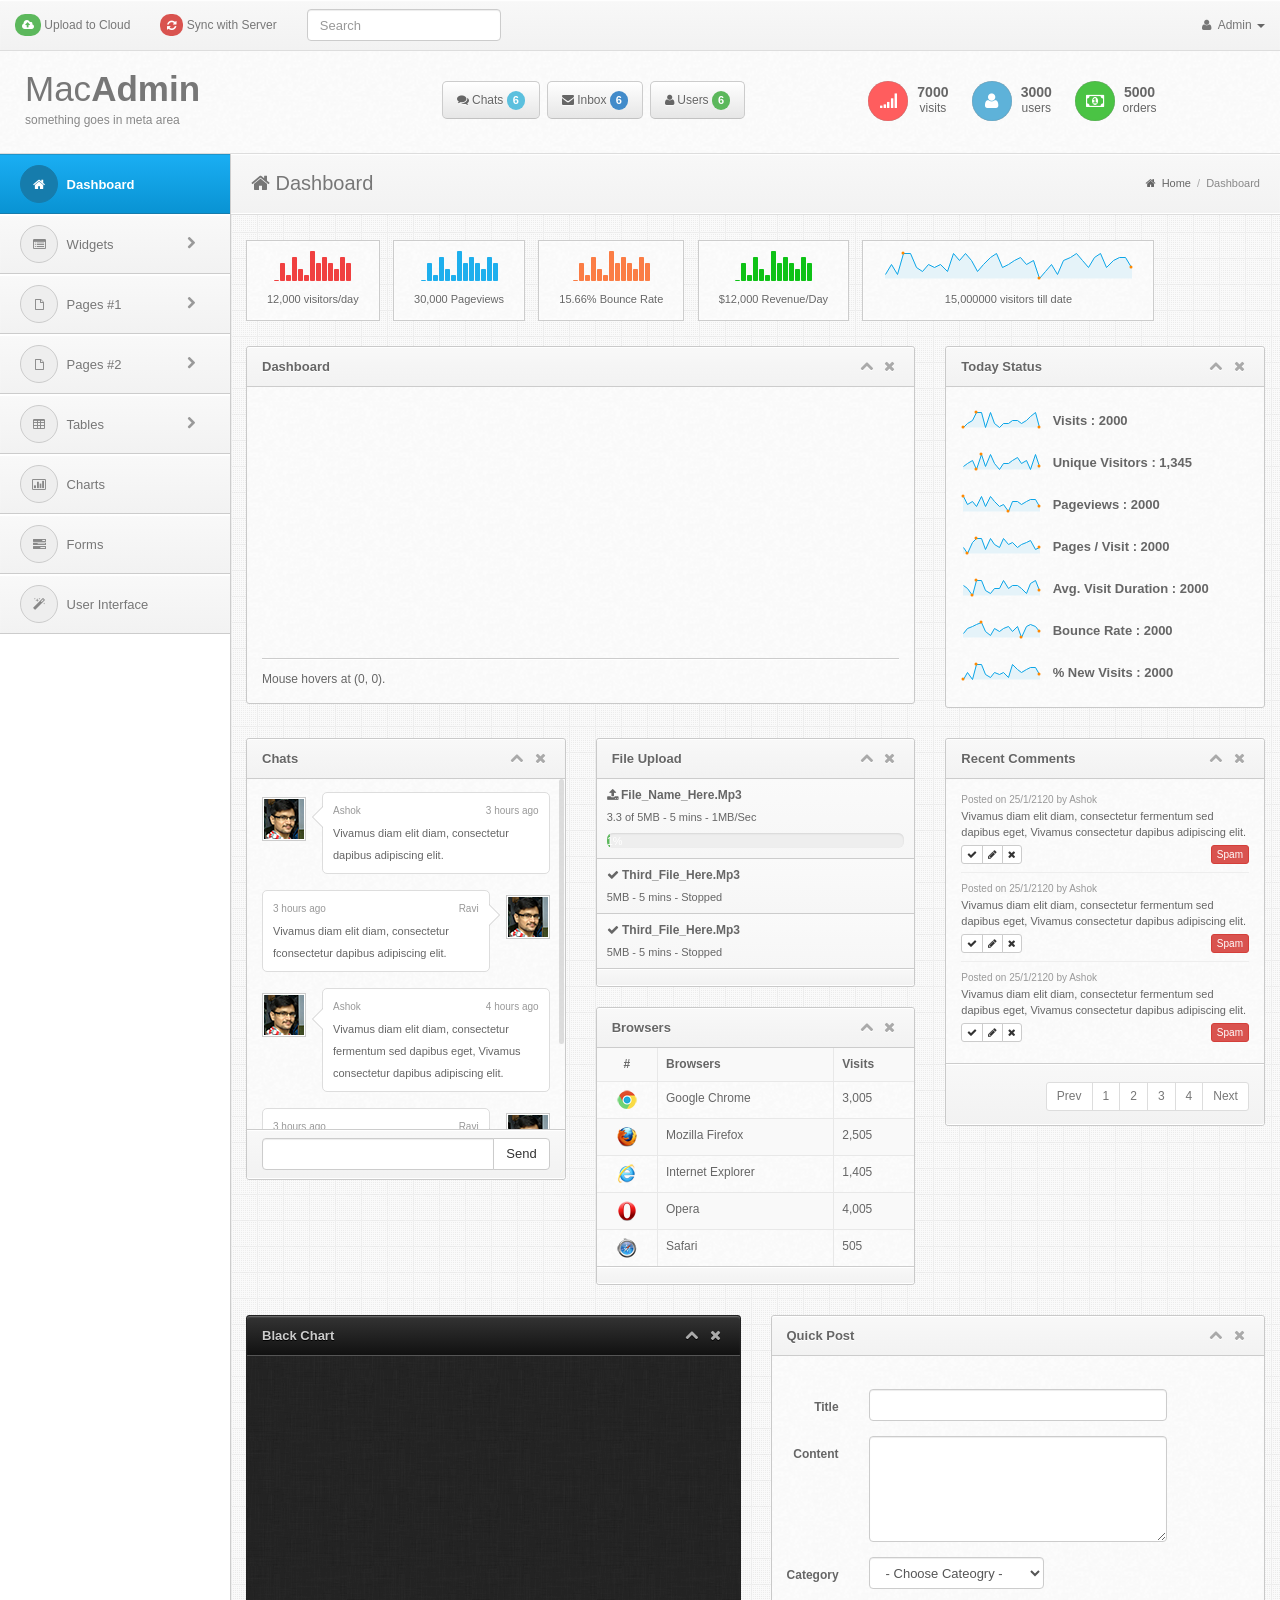
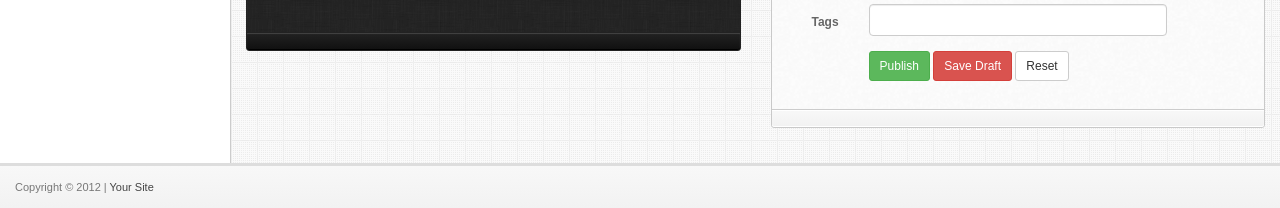
<file: themes/backend/macadmin/index.html>
<!DOCTYPE html>
<html lang="en">
<head>
  <meta http-equiv="Content-Type" content="text/html; charset=UTF-8">
  <meta charset="utf-8">
  <!-- Title and other stuffs -->
  <title>Dashboard - MacAdmin</title>
  <meta name="viewport" content="width=device-width, initial-scale=1.0">
  <meta name="description" content="">
  <meta name="keywords" content="">
  <meta name="author" content="">


  <!-- Stylesheets -->
  <link href="css/bootstrap.min.css" rel="stylesheet">
  <!-- Font awesome icon -->
  <link rel="stylesheet" href="css/font-awesome.min.css"> 
  <!-- jQuery UI -->
  <link rel="stylesheet" href="css/jquery-ui.css"> 
  <!-- Calendar -->
  <link rel="stylesheet" href="css/fullcalendar.css">
  <!-- prettyPhoto -->
  <link rel="stylesheet" href="css/prettyPhoto.css">  
  <!-- Star rating -->
  <link rel="stylesheet" href="css/rateit.css">
  <!-- Date picker -->
  <link rel="stylesheet" href="css/bootstrap-datetimepicker.min.css">
  <!-- CLEditor -->
  <link rel="stylesheet" href="css/jquery.cleditor.css"> 
  <!-- Data tables -->
  <link rel="stylesheet" href="css/jquery.dataTables.css"> 
  <!-- Bootstrap toggle -->
  <link rel="stylesheet" href="css/jquery.onoff.css">
  <!-- Main stylesheet -->
  <link href="css/style.css" rel="stylesheet">
  <!-- Widgets stylesheet -->
  <link href="css/widgets.css" rel="stylesheet">   
  
  <script src="js/respond.min.js"></script>
  <!--[if lt IE 9]>
  <script src="js/html5shiv.js"></script>
  <![endif]-->

  <!-- Favicon -->
  <link rel="shortcut icon" href="img/favicon/favicon.png">
</head>

<body>

<div class="navbar navbar-fixed-top bs-docs-nav" role="banner">
  
    <div class="conjtainer">
      <!-- Menu button for smallar screens -->
      <div class="navbar-header">
		  <button class="navbar-toggle btn-navbar" type="button" data-toggle="collapse" data-target=".bs-navbar-collapse">
			<span>Menu</span>
		  </button>
		  <!-- Site name for smallar screens -->
		  <a href="index.html" class="navbar-brand hidden-lg">MacBeth</a>
		</div>
      
      

      <!-- Navigation starts -->
      <nav class="collapse navbar-collapse bs-navbar-collapse" role="navigation">         

        <ul class="nav navbar-nav">  

          <!-- Upload to server link. Class "dropdown-big" creates big dropdown -->
          <li class="dropdown dropdown-big">
            <a href="#" class="dropdown-toggle" data-toggle="dropdown"><span class="label label-success"><i class="fa fa-cloud-upload"></i></span> Upload to Cloud</a>
            <!-- Dropdown -->
            <ul class="dropdown-menu">
              <li>
                <!-- Progress bar -->
                <p>Photo Upload in Progress</p>
                <!-- Bootstrap progress bar -->
                <div class="progress progress-striped active">
					<div class="progress-bar progress-bar-info"  role="progressbar" aria-valuenow="40" aria-valuemin="0" aria-valuemax="100" style="width: 40%">
						<span class="sr-only">40% Complete</span>
					</div>
			    </div>

                <hr />

                <!-- Progress bar -->
                <p>Video Upload in Progress</p>
                <!-- Bootstrap progress bar -->
                <div class="progress progress-striped active">
					<div class="progress-bar progress-bar-success"  role="progressbar" aria-valuenow="80" aria-valuemin="0" aria-valuemax="100" style="width: 80%">
						<span class="sr-only">80% Complete</span>
					</div>
			    </div> 

                <hr />             

                <!-- Dropdown menu footer -->
                <div class="drop-foot">
                  <a href="#">View All</a>
                </div>

              </li>
            </ul>
          </li>

          <!-- Sync to server link -->
          <li class="dropdown dropdown-big">
            <a href="#" class="dropdown-toggle" data-toggle="dropdown"><span class="label label-danger"><i class="fa fa-refresh"></i></span> Sync with Server</a>
            <!-- Dropdown -->
            <ul class="dropdown-menu">
              <li>
                <!-- Using "icon-spin" class to rotate icon. -->
                <p><span class="label label-info"><i class="fa fa-cloud"></i></span> Syncing Members Lists to Server</p>
                <hr />
                <p><span class="label label-warning"><i class="fa fa-cloud"></i></span> Syncing Bookmarks Lists to Cloud</p>

                <hr />

                <!-- Dropdown menu footer -->
                <div class="drop-foot">
                  <a href="#">View All</a>
                </div>

              </li>
            </ul>
          </li>

        </ul>

        <!-- Search form -->
        <form class="navbar-form navbar-left" role="search">
			<div class="form-group">
				<input type="text" class="form-control" placeholder="Search">
			</div>
		</form>
        <!-- Links -->
        <ul class="nav navbar-nav pull-right">
          <li class="dropdown pull-right">            
            <a data-toggle="dropdown" class="dropdown-toggle" href="#">
              <i class="fa fa-user"></i> Admin <b class="caret"></b>              
            </a>
            
            <!-- Dropdown menu -->
            <ul class="dropdown-menu">
              <li><a href="#"><i class="fa fa-user"></i> Profile</a></li>
              <li><a href="#"><i class="fa fa-cogs"></i> Settings</a></li>
              <li><a href="login.html"><i class="fa fa-sign-out"></i> Logout</a></li>
            </ul>
          </li>
          
        </ul>
      </nav>

    </div>
  </div>


<!-- Header starts -->
  <header>
    <div class="container">
      <div class="row">

        <!-- Logo section -->
        <div class="col-md-4">
          <!-- Logo. -->
          <div class="logo">
            <h1><a href="#">Mac<span class="bold">Admin</span></a></h1>
            <p class="meta">something goes in meta area</p>
          </div>
          <!-- Logo ends -->
        </div>

        <!-- Button section -->
        <div class="col-md-4">

          <!-- Buttons -->
          <ul class="nav nav-pills">

            <!-- Comment button with number of latest comments count -->
            <li class="dropdown dropdown-big">
              <a class="dropdown-toggle" href="#" data-toggle="dropdown">
                <i class="fa fa-comments"></i> Chats <span   class="label label-info">6</span> 
              </a>

                <ul class="dropdown-menu">
                  <li>
                    <!-- Heading - h5 -->
                    <h5><i class="fa fa-comments"></i> Chats</h5>
                    <!-- Use hr tag to add border -->
                    <hr />
                  </li>
                  <li>
                    <!-- List item heading h6 -->
                    <h6><a href="#">Hi :)</a> <span class="label label-warning pull-right">10:42</span></h6>
                    <div class="clearfix"></div>
                    <hr />
                  </li>
                  <li>
                    <h6><a href="#">How are you?</a> <span class="label label-warning pull-right">20:42</span></h6>
                    <div class="clearfix"></div>
                    <hr />
                  </li>
                  <li>
                    <h6><a href="#">What are you doing?</a> <span class="label label-warning pull-right">14:42</span></h6>
                    <div class="clearfix"></div>
                    <hr />
                  </li>                  
                  <li>
                    <div class="drop-foot">
                      <a href="#">View All</a>
                    </div>
                  </li>                                    
                </ul>
            </li>

            <!-- Message button with number of latest messages count-->
            <li class="dropdown dropdown-big">
              <a class="dropdown-toggle" href="#" data-toggle="dropdown">
                <i class="fa fa-envelope"></i> Inbox <span class="label label-primary">6</span> 
              </a>

                <ul class="dropdown-menu">
                  <li>
                    <!-- Heading - h5 -->
                    <h5><i class="fa fa-envelope"></i> Messages</h5>
                    <!-- Use hr tag to add border -->
                    <hr />
                  </li>
                  <li>
                    <!-- List item heading h6 -->
                    <h6><a href="#">Hello how are you?</a></h6>
                    <!-- List item para -->
                    <p>Quisque eu consectetur erat eget  semper...</p>
                    <hr />
                  </li>
                  <li>
                    <h6><a href="#">Today is wonderful?</a></h6>
                    <p>Quisque eu consectetur erat eget  semper...</p>
                    <hr />
                  </li>
                  <li>
                    <div class="drop-foot">
                      <a href="#">View All</a>
                    </div>
                  </li>                                    
                </ul>
            </li>

            <!-- Members button with number of latest members count -->
            <li class="dropdown dropdown-big">
              <a class="dropdown-toggle" href="#" data-toggle="dropdown">
                <i class="fa fa-user"></i> Users <span   class="label label-success">6</span> 
              </a>

                <ul class="dropdown-menu">
                  <li>
                    <!-- Heading - h5 -->
                    <h5><i class="fa fa-user"></i> Users</h5>
                    <!-- Use hr tag to add border -->
                    <hr />
                  </li>
                  <li>
                    <!-- List item heading h6-->
                    <h6><a href="#">Ravi Kumar</a> <span class="label label-warning pull-right">Free</span></h6>
                    <div class="clearfix"></div>
                    <hr />
                  </li>
                  <li>
                    <h6><a href="#">Balaji</a> <span class="label label-important pull-right">Premium</span></h6>
                    <div class="clearfix"></div>
                    <hr />
                  </li>
                  <li>
                    <h6><a href="#">Kumarasamy</a> <span class="label label-warning pull-right">Free</span></h6>
                    <div class="clearfix"></div>
                    <hr />
                  </li>                  
                  <li>
                    <div class="drop-foot">
                      <a href="#">View All</a>
                    </div>
                  </li>                                    
                </ul>
            </li> 

          </ul>

        </div>

        <!-- Data section -->

        <div class="col-md-4">
          <div class="header-data">

            <!-- Traffic data -->
            <div class="hdata">
              <div class="mcol-left">
                <!-- Icon with red background -->
                <i class="fa fa-signal bred"></i> 
              </div>
              <div class="mcol-right">
                <!-- Number of visitors -->
                <p><a href="#">7000</a> <em>visits</em></p>
              </div>
              <div class="clearfix"></div>
            </div>

            <!-- Members data -->
            <div class="hdata">
              <div class="mcol-left">
                <!-- Icon with blue background -->
                <i class="fa fa-user bblue"></i> 
              </div>
              <div class="mcol-right">
                <!-- Number of visitors -->
                <p><a href="#">3000</a> <em>users</em></p>
              </div>
              <div class="clearfix"></div>
            </div>

            <!-- revenue data -->
            <div class="hdata">
              <div class="mcol-left">
                <!-- Icon with green background -->
                <i class="fa fa-money bgreen"></i> 
              </div>
              <div class="mcol-right">
                <!-- Number of visitors -->
                <p><a href="#">5000</a><em>orders</em></p>
              </div>
              <div class="clearfix"></div>
            </div>                        

          </div>
        </div>

      </div>
    </div>
  </header>

<!-- Header ends -->

<!-- Main content starts -->

<div class="content">

  	<!-- Sidebar -->
    <div class="sidebar">
        <div class="sidebar-dropdown"><a href="#">Navigation</a></div>

        <!--- Sidebar navigation -->
        <!-- If the main navigation has sub navigation, then add the class "has_sub" to "li" of main navigation. -->
        <ul id="nav">
          <!-- Main menu with font awesome icon -->
          <li class="open"><a href="index.html"><i class="fa fa-home"></i> Dashboard</a>
            <!-- Sub menu markup 
            <ul>
              <li><a href="#">Submenu #1</a></li>
              <li><a href="#">Submenu #2</a></li>
              <li><a href="#">Submenu #3</a></li>
            </ul>-->
          </li>
          <li class="has_sub">
			<a href="#"><i class="fa fa-list-alt"></i> Widgets  <span class="pull-right"><i class="fa fa-chevron-right"></i></span></a>
            <ul>
              <li><a href="widgets1.html">Widgets #1</a></li>
              <li><a href="widgets2.html">Widgets #2</a></li>
              <li><a href="widgets3.html">Widgets #3</a></li>
            </ul>
          </li>  
          <li class="has_sub">
			<a href="#"><i class="fa fa-file-o"></i> Pages #1  <span class="pull-right"><i class="fa fa-chevron-right"></i></span></a>
            <ul>
              <li><a href="post.html">Post</a></li>
              <li><a href="login.html">Login</a></li>
              <li><a href="register.html">Register</a></li>
              <li><a href="support.html">Support</a></li>
              <li><a href="invoice.html">Invoice</a></li>
              <li><a href="gallery.html">Gallery</a></li>
            </ul>
          </li> 
          <li class="has_sub">
			<a href="#"><i class="fa fa-file-o"></i> Pages #2  <span class="pull-right"><i class="fa fa-chevron-right"></i></span></a>
            <ul>
              <li><a href="media.html">Media</a></li>
              <li><a href="statement.html">Statement</a></li>
              <li><a href="error.html">Error</a></li>
              <li><a href="error-log.html">Error Log</a></li>
              <li><a href="calendar.html">Calendar</a></li>
              <li><a href="grid.html">Grid</a></li>
            </ul>
          </li>    
		  <li class="has_sub"><a href="#"><i class="fa fa-table"></i> Tables  <span class="pull-right"><i class="fa fa-chevron-right"></i></span></a>
            <ul>
              <li><a href="tables.html">Tables</a></li>
              <li><a href="dynamic-tables.html">Dynamic Tables</a></li>
            </ul>
          </li>		  
          <li><a href="charts.html"><i class="fa fa-bar-chart-o"></i> Charts</a></li> 
          <li><a href="forms.html"><i class="fa fa-tasks"></i> Forms</a></li>
          <li><a href="ui.html"><i class="fa fa-magic"></i> User Interface</a></li>
        </ul>
    </div>

    <!-- Sidebar ends -->

  	  	<!-- Main bar -->
  	<div class="mainbar">
      
	    <!-- Page heading -->
	    <div class="page-head">
	      <h2 class="pull-left"><i class="fa fa-home"></i> Dashboard</h2>

        <!-- Breadcrumb -->
        <div class="bread-crumb pull-right">
          <a href="index.html"><i class="fa fa-home"></i> Home</a> 
          <!-- Divider -->
          <span class="divider">/</span> 
          <a href="#" class="bread-current">Dashboard</a>
        </div>

        <div class="clearfix"></div>

	    </div>
	    <!-- Page heading ends -->



	    <!-- Matter -->

	    <div class="matter">
        <div class="container">

          <!-- Today status. jQuery Sparkline plugin used. -->

          <div class="row">
            <div class="col-md-12"> 
              <!-- List starts -->
              <ul class="today-datas">
                <!-- List #1 -->
                <li>
                  <!-- Graph -->
                  <div><span id="todayspark1" class="spark"></span></div>
                  <!-- Text -->
                  <div class="datas-text">12,000 visitors/day</div>
                </li>
                <li>
                  <div><span id="todayspark2" class="spark"></span></div>
                  <div class="datas-text">30,000 Pageviews</div>
                </li>
                <li>
                  <div><span id="todayspark3" class="spark"></span></div>
                  <div class="datas-text">15.66% Bounce Rate</div>
                </li>
                <li>
                  <div><span id="todayspark4" class="spark"></span></div>
                  <div class="datas-text">$12,000 Revenue/Day</div>
                </li> 
                <li>
                  <div><span id="todayspark5" class="spark"></span></div>
                  <div class="datas-text">15,000000 visitors till date</div>
                </li>                                                                                                              
              </ul> 
            </div>
          </div>

          <!-- Today status ends -->

          <!-- Dashboard Graph starts -->

          <div class="row">
            <div class="col-md-8">

              <!-- Widget -->
              <div class="widget">
                <!-- Widget head -->
                <div class="widget-head">
                  <div class="pull-left">Dashboard</div>
                  <div class="widget-icons pull-right">
                    <a href="#" class="wminimize"><i class="fa fa-chevron-up"></i></a> 
                    <a href="#" class="wclose"><i class="fa fa-times"></i></a>
                  </div>  
                  <div class="clearfix"></div>
                </div>              

                <!-- Widget content -->
                <div class="widget-content">
                  <div class="padd">

                    <!-- Curve chart (Blue color). jQuery Flot plugin used. -->
                    <div id="curve-chart"></div>

                    <hr />
                    <!-- Hover location -->
                    <div id="hoverdata">Mouse hovers at
                    (<span id="x">0</span>, <span id="y">0</span>). <span id="clickdata"></span></div>          

                    <!-- Skil this line. <div class="uni"><input id="enableTooltip" type="checkbox">Enable tooltip</div> -->

                  </div>
                </div>
                <!-- Widget ends -->

              </div>
            </div>

            <div class="col-md-4">

              <div class="widget">

                <div class="widget-head">
                  <div class="pull-left">Today Status</div>
                  <div class="widget-icons pull-right">
                    <a href="#" class="wminimize"><i class="fa fa-chevron-up"></i></a> 
                    <a href="#" class="wclose"><i class="fa fa-times"></i></a>
                  </div>  
                  <div class="clearfix"></div>
                </div>             

                <div class="widget-content">
                  <div class="padd">

                    <!-- Visitors, pageview, bounce rate, etc., Sparklines plugin used -->
                    <ul class="current-status">
                      <li>
                        <span id="status1"></span> <span class="bold">Visits : 2000</span>
                      </li>
                      <li>
                        <span id="status2"></span> <span class="bold">Unique Visitors : 1,345</span>
                      </li>
                      <li>
                        <span id="status3"></span> <span class="bold">Pageviews : 2000</span>
                      </li>
                      <li>
                        <span id="status4"></span> <span class="bold">Pages / Visit : 2000</span>
                      </li>
                      <li>
                        <span id="status5"></span> <span class="bold">Avg. Visit Duration : 2000</span>
                      </li>
                      <li>
                        <span id="status6"></span> <span class="bold">Bounce Rate : 2000</span>
                      </li>   
                      <li>
                        <span id="status7"></span> <span class="bold">% New Visits : 2000</span>
                      </li>                                                                                                            
                    </ul>

                  </div>
                </div>

              </div>

            </div>
          </div>
          <!-- Dashboard graph ends -->

          <!-- Chats, File upload and Recent Comments -->
          <div class="row">

            <div class="col-md-4">
              <!-- Widget -->
              <div class="widget">
                <!-- Widget title -->
                <div class="widget-head">
                  <div class="pull-left">Chats</div>
                  <div class="widget-icons pull-right">
                    <a href="#" class="wminimize"><i class="fa fa-chevron-up"></i></a> 
                    <a href="#" class="wclose"><i class="fa fa-times"></i></a>
                  </div>  
                  <div class="clearfix"></div>
                </div>

                <div class="widget-content">
                  <!-- Widget content -->
				  
				  <!-- Below class "scroll-chat" will add nice scroll bar. It uses Slim Scroll jQuery plugin. Check custom.js for the code -->
                  <div class="padd scroll-chat">
                    
                    <ul class="chats">

                      <!-- Chat by us. Use the class "by-me". -->
                      <li class="by-me">
                        <!-- Use the class "pull-left" in avatar -->
                        <div class="avatar pull-left">
                          <img src="img/user.jpg" alt=""/>
                        </div>

                        <div class="chat-content">
                          <!-- In meta area, first include "name" and then "time" -->
                          <div class="chat-meta">Ashok <span class="pull-right">3 hours ago</span></div>
                          Vivamus diam elit diam, consectetur dapibus adipiscing elit.
                          <div class="clearfix"></div>
                        </div>
                      </li> 

                      <!-- Chat by other. Use the class "by-other". -->
                      <li class="by-other">
                        <!-- Use the class "pull-right" in avatar -->
                        <div class="avatar pull-right">
                          <img src="img/user.jpg" alt=""/>
                        </div>

                        <div class="chat-content">
                          <!-- In the chat meta, first include "time" then "name" -->
                          <div class="chat-meta">3 hours ago <span class="pull-right">Ravi</span></div>
                          Vivamus diam elit diam, consectetur fconsectetur dapibus adipiscing elit.
                          <div class="clearfix"></div>
                        </div>
                      </li>   

                      <li class="by-me">
                        <div class="avatar pull-left">
                          <img src="img/user.jpg" alt=""/>
                        </div>

                        <div class="chat-content">
                          <div class="chat-meta">Ashok <span class="pull-right">4 hours ago</span></div>
                          Vivamus diam elit diam, consectetur fermentum sed dapibus eget, Vivamus consectetur dapibus adipiscing elit.
                          <div class="clearfix"></div>
                        </div>
                      </li>  

                      <li class="by-other">
                        <!-- Use the class "pull-right" in avatar -->
                        <div class="avatar pull-right">
                          <img src="img/user.jpg" alt=""/>
                        </div>

                        <div class="chat-content">
                          <!-- In the chat meta, first include "time" then "name" -->
                          <div class="chat-meta">3 hours ago <span class="pull-right">Ravi</span></div>
                          Vivamus diam elit diam, consectetur fermentum sed dapibus eget, Vivamus consectetur dapibus adipiscing elit.
                          <div class="clearfix"></div>
                        </div>
                      </li>                                                                                  

                    </ul>

                  </div>
                  <!-- Widget footer -->
                  <div class="widget-foot">
				  
					<div class="input-group">
					  <input type="text" class="form-control">
					  <span class="input-group-btn">
						<button class="btn btn-default" type="button">Send</button>
					  </span>
					</div>
					
                  </div>
                </div>


              </div> 
            </div>


            <!-- File Upload widget -->
            <div class="col-md-4">
              <div class="widget">
                <!-- Widget title -->
                <div class="widget-head">
                  <div class="pull-left">File Upload</div>
                  <div class="widget-icons pull-right">
                    <a href="#" class="wminimize"><i class="fa fa-chevron-up"></i></a> 
                    <a href="#" class="wclose"><i class="fa fa-times"></i></a>
                  </div>  
                  <div class="clearfix"></div>
                </div>

                <div class="widget-content">
                  <!-- Widget content -->
                  <ul class="file-upload">

                    <li>
                      <strong><i class="fa fa-upload"></i> File_Name_Here.Mp3</strong>
                      <div class="file-meta">3.3 of 5MB - 5 mins - 1MB/Sec</div>

                      <div class="progress progress-animated progress-striped">
						  <div class="progress-bar progress-bar-success" data-percentage="100">
							<span class="sr-only">100 % completed</span>
						  </div>
					  </div>
                    </li>

                    <li>
                      <strong><i class="fa fa-check"></i> Third_File_Here.Mp3</strong>
                      <div class="file-meta">5MB - 5 mins - Stopped</div>
                    </li>                        

                    <li>
                      <strong><i class="fa fa-check"></i> Third_File_Here.Mp3</strong>
                      <div class="file-meta">5MB - 5 mins - Stopped</div>
                    </li>                                                                                                                      
                  </ul>

                  <div class="widget-foot">
                  </div>

                </div>
              </div>

              <div class="widget">
                <!-- Widget title -->
                <div class="widget-head">
                  <div class="pull-left">Browsers</div>
                  <div class="widget-icons pull-right">
                    <a href="#" class="wminimize"><i class="fa fa-chevron-up"></i></a> 
                    <a href="#" class="wclose"><i class="fa fa-times"></i></a>
                  </div>  
                  <div class="clearfix"></div>
                </div>
                <div class="widget-content referrer">
                  <!-- Widget content -->
                  
                  <table class="table table-striped table-bordered table-hover">
                    <tr>
                      <th><center>#</center></th>
                      <th>Browsers</th>
                      <th>Visits</th>
                    </tr>
                    <tr>
                      <td><img src="img/icons/chrome.png" alt="" />
                      <td>Google Chrome</td>
                      <td>3,005</td>
                    </tr> 
                    <tr>
                      <td><img src="img/icons/firefox.png" alt="" />
                      <td>Mozilla Firefox</td>
                      <td>2,505</td>
                    </tr> 
                    <tr>
                      <td><img src="img/icons/ie.png" alt="" />
                      <td>Internet Explorer</td>
                      <td>1,405</td>
                    </tr> 
                    <tr>
                      <td><img src="img/icons/opera.png" alt="" />
                      <td>Opera</td>
                      <td>4,005</td>
                    </tr> 
                    <tr>
                      <td><img src="img/icons/safari.png" alt="" />
                      <td>Safari</td>
                      <td>505</td>
                    </tr>                                                                    
                  </table>

                  <div class="widget-foot">
                  </div>
                </div>
              </div>

            </div>


            <div class="col-md-4">
              <!-- Widget -->
              <div class="widget">
                <!-- Widget title -->
                <div class="widget-head">
                  <div class="pull-left">Recent Comments</div>
                  <div class="widget-icons pull-right">
                    <a href="#" class="wminimize"><i class="fa fa-chevron-up"></i></a> 
                    <a href="#" class="wclose"><i class="fa fa-times"></i></a>
                  </div>  
                  <div class="clearfix"></div>
                </div>
                <div class="widget-content">
                  <!-- Widget content -->
                  <div class="padd">

                    <ul class="recent">


                      <li>

                        <div class="recent-content">
                          <div class="recent-meta">Posted on 25/1/2120 by Ashok</div>
                          <div>Vivamus diam elit diam, consectetur fermentum sed dapibus eget, Vivamus consectetur dapibus adipiscing elit.
                          </div>

                          <div class="btn-group">
                            <button class="btn btn-xs btn-default"><i class="fa fa-check"></i> </button>
                            <button class="btn btn-xs btn-default"><i class="fa fa-pencil"></i> </button>
                            <button class="btn btn-xs btn-default"><i class="fa fa-times"></i> </button>
                          </div>

                          <button class="btn btn-xs btn-danger pull-right">Spam</button>

                          <div class="clearfix"></div>
                        </div>
                      </li>



                      <li>

                        <div class="recent-content">
                          <div class="recent-meta">Posted on 25/1/2120 by Ashok</div>
                          <div>Vivamus diam elit diam, consectetur fermentum sed dapibus eget, Vivamus consectetur dapibus adipiscing elit.
                          </div>

                          <div class="btn-group">
                            <button class="btn btn-xs btn-default"><i class="fa fa-check"></i> </button>
                            <button class="btn btn-xs btn-default"><i class="fa fa-pencil"></i> </button>
                            <button class="btn btn-xs btn-default"><i class="fa fa-times"></i> </button>
                          </div>

                          <button class="btn btn-xs btn-danger pull-right">Spam</button>

                          <div class="clearfix"></div>
                        </div>
                      </li>



                      <li>

                        <div class="recent-content">
                          <div class="recent-meta">Posted on 25/1/2120 by Ashok</div>
                          <div>Vivamus diam elit diam, consectetur fermentum sed dapibus eget, Vivamus consectetur dapibus adipiscing elit.
                          </div>

                          <div class="btn-group">
                            <button class="btn btn-xs btn-default"><i class="fa fa-check"></i> </button>
                            <button class="btn btn-xs btn-default"><i class="fa fa-pencil"></i> </button>
                            <button class="btn btn-xs btn-default"><i class="fa fa-times"></i> </button>
                          </div>

                          <button class="btn btn-xs btn-danger pull-right">Spam</button>

                          <div class="clearfix"></div>
                        </div>
                      </li>                                        


                    </ul>

                  </div>
                  <!-- Widget footer -->
                  <div class="widget-foot">
                    
                    
                      <ul class="pagination pagination-sm pull-right">
                        <li><a href="#">Prev</a></li>
                        <li><a href="#">1</a></li>
                        <li><a href="#">2</a></li>
                        <li><a href="#">3</a></li>
                        <li><a href="#">4</a></li>
                        <li><a href="#">Next</a></li>
                      </ul>
                   
                    <div class="clearfix"></div>

                  </div>
                </div>  

              </div> 

            </div>
          </div>


          <div class="row">
            <div class="col-md-6">
              <div class="widget wblack">
                <div class="widget-head">
                  <div class="pull-left">Black Chart</div>
                  <div class="widget-icons pull-right">
                    <a href="#" class="wminimize"><i class="fa fa-chevron-up"></i></a> 
                    <a href="#" class="wclose"><i class="fa fa-times"></i></a>
                  </div>  
                  <div class="clearfix"></div>
                </div>
                <div class="widget-content">
                  <div class="padd">
                    
                   <div id="bar-chart"></div>

                  </div>
                  <div class="widget-foot">
                    <!-- Footer goes here -->
                  </div>
                </div>
              </div> 
            </div>
            <div class="col-md-6">
              <div class="widget">
                <div class="widget-head">
                  <div class="pull-left">Quick Post</div>
                  <div class="widget-icons pull-right">
                    <a href="#" class="wminimize"><i class="fa fa-chevron-up"></i></a> 
                    <a href="#" class="wclose"><i class="fa fa-times"></i></a>
                  </div>  
                  <div class="clearfix"></div>
                </div>
                <div class="widget-content">
                  <div class="padd">
                    
                      <div class="form quick-post">
                                      <!-- Edit profile form (not working)-->
                                      <form class="form-horizontal">
                                          <!-- Title -->
                                          <div class="form-group">
                                            <label class="control-label col-lg-2" for="title">Title</label>
                                            <div class="col-lg-8"> 
                                              <input type="text" class="form-control" id="title">
                                            </div>
                                          </div>   
                                          <!-- Content -->
                                          <div class="form-group">
                                            <label class="control-label col-lg-2" for="content">Content</label>
                                            <div class="col-lg-8">
                                              <textarea class="form-control" rows="5" id="content"></textarea>
                                            </div>
                                          </div>                           
                                          <!-- Cateogry -->
                                          <div class="form-group">
                                            <label class="control-label col-lg-2">Category</label>
                                            <div class="col-lg-5">                               
                                                <select class="form-control">
                                                  <option value="">- Choose Cateogry -</option>
                                                  <option value="1">General</option>
                                                  <option value="2">News</option>
                                                  <option value="3">Media</option>
                                                  <option value="4">Funny</option>
                                                </select>  
                                            </div>
                                          </div>              
                                          <!-- Tags -->
                                          <div class="form-group">
                                            <label class="control-label col-lg-2" for="tags">Tags</label>
                                            <div class="col-lg-8">
                                              <input type="text" class="form-control" id="tags">
                                            </div>
                                          </div>
                                          
                                          <!-- Buttons -->
                                          <div class="form-group">
                                             <!-- Buttons -->
											 <div class="col-lg-offset-2 col-lg-6">
												<button type="submit" class="btn btn-sm btn-success">Publish</button>
												<button type="submit" class="btn btn-sm btn-danger">Save Draft</button>
												<button type="reset" class="btn btn-sm btn-default">Reset</button>
											 </div>
                                          </div>
                                      </form>
                                    </div>
                  

                  </div>
                  <div class="widget-foot">
                    <!-- Footer goes here -->
                  </div>
                </div>
              </div> 
            </div>            
          </div>  


        </div>
		  </div>

		<!-- Matter ends -->

    </div>

   <!-- Mainbar ends -->
   <div class="clearfix"></div>

</div>
<!-- Content ends -->

<!-- Footer starts -->
<footer>
  <div class="container">
    <div class="row">
      <div class="col-md-12">
            <!-- Copyright info -->
            <p class="copy">Copyright &copy; 2012 | <a href="#">Your Site</a> </p>
      </div>
    </div>
  </div>
</footer> 	

<!-- Footer ends -->

<!-- Scroll to top -->
<span class="totop"><a href="#"><i class="fa fa-chevron-up"></i></a></span> 

<!-- JS -->
<script src="js/jquery.js"></script> <!-- jQuery -->
<script src="js/bootstrap.min.js"></script> <!-- Bootstrap -->
<script src="js/jquery-ui.min.js"></script> <!-- jQuery UI -->
<script src="js/fullcalendar.min.js"></script> <!-- Full Google Calendar - Calendar -->
<script src="js/jquery.rateit.min.js"></script> <!-- RateIt - Star rating -->
<script src="js/jquery.prettyPhoto.js"></script> <!-- prettyPhoto -->
<script src="js/jquery.slimscroll.min.js"></script> <!-- jQuery Slim Scroll -->
<script src="js/jquery.dataTables.min.js"></script> <!-- Data tables -->

<!-- jQuery Flot -->
<script src="js/excanvas.min.js"></script>
<script src="js/jquery.flot.js"></script>
<script src="js/jquery.flot.resize.js"></script>
<script src="js/jquery.flot.pie.js"></script>
<script src="js/jquery.flot.stack.js"></script>

<!-- jQuery Notification - Noty -->
<script src="js/jquery.noty.js"></script> <!-- jQuery Notify -->
<script src="js/themes/default.js"></script> <!-- jQuery Notify -->
<script src="js/layouts/bottom.js"></script> <!-- jQuery Notify -->
<script src="js/layouts/topRight.js"></script> <!-- jQuery Notify -->
<script src="js/layouts/top.js"></script> <!-- jQuery Notify -->
<!-- jQuery Notification ends -->

<script src="js/sparklines.js"></script> <!-- Sparklines -->
<script src="js/jquery.cleditor.min.js"></script> <!-- CLEditor -->
<script src="js/bootstrap-datetimepicker.min.js"></script> <!-- Date picker -->
<script src="js/jquery.onoff.min.js"></script> <!-- Bootstrap Toggle -->
<script src="js/filter.js"></script> <!-- Filter for support page -->
<script src="js/custom.js"></script> <!-- Custom codes -->
<script src="js/charts.js"></script> <!-- Charts & Graphs -->

<!-- Script for this page -->
<script type="text/javascript">
$(function () {

    /* Bar Chart starts */

    var d1 = [];
    for (var i = 0; i <= 20; i += 1)
        d1.push([i, parseInt(Math.random() * 30)]);

    var d2 = [];
    for (var i = 0; i <= 20; i += 1)
        d2.push([i, parseInt(Math.random() * 30)]);


    var stack = 0, bars = true, lines = false, steps = false;
    
    function plotWithOptions() {
        $.plot($("#bar-chart"), [ d1, d2 ], {
            series: {
                stack: stack,
                lines: { show: lines, fill: true, steps: steps },
                bars: { show: bars, barWidth: 0.8 }
            },
            grid: {
                borderWidth: 0, hoverable: true, color: "#777"
            },
            colors: ["#ff6c24", "#ff2424"],
            bars: {
                  show: true,
                  lineWidth: 0,
                  fill: true,
                  fillColor: { colors: [ { opacity: 0.9 }, { opacity: 0.8 } ] }
            }
        });
    }

    plotWithOptions();
    
    $(".stackControls input").click(function (e) {
        e.preventDefault();
        stack = $(this).val() == "With stacking" ? true : null;
        plotWithOptions();
    });
    $(".graphControls input").click(function (e) {
        e.preventDefault();
        bars = $(this).val().indexOf("Bars") != -1;
        lines = $(this).val().indexOf("Lines") != -1;
        steps = $(this).val().indexOf("steps") != -1;
        plotWithOptions();
    });

    /* Bar chart ends */

});


/* Curve chart starts */

$(function () {
    var sin = [], cos = [];
    for (var i = 0; i < 14; i += 0.5) {
        sin.push([i, Math.sin(i)]);
        cos.push([i, Math.cos(i)]);
    }

    var plot = $.plot($("#curve-chart"),
           [ { data: sin, label: "sin(x)"}, { data: cos, label: "cos(x)" } ], {
               series: {
                   lines: { show: true, fill: true},
                   points: { show: true }
               },
               grid: { hoverable: true, clickable: true, borderWidth:0 },
               yaxis: { min: -1.2, max: 1.2 },
               colors: ["#1eafed", "#1eafed"]
             });

    function showTooltip(x, y, contents) {
        $('<div id="tooltip">' + contents + '</div>').css( {
            position: 'absolute',
            display: 'none',
            top: y + 5,
            left: x + 5,
            border: '1px solid #000',
            padding: '2px 8px',
            color: '#ccc',
            'background-color': '#000',
            opacity: 0.9
        }).appendTo("body").fadeIn(200);
    }

    var previousPoint = null;
    $("#curve-chart").bind("plothover", function (event, pos, item) {
        $("#x").text(pos.x.toFixed(2));
        $("#y").text(pos.y.toFixed(2));

        if ($("#enableTooltip:checked").length > 0) {
            if (item) {
                if (previousPoint != item.dataIndex) {
                    previousPoint = item.dataIndex;
                    
                    $("#tooltip").remove();
                    var x = item.datapoint[0].toFixed(2),
                        y = item.datapoint[1].toFixed(2);
                    
                    showTooltip(item.pageX, item.pageY, 
                                item.series.label + " of " + x + " = " + y);
                }
            }
            else {
                $("#tooltip").remove();
                previousPoint = null;            
            }
        }
    }); 

    $("#curve-chart").bind("plotclick", function (event, pos, item) {
        if (item) {
            $("#clickdata").text("You clicked point " + item.dataIndex + " in " + item.series.label + ".");
            plot.highlight(item.series, item.datapoint);
        }
    });

});

/* Curve chart ends */
</script>

</body>
</html>
</file>
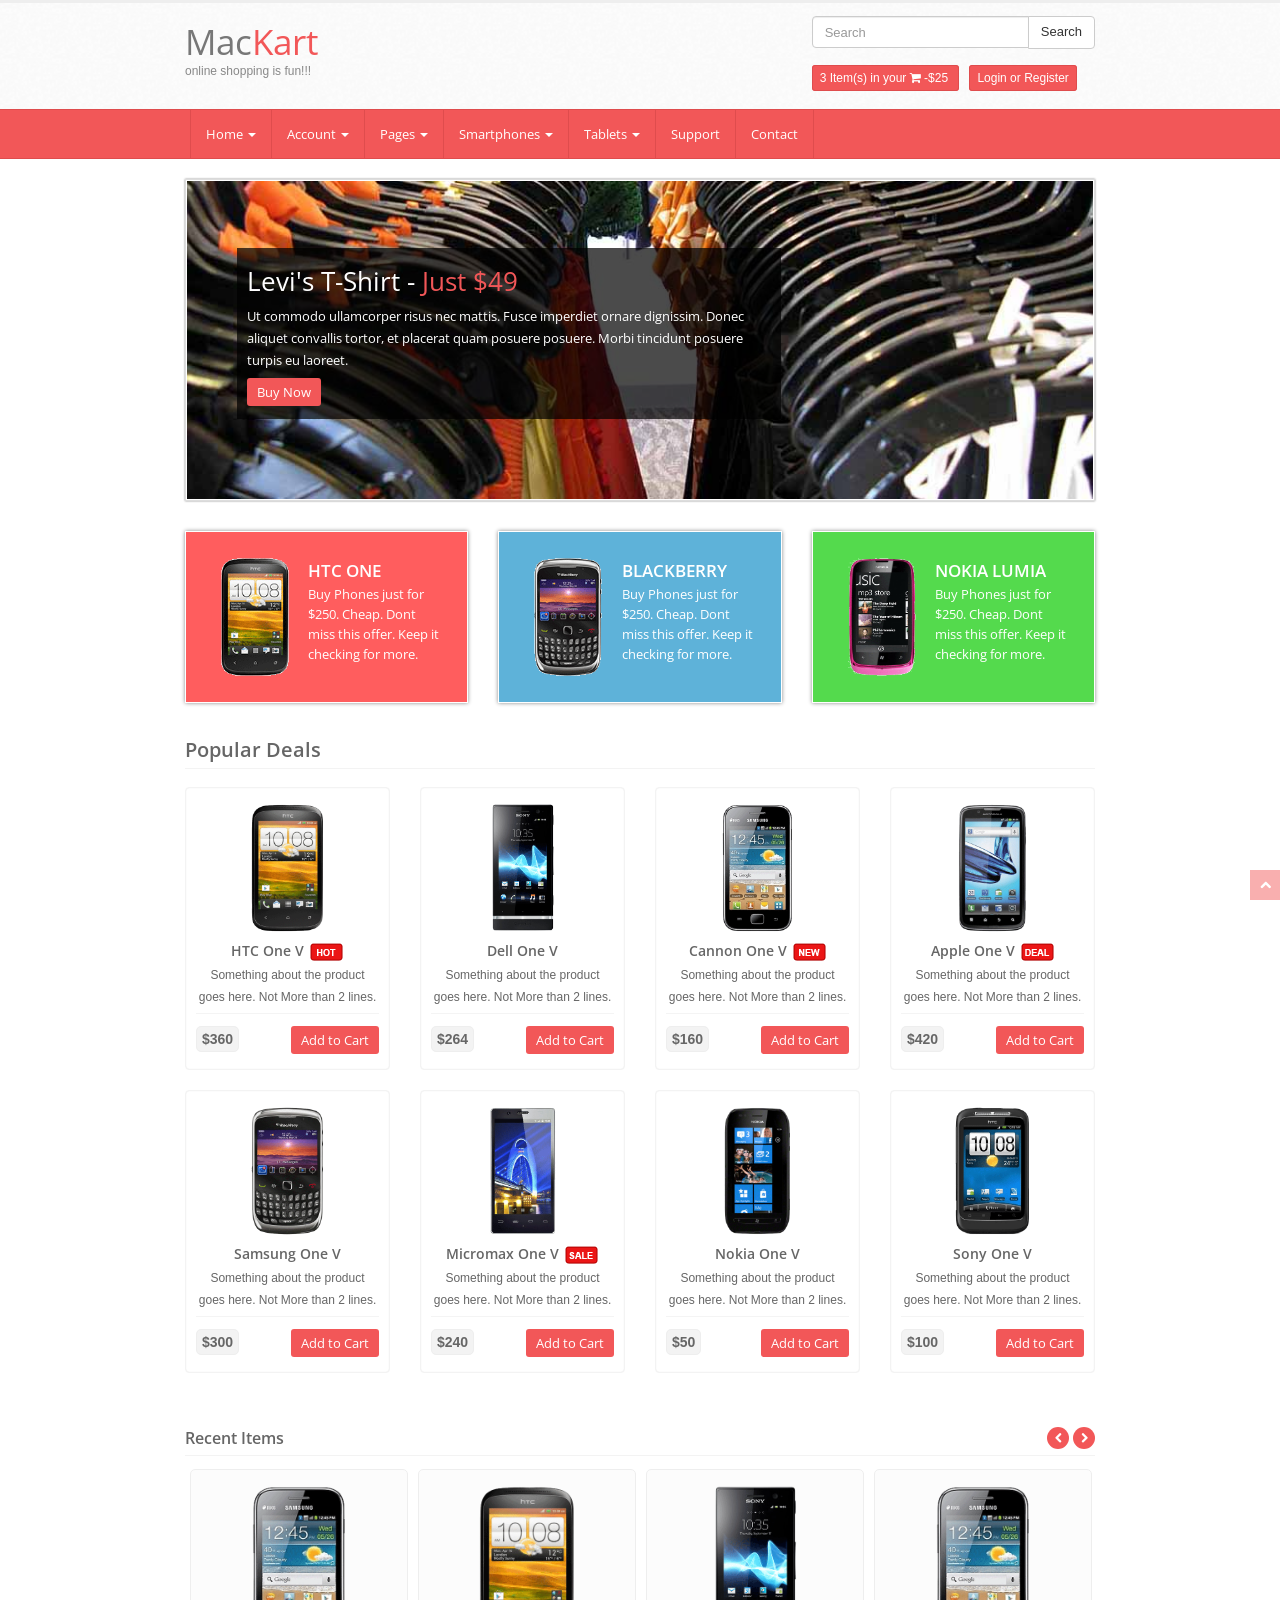
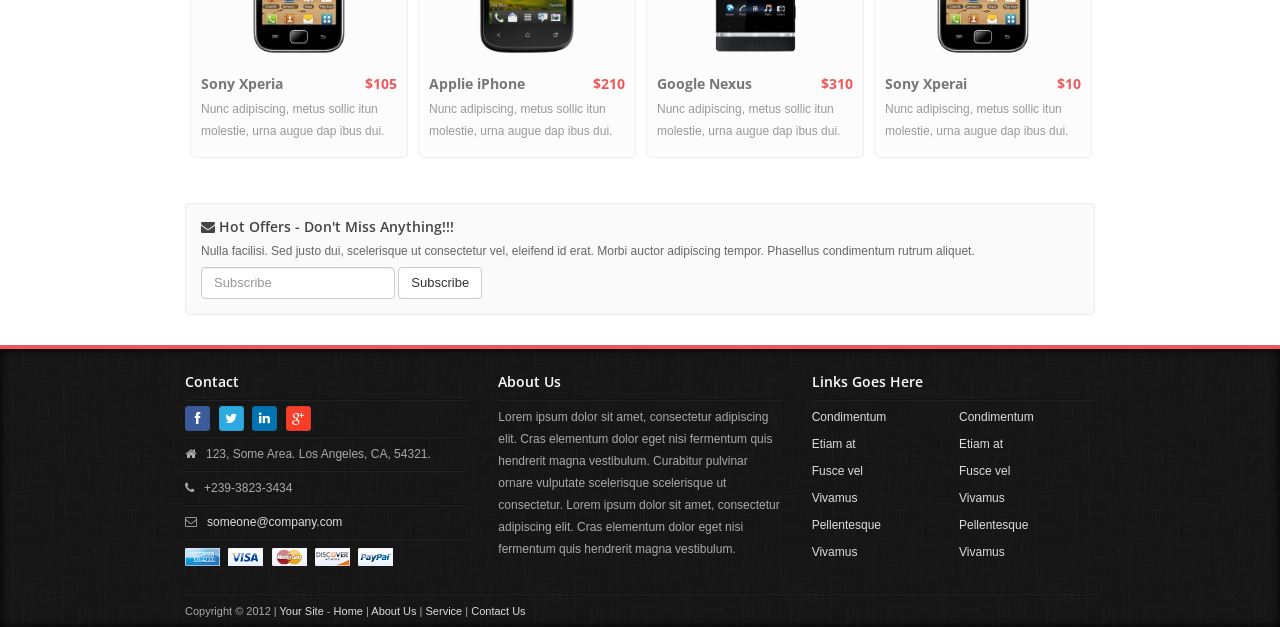
<file: themes/frontend/mackart/index.html>
<!DOCTYPE html>
<html lang="en">
    <head>
        <meta charset="utf-8">
        <!-- Title here -->
        <title>MacKart</title>
        <!-- Description, Keywords and Author -->
        <meta name="description" content="Your description">
        <meta name="keywords" content="Your,Keywords">
        <meta name="author" content="ResponsiveWebInc">

        <meta name="viewport" content="width=device-width, initial-scale=1.0">


        <!-- Styles -->
        <!-- Bootstrap CSS -->
        <link href="css/bootstrap.min.css" rel="stylesheet">
        <!-- Flex slider -->
        <link href="css/flexslider.css" rel="stylesheet">
        <link href="css/owl.carousel.css" rel="stylesheet">
        <link href="css/font-awesome.min.css" rel="stylesheet">
        <!-- Custom CSS -->
        <link href="css/style.css" rel="stylesheet">
        <!-- Stylesheet for Color -->
        <link href="css/red.css" rel="stylesheet">

        <!-- Favicon -->
        <link rel="shortcut icon" href="img/favicon/favicon.png">
    </head>

    <body>

        <!-- Cart, Login and Register form (Modal) -->
        <!-- Cart Modal starts -->
        <div id="cart" class="modal fade">
            <div class="modal-dialog">
                <div class="modal-content">
                    <div class="modal-header">
                        <button type="button" class="close" data-dismiss="modal" aria-hidden="true">×</button>
                        <h4>Shopping Cart</h4>
                    </div>
                    <div class="modal-body">
                        <table class="table table-striped tcart">
                            <thead>
                                <tr>
                                    <th>Name</th>
                                    <th>Quantity</th>
                                    <th>Price</th>
                                </tr>
                            </thead>
                            <tbody>
                                <tr>
                                    <td><a href="single-item.html">HTC One</a></td>
                                    <td>2</td>
                                    <td>$250</td>
                                </tr>
                                <tr>
                                    <td><a href="single-item.html">Apple iPhone</a></td>
                                    <td>1</td>
                                    <td>$502</td>
                                </tr>
                                <tr>
                                    <td><a href="single-item.html">Galaxy Note</a></td>
                                    <td>4</td>
                                    <td>$1303</td>
                                </tr>
                                <tr>
                                    <th></th>
                                    <th>Total</th>
                                    <th>$2405</th>
                                </tr>
                            </tbody>
                        </table>
                    </div>
                    <div class="modal-footer">
                        <a href="index.html" class="btn">Continue Shopping</a>
                        <a href="checkout.html" class="btn btn-danger">Checkout</a>
                    </div>
                </div>
            </div>
        </div>
        <!--/ Cart modal ends -->

        <!-- Login Modal starts -->
        <div id="login" class="modal fade">
            <div class="modal-dialog">
                <div class="modal-content">
                    <div class="modal-header">
                        <button type="button" class="close" data-dismiss="modal" aria-hidden="true">×</button>
                        <h4>Login</h4>
                    </div>
                    <div class="modal-body">
                        <div class="form">
                            <form class="form-horizontal">
                                <div class="form-group">
                                    <label class="control-label col-md-3" for="username">Username</label>
                                    <div class="col-md-7">
                                        <input type="text" class="form-control" id="username">
                                    </div>
                                </div>
                                <div class="form-group">
                                    <label class="control-label col-md-3" for="email">Password</label>
                                    <div class="col-md-7">
                                        <input type="password" class="form-control" id="password">
                                    </div>
                                </div>
                                <div class="form-group">
                                    <div class="col-md-7 col-md-offset-3">
                                        <div class="checkbox inline">
                                            <label>
                                                <input type="checkbox" id="inlineCheckbox1" value="agree"> Remember Password
                                            </label>
                                        </div>
                                    </div>
                                </div>

                                <div class="form-group">
                                    <div class="col-md-7 col-md-offset-3">
                                        <button type="submit" class="btn btn-default">Login</button>
                                        <button type="reset" class="btn btn-default">Reset</button>
                                    </div>
                                </div>
                            </form>
                        </div>
                    </div>
                    <div class="modal-footer">
                        <p>Dont have account? <a href="register.html">Register</a> here.</p>
                    </div>
                </div>
            </div>
        </div>
        <!--/ Login modal ends -->

        <!-- Register Modal starts -->
        <div id="register" class="modal fade">
            <div class="modal-dialog">
                <div class="modal-content">
                    <div class="modal-header">
                        <button type="button" class="close" data-dismiss="modal" aria-hidden="true">×</button>
                        <h4>Register</h4>
                    </div>
                    <div class="modal-body">
                        <div class="form">
                            <form class="form-horizontal">
                                <div class="form-group">
                                    <label class="control-label col-md-3" for="name">Name</label>
                                    <div class="col-md-7">
                                        <input type="text" class="form-control" id="name">
                                    </div>
                                </div>
                                <div class="form-group">
                                    <label class="control-label col-md-3" for="email">Email</label>
                                    <div class="col-md-7">
                                        <input type="text" class="form-control" id="email">
                                    </div>
                                </div>
                                <div class="form-group">
                                    <label class="control-label col-md-3">Drop Down</label>
                                    <div class="col-md-7">
                                        <select class="form-control">
                                            <option>&nbsp;</option>
                                            <option>1</option>
                                            <option>2</option>
                                            <option>3</option>
                                            <option>4</option>
                                            <option>5</option>
                                        </select>
                                    </div>
                                </div>
                                <div class="form-group">
                                    <label class="control-label col-md-3" for="username1">Username</label>
                                    <div class="col-md-7">
                                        <input type="text" class="form-control" id="username1">
                                    </div>
                                </div>
                                <div class="form-group">
                                    <label class="control-label col-md-3" for="password1">Password</label>
                                    <div class="col-md-7">
                                        <input type="password" class="form-control" id="password1">
                                    </div>
                                </div>
                                <div class="form-group">
                                    <div class="col-md-7 col-md-offset-3">
                                        <div class="checkbox inline">
                                            <label>
                                                <input type="checkbox" id="inlineCheckbox2" value="agree"> Agree with Terms and Conditions
                                            </label>
                                        </div>
                                    </div>
                                </div>

                                <div class="form-group">
                                    <div class="col-md-9 col-md-offset-3">
                                        <button type="submit" class="btn btn-default">Register</button>
                                        <button type="reset" class="btn btn-default">Reset</button>
                                    </div>
                                </div>
                            </form>
                        </div>
                    </div>
                    <div class="modal-footer">
                        <p>Already have account? <a href="login.html">Login</a> here.</p>
                    </div>
                </div>
            </div>
        </div>
        <!--/ Register modal ends -->

        <!-- Header starts -->
        <header>
            <div class="container">
                <div class="row">
                    <div class="col-md-4">
                        <!-- Logo. Use class "color" to add color to the text. -->
                        <div class="logo">
                            <h1><a href="#">Mac<span class="color bold">Kart</span></a></h1>
                            <p class="meta">online shopping is fun!!!</p>
                        </div>
                    </div>
                    <div class="col-md-4 col-md-offset-4">

                        <!-- Search form -->
                        <form role="form">
                            <div class="input-group">
                                <input type="email" class="form-control" id="search1" placeholder="Search">
                                <span class="input-group-btn">
                                    <button type="submit" class="btn btn-default">Search</button>
                                </span>
                            </div>
                        </form>

                        <div class="hlinks">
                            <span>
                                <!-- item details with price -->
                                <a href="#cart" role="button" data-toggle="modal">
                                    3 Item(s) in your <i class="fa fa-shopping-cart"></i>
                                </a> -<span class="bold">$25</span>
                            </span>
                            <!-- Login and Register link -->
                            <span class="lr"><a href="#login" role="button" data-toggle="modal">Login</a>
                                or <a href="#register" role="button" data-toggle="modal">Register</a></span>
                        </div>

                    </div>
                </div>
            </div>
        </header>
        <!--/ Header ends -->

        <!-- Navigation -->
        <div class="navbar bs-docs-nav" role="banner">
            <div class="container">
                <div class="navbar-header">
                    <button class="navbar-toggle" type="button" data-toggle="collapse" data-target=".bs-navbar-collapse">
                        <span class="sr-only">Toggle navigation</span>
                        <span class="icon-bar"></span>
                        <span class="icon-bar"></span>
                        <span class="icon-bar"></span>
                    </button>
                </div>
                <nav class="collapse navbar-collapse bs-navbar-collapse" role="navigation">
                    <ul class="nav navbar-nav">
                        <li class="dropdown">
                            <a href="#" class="dropdown-toggle" data-toggle="dropdown">Home <b class="caret"></b></a>
                            <ul class="dropdown-menu">
                                <li><a href="index.html">Home #1</a></li>
                                <li><a href="index-rslider.html">Home #2</a></li>
                            </ul>
                        </li>
                        <li class="dropdown">
                            <a href="#" class="dropdown-toggle" data-toggle="dropdown">Account <b class="caret"></b></a>
                            <ul class="dropdown-menu">
                                <li><a href="myaccount.html">My Account</a></li>
                                <li><a href="view-cart.html">View Cart</a></li>
                                <li><a href="checkout.html">Checkout</a></li>
                                <li><a href="wish-list.html">Wish List</a></li>
                                <li><a href="order-history.html">Order History</a></li>
                                <li><a href="edit-profile.html">Edit Profile</a></li>
                                <li><a href="confirmation.html">Confirmation</a></li>
                            </ul>
                        </li>
                        <li class="dropdown">
                            <a href="#" class="dropdown-toggle" data-toggle="dropdown">Pages <b class="caret"></b></a>
                            <ul class="dropdown-menu">
                                <li><a href="general.html">General</a></li>
                                <li><a href="login.html">Login</a></li>
                                <li><a href="register.html">Register</a></li>
                                <li><a href="blog.html">Blog</a></li>
                                <li><a href="blog-single.html">Blog Single</a></li>
                                <li><a href="404.html">404</a></li>
                            </ul>
                        </li>
                        <li class="dropdown">
                            <a href="#" class="dropdown-toggle" data-toggle="dropdown">Smartphones <b class="caret"></b></a>
                            <ul class="dropdown-menu">
                                <li><a href="items.html">HTC</a></li>
                                <li><a href="items.html">Samsung</a></li>
                                <li><a href="items.html">Apple</a></li>
                                <li><a href="items.html">Motorola</a></li>
                                <li><a href="items.html">Nokia</a></li>
                            </ul>
                        </li>
                        <li class="dropdown">
                            <a href="#" class="dropdown-toggle" data-toggle="dropdown">Tablets <b class="caret"></b></a>
                            <ul class="dropdown-menu">
                                <li><a href="items.html">Samsung</a></li>
                                <li><a href="items.html">Micromax</a></li>
                                <li><a href="items.html">Apple</a></li>
                            </ul>
                        </li>
                        <li><a href="support.html">Support</a></li>
                        <li><a href="contact.html">Contact</a></li>
                    </ul>
                </nav>
            </div>
        </div>
        <!--/ Navigation End -->


        <!-- Flex Slider starts -->
        <div class="container flex-main">
            <div class="row">
                <div class="col-md-12">

                    <div class="flex-image flexslider">
                        <ul class="slides">
                            <!-- Each slide should be enclosed inside li tag. -->

                            <!-- Slide #1 -->
                            <li>
                                <!-- Image -->
                                <img src="img/photos/slider1.jpg" alt=""/>
                                <!-- Caption -->
                                <div class="flex-caption">
                                    <!-- Title -->
                                    <h3>Levi's T-Shirt - <span class="color">Just $49</span></h3>
                                    <!-- Para -->
                                    <p>Ut commodo ullamcorper risus nec mattis. Fusce imperdiet ornare dignissim. Donec aliquet convallis tortor, et placerat quam posuere posuere. Morbi tincidunt posuere turpis eu laoreet. </p>
                                    <div class="button">
                                        <a href="single-item.html">Buy Now</a>
                                    </div>
                                </div>
                            </li>

                            <!-- Slide #2 -->
                            <li>
                                <img src="img/photos/slider2.jpg" alt=""/>
                                <div class="flex-caption">
                                    <!-- Title -->
                                    <h3>Denim Jeans - <span class="color">Just $149</span></h3>
                                    <!-- Para -->
                                    <p>Ut commodo ullamcorper risus nec mattis. Fusce imperdiet ornare dignissim. Donec aliquet convallis tortor, et placerat quam posuere posuere. Morbi tincidunt posuere turpis eu laoreet. </p>
                                    <div class="button">
                                        <a href="single-item.html">Buy Now</a>
                                    </div>
                                </div>
                            </li>

                            <li>
                                <img src="img/photos/slider3.jpg" alt=""/>
                                <div class="flex-caption">
                                    <!-- Title -->
                                    <h3>Polo Shirts - <span class="color">Just $79</span></h3>
                                    <!-- Para -->
                                    <p>Ut commodo ullamcorper risus nec mattis. Fusce imperdiet ornare dignissim. Donec aliquet convallis tortor, et placerat quam posuere posuere. Morbi tincidunt posuere turpis eu laoreet. </p>
                                    <div class="button">
                                        <a href="single-item.html">Buy Now</a>
                                    </div>
                                </div>
                            </li>

                            <li>
                                <img src="img/photos/slider4.jpg" alt=""/>
                                <div class="flex-caption">
                                    <!-- Title -->
                                    <h3>Raymonds Suitings - <span class="color">Just $449</span></h3>
                                    <!-- Para -->
                                    <p>Ut commodo ullamcorper risus nec mattis. Fusce imperdiet ornare dignissim. Donec aliquet convallis tortor, et placerat quam posuere posuere. Morbi tincidunt posuere turpis eu laoreet. </p>
                                    <div class="button">
                                        <a href="single-item.html">Buy Now</a>
                                    </div>
                                </div>
                            </li>

                        </ul>
                    </div>

                </div>
            </div>
        </div>
        <!-- Flex slider ends -->

        <!-- Promo box starts -->
        <div class="promo">
            <div class="container">
                <div class="row">

                    <!-- Red color promo box -->
                    <div class="col-md-4">
                        <!-- rcolor =  Red color -->
                        <div class="pbox rcolor">
                            <div class="pcol-left">
                                <!-- Image -->
                                <a href="items.html"><img src="img/photos/promo-1.png" alt="" /></a>
                            </div>
                            <div class="pcol-right">
                                <!-- Title -->
                                <p class="pmed"><a href="items.html">HTC One</a></p>
                                <!-- Para -->
                                <p class="psmall"><a href="items.html">Buy Phones just for $250. Cheap. Dont miss this offer. Keep it checking for more.</a></p>
                            </div>
                            <div class="clearfix"></div>
                        </div>
                    </div>


                    <!-- Blue color promo box -->
                    <div class="col-md-4">
                        <!-- bcolor =  Blue color -->
                        <div class="pbox bcolor">
                            <div class="pcol-left">
                                <a href="items.html"><img src="img/photos/promo-2.png" alt="" /></a>
                            </div>
                            <div class="pcol-right">
                                <p class="pmed"><a href="items.html">Blackberry</a></p>
                                <p class="psmall"><a href="items.html">Buy Phones just for $250. Cheap. Dont miss this offer. Keep it checking for more.</a></p>
                            </div>
                            <div class="clearfix"></div>
                        </div>
                    </div>

                    <!-- Green color promo box -->
                    <div class="col-md-4">
                        <!-- gcolor =  Green Color -->
                        <div class="pbox gcolor">
                            <div class="pcol-left">
                                <a href="items.html"><img src="img/photos/promo-3.png" alt="" /></a>
                            </div>
                            <div class="pcol-right">
                                <p class="pmed"><a href="items.html">Nokia Lumia</a></p>
                                <p class="psmall"><a href="items.html">Buy Phones just for $250. Cheap. Dont miss this offer. Keep it checking for more.</a></p>
                            </div>
                            <div class="clearfix"></div>
                        </div>
                    </div>

                </div>
            </div>
        </div>
        <!-- Promo box ends -->

        <!-- Items -->
        <div class="items">
            <div class="container">
                <div class="row">
                    <div class="col-md-12">
                        <h3 class="title">Popular Deals</h3>
                    </div>
                    <!-- Item #1 -->
                    <div class="col-md-3 col-sm-4">
                        <div class="item">
                            <!-- Item image -->
                            <div class="item-image">
                                <a href="single-item.html"><img src="img/photos/2.png" alt="" /></a>
                            </div>
                            <!-- Item details -->
                            <div class="item-details">
                                <!-- Name -->
                                <!-- Use the span tag with the class "ico" and icon link (hot, sale, deal, new) -->
                                <h5><a href="single-item.html">HTC One V</a><span class="ico"><img src="img/hot.png" alt="" /></span></h5>
                                <div class="clearfix"></div>
                                <!-- Para. Note more than 2 lines. -->
                                <p>Something about the product goes here. Not More than 2 lines.</p>
                                <hr />
                                <!-- Price -->
                                <div class="item-price pull-left">$360</div>
                                <!-- Add to cart -->
                                <div class="button pull-right"><a href="#">Add to Cart</a></div>
                                <div class="clearfix"></div>
                            </div>
                        </div>
                    </div>

                    <!-- Item #2 -->
                    <div class="col-md-3 col-sm-4">
                        <div class="item">
                            <!-- Item image -->
                            <div class="item-image">
                                <a href="single-item.html"><img src="img/photos/3.png" alt="" /></a>
                            </div>
                            <!-- Item details -->
                            <div class="item-details">
                                <!-- Name -->
                                <h5><a href="single-item.html">Dell One V</a></h5>
                                <!-- Para. Note more than 2 lines. -->
                                <p>Something about the product goes here. Not More than 2 lines.</p>
                                <hr />
                                <!-- Price -->
                                <div class="item-price pull-left">$264</div>
                                <!-- Add to cart -->
                                <div class="button pull-right"><a href="#">Add to Cart</a></div>
                                <div class="clearfix"></div>
                            </div>
                        </div>
                    </div>

                    <div class="col-md-3 col-sm-4">
                        <div class="item">
                            <!-- Item image -->
                            <div class="item-image">
                                <a href="single-item.html"><img src="img/photos/4.png" alt="" /></a>
                            </div>
                            <!-- Item details -->
                            <div class="item-details">
                                <!-- Name -->
                                <h5><a href="single-item.html">Cannon One V</a><span class="ico"><img src="img/new.png" alt="" /></span></h5>
                                <!-- Para. Note more than 2 lines. -->
                                <p>Something about the product goes here. Not More than 2 lines.</p>
                                <hr />
                                <!-- Price -->
                                <div class="item-price pull-left">$160</div>
                                <!-- Add to cart -->
                                <div class="button pull-right"><a href="#">Add to Cart</a></div>
                                <div class="clearfix"></div>
                            </div>
                        </div>
                    </div>

                    <div class="col-md-3 col-sm-4">
                        <div class="item">
                            <!-- Item image -->
                            <div class="item-image">
                                <a href="single-item.html"><img src="img/photos/5.png" alt="" /></a>
                            </div>
                            <!-- Item details -->
                            <div class="item-details">
                                <!-- Name -->
                                <h5><a href="single-item.html">Apple One V</a><span class="ico"><img src="img/deal.png" alt="" /></span></h5>
                                <!-- Para. Note more than 2 lines. -->
                                <p>Something about the product goes here. Not More than 2 lines.</p>
                                <hr />
                                <!-- Price -->
                                <div class="item-price pull-left">$420</div>
                                <!-- Add to cart -->
                                <div class="button pull-right"><a href="#">Add to Cart</a></div>
                                <div class="clearfix"></div>
                            </div>
                        </div>
                    </div>

                    <div class="col-md-3 col-sm-4">
                        <div class="item">
                            <!-- Item image -->
                            <div class="item-image">
                                <a href="single-item.html"><img src="img/photos/6.png" alt="" /></a>
                            </div>
                            <!-- Item details -->
                            <div class="item-details">
                                <!-- Name -->
                                <h5><a href="single-item.html">Samsung One V</a></h5>
                                <!-- Para. Note more than 2 lines. -->
                                <p>Something about the product goes here. Not More than 2 lines.</p>
                                <hr />
                                <!-- Price -->
                                <div class="item-price pull-left">$300</div>
                                <!-- Add to cart -->
                                <div class="button pull-right"><a href="#">Add to Cart</a></div>
                                <div class="clearfix"></div>
                            </div>
                        </div>
                    </div>

                    <div class="col-md-3 col-sm-4">
                        <div class="item">
                            <!-- Item image -->
                            <div class="item-image">
                                <a href="single-item.html"><img src="img/photos/7.png" alt="" /></a>
                            </div>
                            <!-- Item details -->
                            <div class="item-details">
                                <!-- Name -->
                                <h5><a href="single-item.html">Micromax One V</a><span class="ico"><img src="img/sale.png" alt="" /></span></h5>
                                <!-- Para. Note more than 2 lines. -->
                                <p>Something about the product goes here. Not More than 2 lines.</p>
                                <hr />
                                <!-- Price -->
                                <div class="item-price pull-left">$240</div>
                                <!-- Add to cart -->
                                <div class="button pull-right"><a href="#">Add to Cart</a></div>
                                <div class="clearfix"></div>
                            </div>
                        </div>
                    </div>

                    <div class="col-md-3 col-sm-4">
                        <div class="item">
                            <!-- Item image -->
                            <div class="item-image">
                                <a href="single-item.html"><img src="img/photos/8.png" alt="" /></a>
                            </div>
                            <!-- Item details -->
                            <div class="item-details">
                                <!-- Name -->
                                <h5><a href="single-item.html">Nokia One V</a></h5>
                                <!-- Para. Note more than 2 lines. -->
                                <p>Something about the product goes here. Not More than 2 lines.</p>
                                <hr />
                                <!-- Price -->
                                <div class="item-price pull-left">$50</div>
                                <!-- Add to cart -->
                                <div class="button pull-right"><a href="#">Add to Cart</a></div>
                                <div class="clearfix"></div>
                            </div>
                        </div>
                    </div>

                    <div class="col-md-3 col-sm-4">
                        <div class="item">
                            <!-- Item image -->
                            <div class="item-image">
                                <a href="single-item.html"><img src="img/photos/9.png" alt="" /></a>
                            </div>
                            <!-- Item details -->
                            <div class="item-details">
                                <!-- Name -->
                                <h5><a href="single-item.html">Sony One V</a></h5>
                                <!-- Para. Note more than 2 lines. -->
                                <p>Something about the product goes here. Not More than 2 lines.</p>
                                <hr />
                                <!-- Price -->
                                <div class="item-price pull-left">$100</div>
                                <!-- Add to cart -->
                                <div class="button pull-right"><a href="#">Add to Cart</a></div>
                                <div class="clearfix"></div>
                            </div>
                        </div>
                    </div>

                </div>
            </div>
        </div>
        <!--/ Items end -->

        <!-- Owl Carousel Starts -->
        <div class="container">

            <div class="rp">
                <!-- Recent News Starts -->
                <h4 class="title">Recent Items</h4>
                <div class="recent-news block">
                    <!-- Recent Item -->
                    <div class="recent-item">
                        <div class="custom-nav">
                            <a class="prev"><i class="fa fa-chevron-left br-lblue"></i></a>
                            <a class="next"><i class="fa fa-chevron-right br-lblue"></i></a>
                        </div>
                        <div id="owl-recent" class="owl-carousel">
                            <!-- Item -->
                            <div class="item">
                                <a href="#"><img src="img/photos/4.png" alt="" class="img-responsive" /></a>
                                <!-- Heading -->
                                <h4><a href="#">Sony Xperia <span class="pull-right">$105</span></a></h4>
                                <div class="clearfix"></div>
                                <!-- Paragraph -->
                                <p>Nunc adipiscing, metus sollic itun molestie, urna augue dap ibus dui.</p>
                            </div>
                            <div class="item">
                                <a href="#"><img src="img/photos/2.png" alt="" class="img-responsive" /></a>
                                <!-- Heading -->
                                <h4><a href="#">Applie iPhone <span class="pull-right">$210</span></a></h4>
                                <div class="clearfix"></div>
                                <!-- Paragraph -->
                                <p>Nunc adipiscing, metus sollic itun molestie, urna augue dap ibus dui.</p>
                            </div>
                            <div class="item">
                                <a href="#"><img src="img/photos/3.png" alt="" class="img-responsive" /></a>
                                <!-- Heading -->
                                <h4><a href="#">Google Nexus<span class="pull-right">$310</span></a></h4>
                                <div class="clearfix"></div>
                                <!-- Paragraph -->
                                <p>Nunc adipiscing, metus sollic itun molestie, urna augue dap ibus dui.</p>
                            </div>
                            <div class="item">
                                <a href="#"><img src="img/photos/4.png" alt="" class="img-responsive" /></a>
                                <!-- Heading -->
                                <h4><a href="#">Sony Xperai <span class="pull-right">$10</span></a></h4>
                                <div class="clearfix"></div>
                                <!-- Paragraph -->
                                <p>Nunc adipiscing, metus sollic itun molestie, urna augue dap ibus dui.</p>
                            </div>
                            <div class="item">
                                <a href="#"><img src="img/photos/2.png" alt="" class="img-responsive" /></a>
                                <!-- Heading -->
                                <h4><a href="#">Sony Xperai <span class="pull-right">$10</span></a></h4>
                                <div class="clearfix"></div>
                                <!-- Paragraph -->
                                <p>Nunc adipiscing, metus sollic itun molestie, urna augue dap ibus dui.</p>
                            </div>
                            <div class="item">
                                <a href="#"><img src="img/photos/3.png" alt="" class="img-responsive" /></a>
                                <!-- Heading -->
                                <h4><a href="#">Sony Xperai <span class="pull-right">$10</span></a></h4>
                                <div class="clearfix"></div>
                                <!-- Paragraph -->
                                <p>Nunc adipiscing, metus sollic itun molestie, urna augue dap ibus dui.</p>
                            </div>
                            <div class="item">
                                <a href="#"><img src="img/photos/4.png" alt="" class="img-responsive" /></a>
                                <!-- Heading -->
                                <h4><a href="#">Sony Xperai <span class="pull-right">$10</span></a></h4>
                                <div class="clearfix"></div>
                                <!-- Paragraph -->
                                <p>Nunc adipiscing, metus sollic itun molestie, urna augue dap ibus dui.</p>
                            </div>
                            <div class="item">
                                <a href="#"><img src="img/photos/2.png" alt="" class="img-responsive" /></a>
                                <!-- Heading -->
                                <h4><a href="#">Sony Xperai <span class="pull-right">$10</span></a></h4>
                                <div class="clearfix"></div>
                                <!-- Paragraph -->
                                <p>Nunc adipiscing, metus sollic itun molestie, urna augue dap ibus dui.</p>
                            </div>
                        </div>
                    </div>
                </div>

                <!-- Recent News Ends -->
            </div>

        </div>
        <!-- Owl Carousel Ends -->

        <!-- Newsletter starts -->
        <div class="container newsletter">
            <div class="row">
                <div class="col-md-12">
                    <div class="well">
                        <h5><i class="fa fa-envelope"></i> Hot Offers - Don't Miss Anything!!!</h5>
                        <p>Nulla facilisi. Sed justo dui, scelerisque ut consectetur vel, eleifend id erat. Morbi auctor adipiscing tempor. Phasellus condimentum rutrum aliquet.</p>
                        <form class="form-inline" role="form">
                            <div class="form-group">
                                <input type="email" class="form-control" id="search" placeholder="Subscribe">
                            </div>
                            <button type="submit" class="btn btn-default">Subscribe</button>
                        </form>
                    </div>
                </div>
            </div>
        </div>
        <!--/ Newsletter ends -->

        <!-- Footer starts -->
        <footer>
            <div class="container">
                <div class="row">
                    <div class="col-md-12">
                        <div class="row">
                            <div class="col-md-4">
                                <div class="widget">
                                    <h5>Contact</h5>
                                    <hr />
                                    <div class="social">
                                        <a href="#"><i class="fa fa-facebook facebook"></i></a>
                                        <a href="#"><i class="fa fa-twitter twitter"></i></a>
                                        <a href="#"><i class="fa fa-linkedin linkedin"></i></a>
                                        <a href="#"><i class="fa fa-google-plus google-plus"></i></a>
                                    </div>
                                    <hr />
                                    <i class="fa fa-home"></i> &nbsp; 123, Some Area. Los Angeles, CA, 54321.
                                    <hr />
                                    <i class="fa fa-phone"></i> &nbsp; +239-3823-3434
                                    <hr />
                                    <i class="fa fa-envelope-o"></i> &nbsp; <a href="mailto:#">someone@company.com</a>
                                    <hr />
                                    <div class="payment-icons">
                                        <img src="img/payment/americanexpress.gif" alt="" />
                                        <img src="img/payment/visa.gif" alt="" />
                                        <img src="img/payment/mastercard.gif" alt="" />
                                        <img src="img/payment/discover.gif" alt="" />
                                        <img src="img/payment/paypal.gif" alt="" />
                                    </div>
                                </div>
                            </div>
                            <div class="col-md-4">
                                <div class="widget">
                                    <h5>About Us</h5>
                                    <hr />
                                    <p>Lorem ipsum dolor sit amet, consectetur adipiscing elit. Cras elementum dolor eget nisi fermentum 	quis hendrerit magna vestibulum. Curabitur pulvinar ornare vulputate scelerisque scelerisque ut consectetur. Lorem ipsum dolor sit amet, consectetur adipiscing elit. Cras elementum dolor eget nisi fermentum quis hendrerit magna vestibulum.</p>
                                </div>
                            </div>
                            <div class="col-md-4">
                                <div class="widget">
                                    <h5>Links Goes Here</h5>
                                    <hr />
                                    <div class="two-col">
                                        <div class="col-left">
                                            <ul>
                                                <li><a href="#">Condimentum</a></li>
                                                <li><a href="#">Etiam at</a></li>
                                                <li><a href="#">Fusce vel</a></li>
                                                <li><a href="#">Vivamus</a></li>
                                                <li><a href="#">Pellentesque</a></li>
                                                <li><a href="#">Vivamus</a></li>
                                            </ul>
                                        </div>
                                        <div class="col-right">
                                            <ul>
                                                <li><a href="#">Condimentum</a></li>
                                                <li><a href="#">Etiam at</a></li>
                                                <li><a href="#">Fusce vel</a></li>
                                                <li><a href="#">Vivamus</a></li>
                                                <li><a href="#">Pellentesque</a></li>
                                                <li><a href="#">Vivamus</a></li>
                                            </ul>
                                        </div>
                                        <div class="clearfix"></div>
                                    </div>
                                </div>
                            </div>
                        </div>
                        <hr />
                        <!-- Copyright info -->
                        <p class="copy">Copyright &copy; 2012 | <a href="#">Your Site</a> - <a href="#">Home</a> | <a href="#">About Us</a> | <a href="#">Service</a> | <a href="#">Contact Us</a></p>
                    </div>
                </div>
                <div class="clearfix"></div>
            </div>
        </footer>
        <!--/ Footer ends -->

        <!-- Scroll to top -->
        <span class="totop"><a href="#"><i class="fa fa-chevron-up"></i></a></span>

        <!-- Javascript files -->
        <!-- jQuery -->
        <script src="js/jquery.js"></script>
        <!-- Bootstrap JS -->
        <script src="js/bootstrap.min.js"></script>
        <script src="js/owl.carousel.min.js"></script>
        <script src="js/filter.js"></script>
        <!-- Flex slider -->
        <script src="js/jquery.flexslider-min.js"></script>
        <!-- Respond JS for IE8 -->
        <script src="js/respond.min.js"></script>
        <!-- HTML5 Support for IE -->
        <script src="js/html5shiv.js"></script>
        <!-- Custom JS -->
        <script src="js/custom.js"></script>
    </body>
</html>
</file>
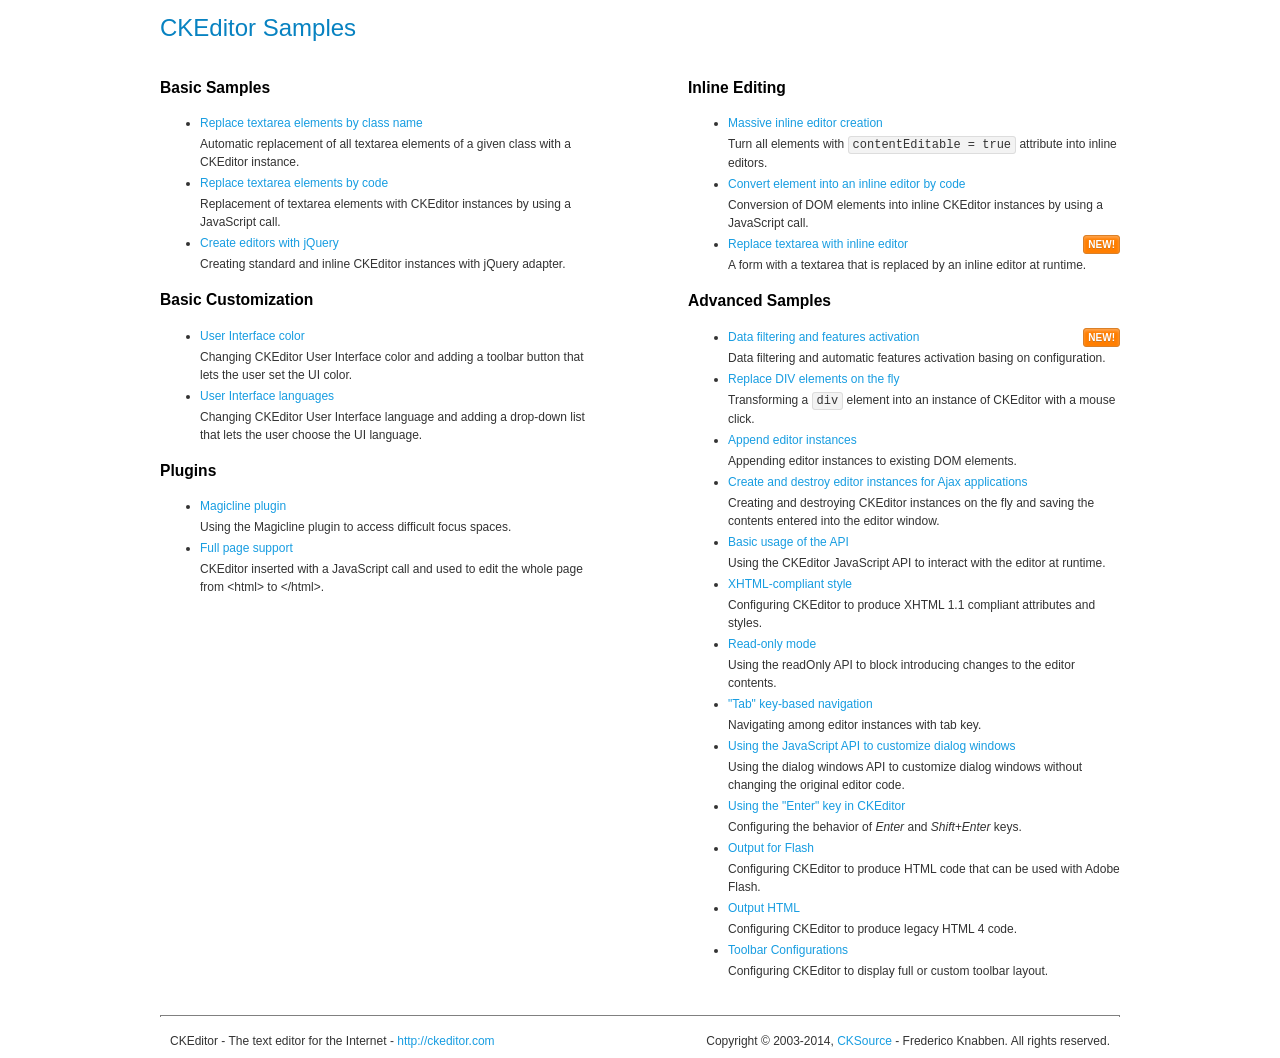
<file: themes/backend/macadmin/js/ckeditor/samples/index.html>
<!DOCTYPE html>
<!--
Copyright (c) 2003-2014, CKSource - Frederico Knabben. All rights reserved.
For licensing, see LICENSE.md or http://ckeditor.com/license
-->
<html>
<head>
	<meta charset="utf-8">
	<title>CKEditor Samples</title>
	<link rel="stylesheet" href="sample.css">
</head>
<body>
	<h1 class="samples">
		CKEditor Samples
	</h1>
	<div class="twoColumns">
		<div class="twoColumnsLeft">
			<h2 class="samples">
				Basic Samples
			</h2>
			<dl class="samples">
				<dt><a class="samples" href="replacebyclass.html">Replace textarea elements by class name</a></dt>
				<dd>Automatic replacement of all textarea elements of a given class with a CKEditor instance.</dd>

				<dt><a class="samples" href="replacebycode.html">Replace textarea elements by code</a></dt>
				<dd>Replacement of textarea elements with CKEditor instances by using a JavaScript call.</dd>

				<dt><a class="samples" href="jquery.html">Create editors with jQuery</a></dt>
				<dd>Creating standard and inline CKEditor instances with jQuery adapter.</dd>
			</dl>

			<h2 class="samples">
				Basic Customization
			</h2>
			<dl class="samples">
				<dt><a class="samples" href="uicolor.html">User Interface color</a></dt>
				<dd>Changing CKEditor User Interface color and adding a toolbar button that lets the user set the UI color.</dd>

				<dt><a class="samples" href="uilanguages.html">User Interface languages</a></dt>
				<dd>Changing CKEditor User Interface language and adding a drop-down list that lets the user choose the UI language.</dd>
			</dl>


			<h2 class="samples">Plugins</h2>
<dl class="samples">
<dt><a class="samples" href="plugins/magicline/magicline.html">Magicline plugin</a></dt>
<dd>Using the Magicline plugin to access difficult focus spaces.</dd>

<dt><a class="samples" href="plugins/wysiwygarea/fullpage.html">Full page support</a></dt>
<dd>CKEditor inserted with a JavaScript call and used to edit the whole page from &lt;html&gt; to &lt;/html&gt;.</dd>
</dl>
		</div>
		<div class="twoColumnsRight">
			<h2 class="samples">
				Inline Editing
			</h2>
			<dl class="samples">
				<dt><a class="samples" href="inlineall.html">Massive inline editor creation</a></dt>
				<dd>Turn all elements with <code>contentEditable = true</code> attribute into inline editors.</dd>

				<dt><a class="samples" href="inlinebycode.html">Convert element into an inline editor by code</a></dt>
				<dd>Conversion of DOM elements into inline CKEditor instances by using a JavaScript call.</dd>

				<dt><a class="samples" href="inlinetextarea.html">Replace textarea with inline editor</a> <span class="new">New!</span></dt>
				<dd>A form with a textarea that is replaced by an inline editor at runtime.</dd>

				
			</dl>

			<h2 class="samples">
				Advanced Samples
			</h2>
			<dl class="samples">
				<dt><a class="samples" href="datafiltering.html">Data filtering and features activation</a> <span class="new">New!</span></dt>
				<dd>Data filtering and automatic features activation basing on configuration.</dd>

				<dt><a class="samples" href="divreplace.html">Replace DIV elements on the fly</a></dt>
				<dd>Transforming a <code>div</code> element into an instance of CKEditor with a mouse click.</dd>

				<dt><a class="samples" href="appendto.html">Append editor instances</a></dt>
				<dd>Appending editor instances to existing DOM elements.</dd>

				<dt><a class="samples" href="ajax.html">Create and destroy editor instances for Ajax applications</a></dt>
				<dd>Creating and destroying CKEditor instances on the fly and saving the contents entered into the editor window.</dd>

				<dt><a class="samples" href="api.html">Basic usage of the API</a></dt>
				<dd>Using the CKEditor JavaScript API to interact with the editor at runtime.</dd>

				<dt><a class="samples" href="xhtmlstyle.html">XHTML-compliant style</a></dt>
				<dd>Configuring CKEditor to produce XHTML 1.1 compliant attributes and styles.</dd>

				<dt><a class="samples" href="readonly.html">Read-only mode</a></dt>
				<dd>Using the readOnly API to block introducing changes to the editor contents.</dd>

				<dt><a class="samples" href="tabindex.html">"Tab" key-based navigation</a></dt>
				<dd>Navigating among editor instances with tab key.</dd>


				
<dt><a class="samples" href="plugins/dialog/dialog.html">Using the JavaScript API to customize dialog windows</a></dt>
<dd>Using the dialog windows API to customize dialog windows without changing the original editor code.</dd>

<dt><a class="samples" href="plugins/enterkey/enterkey.html">Using the &quot;Enter&quot; key in CKEditor</a></dt>
<dd>Configuring the behavior of <em>Enter</em> and <em>Shift+Enter</em> keys.</dd>

<dt><a class="samples" href="plugins/htmlwriter/outputforflash.html">Output for Flash</a></dt>
<dd>Configuring CKEditor to produce HTML code that can be used with Adobe Flash.</dd>

<dt><a class="samples" href="plugins/htmlwriter/outputhtml.html">Output HTML</a></dt>
<dd>Configuring CKEditor to produce legacy HTML 4 code.</dd>

<dt><a class="samples" href="plugins/toolbar/toolbar.html">Toolbar Configurations</a></dt>
<dd>Configuring CKEditor to display full or custom toolbar layout.</dd>

			</dl>
		</div>
	</div>
	<div id="footer">
		<hr>
		<p>
			CKEditor - The text editor for the Internet - <a class="samples" href="http://ckeditor.com/">http://ckeditor.com</a>
		</p>
		<p id="copy">
			Copyright &copy; 2003-2014, <a class="samples" href="http://cksource.com/">CKSource</a> - Frederico Knabben. All rights reserved.
		</p>
	</div>
</body>
</html>
</file>
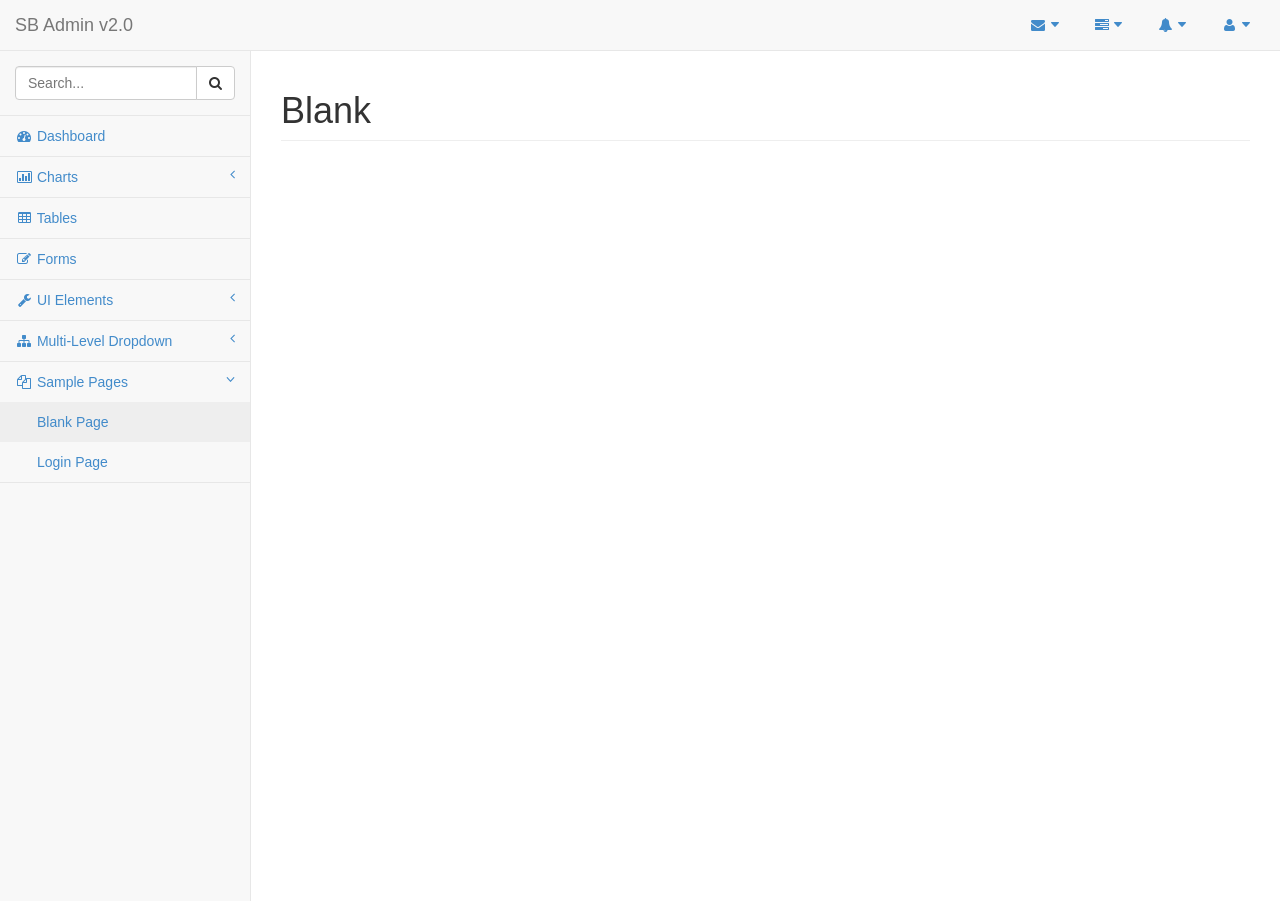
<file: themes/backend/blank.html>
<!DOCTYPE html>
<html lang="en">

<head>

    <meta charset="utf-8">
    <meta http-equiv="X-UA-Compatible" content="IE=edge">
    <meta name="viewport" content="width=device-width, initial-scale=1">
    <meta name="description" content="">
    <meta name="author" content="">

    <title>SB Admin 2 - Bootstrap Admin Theme</title>

    <!-- Bootstrap Core CSS -->
    <link href="css/bootstrap.min.css" rel="stylesheet">

    <!-- MetisMenu CSS -->
    <link href="css/plugins/metisMenu/metisMenu.min.css" rel="stylesheet">

    <!-- Custom CSS -->
    <link href="css/sb-admin-2.css" rel="stylesheet">

    <!-- Custom Fonts -->
    <link href="font-awesome-4.1.0/css/font-awesome.min.css" rel="stylesheet" type="text/css">

    <!-- HTML5 Shim and Respond.js IE8 support of HTML5 elements and media queries -->
    <!-- WARNING: Respond.js doesn't work if you view the page via file:// -->
    <!--[if lt IE 9]>
        <script src="https://oss.maxcdn.com/libs/html5shiv/3.7.0/html5shiv.js"></script>
        <script src="https://oss.maxcdn.com/libs/respond.js/1.4.2/respond.min.js"></script>
    <![endif]-->

</head>

<body>

    <div id="wrapper">

        <!-- Navigation -->
        <nav class="navbar navbar-default navbar-static-top" role="navigation" style="margin-bottom: 0">
            <div class="navbar-header">
                <button type="button" class="navbar-toggle" data-toggle="collapse" data-target=".navbar-collapse">
                    <span class="sr-only">Toggle navigation</span>
                    <span class="icon-bar"></span>
                    <span class="icon-bar"></span>
                    <span class="icon-bar"></span>
                </button>
                <a class="navbar-brand" href="index.html">SB Admin v2.0</a>
            </div>
            <!-- /.navbar-header -->

            <ul class="nav navbar-top-links navbar-right">
                <li class="dropdown">
                    <a class="dropdown-toggle" data-toggle="dropdown" href="#">
                        <i class="fa fa-envelope fa-fw"></i>  <i class="fa fa-caret-down"></i>
                    </a>
                    <ul class="dropdown-menu dropdown-messages">
                        <li>
                            <a href="#">
                                <div>
                                    <strong>John Smith</strong>
                                    <span class="pull-right text-muted">
                                        <em>Yesterday</em>
                                    </span>
                                </div>
                                <div>Lorem ipsum dolor sit amet, consectetur adipiscing elit. Pellentesque eleifend...</div>
                            </a>
                        </li>
                        <li class="divider"></li>
                        <li>
                            <a href="#">
                                <div>
                                    <strong>John Smith</strong>
                                    <span class="pull-right text-muted">
                                        <em>Yesterday</em>
                                    </span>
                                </div>
                                <div>Lorem ipsum dolor sit amet, consectetur adipiscing elit. Pellentesque eleifend...</div>
                            </a>
                        </li>
                        <li class="divider"></li>
                        <li>
                            <a href="#">
                                <div>
                                    <strong>John Smith</strong>
                                    <span class="pull-right text-muted">
                                        <em>Yesterday</em>
                                    </span>
                                </div>
                                <div>Lorem ipsum dolor sit amet, consectetur adipiscing elit. Pellentesque eleifend...</div>
                            </a>
                        </li>
                        <li class="divider"></li>
                        <li>
                            <a class="text-center" href="#">
                                <strong>Read All Messages</strong>
                                <i class="fa fa-angle-right"></i>
                            </a>
                        </li>
                    </ul>
                    <!-- /.dropdown-messages -->
                </li>
                <!-- /.dropdown -->
                <li class="dropdown">
                    <a class="dropdown-toggle" data-toggle="dropdown" href="#">
                        <i class="fa fa-tasks fa-fw"></i>  <i class="fa fa-caret-down"></i>
                    </a>
                    <ul class="dropdown-menu dropdown-tasks">
                        <li>
                            <a href="#">
                                <div>
                                    <p>
                                        <strong>Task 1</strong>
                                        <span class="pull-right text-muted">40% Complete</span>
                                    </p>
                                    <div class="progress progress-striped active">
                                        <div class="progress-bar progress-bar-success" role="progressbar" aria-valuenow="40" aria-valuemin="0" aria-valuemax="100" style="width: 40%">
                                            <span class="sr-only">40% Complete (success)</span>
                                        </div>
                                    </div>
                                </div>
                            </a>
                        </li>
                        <li class="divider"></li>
                        <li>
                            <a href="#">
                                <div>
                                    <p>
                                        <strong>Task 2</strong>
                                        <span class="pull-right text-muted">20% Complete</span>
                                    </p>
                                    <div class="progress progress-striped active">
                                        <div class="progress-bar progress-bar-info" role="progressbar" aria-valuenow="20" aria-valuemin="0" aria-valuemax="100" style="width: 20%">
                                            <span class="sr-only">20% Complete</span>
                                        </div>
                                    </div>
                                </div>
                            </a>
                        </li>
                        <li class="divider"></li>
                        <li>
                            <a href="#">
                                <div>
                                    <p>
                                        <strong>Task 3</strong>
                                        <span class="pull-right text-muted">60% Complete</span>
                                    </p>
                                    <div class="progress progress-striped active">
                                        <div class="progress-bar progress-bar-warning" role="progressbar" aria-valuenow="60" aria-valuemin="0" aria-valuemax="100" style="width: 60%">
                                            <span class="sr-only">60% Complete (warning)</span>
                                        </div>
                                    </div>
                                </div>
                            </a>
                        </li>
                        <li class="divider"></li>
                        <li>
                            <a href="#">
                                <div>
                                    <p>
                                        <strong>Task 4</strong>
                                        <span class="pull-right text-muted">80% Complete</span>
                                    </p>
                                    <div class="progress progress-striped active">
                                        <div class="progress-bar progress-bar-danger" role="progressbar" aria-valuenow="80" aria-valuemin="0" aria-valuemax="100" style="width: 80%">
                                            <span class="sr-only">80% Complete (danger)</span>
                                        </div>
                                    </div>
                                </div>
                            </a>
                        </li>
                        <li class="divider"></li>
                        <li>
                            <a class="text-center" href="#">
                                <strong>See All Tasks</strong>
                                <i class="fa fa-angle-right"></i>
                            </a>
                        </li>
                    </ul>
                    <!-- /.dropdown-tasks -->
                </li>
                <!-- /.dropdown -->
                <li class="dropdown">
                    <a class="dropdown-toggle" data-toggle="dropdown" href="#">
                        <i class="fa fa-bell fa-fw"></i>  <i class="fa fa-caret-down"></i>
                    </a>
                    <ul class="dropdown-menu dropdown-alerts">
                        <li>
                            <a href="#">
                                <div>
                                    <i class="fa fa-comment fa-fw"></i> New Comment
                                    <span class="pull-right text-muted small">4 minutes ago</span>
                                </div>
                            </a>
                        </li>
                        <li class="divider"></li>
                        <li>
                            <a href="#">
                                <div>
                                    <i class="fa fa-twitter fa-fw"></i> 3 New Followers
                                    <span class="pull-right text-muted small">12 minutes ago</span>
                                </div>
                            </a>
                        </li>
                        <li class="divider"></li>
                        <li>
                            <a href="#">
                                <div>
                                    <i class="fa fa-envelope fa-fw"></i> Message Sent
                                    <span class="pull-right text-muted small">4 minutes ago</span>
                                </div>
                            </a>
                        </li>
                        <li class="divider"></li>
                        <li>
                            <a href="#">
                                <div>
                                    <i class="fa fa-tasks fa-fw"></i> New Task
                                    <span class="pull-right text-muted small">4 minutes ago</span>
                                </div>
                            </a>
                        </li>
                        <li class="divider"></li>
                        <li>
                            <a href="#">
                                <div>
                                    <i class="fa fa-upload fa-fw"></i> Server Rebooted
                                    <span class="pull-right text-muted small">4 minutes ago</span>
                                </div>
                            </a>
                        </li>
                        <li class="divider"></li>
                        <li>
                            <a class="text-center" href="#">
                                <strong>See All Alerts</strong>
                                <i class="fa fa-angle-right"></i>
                            </a>
                        </li>
                    </ul>
                    <!-- /.dropdown-alerts -->
                </li>
                <!-- /.dropdown -->
                <li class="dropdown">
                    <a class="dropdown-toggle" data-toggle="dropdown" href="#">
                        <i class="fa fa-user fa-fw"></i>  <i class="fa fa-caret-down"></i>
                    </a>
                    <ul class="dropdown-menu dropdown-user">
                        <li><a href="#"><i class="fa fa-user fa-fw"></i> User Profile</a>
                        </li>
                        <li><a href="#"><i class="fa fa-gear fa-fw"></i> Settings</a>
                        </li>
                        <li class="divider"></li>
                        <li><a href="login.html"><i class="fa fa-sign-out fa-fw"></i> Logout</a>
                        </li>
                    </ul>
                    <!-- /.dropdown-user -->
                </li>
                <!-- /.dropdown -->
            </ul>
            <!-- /.navbar-top-links -->

            <div class="navbar-default sidebar" role="navigation">
                <div class="sidebar-nav navbar-collapse">
                    <ul class="nav" id="side-menu">
                        <li class="sidebar-search">
                            <div class="input-group custom-search-form">
                                <input type="text" class="form-control" placeholder="Search...">
                                <span class="input-group-btn">
                                <button class="btn btn-default" type="button">
                                    <i class="fa fa-search"></i>
                                </button>
                            </span>
                            </div>
                            <!-- /input-group -->
                        </li>
                        <li>
                            <a href="index.html"><i class="fa fa-dashboard fa-fw"></i> Dashboard</a>
                        </li>
                        <li>
                            <a href="#"><i class="fa fa-bar-chart-o fa-fw"></i> Charts<span class="fa arrow"></span></a>
                            <ul class="nav nav-second-level">
                                <li>
                                    <a href="flot.html">Flot Charts</a>
                                </li>
                                <li>
                                    <a href="morris.html">Morris.js Charts</a>
                                </li>
                            </ul>
                            <!-- /.nav-second-level -->
                        </li>
                        <li>
                            <a href="tables.html"><i class="fa fa-table fa-fw"></i> Tables</a>
                        </li>
                        <li>
                            <a href="forms.html"><i class="fa fa-edit fa-fw"></i> Forms</a>
                        </li>
                        <li>
                            <a href="#"><i class="fa fa-wrench fa-fw"></i> UI Elements<span class="fa arrow"></span></a>
                            <ul class="nav nav-second-level">
                                <li>
                                    <a href="panels-wells.html">Panels and Wells</a>
                                </li>
                                <li>
                                    <a href="buttons.html">Buttons</a>
                                </li>
                                <li>
                                    <a href="notifications.html">Notifications</a>
                                </li>
                                <li>
                                    <a href="typography.html">Typography</a>
                                </li>
                                <li>
                                    <a href="grid.html">Grid</a>
                                </li>
                            </ul>
                            <!-- /.nav-second-level -->
                        </li>
                        <li>
                            <a href="#"><i class="fa fa-sitemap fa-fw"></i> Multi-Level Dropdown<span class="fa arrow"></span></a>
                            <ul class="nav nav-second-level">
                                <li>
                                    <a href="#">Second Level Item</a>
                                </li>
                                <li>
                                    <a href="#">Second Level Item</a>
                                </li>
                                <li>
                                    <a href="#">Third Level <span class="fa arrow"></span></a>
                                    <ul class="nav nav-third-level">
                                        <li>
                                            <a href="#">Third Level Item</a>
                                        </li>
                                        <li>
                                            <a href="#">Third Level Item</a>
                                        </li>
                                        <li>
                                            <a href="#">Third Level Item</a>
                                        </li>
                                        <li>
                                            <a href="#">Third Level Item</a>
                                        </li>
                                    </ul>
                                    <!-- /.nav-third-level -->
                                </li>
                            </ul>
                            <!-- /.nav-second-level -->
                        </li>
                        <li class="active">
                            <a href="#"><i class="fa fa-files-o fa-fw"></i> Sample Pages<span class="fa arrow"></span></a>
                            <ul class="nav nav-second-level">
                                <li>
                                    <a class="active" href="blank.html">Blank Page</a>
                                </li>
                                <li>
                                    <a href="login.html">Login Page</a>
                                </li>
                            </ul>
                            <!-- /.nav-second-level -->
                        </li>
                    </ul>
                </div>
                <!-- /.sidebar-collapse -->
            </div>
            <!-- /.navbar-static-side -->
        </nav>

        <!-- Page Content -->
        <div id="page-wrapper">
            <div class="row">
                <div class="col-lg-12">
                    <h1 class="page-header">Blank</h1>
                </div>
                <!-- /.col-lg-12 -->
            </div>
            <!-- /.row -->
        </div>
        <!-- /#page-wrapper -->

    </div>
    <!-- /#wrapper -->

    <!-- jQuery Version 1.11.0 -->
    <script src="js/jquery-1.11.0.js"></script>

    <!-- Bootstrap Core JavaScript -->
    <script src="js/bootstrap.min.js"></script>

    <!-- Metis Menu Plugin JavaScript -->
    <script src="js/plugins/metisMenu/metisMenu.min.js"></script>

    <!-- Custom Theme JavaScript -->
    <script src="js/sb-admin-2.js"></script>

</body>

</html>
</file>
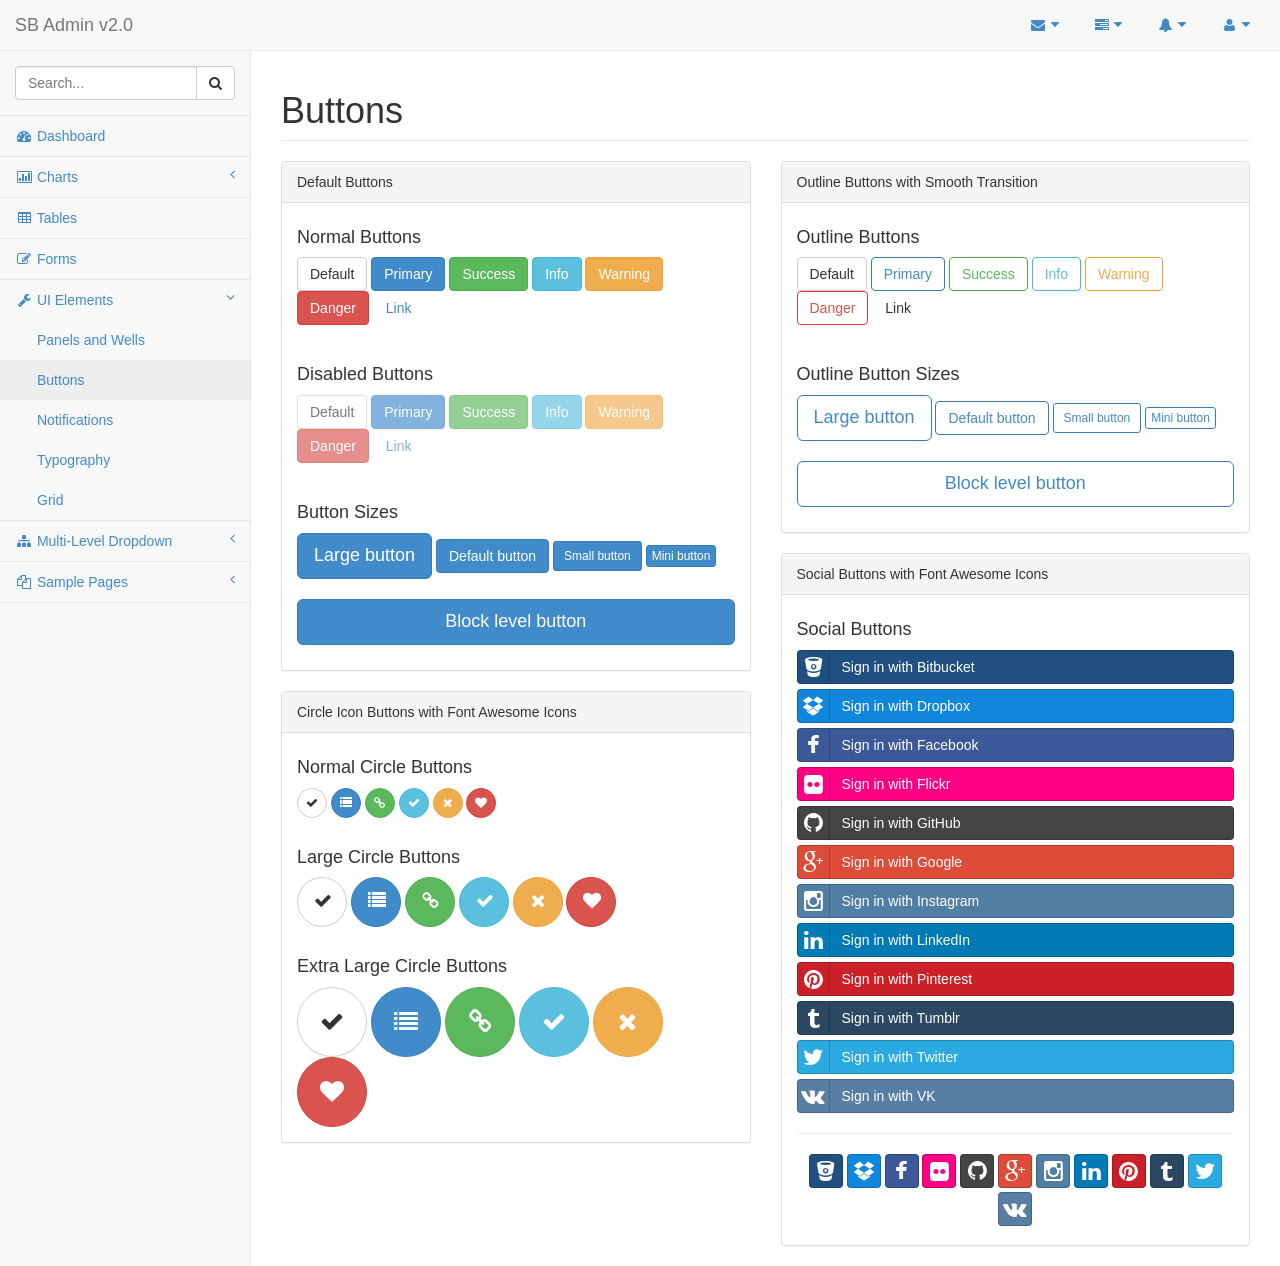
<file: themes/backend/buttons.html>
<!DOCTYPE html>
<html lang="en">

<head>

    <meta charset="utf-8">
    <meta http-equiv="X-UA-Compatible" content="IE=edge">
    <meta name="viewport" content="width=device-width, initial-scale=1">
    <meta name="description" content="">
    <meta name="author" content="">

    <title>SB Admin 2 - Bootstrap Admin Theme</title>

    <!-- Bootstrap Core CSS -->
    <link href="css/bootstrap.min.css" rel="stylesheet">

    <!-- MetisMenu CSS -->
    <link href="css/plugins/metisMenu/metisMenu.min.css" rel="stylesheet">

    <!-- Social Buttons CSS -->
    <link href="css/plugins/social-buttons.css" rel="stylesheet">

    <!-- Custom CSS -->
    <link href="css/sb-admin-2.css" rel="stylesheet">

    <!-- Custom Fonts -->
    <link href="font-awesome-4.1.0/css/font-awesome.min.css" rel="stylesheet" type="text/css">

    <!-- HTML5 Shim and Respond.js IE8 support of HTML5 elements and media queries -->
    <!-- WARNING: Respond.js doesn't work if you view the page via file:// -->
    <!--[if lt IE 9]>
        <script src="https://oss.maxcdn.com/libs/html5shiv/3.7.0/html5shiv.js"></script>
        <script src="https://oss.maxcdn.com/libs/respond.js/1.4.2/respond.min.js"></script>
    <![endif]-->

</head>

<body>

    <div id="wrapper">

        <!-- Navigation -->
        <nav class="navbar navbar-default navbar-static-top" role="navigation" style="margin-bottom: 0">
            <div class="navbar-header">
                <button type="button" class="navbar-toggle" data-toggle="collapse" data-target=".navbar-collapse">
                    <span class="sr-only">Toggle navigation</span>
                    <span class="icon-bar"></span>
                    <span class="icon-bar"></span>
                    <span class="icon-bar"></span>
                </button>
                <a class="navbar-brand" href="index.html">SB Admin v2.0</a>
            </div>
            <!-- /.navbar-header -->

            <ul class="nav navbar-top-links navbar-right">
                <li class="dropdown">
                    <a class="dropdown-toggle" data-toggle="dropdown" href="#">
                        <i class="fa fa-envelope fa-fw"></i>  <i class="fa fa-caret-down"></i>
                    </a>
                    <ul class="dropdown-menu dropdown-messages">
                        <li>
                            <a href="#">
                                <div>
                                    <strong>John Smith</strong>
                                    <span class="pull-right text-muted">
                                        <em>Yesterday</em>
                                    </span>
                                </div>
                                <div>Lorem ipsum dolor sit amet, consectetur adipiscing elit. Pellentesque eleifend...</div>
                            </a>
                        </li>
                        <li class="divider"></li>
                        <li>
                            <a href="#">
                                <div>
                                    <strong>John Smith</strong>
                                    <span class="pull-right text-muted">
                                        <em>Yesterday</em>
                                    </span>
                                </div>
                                <div>Lorem ipsum dolor sit amet, consectetur adipiscing elit. Pellentesque eleifend...</div>
                            </a>
                        </li>
                        <li class="divider"></li>
                        <li>
                            <a href="#">
                                <div>
                                    <strong>John Smith</strong>
                                    <span class="pull-right text-muted">
                                        <em>Yesterday</em>
                                    </span>
                                </div>
                                <div>Lorem ipsum dolor sit amet, consectetur adipiscing elit. Pellentesque eleifend...</div>
                            </a>
                        </li>
                        <li class="divider"></li>
                        <li>
                            <a class="text-center" href="#">
                                <strong>Read All Messages</strong>
                                <i class="fa fa-angle-right"></i>
                            </a>
                        </li>
                    </ul>
                    <!-- /.dropdown-messages -->
                </li>
                <!-- /.dropdown -->
                <li class="dropdown">
                    <a class="dropdown-toggle" data-toggle="dropdown" href="#">
                        <i class="fa fa-tasks fa-fw"></i>  <i class="fa fa-caret-down"></i>
                    </a>
                    <ul class="dropdown-menu dropdown-tasks">
                        <li>
                            <a href="#">
                                <div>
                                    <p>
                                        <strong>Task 1</strong>
                                        <span class="pull-right text-muted">40% Complete</span>
                                    </p>
                                    <div class="progress progress-striped active">
                                        <div class="progress-bar progress-bar-success" role="progressbar" aria-valuenow="40" aria-valuemin="0" aria-valuemax="100" style="width: 40%">
                                            <span class="sr-only">40% Complete (success)</span>
                                        </div>
                                    </div>
                                </div>
                            </a>
                        </li>
                        <li class="divider"></li>
                        <li>
                            <a href="#">
                                <div>
                                    <p>
                                        <strong>Task 2</strong>
                                        <span class="pull-right text-muted">20% Complete</span>
                                    </p>
                                    <div class="progress progress-striped active">
                                        <div class="progress-bar progress-bar-info" role="progressbar" aria-valuenow="20" aria-valuemin="0" aria-valuemax="100" style="width: 20%">
                                            <span class="sr-only">20% Complete</span>
                                        </div>
                                    </div>
                                </div>
                            </a>
                        </li>
                        <li class="divider"></li>
                        <li>
                            <a href="#">
                                <div>
                                    <p>
                                        <strong>Task 3</strong>
                                        <span class="pull-right text-muted">60% Complete</span>
                                    </p>
                                    <div class="progress progress-striped active">
                                        <div class="progress-bar progress-bar-warning" role="progressbar" aria-valuenow="60" aria-valuemin="0" aria-valuemax="100" style="width: 60%">
                                            <span class="sr-only">60% Complete (warning)</span>
                                        </div>
                                    </div>
                                </div>
                            </a>
                        </li>
                        <li class="divider"></li>
                        <li>
                            <a href="#">
                                <div>
                                    <p>
                                        <strong>Task 4</strong>
                                        <span class="pull-right text-muted">80% Complete</span>
                                    </p>
                                    <div class="progress progress-striped active">
                                        <div class="progress-bar progress-bar-danger" role="progressbar" aria-valuenow="80" aria-valuemin="0" aria-valuemax="100" style="width: 80%">
                                            <span class="sr-only">80% Complete (danger)</span>
                                        </div>
                                    </div>
                                </div>
                            </a>
                        </li>
                        <li class="divider"></li>
                        <li>
                            <a class="text-center" href="#">
                                <strong>See All Tasks</strong>
                                <i class="fa fa-angle-right"></i>
                            </a>
                        </li>
                    </ul>
                    <!-- /.dropdown-tasks -->
                </li>
                <!-- /.dropdown -->
                <li class="dropdown">
                    <a class="dropdown-toggle" data-toggle="dropdown" href="#">
                        <i class="fa fa-bell fa-fw"></i>  <i class="fa fa-caret-down"></i>
                    </a>
                    <ul class="dropdown-menu dropdown-alerts">
                        <li>
                            <a href="#">
                                <div>
                                    <i class="fa fa-comment fa-fw"></i> New Comment
                                    <span class="pull-right text-muted small">4 minutes ago</span>
                                </div>
                            </a>
                        </li>
                        <li class="divider"></li>
                        <li>
                            <a href="#">
                                <div>
                                    <i class="fa fa-twitter fa-fw"></i> 3 New Followers
                                    <span class="pull-right text-muted small">12 minutes ago</span>
                                </div>
                            </a>
                        </li>
                        <li class="divider"></li>
                        <li>
                            <a href="#">
                                <div>
                                    <i class="fa fa-envelope fa-fw"></i> Message Sent
                                    <span class="pull-right text-muted small">4 minutes ago</span>
                                </div>
                            </a>
                        </li>
                        <li class="divider"></li>
                        <li>
                            <a href="#">
                                <div>
                                    <i class="fa fa-tasks fa-fw"></i> New Task
                                    <span class="pull-right text-muted small">4 minutes ago</span>
                                </div>
                            </a>
                        </li>
                        <li class="divider"></li>
                        <li>
                            <a href="#">
                                <div>
                                    <i class="fa fa-upload fa-fw"></i> Server Rebooted
                                    <span class="pull-right text-muted small">4 minutes ago</span>
                                </div>
                            </a>
                        </li>
                        <li class="divider"></li>
                        <li>
                            <a class="text-center" href="#">
                                <strong>See All Alerts</strong>
                                <i class="fa fa-angle-right"></i>
                            </a>
                        </li>
                    </ul>
                    <!-- /.dropdown-alerts -->
                </li>
                <!-- /.dropdown -->
                <li class="dropdown">
                    <a class="dropdown-toggle" data-toggle="dropdown" href="#">
                        <i class="fa fa-user fa-fw"></i>  <i class="fa fa-caret-down"></i>
                    </a>
                    <ul class="dropdown-menu dropdown-user">
                        <li><a href="#"><i class="fa fa-user fa-fw"></i> User Profile</a>
                        </li>
                        <li><a href="#"><i class="fa fa-gear fa-fw"></i> Settings</a>
                        </li>
                        <li class="divider"></li>
                        <li><a href="login.html"><i class="fa fa-sign-out fa-fw"></i> Logout</a>
                        </li>
                    </ul>
                    <!-- /.dropdown-user -->
                </li>
                <!-- /.dropdown -->
            </ul>
            <!-- /.navbar-top-links -->

            <div class="navbar-default sidebar" role="navigation">
                <div class="sidebar-nav navbar-collapse">
                    <ul class="nav" id="side-menu">
                        <li class="sidebar-search">
                            <div class="input-group custom-search-form">
                                <input type="text" class="form-control" placeholder="Search...">
                                <span class="input-group-btn">
                                <button class="btn btn-default" type="button">
                                    <i class="fa fa-search"></i>
                                </button>
                            </span>
                            </div>
                            <!-- /input-group -->
                        </li>
                        <li>
                            <a href="index.html"><i class="fa fa-dashboard fa-fw"></i> Dashboard</a>
                        </li>
                        <li>
                            <a href="#"><i class="fa fa-bar-chart-o fa-fw"></i> Charts<span class="fa arrow"></span></a>
                            <ul class="nav nav-second-level">
                                <li>
                                    <a href="flot.html">Flot Charts</a>
                                </li>
                                <li>
                                    <a href="morris.html">Morris.js Charts</a>
                                </li>
                            </ul>
                            <!-- /.nav-second-level -->
                        </li>
                        <li>
                            <a href="tables.html"><i class="fa fa-table fa-fw"></i> Tables</a>
                        </li>
                        <li>
                            <a href="forms.html"><i class="fa fa-edit fa-fw"></i> Forms</a>
                        </li>
                        <li class="active">
                            <a href="#"><i class="fa fa-wrench fa-fw"></i> UI Elements<span class="fa arrow"></span></a>
                            <ul class="nav nav-second-level">
                                <li>
                                    <a href="panels-wells.html">Panels and Wells</a>
                                </li>
                                <li>
                                    <a class="active" href="buttons.html">Buttons</a>
                                </li>
                                <li>
                                    <a href="notifications.html">Notifications</a>
                                </li>
                                <li>
                                    <a href="typography.html">Typography</a>
                                </li>
                                <li>
                                    <a href="grid.html">Grid</a>
                                </li>
                            </ul>
                            <!-- /.nav-second-level -->
                        </li>
                        <li>
                            <a href="#"><i class="fa fa-sitemap fa-fw"></i> Multi-Level Dropdown<span class="fa arrow"></span></a>
                            <ul class="nav nav-second-level">
                                <li>
                                    <a href="#">Second Level Item</a>
                                </li>
                                <li>
                                    <a href="#">Second Level Item</a>
                                </li>
                                <li>
                                    <a href="#">Third Level <span class="fa arrow"></span></a>
                                    <ul class="nav nav-third-level">
                                        <li>
                                            <a href="#">Third Level Item</a>
                                        </li>
                                        <li>
                                            <a href="#">Third Level Item</a>
                                        </li>
                                        <li>
                                            <a href="#">Third Level Item</a>
                                        </li>
                                        <li>
                                            <a href="#">Third Level Item</a>
                                        </li>
                                    </ul>
                                    <!-- /.nav-third-level -->
                                </li>
                            </ul>
                            <!-- /.nav-second-level -->
                        </li>
                        <li>
                            <a href="#"><i class="fa fa-files-o fa-fw"></i> Sample Pages<span class="fa arrow"></span></a>
                            <ul class="nav nav-second-level">
                                <li>
                                    <a href="blank.html">Blank Page</a>
                                </li>
                                <li>
                                    <a href="login.html">Login Page</a>
                                </li>
                            </ul>
                            <!-- /.nav-second-level -->
                        </li>
                    </ul>
                </div>
                <!-- /.sidebar-collapse -->
            </div>
            <!-- /.navbar-static-side -->
        </nav>

        <!-- Page Content -->
        <div id="page-wrapper">
            <div class="row">
                <div class="col-lg-12">
                    <h1 class="page-header">Buttons</h1>
                </div>
                <!-- /.col-lg-12 -->
            </div>
            <!-- /.row -->
            <div class="row">
                <div class="col-lg-6">
                    <div class="panel panel-default">
                        <div class="panel-heading">
                            Default Buttons
                        </div>
                        <!-- /.panel-heading -->
                        <div class="panel-body">
                            <h4>Normal Buttons</h4>
                            <p>
                                <button type="button" class="btn btn-default">Default</button>
                                <button type="button" class="btn btn-primary">Primary</button>
                                <button type="button" class="btn btn-success">Success</button>
                                <button type="button" class="btn btn-info">Info</button>
                                <button type="button" class="btn btn-warning">Warning</button>
                                <button type="button" class="btn btn-danger">Danger</button>
                                <button type="button" class="btn btn-link">Link</button>
                            </p>
                            <br>
                            <h4>Disabled Buttons</h4>
                            <p>
                                <button type="button" class="btn btn-default disabled">Default</button>
                                <button type="button" class="btn btn-primary disabled">Primary</button>
                                <button type="button" class="btn btn-success disabled">Success</button>
                                <button type="button" class="btn btn-info disabled">Info</button>
                                <button type="button" class="btn btn-warning disabled">Warning</button>
                                <button type="button" class="btn btn-danger disabled">Danger</button>
                                <button type="button" class="btn btn-link disabled">Link</button>
                            </p>
                            <br>
                            <h4>Button Sizes</h4>
                            <p>
                                <button type="button" class="btn btn-primary btn-lg">Large button</button>
                                <button type="button" class="btn btn-primary">Default button</button>
                                <button type="button" class="btn btn-primary btn-sm">Small button</button>
                                <button type="button" class="btn btn-primary btn-xs">Mini button</button>
                                <br>
                                <br>
                                <button type="button" class="btn btn-primary btn-lg btn-block">Block level button</button>
                            </p>
                        </div>
                        <!-- /.panel-body -->
                    </div>
                    <!-- /.panel -->
                    <div class="panel panel-default">
                        <div class="panel-heading">
                            Circle Icon Buttons with Font Awesome Icons
                        </div>
                        <!-- /.panel-heading -->
                        <div class="panel-body">
                            <h4>Normal Circle Buttons</h4>
                            <button type="button" class="btn btn-default btn-circle"><i class="fa fa-check"></i>
                            </button>
                            <button type="button" class="btn btn-primary btn-circle"><i class="fa fa-list"></i>
                            </button>
                            <button type="button" class="btn btn-success btn-circle"><i class="fa fa-link"></i>
                            </button>
                            <button type="button" class="btn btn-info btn-circle"><i class="fa fa-check"></i>
                            </button>
                            <button type="button" class="btn btn-warning btn-circle"><i class="fa fa-times"></i>
                            </button>
                            <button type="button" class="btn btn-danger btn-circle"><i class="fa fa-heart"></i>
                            </button>
                            <br>
                            <br>
                            <h4>Large Circle Buttons</h4>
                            <button type="button" class="btn btn-default btn-circle btn-lg"><i class="fa fa-check"></i>
                            </button>
                            <button type="button" class="btn btn-primary btn-circle btn-lg"><i class="fa fa-list"></i>
                            </button>
                            <button type="button" class="btn btn-success btn-circle btn-lg"><i class="fa fa-link"></i>
                            </button>
                            <button type="button" class="btn btn-info btn-circle btn-lg"><i class="fa fa-check"></i>
                            </button>
                            <button type="button" class="btn btn-warning btn-circle btn-lg"><i class="fa fa-times"></i>
                            </button>
                            <button type="button" class="btn btn-danger btn-circle btn-lg"><i class="fa fa-heart"></i>
                            </button>
                            <br>
                            <br>
                            <h4>Extra Large Circle Buttons</h4>
                            <button type="button" class="btn btn-default btn-circle btn-xl"><i class="fa fa-check"></i>
                            </button>
                            <button type="button" class="btn btn-primary btn-circle btn-xl"><i class="fa fa-list"></i>
                            </button>
                            <button type="button" class="btn btn-success btn-circle btn-xl"><i class="fa fa-link"></i>
                            </button>
                            <button type="button" class="btn btn-info btn-circle btn-xl"><i class="fa fa-check"></i>
                            </button>
                            <button type="button" class="btn btn-warning btn-circle btn-xl"><i class="fa fa-times"></i>
                            </button>
                            <button type="button" class="btn btn-danger btn-circle btn-xl"><i class="fa fa-heart"></i>
                            </button>
                        </div>
                        <!-- /.panel-body -->
                    </div>
                    <!-- /.panel -->
                </div>
                <!-- /.col-lg-6 -->
                <div class="col-lg-6">
                    <div class="panel panel-default">
                        <div class="panel-heading">
                            Outline Buttons with Smooth Transition
                        </div>
                        <!-- /.panel-heading -->
                        <div class="panel-body">
                            <h4>Outline Buttons</h4>
                            <p>
                                <button type="button" class="btn btn-outline btn-default">Default</button>
                                <button type="button" class="btn btn-outline btn-primary">Primary</button>
                                <button type="button" class="btn btn-outline btn-success">Success</button>
                                <button type="button" class="btn btn-outline btn-info">Info</button>
                                <button type="button" class="btn btn-outline btn-warning">Warning</button>
                                <button type="button" class="btn btn-outline btn-danger">Danger</button>
                                <button type="button" class="btn btn-outline btn-link">Link</button>
                            </p>
                            <br>
                            <h4>Outline Button Sizes</h4>
                            <p>
                                <button type="button" class="btn btn-outline btn-primary btn-lg">Large button</button>
                                <button type="button" class="btn btn-outline btn-primary">Default button</button>
                                <button type="button" class="btn btn-outline btn-primary btn-sm">Small button</button>
                                <button type="button" class="btn btn-outline btn-primary btn-xs">Mini button</button>
                                <br>
                                <br>
                                <button type="button" class="btn btn-outline btn-primary btn-lg btn-block">Block level button</button>
                            </p>
                        </div>
                        <!-- /.panel-body -->
                    </div>
                    <!-- /.panel -->
                    <div class="panel panel-default">
                        <div class="panel-heading">
                            Social Buttons with Font Awesome Icons
                        </div>
                        <!-- /.panel-heading -->
                        <div class="panel-body">
                            <h4>Social Buttons</h4>
                            <a class="btn btn-block btn-social btn-bitbucket">
                                <i class="fa fa-bitbucket"></i> Sign in with Bitbucket
                            </a>
                            <a class="btn btn-block btn-social btn-dropbox">
                                <i class="fa fa-dropbox"></i> Sign in with Dropbox
                            </a>
                            <a class="btn btn-block btn-social btn-facebook">
                                <i class="fa fa-facebook"></i> Sign in with Facebook
                            </a>
                            <a class="btn btn-block btn-social btn-flickr">
                                <i class="fa fa-flickr"></i> Sign in with Flickr
                            </a>
                            <a class="btn btn-block btn-social btn-github">
                                <i class="fa fa-github"></i> Sign in with GitHub
                            </a>
                            <a class="btn btn-block btn-social btn-google-plus">
                                <i class="fa fa-google-plus"></i> Sign in with Google
                            </a>
                            <a class="btn btn-block btn-social btn-instagram">
                                <i class="fa fa-instagram"></i> Sign in with Instagram
                            </a>
                            <a class="btn btn-block btn-social btn-linkedin">
                                <i class="fa fa-linkedin"></i> Sign in with LinkedIn
                            </a>
                            <a class="btn btn-block btn-social btn-pinterest">
                                <i class="fa fa-pinterest"></i> Sign in with Pinterest
                            </a>
                            <a class="btn btn-block btn-social btn-tumblr">
                                <i class="fa fa-tumblr"></i> Sign in with Tumblr
                            </a>
                            <a class="btn btn-block btn-social btn-twitter">
                                <i class="fa fa-twitter"></i> Sign in with Twitter
                            </a>
                            <a class="btn btn-block btn-social btn-vk">
                                <i class="fa fa-vk"></i> Sign in with VK
                            </a>

                            <hr>

                            <div class="text-center">
                                <a class="btn btn-social-icon btn-bitbucket"><i class="fa fa-bitbucket"></i></a>
                                <a class="btn btn-social-icon btn-dropbox"><i class="fa fa-dropbox"></i></a>
                                <a class="btn btn-social-icon btn-facebook"><i class="fa fa-facebook"></i></a>
                                <a class="btn btn-social-icon btn-flickr"><i class="fa fa-flickr"></i></a>
                                <a class="btn btn-social-icon btn-github"><i class="fa fa-github"></i></a>
                                <a class="btn btn-social-icon btn-google-plus"><i class="fa fa-google-plus"></i></a>
                                <a class="btn btn-social-icon btn-instagram"><i class="fa fa-instagram"></i></a>
                                <a class="btn btn-social-icon btn-linkedin"><i class="fa fa-linkedin"></i></a>
                                <a class="btn btn-social-icon btn-pinterest"><i class="fa fa-pinterest"></i></a>
                                <a class="btn btn-social-icon btn-tumblr"><i class="fa fa-tumblr"></i></a>
                                <a class="btn btn-social-icon btn-twitter"><i class="fa fa-twitter"></i></a>
                                <a class="btn btn-social-icon btn-vk"><i class="fa fa-vk"></i></a>
                            </div>
                        </div>
                        <!-- /.panel-body -->
                    </div>
                    <!-- /.panel -->
                </div>
                <!-- /.col-lg-6 -->
            </div>
            <!-- /.row -->
        </div>
        <!-- /#page-wrapper -->

    </div>
    <!-- /#wrapper -->

    <!-- jQuery Version 1.11.0 -->
    <script src="js/jquery-1.11.0.js"></script>

    <!-- Bootstrap Core JavaScript -->
    <script src="js/bootstrap.min.js"></script>

    <!-- Metis Menu Plugin JavaScript -->
    <script src="js/plugins/metisMenu/metisMenu.min.js"></script>

    <!-- Custom Theme JavaScript -->
    <script src="js/sb-admin-2.js"></script>

</body>

</html>
</file>
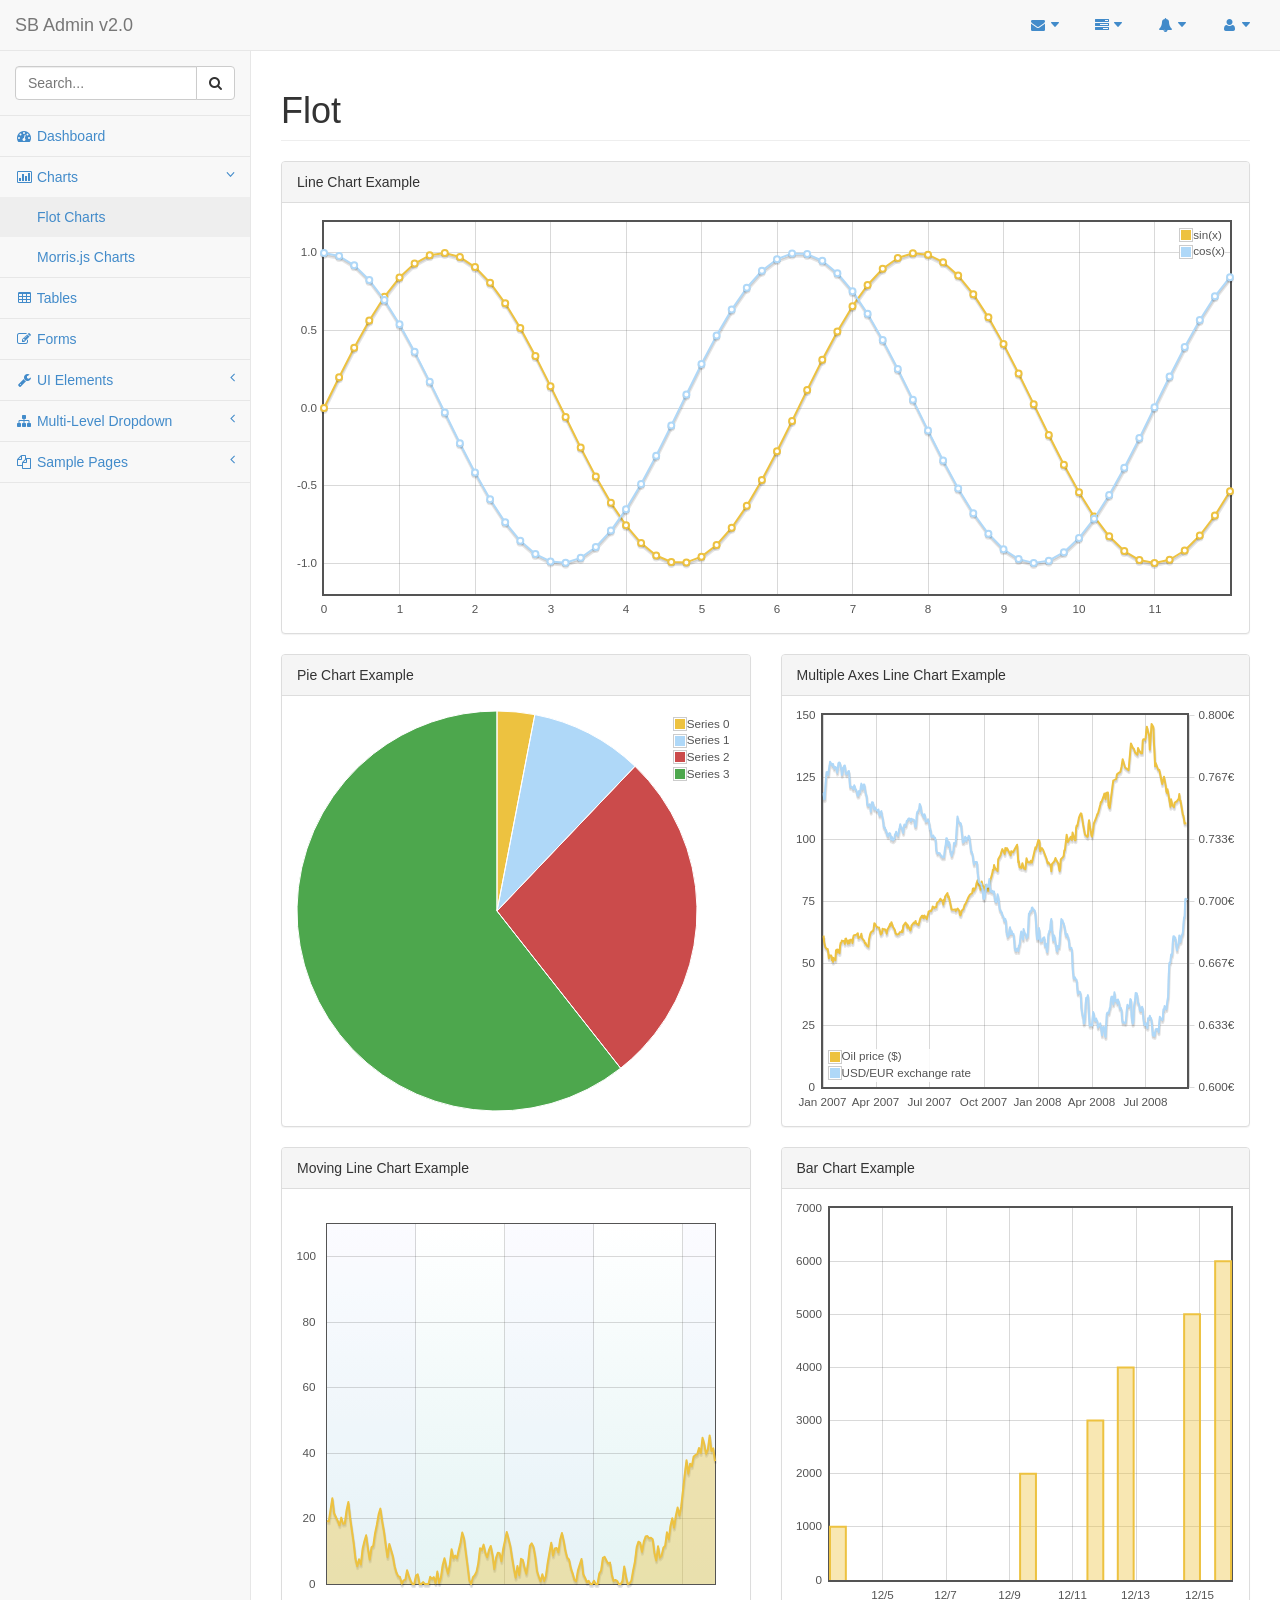
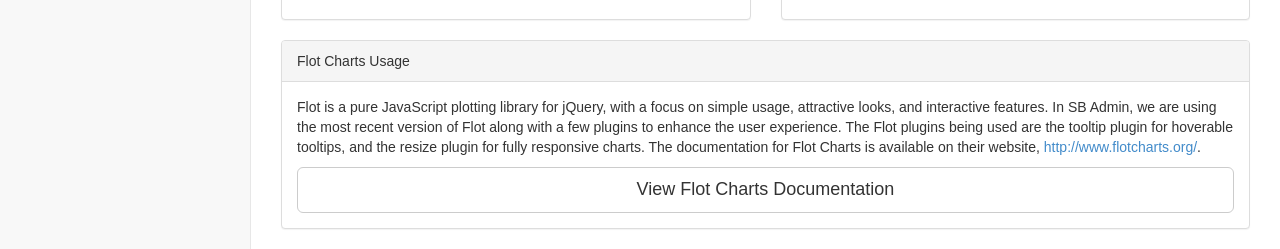
<file: themes/backend/flot.html>
<!DOCTYPE html>
<html lang="en">

<head>

    <meta charset="utf-8">
    <meta http-equiv="X-UA-Compatible" content="IE=edge">
    <meta name="viewport" content="width=device-width, initial-scale=1">
    <meta name="description" content="">
    <meta name="author" content="">

    <title>SB Admin 2 - Bootstrap Admin Theme</title>

    <!-- Bootstrap Core CSS -->
    <link href="css/bootstrap.min.css" rel="stylesheet">

    <!-- MetisMenu CSS -->
    <link href="css/plugins/metisMenu/metisMenu.min.css" rel="stylesheet">

    <!-- Timeline CSS -->
    <link href="css/plugins/timeline.css" rel="stylesheet">

    <!-- Custom CSS -->
    <link href="css/sb-admin-2.css" rel="stylesheet">

    <!-- Morris Charts CSS -->
    <link href="css/plugins/morris.css" rel="stylesheet">

    <!-- Custom Fonts -->
    <link href="font-awesome-4.1.0/css/font-awesome.min.css" rel="stylesheet" type="text/css">

    <!-- HTML5 Shim and Respond.js IE8 support of HTML5 elements and media queries -->
    <!-- WARNING: Respond.js doesn't work if you view the page via file:// -->
    <!--[if lt IE 9]>
        <script src="https://oss.maxcdn.com/libs/html5shiv/3.7.0/html5shiv.js"></script>
        <script src="https://oss.maxcdn.com/libs/respond.js/1.4.2/respond.min.js"></script>
    <![endif]-->

</head>

<body>

    <div id="wrapper">

        <!-- Navigation -->
        <nav class="navbar navbar-default navbar-static-top" role="navigation" style="margin-bottom: 0">
            <div class="navbar-header">
                <button type="button" class="navbar-toggle" data-toggle="collapse" data-target=".navbar-collapse">
                    <span class="sr-only">Toggle navigation</span>
                    <span class="icon-bar"></span>
                    <span class="icon-bar"></span>
                    <span class="icon-bar"></span>
                </button>
                <a class="navbar-brand" href="index.html">SB Admin v2.0</a>
            </div>
            <!-- /.navbar-header -->

            <ul class="nav navbar-top-links navbar-right">
                <li class="dropdown">
                    <a class="dropdown-toggle" data-toggle="dropdown" href="#">
                        <i class="fa fa-envelope fa-fw"></i>  <i class="fa fa-caret-down"></i>
                    </a>
                    <ul class="dropdown-menu dropdown-messages">
                        <li>
                            <a href="#">
                                <div>
                                    <strong>John Smith</strong>
                                    <span class="pull-right text-muted">
                                        <em>Yesterday</em>
                                    </span>
                                </div>
                                <div>Lorem ipsum dolor sit amet, consectetur adipiscing elit. Pellentesque eleifend...</div>
                            </a>
                        </li>
                        <li class="divider"></li>
                        <li>
                            <a href="#">
                                <div>
                                    <strong>John Smith</strong>
                                    <span class="pull-right text-muted">
                                        <em>Yesterday</em>
                                    </span>
                                </div>
                                <div>Lorem ipsum dolor sit amet, consectetur adipiscing elit. Pellentesque eleifend...</div>
                            </a>
                        </li>
                        <li class="divider"></li>
                        <li>
                            <a href="#">
                                <div>
                                    <strong>John Smith</strong>
                                    <span class="pull-right text-muted">
                                        <em>Yesterday</em>
                                    </span>
                                </div>
                                <div>Lorem ipsum dolor sit amet, consectetur adipiscing elit. Pellentesque eleifend...</div>
                            </a>
                        </li>
                        <li class="divider"></li>
                        <li>
                            <a class="text-center" href="#">
                                <strong>Read All Messages</strong>
                                <i class="fa fa-angle-right"></i>
                            </a>
                        </li>
                    </ul>
                    <!-- /.dropdown-messages -->
                </li>
                <!-- /.dropdown -->
                <li class="dropdown">
                    <a class="dropdown-toggle" data-toggle="dropdown" href="#">
                        <i class="fa fa-tasks fa-fw"></i>  <i class="fa fa-caret-down"></i>
                    </a>
                    <ul class="dropdown-menu dropdown-tasks">
                        <li>
                            <a href="#">
                                <div>
                                    <p>
                                        <strong>Task 1</strong>
                                        <span class="pull-right text-muted">40% Complete</span>
                                    </p>
                                    <div class="progress progress-striped active">
                                        <div class="progress-bar progress-bar-success" role="progressbar" aria-valuenow="40" aria-valuemin="0" aria-valuemax="100" style="width: 40%">
                                            <span class="sr-only">40% Complete (success)</span>
                                        </div>
                                    </div>
                                </div>
                            </a>
                        </li>
                        <li class="divider"></li>
                        <li>
                            <a href="#">
                                <div>
                                    <p>
                                        <strong>Task 2</strong>
                                        <span class="pull-right text-muted">20% Complete</span>
                                    </p>
                                    <div class="progress progress-striped active">
                                        <div class="progress-bar progress-bar-info" role="progressbar" aria-valuenow="20" aria-valuemin="0" aria-valuemax="100" style="width: 20%">
                                            <span class="sr-only">20% Complete</span>
                                        </div>
                                    </div>
                                </div>
                            </a>
                        </li>
                        <li class="divider"></li>
                        <li>
                            <a href="#">
                                <div>
                                    <p>
                                        <strong>Task 3</strong>
                                        <span class="pull-right text-muted">60% Complete</span>
                                    </p>
                                    <div class="progress progress-striped active">
                                        <div class="progress-bar progress-bar-warning" role="progressbar" aria-valuenow="60" aria-valuemin="0" aria-valuemax="100" style="width: 60%">
                                            <span class="sr-only">60% Complete (warning)</span>
                                        </div>
                                    </div>
                                </div>
                            </a>
                        </li>
                        <li class="divider"></li>
                        <li>
                            <a href="#">
                                <div>
                                    <p>
                                        <strong>Task 4</strong>
                                        <span class="pull-right text-muted">80% Complete</span>
                                    </p>
                                    <div class="progress progress-striped active">
                                        <div class="progress-bar progress-bar-danger" role="progressbar" aria-valuenow="80" aria-valuemin="0" aria-valuemax="100" style="width: 80%">
                                            <span class="sr-only">80% Complete (danger)</span>
                                        </div>
                                    </div>
                                </div>
                            </a>
                        </li>
                        <li class="divider"></li>
                        <li>
                            <a class="text-center" href="#">
                                <strong>See All Tasks</strong>
                                <i class="fa fa-angle-right"></i>
                            </a>
                        </li>
                    </ul>
                    <!-- /.dropdown-tasks -->
                </li>
                <!-- /.dropdown -->
                <li class="dropdown">
                    <a class="dropdown-toggle" data-toggle="dropdown" href="#">
                        <i class="fa fa-bell fa-fw"></i>  <i class="fa fa-caret-down"></i>
                    </a>
                    <ul class="dropdown-menu dropdown-alerts">
                        <li>
                            <a href="#">
                                <div>
                                    <i class="fa fa-comment fa-fw"></i> New Comment
                                    <span class="pull-right text-muted small">4 minutes ago</span>
                                </div>
                            </a>
                        </li>
                        <li class="divider"></li>
                        <li>
                            <a href="#">
                                <div>
                                    <i class="fa fa-twitter fa-fw"></i> 3 New Followers
                                    <span class="pull-right text-muted small">12 minutes ago</span>
                                </div>
                            </a>
                        </li>
                        <li class="divider"></li>
                        <li>
                            <a href="#">
                                <div>
                                    <i class="fa fa-envelope fa-fw"></i> Message Sent
                                    <span class="pull-right text-muted small">4 minutes ago</span>
                                </div>
                            </a>
                        </li>
                        <li class="divider"></li>
                        <li>
                            <a href="#">
                                <div>
                                    <i class="fa fa-tasks fa-fw"></i> New Task
                                    <span class="pull-right text-muted small">4 minutes ago</span>
                                </div>
                            </a>
                        </li>
                        <li class="divider"></li>
                        <li>
                            <a href="#">
                                <div>
                                    <i class="fa fa-upload fa-fw"></i> Server Rebooted
                                    <span class="pull-right text-muted small">4 minutes ago</span>
                                </div>
                            </a>
                        </li>
                        <li class="divider"></li>
                        <li>
                            <a class="text-center" href="#">
                                <strong>See All Alerts</strong>
                                <i class="fa fa-angle-right"></i>
                            </a>
                        </li>
                    </ul>
                    <!-- /.dropdown-alerts -->
                </li>
                <!-- /.dropdown -->
                <li class="dropdown">
                    <a class="dropdown-toggle" data-toggle="dropdown" href="#">
                        <i class="fa fa-user fa-fw"></i>  <i class="fa fa-caret-down"></i>
                    </a>
                    <ul class="dropdown-menu dropdown-user">
                        <li><a href="#"><i class="fa fa-user fa-fw"></i> User Profile</a>
                        </li>
                        <li><a href="#"><i class="fa fa-gear fa-fw"></i> Settings</a>
                        </li>
                        <li class="divider"></li>
                        <li><a href="login.html"><i class="fa fa-sign-out fa-fw"></i> Logout</a>
                        </li>
                    </ul>
                    <!-- /.dropdown-user -->
                </li>
                <!-- /.dropdown -->
            </ul>
            <!-- /.navbar-top-links -->

            <div class="navbar-default sidebar" role="navigation">
                <div class="sidebar-nav navbar-collapse">
                    <ul class="nav" id="side-menu">
                        <li class="sidebar-search">
                            <div class="input-group custom-search-form">
                                <input type="text" class="form-control" placeholder="Search...">
                                <span class="input-group-btn">
                                <button class="btn btn-default" type="button">
                                    <i class="fa fa-search"></i>
                                </button>
                            </span>
                            </div>
                            <!-- /input-group -->
                        </li>
                        <li>
                            <a href="index.html"><i class="fa fa-dashboard fa-fw"></i> Dashboard</a>
                        </li>
                        <li class="active">
                            <a href="#"><i class="fa fa-bar-chart-o fa-fw"></i> Charts<span class="fa arrow"></span></a>
                            <ul class="nav nav-second-level">
                                <li>
                                    <a class="active" href="flot.html">Flot Charts</a>
                                </li>
                                <li>
                                    <a href="morris.html">Morris.js Charts</a>
                                </li>
                            </ul>
                            <!-- /.nav-second-level -->
                        </li>
                        <li>
                            <a href="tables.html"><i class="fa fa-table fa-fw"></i> Tables</a>
                        </li>
                        <li>
                            <a href="forms.html"><i class="fa fa-edit fa-fw"></i> Forms</a>
                        </li>
                        <li>
                            <a href="#"><i class="fa fa-wrench fa-fw"></i> UI Elements<span class="fa arrow"></span></a>
                            <ul class="nav nav-second-level">
                                <li>
                                    <a href="panels-wells.html">Panels and Wells</a>
                                </li>
                                <li>
                                    <a href="buttons.html">Buttons</a>
                                </li>
                                <li>
                                    <a href="notifications.html">Notifications</a>
                                </li>
                                <li>
                                    <a href="typography.html">Typography</a>
                                </li>
                                <li>
                                    <a href="grid.html">Grid</a>
                                </li>
                            </ul>
                            <!-- /.nav-second-level -->
                        </li>
                        <li>
                            <a href="#"><i class="fa fa-sitemap fa-fw"></i> Multi-Level Dropdown<span class="fa arrow"></span></a>
                            <ul class="nav nav-second-level">
                                <li>
                                    <a href="#">Second Level Item</a>
                                </li>
                                <li>
                                    <a href="#">Second Level Item</a>
                                </li>
                                <li>
                                    <a href="#">Third Level <span class="fa arrow"></span></a>
                                    <ul class="nav nav-third-level">
                                        <li>
                                            <a href="#">Third Level Item</a>
                                        </li>
                                        <li>
                                            <a href="#">Third Level Item</a>
                                        </li>
                                        <li>
                                            <a href="#">Third Level Item</a>
                                        </li>
                                        <li>
                                            <a href="#">Third Level Item</a>
                                        </li>
                                    </ul>
                                    <!-- /.nav-third-level -->
                                </li>
                            </ul>
                            <!-- /.nav-second-level -->
                        </li>
                        <li>
                            <a href="#"><i class="fa fa-files-o fa-fw"></i> Sample Pages<span class="fa arrow"></span></a>
                            <ul class="nav nav-second-level">
                                <li>
                                    <a href="blank.html">Blank Page</a>
                                </li>
                                <li>
                                    <a href="login.html">Login Page</a>
                                </li>
                            </ul>
                            <!-- /.nav-second-level -->
                        </li>
                    </ul>
                </div>
                <!-- /.sidebar-collapse -->
            </div>
            <!-- /.navbar-static-side -->
        </nav>

        <div id="page-wrapper">
            <div class="row">
                <div class="col-lg-12">
                    <h1 class="page-header">Flot</h1>
                </div>
                <!-- /.col-lg-12 -->
            </div>
            <!-- /.row -->
            <div class="row">
                <div class="col-lg-12">
                    <div class="panel panel-default">
                        <div class="panel-heading">
                            Line Chart Example
                        </div>
                        <!-- /.panel-heading -->
                        <div class="panel-body">
                            <div class="flot-chart">
                                <div class="flot-chart-content" id="flot-line-chart"></div>
                            </div>
                        </div>
                        <!-- /.panel-body -->
                    </div>
                    <!-- /.panel -->
                </div>
                <!-- /.col-lg-12 -->
                <div class="col-lg-6">
                    <div class="panel panel-default">
                        <div class="panel-heading">
                            Pie Chart Example
                        </div>
                        <!-- /.panel-heading -->
                        <div class="panel-body">
                            <div class="flot-chart">
                                <div class="flot-chart-content" id="flot-pie-chart"></div>
                            </div>
                        </div>
                        <!-- /.panel-body -->
                    </div>
                    <!-- /.panel -->
                </div>
                <!-- /.col-lg-6 -->
                <div class="col-lg-6">
                    <div class="panel panel-default">
                        <div class="panel-heading">
                            Multiple Axes Line Chart Example
                        </div>
                        <!-- /.panel-heading -->
                        <div class="panel-body">
                            <div class="flot-chart">
                                <div class="flot-chart-content" id="flot-line-chart-multi"></div>
                            </div>
                        </div>
                        <!-- /.panel-body -->
                    </div>
                    <!-- /.panel -->
                </div>
                <!-- /.col-lg-6 -->
                <div class="col-lg-6">
                    <div class="panel panel-default">
                        <div class="panel-heading">
                            Moving Line Chart Example
                        </div>
                        <!-- /.panel-heading -->
                        <div class="panel-body">
                            <div class="flot-chart">
                                <div class="flot-chart-content" id="flot-line-chart-moving"></div>
                            </div>
                        </div>
                        <!-- /.panel-body -->
                    </div>
                    <!-- /.panel -->
                </div>
                <!-- /.col-lg-6 -->
                <div class="col-lg-6">
                    <div class="panel panel-default">
                        <div class="panel-heading">
                            Bar Chart Example
                        </div>
                        <!-- /.panel-heading -->
                        <div class="panel-body">
                            <div class="flot-chart">
                                <div class="flot-chart-content" id="flot-bar-chart"></div>
                            </div>
                        </div>
                        <!-- /.panel-body -->
                    </div>
                    <!-- /.panel -->
                </div>
                <!-- /.col-lg-6 -->
                <div class="col-lg-12">
                    <div class="panel panel-default">
                        <div class="panel-heading">
                            Flot Charts Usage
                        </div>
                        <!-- /.panel-heading -->
                        <div class="panel-body">
                            <p>Flot is a pure JavaScript plotting library for jQuery, with a focus on simple usage, attractive looks, and interactive features. In SB Admin, we are using the most recent version of Flot along with a few plugins to enhance the user experience. The Flot plugins being used are the tooltip plugin for hoverable tooltips, and the resize plugin for fully responsive charts. The documentation for Flot Charts is available on their website, <a target="_blank" href="http://www.flotcharts.org/">http://www.flotcharts.org/</a>.</p>
                            <a target="_blank" class="btn btn-default btn-lg btn-block" href="http://www.flotcharts.org/">View Flot Charts Documentation</a>
                        </div>
                        <!-- /.panel-body -->
                    </div>
                    <!-- /.panel -->
                </div>
                <!-- /.col-lg-6 -->
            </div>
            <!-- /.row -->
        </div>
        <!-- /#page-wrapper -->

    </div>
    <!-- /#wrapper -->

    <!-- jQuery Version 1.11.0 -->
    <script src="js/jquery-1.11.0.js"></script>

    <!-- Bootstrap Core JavaScript -->
    <script src="js/bootstrap.min.js"></script>

    <!-- Metis Menu Plugin JavaScript -->
    <script src="js/plugins/metisMenu/metisMenu.min.js"></script>

    <!-- Flot Charts JavaScript -->
    <script src="js/plugins/flot/excanvas.min.js"></script>
    <script src="js/plugins/flot/jquery.flot.js"></script>
    <script src="js/plugins/flot/jquery.flot.pie.js"></script>
    <script src="js/plugins/flot/jquery.flot.resize.js"></script>
    <script src="js/plugins/flot/jquery.flot.tooltip.min.js"></script>
    <script src="js/plugins/flot/flot-data.js"></script>

    <!-- Custom Theme JavaScript -->
    <script src="js/sb-admin-2.js"></script>

</body>

</html>
</file>
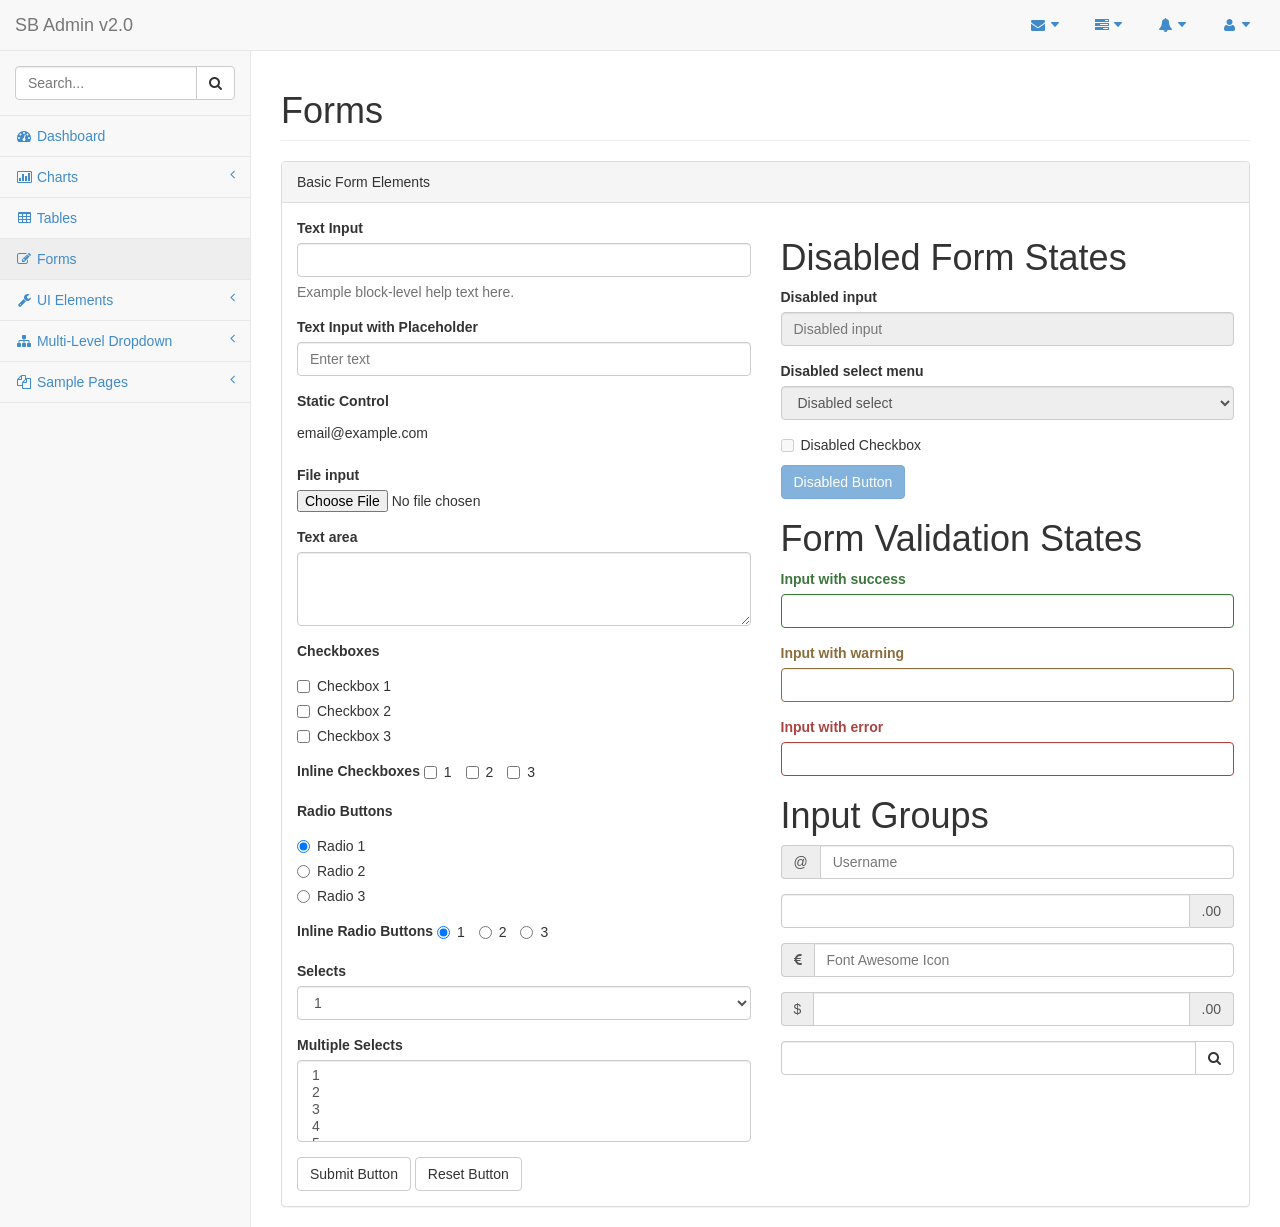
<file: themes/backend/forms.html>
<!DOCTYPE html>
<html lang="en">

<head>

    <meta charset="utf-8">
    <meta http-equiv="X-UA-Compatible" content="IE=edge">
    <meta name="viewport" content="width=device-width, initial-scale=1">
    <meta name="description" content="">
    <meta name="author" content="">

    <title>SB Admin 2 - Bootstrap Admin Theme</title>

    <!-- Bootstrap Core CSS -->
    <link href="css/bootstrap.min.css" rel="stylesheet">

    <!-- MetisMenu CSS -->
    <link href="css/plugins/metisMenu/metisMenu.min.css" rel="stylesheet">

    <!-- Custom CSS -->
    <link href="css/sb-admin-2.css" rel="stylesheet">

    <!-- Custom Fonts -->
    <link href="font-awesome-4.1.0/css/font-awesome.min.css" rel="stylesheet" type="text/css">

    <!-- HTML5 Shim and Respond.js IE8 support of HTML5 elements and media queries -->
    <!-- WARNING: Respond.js doesn't work if you view the page via file:// -->
    <!--[if lt IE 9]>
        <script src="https://oss.maxcdn.com/libs/html5shiv/3.7.0/html5shiv.js"></script>
        <script src="https://oss.maxcdn.com/libs/respond.js/1.4.2/respond.min.js"></script>
    <![endif]-->

</head>

<body>

    <div id="wrapper">

        <!-- Navigation -->
        <nav class="navbar navbar-default navbar-static-top" role="navigation" style="margin-bottom: 0">
            <div class="navbar-header">
                <button type="button" class="navbar-toggle" data-toggle="collapse" data-target=".navbar-collapse">
                    <span class="sr-only">Toggle navigation</span>
                    <span class="icon-bar"></span>
                    <span class="icon-bar"></span>
                    <span class="icon-bar"></span>
                </button>
                <a class="navbar-brand" href="index.html">SB Admin v2.0</a>
            </div>
            <!-- /.navbar-header -->

            <ul class="nav navbar-top-links navbar-right">
                <li class="dropdown">
                    <a class="dropdown-toggle" data-toggle="dropdown" href="#">
                        <i class="fa fa-envelope fa-fw"></i>  <i class="fa fa-caret-down"></i>
                    </a>
                    <ul class="dropdown-menu dropdown-messages">
                        <li>
                            <a href="#">
                                <div>
                                    <strong>John Smith</strong>
                                    <span class="pull-right text-muted">
                                        <em>Yesterday</em>
                                    </span>
                                </div>
                                <div>Lorem ipsum dolor sit amet, consectetur adipiscing elit. Pellentesque eleifend...</div>
                            </a>
                        </li>
                        <li class="divider"></li>
                        <li>
                            <a href="#">
                                <div>
                                    <strong>John Smith</strong>
                                    <span class="pull-right text-muted">
                                        <em>Yesterday</em>
                                    </span>
                                </div>
                                <div>Lorem ipsum dolor sit amet, consectetur adipiscing elit. Pellentesque eleifend...</div>
                            </a>
                        </li>
                        <li class="divider"></li>
                        <li>
                            <a href="#">
                                <div>
                                    <strong>John Smith</strong>
                                    <span class="pull-right text-muted">
                                        <em>Yesterday</em>
                                    </span>
                                </div>
                                <div>Lorem ipsum dolor sit amet, consectetur adipiscing elit. Pellentesque eleifend...</div>
                            </a>
                        </li>
                        <li class="divider"></li>
                        <li>
                            <a class="text-center" href="#">
                                <strong>Read All Messages</strong>
                                <i class="fa fa-angle-right"></i>
                            </a>
                        </li>
                    </ul>
                    <!-- /.dropdown-messages -->
                </li>
                <!-- /.dropdown -->
                <li class="dropdown">
                    <a class="dropdown-toggle" data-toggle="dropdown" href="#">
                        <i class="fa fa-tasks fa-fw"></i>  <i class="fa fa-caret-down"></i>
                    </a>
                    <ul class="dropdown-menu dropdown-tasks">
                        <li>
                            <a href="#">
                                <div>
                                    <p>
                                        <strong>Task 1</strong>
                                        <span class="pull-right text-muted">40% Complete</span>
                                    </p>
                                    <div class="progress progress-striped active">
                                        <div class="progress-bar progress-bar-success" role="progressbar" aria-valuenow="40" aria-valuemin="0" aria-valuemax="100" style="width: 40%">
                                            <span class="sr-only">40% Complete (success)</span>
                                        </div>
                                    </div>
                                </div>
                            </a>
                        </li>
                        <li class="divider"></li>
                        <li>
                            <a href="#">
                                <div>
                                    <p>
                                        <strong>Task 2</strong>
                                        <span class="pull-right text-muted">20% Complete</span>
                                    </p>
                                    <div class="progress progress-striped active">
                                        <div class="progress-bar progress-bar-info" role="progressbar" aria-valuenow="20" aria-valuemin="0" aria-valuemax="100" style="width: 20%">
                                            <span class="sr-only">20% Complete</span>
                                        </div>
                                    </div>
                                </div>
                            </a>
                        </li>
                        <li class="divider"></li>
                        <li>
                            <a href="#">
                                <div>
                                    <p>
                                        <strong>Task 3</strong>
                                        <span class="pull-right text-muted">60% Complete</span>
                                    </p>
                                    <div class="progress progress-striped active">
                                        <div class="progress-bar progress-bar-warning" role="progressbar" aria-valuenow="60" aria-valuemin="0" aria-valuemax="100" style="width: 60%">
                                            <span class="sr-only">60% Complete (warning)</span>
                                        </div>
                                    </div>
                                </div>
                            </a>
                        </li>
                        <li class="divider"></li>
                        <li>
                            <a href="#">
                                <div>
                                    <p>
                                        <strong>Task 4</strong>
                                        <span class="pull-right text-muted">80% Complete</span>
                                    </p>
                                    <div class="progress progress-striped active">
                                        <div class="progress-bar progress-bar-danger" role="progressbar" aria-valuenow="80" aria-valuemin="0" aria-valuemax="100" style="width: 80%">
                                            <span class="sr-only">80% Complete (danger)</span>
                                        </div>
                                    </div>
                                </div>
                            </a>
                        </li>
                        <li class="divider"></li>
                        <li>
                            <a class="text-center" href="#">
                                <strong>See All Tasks</strong>
                                <i class="fa fa-angle-right"></i>
                            </a>
                        </li>
                    </ul>
                    <!-- /.dropdown-tasks -->
                </li>
                <!-- /.dropdown -->
                <li class="dropdown">
                    <a class="dropdown-toggle" data-toggle="dropdown" href="#">
                        <i class="fa fa-bell fa-fw"></i>  <i class="fa fa-caret-down"></i>
                    </a>
                    <ul class="dropdown-menu dropdown-alerts">
                        <li>
                            <a href="#">
                                <div>
                                    <i class="fa fa-comment fa-fw"></i> New Comment
                                    <span class="pull-right text-muted small">4 minutes ago</span>
                                </div>
                            </a>
                        </li>
                        <li class="divider"></li>
                        <li>
                            <a href="#">
                                <div>
                                    <i class="fa fa-twitter fa-fw"></i> 3 New Followers
                                    <span class="pull-right text-muted small">12 minutes ago</span>
                                </div>
                            </a>
                        </li>
                        <li class="divider"></li>
                        <li>
                            <a href="#">
                                <div>
                                    <i class="fa fa-envelope fa-fw"></i> Message Sent
                                    <span class="pull-right text-muted small">4 minutes ago</span>
                                </div>
                            </a>
                        </li>
                        <li class="divider"></li>
                        <li>
                            <a href="#">
                                <div>
                                    <i class="fa fa-tasks fa-fw"></i> New Task
                                    <span class="pull-right text-muted small">4 minutes ago</span>
                                </div>
                            </a>
                        </li>
                        <li class="divider"></li>
                        <li>
                            <a href="#">
                                <div>
                                    <i class="fa fa-upload fa-fw"></i> Server Rebooted
                                    <span class="pull-right text-muted small">4 minutes ago</span>
                                </div>
                            </a>
                        </li>
                        <li class="divider"></li>
                        <li>
                            <a class="text-center" href="#">
                                <strong>See All Alerts</strong>
                                <i class="fa fa-angle-right"></i>
                            </a>
                        </li>
                    </ul>
                    <!-- /.dropdown-alerts -->
                </li>
                <!-- /.dropdown -->
                <li class="dropdown">
                    <a class="dropdown-toggle" data-toggle="dropdown" href="#">
                        <i class="fa fa-user fa-fw"></i>  <i class="fa fa-caret-down"></i>
                    </a>
                    <ul class="dropdown-menu dropdown-user">
                        <li><a href="#"><i class="fa fa-user fa-fw"></i> User Profile</a>
                        </li>
                        <li><a href="#"><i class="fa fa-gear fa-fw"></i> Settings</a>
                        </li>
                        <li class="divider"></li>
                        <li><a href="login.html"><i class="fa fa-sign-out fa-fw"></i> Logout</a>
                        </li>
                    </ul>
                    <!-- /.dropdown-user -->
                </li>
                <!-- /.dropdown -->
            </ul>
            <!-- /.navbar-top-links -->

            <div class="navbar-default sidebar" role="navigation">
                <div class="sidebar-nav navbar-collapse">
                    <ul class="nav" id="side-menu">
                        <li class="sidebar-search">
                            <div class="input-group custom-search-form">
                                <input type="text" class="form-control" placeholder="Search...">
                                <span class="input-group-btn">
                                <button class="btn btn-default" type="button">
                                    <i class="fa fa-search"></i>
                                </button>
                            </span>
                            </div>
                            <!-- /input-group -->
                        </li>
                        <li>
                            <a href="index.html"><i class="fa fa-dashboard fa-fw"></i> Dashboard</a>
                        </li>
                        <li>
                            <a href="#"><i class="fa fa-bar-chart-o fa-fw"></i> Charts<span class="fa arrow"></span></a>
                            <ul class="nav nav-second-level">
                                <li>
                                    <a href="flot.html">Flot Charts</a>
                                </li>
                                <li>
                                    <a href="morris.html">Morris.js Charts</a>
                                </li>
                            </ul>
                            <!-- /.nav-second-level -->
                        </li>
                        <li>
                            <a href="tables.html"><i class="fa fa-table fa-fw"></i> Tables</a>
                        </li>
                        <li>
                            <a class="active" href="forms.html"><i class="fa fa-edit fa-fw"></i> Forms</a>
                        </li>
                        <li>
                            <a href="#"><i class="fa fa-wrench fa-fw"></i> UI Elements<span class="fa arrow"></span></a>
                            <ul class="nav nav-second-level">
                                <li>
                                    <a href="panels-wells.html">Panels and Wells</a>
                                </li>
                                <li>
                                    <a href="buttons.html">Buttons</a>
                                </li>
                                <li>
                                    <a href="notifications.html">Notifications</a>
                                </li>
                                <li>
                                    <a href="typography.html">Typography</a>
                                </li>
                                <li>
                                    <a href="grid.html">Grid</a>
                                </li>
                            </ul>
                            <!-- /.nav-second-level -->
                        </li>
                        <li>
                            <a href="#"><i class="fa fa-sitemap fa-fw"></i> Multi-Level Dropdown<span class="fa arrow"></span></a>
                            <ul class="nav nav-second-level">
                                <li>
                                    <a href="#">Second Level Item</a>
                                </li>
                                <li>
                                    <a href="#">Second Level Item</a>
                                </li>
                                <li>
                                    <a href="#">Third Level <span class="fa arrow"></span></a>
                                    <ul class="nav nav-third-level">
                                        <li>
                                            <a href="#">Third Level Item</a>
                                        </li>
                                        <li>
                                            <a href="#">Third Level Item</a>
                                        </li>
                                        <li>
                                            <a href="#">Third Level Item</a>
                                        </li>
                                        <li>
                                            <a href="#">Third Level Item</a>
                                        </li>
                                    </ul>
                                    <!-- /.nav-third-level -->
                                </li>
                            </ul>
                            <!-- /.nav-second-level -->
                        </li>
                        <li>
                            <a href="#"><i class="fa fa-files-o fa-fw"></i> Sample Pages<span class="fa arrow"></span></a>
                            <ul class="nav nav-second-level">
                                <li>
                                    <a href="blank.html">Blank Page</a>
                                </li>
                                <li>
                                    <a href="login.html">Login Page</a>
                                </li>
                            </ul>
                            <!-- /.nav-second-level -->
                        </li>
                    </ul>
                </div>
                <!-- /.sidebar-collapse -->
            </div>
            <!-- /.navbar-static-side -->
        </nav>

        <div id="page-wrapper">
            <div class="row">
                <div class="col-lg-12">
                    <h1 class="page-header">Forms</h1>
                </div>
                <!-- /.col-lg-12 -->
            </div>
            <!-- /.row -->
            <div class="row">
                <div class="col-lg-12">
                    <div class="panel panel-default">
                        <div class="panel-heading">
                            Basic Form Elements
                        </div>
                        <div class="panel-body">
                            <div class="row">
                                <div class="col-lg-6">
                                    <form role="form">
                                        <div class="form-group">
                                            <label>Text Input</label>
                                            <input class="form-control">
                                            <p class="help-block">Example block-level help text here.</p>
                                        </div>
                                        <div class="form-group">
                                            <label>Text Input with Placeholder</label>
                                            <input class="form-control" placeholder="Enter text">
                                        </div>
                                        <div class="form-group">
                                            <label>Static Control</label>
                                            <p class="form-control-static">email@example.com</p>
                                        </div>
                                        <div class="form-group">
                                            <label>File input</label>
                                            <input type="file">
                                        </div>
                                        <div class="form-group">
                                            <label>Text area</label>
                                            <textarea class="form-control" rows="3"></textarea>
                                        </div>
                                        <div class="form-group">
                                            <label>Checkboxes</label>
                                            <div class="checkbox">
                                                <label>
                                                    <input type="checkbox" value="">Checkbox 1
                                                </label>
                                            </div>
                                            <div class="checkbox">
                                                <label>
                                                    <input type="checkbox" value="">Checkbox 2
                                                </label>
                                            </div>
                                            <div class="checkbox">
                                                <label>
                                                    <input type="checkbox" value="">Checkbox 3
                                                </label>
                                            </div>
                                        </div>
                                        <div class="form-group">
                                            <label>Inline Checkboxes</label>
                                            <label class="checkbox-inline">
                                                <input type="checkbox">1
                                            </label>
                                            <label class="checkbox-inline">
                                                <input type="checkbox">2
                                            </label>
                                            <label class="checkbox-inline">
                                                <input type="checkbox">3
                                            </label>
                                        </div>
                                        <div class="form-group">
                                            <label>Radio Buttons</label>
                                            <div class="radio">
                                                <label>
                                                    <input type="radio" name="optionsRadios" id="optionsRadios1" value="option1" checked>Radio 1
                                                </label>
                                            </div>
                                            <div class="radio">
                                                <label>
                                                    <input type="radio" name="optionsRadios" id="optionsRadios2" value="option2">Radio 2
                                                </label>
                                            </div>
                                            <div class="radio">
                                                <label>
                                                    <input type="radio" name="optionsRadios" id="optionsRadios3" value="option3">Radio 3
                                                </label>
                                            </div>
                                        </div>
                                        <div class="form-group">
                                            <label>Inline Radio Buttons</label>
                                            <label class="radio-inline">
                                                <input type="radio" name="optionsRadiosInline" id="optionsRadiosInline1" value="option1" checked>1
                                            </label>
                                            <label class="radio-inline">
                                                <input type="radio" name="optionsRadiosInline" id="optionsRadiosInline2" value="option2">2
                                            </label>
                                            <label class="radio-inline">
                                                <input type="radio" name="optionsRadiosInline" id="optionsRadiosInline3" value="option3">3
                                            </label>
                                        </div>
                                        <div class="form-group">
                                            <label>Selects</label>
                                            <select class="form-control">
                                                <option>1</option>
                                                <option>2</option>
                                                <option>3</option>
                                                <option>4</option>
                                                <option>5</option>
                                            </select>
                                        </div>
                                        <div class="form-group">
                                            <label>Multiple Selects</label>
                                            <select multiple class="form-control">
                                                <option>1</option>
                                                <option>2</option>
                                                <option>3</option>
                                                <option>4</option>
                                                <option>5</option>
                                            </select>
                                        </div>
                                        <button type="submit" class="btn btn-default">Submit Button</button>
                                        <button type="reset" class="btn btn-default">Reset Button</button>
                                    </form>
                                </div>
                                <!-- /.col-lg-6 (nested) -->
                                <div class="col-lg-6">
                                    <h1>Disabled Form States</h1>
                                    <form role="form">
                                        <fieldset disabled>
                                            <div class="form-group">
                                                <label for="disabledSelect">Disabled input</label>
                                                <input class="form-control" id="disabledInput" type="text" placeholder="Disabled input" disabled>
                                            </div>
                                            <div class="form-group">
                                                <label for="disabledSelect">Disabled select menu</label>
                                                <select id="disabledSelect" class="form-control">
                                                    <option>Disabled select</option>
                                                </select>
                                            </div>
                                            <div class="checkbox">
                                                <label>
                                                    <input type="checkbox">Disabled Checkbox
                                                </label>
                                            </div>
                                            <button type="submit" class="btn btn-primary">Disabled Button</button>
                                        </fieldset>
                                    </form>
                                    <h1>Form Validation States</h1>
                                    <form role="form">
                                        <div class="form-group has-success">
                                            <label class="control-label" for="inputSuccess">Input with success</label>
                                            <input type="text" class="form-control" id="inputSuccess">
                                        </div>
                                        <div class="form-group has-warning">
                                            <label class="control-label" for="inputWarning">Input with warning</label>
                                            <input type="text" class="form-control" id="inputWarning">
                                        </div>
                                        <div class="form-group has-error">
                                            <label class="control-label" for="inputError">Input with error</label>
                                            <input type="text" class="form-control" id="inputError">
                                        </div>
                                    </form>
                                    <h1>Input Groups</h1>
                                    <form role="form">
                                        <div class="form-group input-group">
                                            <span class="input-group-addon">@</span>
                                            <input type="text" class="form-control" placeholder="Username">
                                        </div>
                                        <div class="form-group input-group">
                                            <input type="text" class="form-control">
                                            <span class="input-group-addon">.00</span>
                                        </div>
                                        <div class="form-group input-group">
                                            <span class="input-group-addon"><i class="fa fa-eur"></i>
                                            </span>
                                            <input type="text" class="form-control" placeholder="Font Awesome Icon">
                                        </div>
                                        <div class="form-group input-group">
                                            <span class="input-group-addon">$</span>
                                            <input type="text" class="form-control">
                                            <span class="input-group-addon">.00</span>
                                        </div>
                                        <div class="form-group input-group">
                                            <input type="text" class="form-control">
                                            <span class="input-group-btn">
                                                <button class="btn btn-default" type="button"><i class="fa fa-search"></i>
                                                </button>
                                            </span>
                                        </div>
                                    </form>
                                </div>
                                <!-- /.col-lg-6 (nested) -->
                            </div>
                            <!-- /.row (nested) -->
                        </div>
                        <!-- /.panel-body -->
                    </div>
                    <!-- /.panel -->
                </div>
                <!-- /.col-lg-12 -->
            </div>
            <!-- /.row -->
        </div>
        <!-- /#page-wrapper -->

    </div>
    <!-- /#wrapper -->

    <!-- jQuery Version 1.11.0 -->
    <script src="js/jquery-1.11.0.js"></script>

    <!-- Bootstrap Core JavaScript -->
    <script src="js/bootstrap.min.js"></script>

    <!-- Metis Menu Plugin JavaScript -->
    <script src="js/plugins/metisMenu/metisMenu.min.js"></script>

    <!-- Custom Theme JavaScript -->
    <script src="js/sb-admin-2.js"></script>

</body>

</html>
</file>
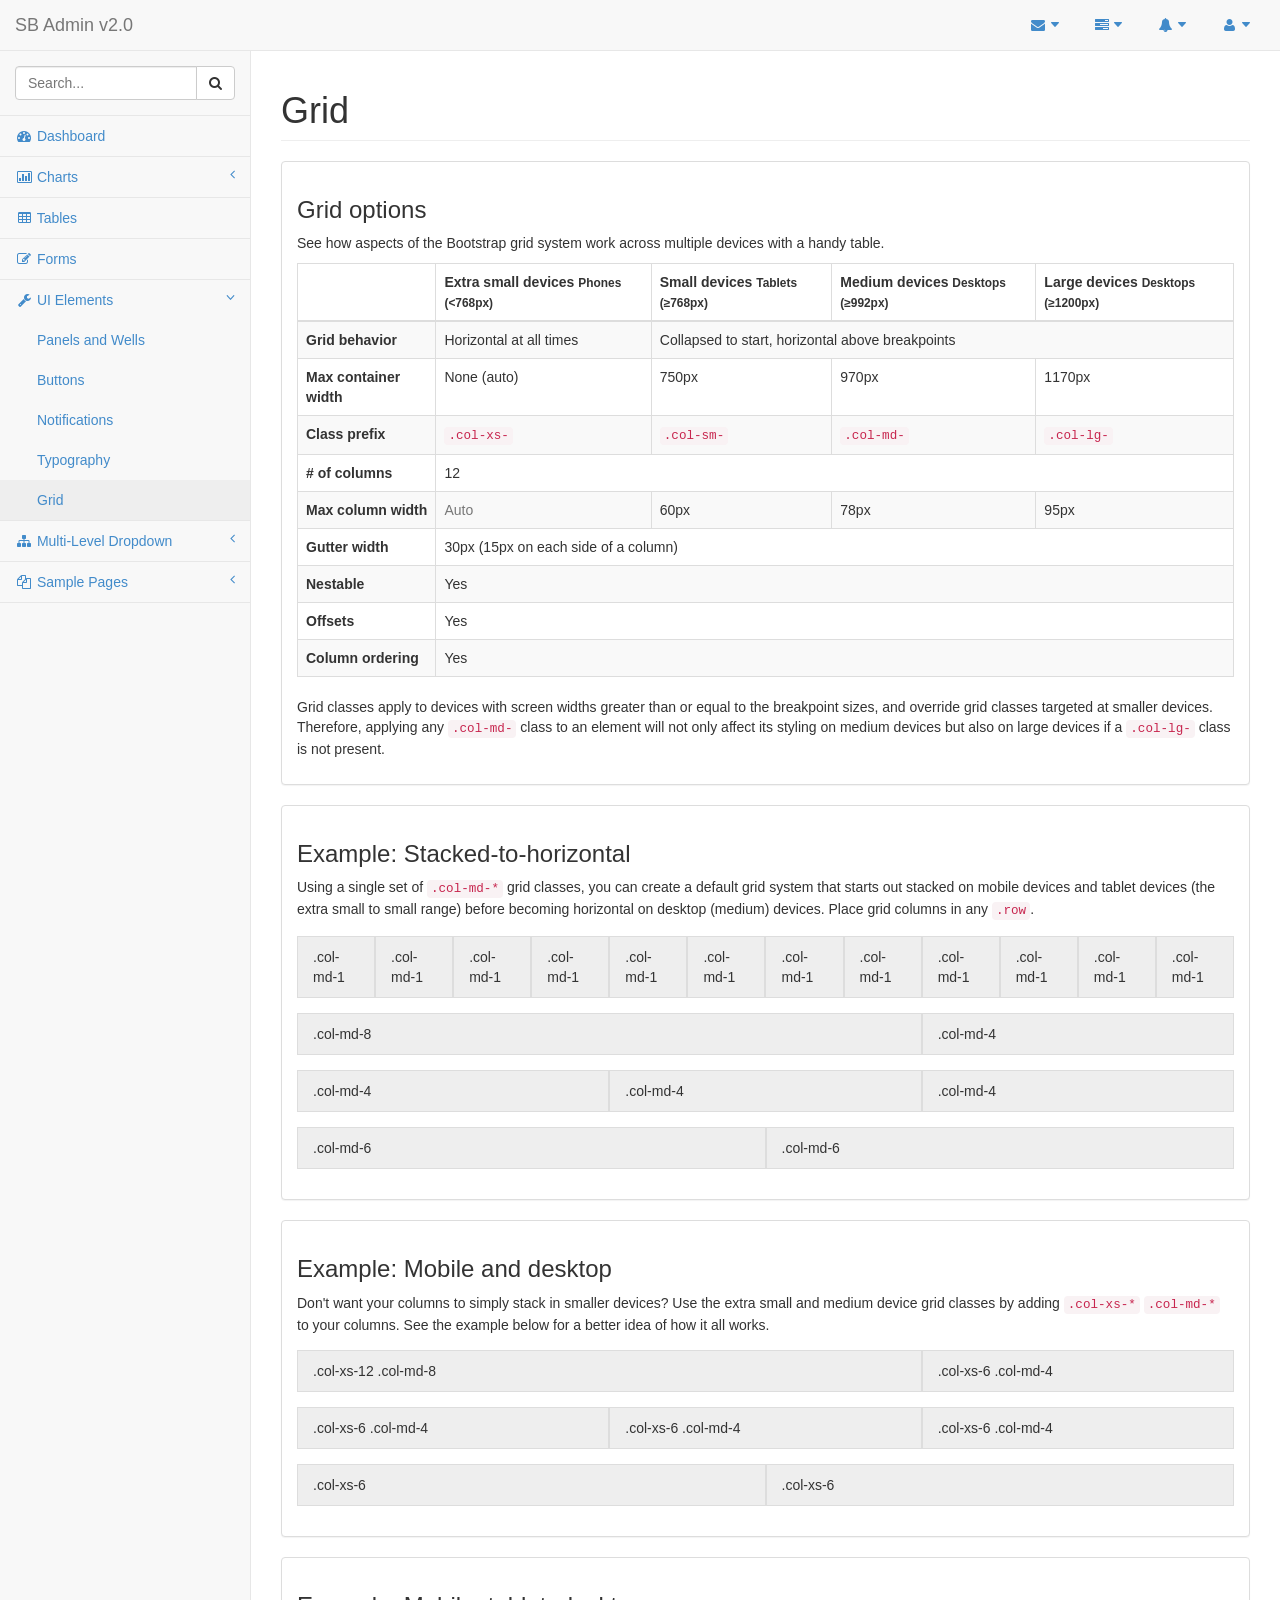
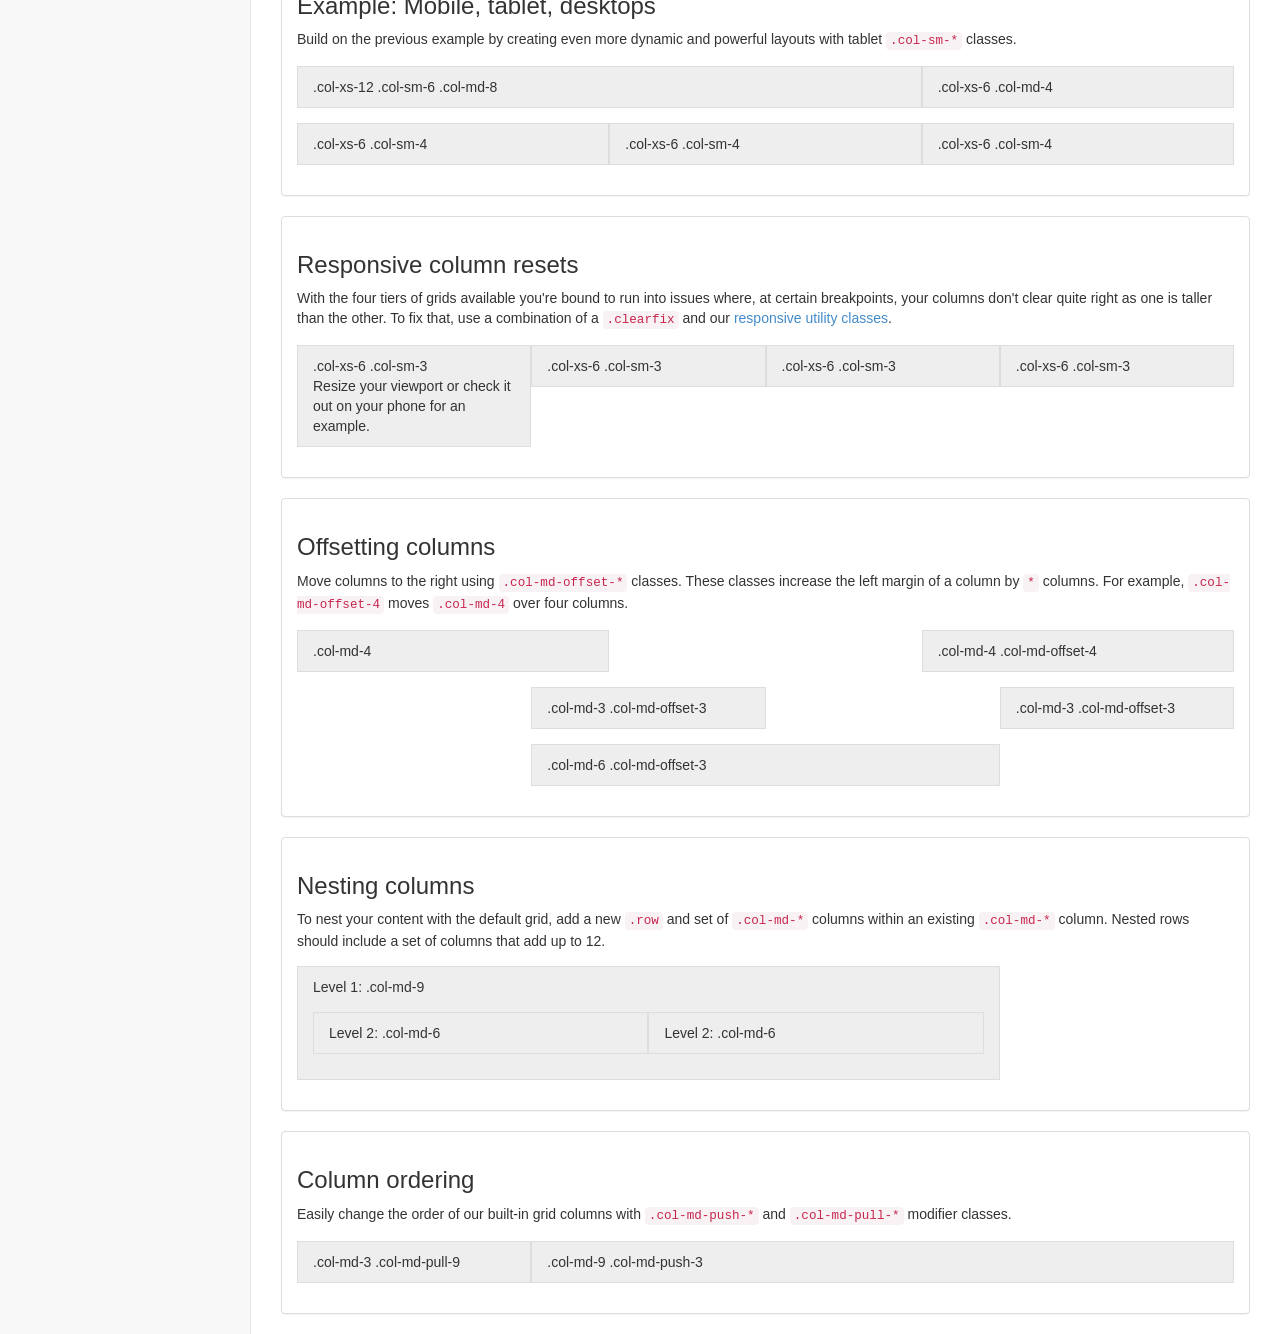
<file: themes/backend/grid.html>
<!DOCTYPE html>
<html lang="en">

<head>

    <meta charset="utf-8">
    <meta http-equiv="X-UA-Compatible" content="IE=edge">
    <meta name="viewport" content="width=device-width, initial-scale=1">
    <meta name="description" content="">
    <meta name="author" content="">

    <title>SB Admin 2 - Bootstrap Admin Theme</title>

    <!-- Bootstrap Core CSS -->
    <link href="css/bootstrap.min.css" rel="stylesheet">

    <!-- MetisMenu CSS -->
    <link href="css/plugins/metisMenu/metisMenu.min.css" rel="stylesheet">

    <!-- Custom CSS -->
    <link href="css/sb-admin-2.css" rel="stylesheet">

    <!-- Custom Fonts -->
    <link href="font-awesome-4.1.0/css/font-awesome.min.css" rel="stylesheet" type="text/css">

    <!-- HTML5 Shim and Respond.js IE8 support of HTML5 elements and media queries -->
    <!-- WARNING: Respond.js doesn't work if you view the page via file:// -->
    <!--[if lt IE 9]>
        <script src="https://oss.maxcdn.com/libs/html5shiv/3.7.0/html5shiv.js"></script>
        <script src="https://oss.maxcdn.com/libs/respond.js/1.4.2/respond.min.js"></script>
    <![endif]-->

</head>

<body>

    <div id="wrapper">

        <!-- Navigation -->
        <nav class="navbar navbar-default navbar-static-top" role="navigation" style="margin-bottom: 0">
            <div class="navbar-header">
                <button type="button" class="navbar-toggle" data-toggle="collapse" data-target=".navbar-collapse">
                    <span class="sr-only">Toggle navigation</span>
                    <span class="icon-bar"></span>
                    <span class="icon-bar"></span>
                    <span class="icon-bar"></span>
                </button>
                <a class="navbar-brand" href="index.html">SB Admin v2.0</a>
            </div>
            <!-- /.navbar-header -->

            <ul class="nav navbar-top-links navbar-right">
                <li class="dropdown">
                    <a class="dropdown-toggle" data-toggle="dropdown" href="#">
                        <i class="fa fa-envelope fa-fw"></i>  <i class="fa fa-caret-down"></i>
                    </a>
                    <ul class="dropdown-menu dropdown-messages">
                        <li>
                            <a href="#">
                                <div>
                                    <strong>John Smith</strong>
                                    <span class="pull-right text-muted">
                                        <em>Yesterday</em>
                                    </span>
                                </div>
                                <div>Lorem ipsum dolor sit amet, consectetur adipiscing elit. Pellentesque eleifend...</div>
                            </a>
                        </li>
                        <li class="divider"></li>
                        <li>
                            <a href="#">
                                <div>
                                    <strong>John Smith</strong>
                                    <span class="pull-right text-muted">
                                        <em>Yesterday</em>
                                    </span>
                                </div>
                                <div>Lorem ipsum dolor sit amet, consectetur adipiscing elit. Pellentesque eleifend...</div>
                            </a>
                        </li>
                        <li class="divider"></li>
                        <li>
                            <a href="#">
                                <div>
                                    <strong>John Smith</strong>
                                    <span class="pull-right text-muted">
                                        <em>Yesterday</em>
                                    </span>
                                </div>
                                <div>Lorem ipsum dolor sit amet, consectetur adipiscing elit. Pellentesque eleifend...</div>
                            </a>
                        </li>
                        <li class="divider"></li>
                        <li>
                            <a class="text-center" href="#">
                                <strong>Read All Messages</strong>
                                <i class="fa fa-angle-right"></i>
                            </a>
                        </li>
                    </ul>
                    <!-- /.dropdown-messages -->
                </li>
                <!-- /.dropdown -->
                <li class="dropdown">
                    <a class="dropdown-toggle" data-toggle="dropdown" href="#">
                        <i class="fa fa-tasks fa-fw"></i>  <i class="fa fa-caret-down"></i>
                    </a>
                    <ul class="dropdown-menu dropdown-tasks">
                        <li>
                            <a href="#">
                                <div>
                                    <p>
                                        <strong>Task 1</strong>
                                        <span class="pull-right text-muted">40% Complete</span>
                                    </p>
                                    <div class="progress progress-striped active">
                                        <div class="progress-bar progress-bar-success" role="progressbar" aria-valuenow="40" aria-valuemin="0" aria-valuemax="100" style="width: 40%">
                                            <span class="sr-only">40% Complete (success)</span>
                                        </div>
                                    </div>
                                </div>
                            </a>
                        </li>
                        <li class="divider"></li>
                        <li>
                            <a href="#">
                                <div>
                                    <p>
                                        <strong>Task 2</strong>
                                        <span class="pull-right text-muted">20% Complete</span>
                                    </p>
                                    <div class="progress progress-striped active">
                                        <div class="progress-bar progress-bar-info" role="progressbar" aria-valuenow="20" aria-valuemin="0" aria-valuemax="100" style="width: 20%">
                                            <span class="sr-only">20% Complete</span>
                                        </div>
                                    </div>
                                </div>
                            </a>
                        </li>
                        <li class="divider"></li>
                        <li>
                            <a href="#">
                                <div>
                                    <p>
                                        <strong>Task 3</strong>
                                        <span class="pull-right text-muted">60% Complete</span>
                                    </p>
                                    <div class="progress progress-striped active">
                                        <div class="progress-bar progress-bar-warning" role="progressbar" aria-valuenow="60" aria-valuemin="0" aria-valuemax="100" style="width: 60%">
                                            <span class="sr-only">60% Complete (warning)</span>
                                        </div>
                                    </div>
                                </div>
                            </a>
                        </li>
                        <li class="divider"></li>
                        <li>
                            <a href="#">
                                <div>
                                    <p>
                                        <strong>Task 4</strong>
                                        <span class="pull-right text-muted">80% Complete</span>
                                    </p>
                                    <div class="progress progress-striped active">
                                        <div class="progress-bar progress-bar-danger" role="progressbar" aria-valuenow="80" aria-valuemin="0" aria-valuemax="100" style="width: 80%">
                                            <span class="sr-only">80% Complete (danger)</span>
                                        </div>
                                    </div>
                                </div>
                            </a>
                        </li>
                        <li class="divider"></li>
                        <li>
                            <a class="text-center" href="#">
                                <strong>See All Tasks</strong>
                                <i class="fa fa-angle-right"></i>
                            </a>
                        </li>
                    </ul>
                    <!-- /.dropdown-tasks -->
                </li>
                <!-- /.dropdown -->
                <li class="dropdown">
                    <a class="dropdown-toggle" data-toggle="dropdown" href="#">
                        <i class="fa fa-bell fa-fw"></i>  <i class="fa fa-caret-down"></i>
                    </a>
                    <ul class="dropdown-menu dropdown-alerts">
                        <li>
                            <a href="#">
                                <div>
                                    <i class="fa fa-comment fa-fw"></i> New Comment
                                    <span class="pull-right text-muted small">4 minutes ago</span>
                                </div>
                            </a>
                        </li>
                        <li class="divider"></li>
                        <li>
                            <a href="#">
                                <div>
                                    <i class="fa fa-twitter fa-fw"></i> 3 New Followers
                                    <span class="pull-right text-muted small">12 minutes ago</span>
                                </div>
                            </a>
                        </li>
                        <li class="divider"></li>
                        <li>
                            <a href="#">
                                <div>
                                    <i class="fa fa-envelope fa-fw"></i> Message Sent
                                    <span class="pull-right text-muted small">4 minutes ago</span>
                                </div>
                            </a>
                        </li>
                        <li class="divider"></li>
                        <li>
                            <a href="#">
                                <div>
                                    <i class="fa fa-tasks fa-fw"></i> New Task
                                    <span class="pull-right text-muted small">4 minutes ago</span>
                                </div>
                            </a>
                        </li>
                        <li class="divider"></li>
                        <li>
                            <a href="#">
                                <div>
                                    <i class="fa fa-upload fa-fw"></i> Server Rebooted
                                    <span class="pull-right text-muted small">4 minutes ago</span>
                                </div>
                            </a>
                        </li>
                        <li class="divider"></li>
                        <li>
                            <a class="text-center" href="#">
                                <strong>See All Alerts</strong>
                                <i class="fa fa-angle-right"></i>
                            </a>
                        </li>
                    </ul>
                    <!-- /.dropdown-alerts -->
                </li>
                <!-- /.dropdown -->
                <li class="dropdown">
                    <a class="dropdown-toggle" data-toggle="dropdown" href="#">
                        <i class="fa fa-user fa-fw"></i>  <i class="fa fa-caret-down"></i>
                    </a>
                    <ul class="dropdown-menu dropdown-user">
                        <li><a href="#"><i class="fa fa-user fa-fw"></i> User Profile</a>
                        </li>
                        <li><a href="#"><i class="fa fa-gear fa-fw"></i> Settings</a>
                        </li>
                        <li class="divider"></li>
                        <li><a href="login.html"><i class="fa fa-sign-out fa-fw"></i> Logout</a>
                        </li>
                    </ul>
                    <!-- /.dropdown-user -->
                </li>
                <!-- /.dropdown -->
            </ul>
            <!-- /.navbar-top-links -->

            <div class="navbar-default sidebar" role="navigation">
                <div class="sidebar-nav navbar-collapse">
                    <ul class="nav" id="side-menu">
                        <li class="sidebar-search">
                            <div class="input-group custom-search-form">
                                <input type="text" class="form-control" placeholder="Search...">
                                <span class="input-group-btn">
                                <button class="btn btn-default" type="button">
                                    <i class="fa fa-search"></i>
                                </button>
                            </span>
                            </div>
                            <!-- /input-group -->
                        </li>
                        <li>
                            <a href="index.html"><i class="fa fa-dashboard fa-fw"></i> Dashboard</a>
                        </li>
                        <li>
                            <a href="#"><i class="fa fa-bar-chart-o fa-fw"></i> Charts<span class="fa arrow"></span></a>
                            <ul class="nav nav-second-level">
                                <li>
                                    <a href="flot.html">Flot Charts</a>
                                </li>
                                <li>
                                    <a href="morris.html">Morris.js Charts</a>
                                </li>
                            </ul>
                            <!-- /.nav-second-level -->
                        </li>
                        <li>
                            <a href="tables.html"><i class="fa fa-table fa-fw"></i> Tables</a>
                        </li>
                        <li>
                            <a href="forms.html"><i class="fa fa-edit fa-fw"></i> Forms</a>
                        </li>
                        <li class="active">
                            <a href="#"><i class="fa fa-wrench fa-fw"></i> UI Elements<span class="fa arrow"></span></a>
                            <ul class="nav nav-second-level">
                                <li>
                                    <a href="panels-wells.html">Panels and Wells</a>
                                </li>
                                <li>
                                    <a href="buttons.html">Buttons</a>
                                </li>
                                <li>
                                    <a href="notifications.html">Notifications</a>
                                </li>
                                <li>
                                    <a href="typography.html">Typography</a>
                                </li>
                                <li>
                                    <a class="active" href="grid.html">Grid</a>
                                </li>
                            </ul>
                            <!-- /.nav-second-level -->
                        </li>
                        <li>
                            <a href="#"><i class="fa fa-sitemap fa-fw"></i> Multi-Level Dropdown<span class="fa arrow"></span></a>
                            <ul class="nav nav-second-level">
                                <li>
                                    <a href="#">Second Level Item</a>
                                </li>
                                <li>
                                    <a href="#">Second Level Item</a>
                                </li>
                                <li>
                                    <a href="#">Third Level <span class="fa arrow"></span></a>
                                    <ul class="nav nav-third-level">
                                        <li>
                                            <a href="#">Third Level Item</a>
                                        </li>
                                        <li>
                                            <a href="#">Third Level Item</a>
                                        </li>
                                        <li>
                                            <a href="#">Third Level Item</a>
                                        </li>
                                        <li>
                                            <a href="#">Third Level Item</a>
                                        </li>
                                    </ul>
                                    <!-- /.nav-third-level -->
                                </li>
                            </ul>
                            <!-- /.nav-second-level -->
                        </li>
                        <li>
                            <a href="#"><i class="fa fa-files-o fa-fw"></i> Sample Pages<span class="fa arrow"></span></a>
                            <ul class="nav nav-second-level">
                                <li>
                                    <a href="blank.html">Blank Page</a>
                                </li>
                                <li>
                                    <a href="login.html">Login Page</a>
                                </li>
                            </ul>
                            <!-- /.nav-second-level -->
                        </li>
                    </ul>
                </div>
                <!-- /.sidebar-collapse -->
            </div>
            <!-- /.navbar-static-side -->
        </nav>

        <div id="page-wrapper">
            <div class="row">
                <div class="col-lg-12">
                    <h1 class="page-header">Grid</h1>
                </div>
                <!-- /.col-lg-12 -->
            </div>
            <!-- /.row -->
            <div class="row">
                <div class="col-lg-12">
                    <div class="panel panel-default">
                        <div class="panel-body">
                            <h3>Grid options</h3>
                            <p>See how aspects of the Bootstrap grid system work across multiple devices with a handy table.</p>
                            <div class="table-responsive">
                                <table class="table table-bordered table-striped">
                                    <thead>
                                        <tr>
                                            <th></th>
                                            <th>
                                                Extra small devices
                                                <small>Phones (&lt;768px)</small>
                                            </th>
                                            <th>
                                                Small devices
                                                <small>Tablets (&ge;768px)</small>
                                            </th>
                                            <th>
                                                Medium devices
                                                <small>Desktops (&ge;992px)</small>
                                            </th>
                                            <th>
                                                Large devices
                                                <small>Desktops (&ge;1200px)</small>
                                            </th>
                                        </tr>
                                    </thead>
                                    <tbody>
                                        <tr>
                                            <th>Grid behavior</th>
                                            <td>Horizontal at all times</td>
                                            <td colspan="3">Collapsed to start, horizontal above breakpoints</td>
                                        </tr>
                                        <tr>
                                            <th>Max container width</th>
                                            <td>None (auto)</td>
                                            <td>750px</td>
                                            <td>970px</td>
                                            <td>1170px</td>
                                        </tr>
                                        <tr>
                                            <th>Class prefix</th>
                                            <td>
                                                <code>.col-xs-</code>
                                            </td>
                                            <td>
                                                <code>.col-sm-</code>
                                            </td>
                                            <td>
                                                <code>.col-md-</code>
                                            </td>
                                            <td>
                                                <code>.col-lg-</code>
                                            </td>
                                        </tr>
                                        <tr>
                                            <th># of columns</th>
                                            <td colspan="4">12</td>
                                        </tr>
                                        <tr>
                                            <th>Max column width</th>
                                            <td class="text-muted">Auto</td>
                                            <td>60px</td>
                                            <td>78px</td>
                                            <td>95px</td>
                                        </tr>
                                        <tr>
                                            <th>Gutter width</th>
                                            <td colspan="4">30px (15px on each side of a column)</td>
                                        </tr>
                                        <tr>
                                            <th>Nestable</th>
                                            <td colspan="4">Yes</td>
                                        </tr>
                                        <tr>
                                            <th>Offsets</th>
                                            <td colspan="4">Yes</td>
                                        </tr>
                                        <tr>
                                            <th>Column ordering</th>
                                            <td colspan="4">Yes</td>
                                        </tr>
                                    </tbody>
                                </table>
                            </div>
                            <p>Grid classes apply to devices with screen widths greater than or equal to the breakpoint sizes, and override grid classes targeted at smaller devices. Therefore, applying any
                                <code>.col-md-</code> class to an element will not only affect its styling on medium devices but also on large devices if a
                                <code>.col-lg-</code> class is not present.</p>
                        </div>
                    </div>
                </div>
                <!-- /.col-lg-12 -->
            </div>
            <!-- /.row -->

            <div class="row">
                <div class="col-lg-12">
                    <div class="panel panel-default">
                        <div class="panel-body">
                            <h3>Example: Stacked-to-horizontal</h3>
                            <p>Using a single set of
                                <code>.col-md-*</code> grid classes, you can create a default grid system that starts out stacked on mobile devices and tablet devices (the extra small to small range) before becoming horizontal on desktop (medium) devices. Place grid columns in any
                                <code>.row</code>.</p>
                            <div class="row show-grid">
                                <div class="col-md-1">.col-md-1</div>
                                <div class="col-md-1">.col-md-1</div>
                                <div class="col-md-1">.col-md-1</div>
                                <div class="col-md-1">.col-md-1</div>
                                <div class="col-md-1">.col-md-1</div>
                                <div class="col-md-1">.col-md-1</div>
                                <div class="col-md-1">.col-md-1</div>
                                <div class="col-md-1">.col-md-1</div>
                                <div class="col-md-1">.col-md-1</div>
                                <div class="col-md-1">.col-md-1</div>
                                <div class="col-md-1">.col-md-1</div>
                                <div class="col-md-1">.col-md-1</div>
                            </div>
                            <div class="row show-grid">
                                <div class="col-md-8">.col-md-8</div>
                                <div class="col-md-4">.col-md-4</div>
                            </div>
                            <div class="row show-grid">
                                <div class="col-md-4">.col-md-4</div>
                                <div class="col-md-4">.col-md-4</div>
                                <div class="col-md-4">.col-md-4</div>
                            </div>
                            <div class="row show-grid">
                                <div class="col-md-6">.col-md-6</div>
                                <div class="col-md-6">.col-md-6</div>
                            </div>
                        </div>
                    </div>
                </div>
                <!-- /.col-lg-12 -->
            </div>
            <!-- /.row -->

            <div class="row">
                <div class="col-lg-12">
                    <div class="panel panel-default">
                        <div class="panel-body">
                            <h3>Example: Mobile and desktop</h3>
                            <p>Don't want your columns to simply stack in smaller devices? Use the extra small and medium device grid classes by adding
                                <code>.col-xs-*</code>
                                <code>.col-md-*</code> to your columns. See the example below for a better idea of how it all works.</p>
                            <div class="row show-grid">
                                <div class="col-xs-12 col-md-8">.col-xs-12 .col-md-8</div>
                                <div class="col-xs-6 col-md-4">.col-xs-6 .col-md-4</div>
                            </div>
                            <div class="row show-grid">
                                <div class="col-xs-6 col-md-4">.col-xs-6 .col-md-4</div>
                                <div class="col-xs-6 col-md-4">.col-xs-6 .col-md-4</div>
                                <div class="col-xs-6 col-md-4">.col-xs-6 .col-md-4</div>
                            </div>
                            <div class="row show-grid">
                                <div class="col-xs-6">.col-xs-6</div>
                                <div class="col-xs-6">.col-xs-6</div>
                            </div>
                        </div>
                    </div>
                </div>
                <!-- /.col-lg-12 -->
            </div>
            <!-- /.row -->

            <div class="row">
                <div class="col-lg-12">
                    <div class="panel panel-default">
                        <div class="panel-body">
                            <h3>Example: Mobile, tablet, desktops</h3>
                            <p>Build on the previous example by creating even more dynamic and powerful layouts with tablet
                                <code>.col-sm-*</code> classes.</p>
                            <div class="row show-grid">
                                <div class="col-xs-12 col-sm-6 col-md-8">.col-xs-12 .col-sm-6 .col-md-8</div>
                                <div class="col-xs-6 col-md-4">.col-xs-6 .col-md-4</div>
                            </div>
                            <div class="row show-grid">
                                <div class="col-xs-6 col-sm-4">.col-xs-6 .col-sm-4</div>
                                <div class="col-xs-6 col-sm-4">.col-xs-6 .col-sm-4</div>
                                <!-- Optional: clear the XS cols if their content doesn't match in height -->
                                <div class="clearfix visible-xs"></div>
                                <div class="col-xs-6 col-sm-4">.col-xs-6 .col-sm-4</div>
                            </div>
                        </div>
                    </div>
                </div>
                <!-- /.col-lg-12 -->
            </div>
            <!-- /.row -->

            <div class="row">
                <div class="col-lg-12">
                    <div class="panel panel-default">
                        <div class="panel-body">
                            <h3 id="grid-responsive-resets">Responsive column resets</h3>
                            <p>With the four tiers of grids available you're bound to run into issues where, at certain breakpoints, your columns don't clear quite right as one is taller than the other. To fix that, use a combination of a
                                <code>.clearfix</code> and our <a href="#responsive-utilities">responsive utility classes</a>.</p>
                            <div class="row show-grid">
                                <div class="col-xs-6 col-sm-3">
                                    .col-xs-6 .col-sm-3
                                    <br>Resize your viewport or check it out on your phone for an example.
                                </div>
                                <div class="col-xs-6 col-sm-3">.col-xs-6 .col-sm-3</div>

                                <!-- Add the extra clearfix for only the required viewport -->
                                <div class="clearfix visible-xs"></div>

                                <div class="col-xs-6 col-sm-3">.col-xs-6 .col-sm-3</div>
                                <div class="col-xs-6 col-sm-3">.col-xs-6 .col-sm-3</div>
                            </div>
                        </div>
                    </div>
                </div>
                <!-- /.col-lg-12 -->
            </div>
            <!-- /.row -->

            <div class="row">
                <div class="col-lg-12">
                    <div class="panel panel-default">
                        <div class="panel-body">
                            <h3 id="grid-offsetting">Offsetting columns</h3>
                            <p>Move columns to the right using
                                <code>.col-md-offset-*</code> classes. These classes increase the left margin of a column by
                                <code>*</code> columns. For example,
                                <code>.col-md-offset-4</code> moves
                                <code>.col-md-4</code> over four columns.</p>
                            <div class="row show-grid">
                                <div class="col-md-4">.col-md-4</div>
                                <div class="col-md-4 col-md-offset-4">.col-md-4 .col-md-offset-4</div>
                            </div>
                            <div class="row show-grid">
                                <div class="col-md-3 col-md-offset-3">.col-md-3 .col-md-offset-3</div>
                                <div class="col-md-3 col-md-offset-3">.col-md-3 .col-md-offset-3</div>
                            </div>
                            <div class="row show-grid">
                                <div class="col-md-6 col-md-offset-3">.col-md-6 .col-md-offset-3</div>
                            </div>
                        </div>
                    </div>
                </div>
                <!-- /.col-lg-12 -->
            </div>
            <!-- /.row -->

            <div class="row">
                <div class="col-lg-12">
                    <div class="panel panel-default">
                        <div class="panel-body">
                            <h3 id="grid-nesting">Nesting columns</h3>
                            <p>To nest your content with the default grid, add a new
                                <code>.row</code> and set of
                                <code>.col-md-*</code> columns within an existing
                                <code>.col-md-*</code> column. Nested rows should include a set of columns that add up to 12.</p>
                            <div class="row show-grid">
                                <div class="col-md-9">
                                    Level 1: .col-md-9
                                    <div class="row show-grid">
                                        <div class="col-md-6">
                                            Level 2: .col-md-6
                                        </div>
                                        <div class="col-md-6">
                                            Level 2: .col-md-6
                                        </div>
                                    </div>
                                </div>
                            </div>
                        </div>
                    </div>
                </div>
                <!-- /.col-lg-12 -->
            </div>
            <!-- /.row -->

            <div class="row">
                <div class="col-lg-12">
                    <div class="panel panel-default">
                        <div class="panel-body">
                            <h3 id="grid-column-ordering">Column ordering</h3>
                            <p>Easily change the order of our built-in grid columns with
                                <code>.col-md-push-*</code> and
                                <code>.col-md-pull-*</code> modifier classes.</p>
                            <div class="row show-grid">
                                <div class="col-md-9 col-md-push-3">.col-md-9 .col-md-push-3</div>
                                <div class="col-md-3 col-md-pull-9">.col-md-3 .col-md-pull-9</div>
                            </div>
                        </div>
                    </div>
                </div>
                <!-- /.col-lg-12 -->
            </div>
            <!-- /.row -->

        </div>
        <!-- /#page-wrapper -->

    </div>
    <!-- /#wrapper -->

    <!-- jQuery Version 1.11.0 -->
    <script src="js/jquery-1.11.0.js"></script>

    <!-- Bootstrap Core JavaScript -->
    <script src="js/bootstrap.min.js"></script>

    <!-- Metis Menu Plugin JavaScript -->
    <script src="js/plugins/metisMenu/metisMenu.min.js"></script>

    <!-- Custom Theme JavaScript -->
    <script src="js/sb-admin-2.js"></script>

</body>

</html>
</file>
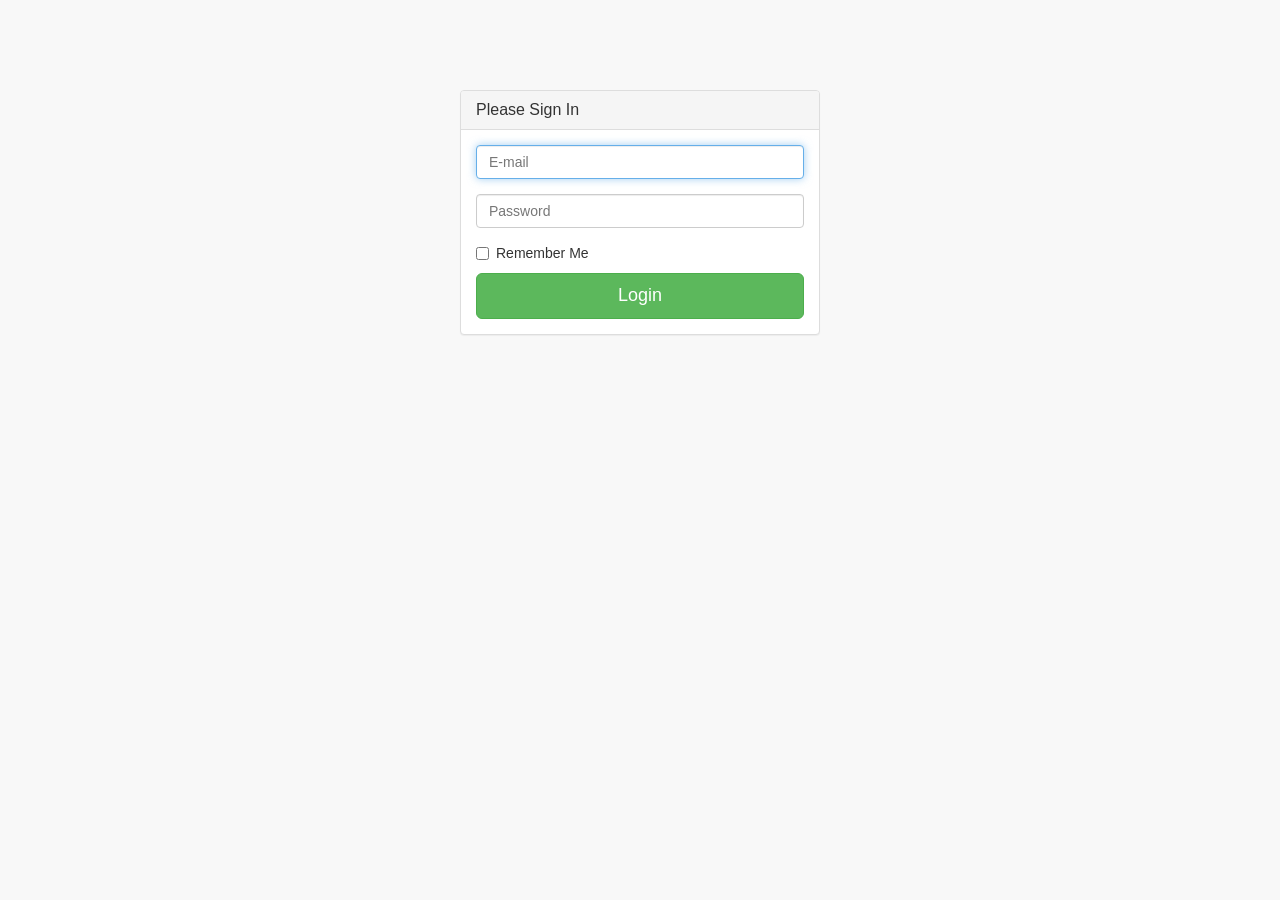
<file: themes/backend/login.html>
<!DOCTYPE html>
<html lang="en">

<head>

    <meta charset="utf-8">
    <meta http-equiv="X-UA-Compatible" content="IE=edge">
    <meta name="viewport" content="width=device-width, initial-scale=1">
    <meta name="description" content="">
    <meta name="author" content="">

    <title>SB Admin 2 - Bootstrap Admin Theme</title>

    <!-- Bootstrap Core CSS -->
    <link href="css/bootstrap.min.css" rel="stylesheet">

    <!-- MetisMenu CSS -->
    <link href="css/plugins/metisMenu/metisMenu.min.css" rel="stylesheet">

    <!-- Custom CSS -->
    <link href="css/sb-admin-2.css" rel="stylesheet">

    <!-- Custom Fonts -->
    <link href="font-awesome-4.1.0/css/font-awesome.min.css" rel="stylesheet" type="text/css">

    <!-- HTML5 Shim and Respond.js IE8 support of HTML5 elements and media queries -->
    <!-- WARNING: Respond.js doesn't work if you view the page via file:// -->
    <!--[if lt IE 9]>
        <script src="https://oss.maxcdn.com/libs/html5shiv/3.7.0/html5shiv.js"></script>
        <script src="https://oss.maxcdn.com/libs/respond.js/1.4.2/respond.min.js"></script>
    <![endif]-->

</head>

<body>

    <div class="container">
        <div class="row">
            <div class="col-md-4 col-md-offset-4">
                <div class="login-panel panel panel-default">
                    <div class="panel-heading">
                        <h3 class="panel-title">Please Sign In</h3>
                    </div>
                    <div class="panel-body">
                        <form role="form">
                            <fieldset>
                                <div class="form-group">
                                    <input class="form-control" placeholder="E-mail" name="email" type="email" autofocus>
                                </div>
                                <div class="form-group">
                                    <input class="form-control" placeholder="Password" name="password" type="password" value="">
                                </div>
                                <div class="checkbox">
                                    <label>
                                        <input name="remember" type="checkbox" value="Remember Me">Remember Me
                                    </label>
                                </div>
                                <!-- Change this to a button or input when using this as a form -->
                                <a href="index.html" class="btn btn-lg btn-success btn-block">Login</a>
                            </fieldset>
                        </form>
                    </div>
                </div>
            </div>
        </div>
    </div>

    <!-- jQuery Version 1.11.0 -->
    <script src="js/jquery-1.11.0.js"></script>

    <!-- Bootstrap Core JavaScript -->
    <script src="js/bootstrap.min.js"></script>

    <!-- Metis Menu Plugin JavaScript -->
    <script src="js/plugins/metisMenu/metisMenu.min.js"></script>

    <!-- Custom Theme JavaScript -->
    <script src="js/sb-admin-2.js"></script>

</body>

</html>
</file>
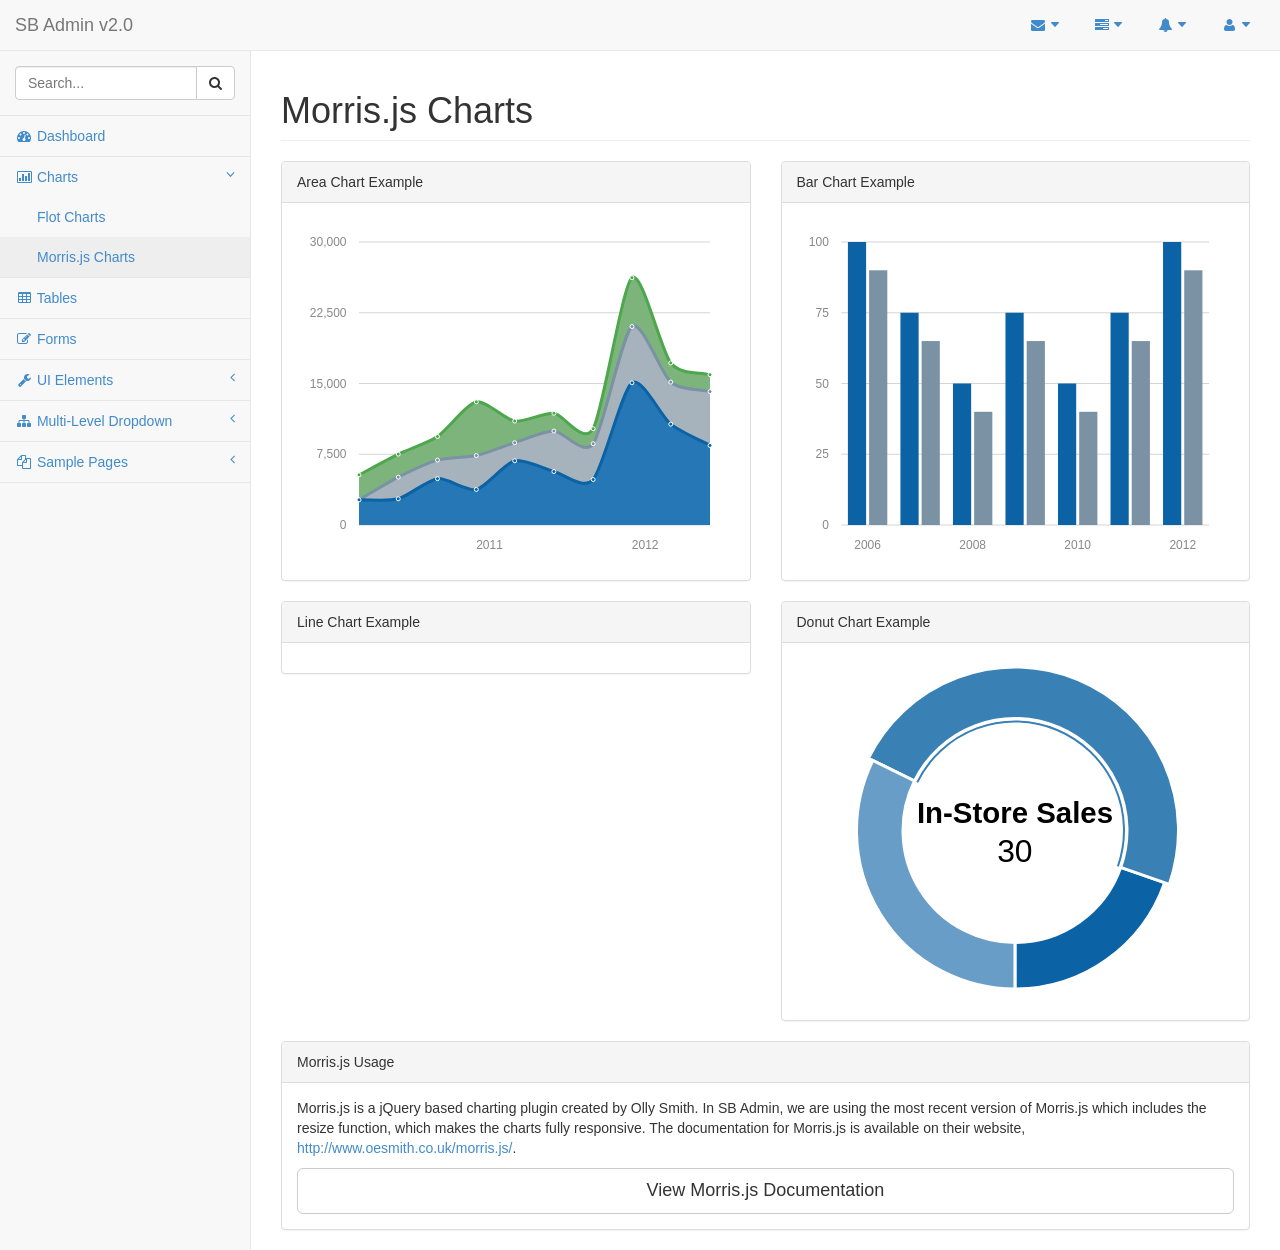
<file: themes/backend/morris.html>
<!DOCTYPE html>
<html lang="en">

<head>

    <meta charset="utf-8">
    <meta http-equiv="X-UA-Compatible" content="IE=edge">
    <meta name="viewport" content="width=device-width, initial-scale=1">
    <meta name="description" content="">
    <meta name="author" content="">

    <title>SB Admin 2 - Bootstrap Admin Theme</title>

    <!-- Bootstrap Core CSS -->
    <link href="css/bootstrap.min.css" rel="stylesheet">

    <!-- MetisMenu CSS -->
    <link href="css/plugins/metisMenu/metisMenu.min.css" rel="stylesheet">

    <!-- Custom CSS -->
    <link href="css/sb-admin-2.css" rel="stylesheet">

    <!-- Morris Charts CSS -->
    <link href="css/plugins/morris.css" rel="stylesheet">

    <!-- Custom Fonts -->
    <link href="font-awesome-4.1.0/css/font-awesome.min.css" rel="stylesheet" type="text/css">

    <!-- HTML5 Shim and Respond.js IE8 support of HTML5 elements and media queries -->
    <!-- WARNING: Respond.js doesn't work if you view the page via file:// -->
    <!--[if lt IE 9]>
        <script src="https://oss.maxcdn.com/libs/html5shiv/3.7.0/html5shiv.js"></script>
        <script src="https://oss.maxcdn.com/libs/respond.js/1.4.2/respond.min.js"></script>
    <![endif]-->

</head>

<body>

    <div id="wrapper">

        <!-- Navigation -->
        <nav class="navbar navbar-default navbar-static-top" role="navigation" style="margin-bottom: 0">
            <div class="navbar-header">
                <button type="button" class="navbar-toggle" data-toggle="collapse" data-target=".navbar-collapse">
                    <span class="sr-only">Toggle navigation</span>
                    <span class="icon-bar"></span>
                    <span class="icon-bar"></span>
                    <span class="icon-bar"></span>
                </button>
                <a class="navbar-brand" href="index.html">SB Admin v2.0</a>
            </div>
            <!-- /.navbar-header -->

            <ul class="nav navbar-top-links navbar-right">
                <li class="dropdown">
                    <a class="dropdown-toggle" data-toggle="dropdown" href="#">
                        <i class="fa fa-envelope fa-fw"></i>  <i class="fa fa-caret-down"></i>
                    </a>
                    <ul class="dropdown-menu dropdown-messages">
                        <li>
                            <a href="#">
                                <div>
                                    <strong>John Smith</strong>
                                    <span class="pull-right text-muted">
                                        <em>Yesterday</em>
                                    </span>
                                </div>
                                <div>Lorem ipsum dolor sit amet, consectetur adipiscing elit. Pellentesque eleifend...</div>
                            </a>
                        </li>
                        <li class="divider"></li>
                        <li>
                            <a href="#">
                                <div>
                                    <strong>John Smith</strong>
                                    <span class="pull-right text-muted">
                                        <em>Yesterday</em>
                                    </span>
                                </div>
                                <div>Lorem ipsum dolor sit amet, consectetur adipiscing elit. Pellentesque eleifend...</div>
                            </a>
                        </li>
                        <li class="divider"></li>
                        <li>
                            <a href="#">
                                <div>
                                    <strong>John Smith</strong>
                                    <span class="pull-right text-muted">
                                        <em>Yesterday</em>
                                    </span>
                                </div>
                                <div>Lorem ipsum dolor sit amet, consectetur adipiscing elit. Pellentesque eleifend...</div>
                            </a>
                        </li>
                        <li class="divider"></li>
                        <li>
                            <a class="text-center" href="#">
                                <strong>Read All Messages</strong>
                                <i class="fa fa-angle-right"></i>
                            </a>
                        </li>
                    </ul>
                    <!-- /.dropdown-messages -->
                </li>
                <!-- /.dropdown -->
                <li class="dropdown">
                    <a class="dropdown-toggle" data-toggle="dropdown" href="#">
                        <i class="fa fa-tasks fa-fw"></i>  <i class="fa fa-caret-down"></i>
                    </a>
                    <ul class="dropdown-menu dropdown-tasks">
                        <li>
                            <a href="#">
                                <div>
                                    <p>
                                        <strong>Task 1</strong>
                                        <span class="pull-right text-muted">40% Complete</span>
                                    </p>
                                    <div class="progress progress-striped active">
                                        <div class="progress-bar progress-bar-success" role="progressbar" aria-valuenow="40" aria-valuemin="0" aria-valuemax="100" style="width: 40%">
                                            <span class="sr-only">40% Complete (success)</span>
                                        </div>
                                    </div>
                                </div>
                            </a>
                        </li>
                        <li class="divider"></li>
                        <li>
                            <a href="#">
                                <div>
                                    <p>
                                        <strong>Task 2</strong>
                                        <span class="pull-right text-muted">20% Complete</span>
                                    </p>
                                    <div class="progress progress-striped active">
                                        <div class="progress-bar progress-bar-info" role="progressbar" aria-valuenow="20" aria-valuemin="0" aria-valuemax="100" style="width: 20%">
                                            <span class="sr-only">20% Complete</span>
                                        </div>
                                    </div>
                                </div>
                            </a>
                        </li>
                        <li class="divider"></li>
                        <li>
                            <a href="#">
                                <div>
                                    <p>
                                        <strong>Task 3</strong>
                                        <span class="pull-right text-muted">60% Complete</span>
                                    </p>
                                    <div class="progress progress-striped active">
                                        <div class="progress-bar progress-bar-warning" role="progressbar" aria-valuenow="60" aria-valuemin="0" aria-valuemax="100" style="width: 60%">
                                            <span class="sr-only">60% Complete (warning)</span>
                                        </div>
                                    </div>
                                </div>
                            </a>
                        </li>
                        <li class="divider"></li>
                        <li>
                            <a href="#">
                                <div>
                                    <p>
                                        <strong>Task 4</strong>
                                        <span class="pull-right text-muted">80% Complete</span>
                                    </p>
                                    <div class="progress progress-striped active">
                                        <div class="progress-bar progress-bar-danger" role="progressbar" aria-valuenow="80" aria-valuemin="0" aria-valuemax="100" style="width: 80%">
                                            <span class="sr-only">80% Complete (danger)</span>
                                        </div>
                                    </div>
                                </div>
                            </a>
                        </li>
                        <li class="divider"></li>
                        <li>
                            <a class="text-center" href="#">
                                <strong>See All Tasks</strong>
                                <i class="fa fa-angle-right"></i>
                            </a>
                        </li>
                    </ul>
                    <!-- /.dropdown-tasks -->
                </li>
                <!-- /.dropdown -->
                <li class="dropdown">
                    <a class="dropdown-toggle" data-toggle="dropdown" href="#">
                        <i class="fa fa-bell fa-fw"></i>  <i class="fa fa-caret-down"></i>
                    </a>
                    <ul class="dropdown-menu dropdown-alerts">
                        <li>
                            <a href="#">
                                <div>
                                    <i class="fa fa-comment fa-fw"></i> New Comment
                                    <span class="pull-right text-muted small">4 minutes ago</span>
                                </div>
                            </a>
                        </li>
                        <li class="divider"></li>
                        <li>
                            <a href="#">
                                <div>
                                    <i class="fa fa-twitter fa-fw"></i> 3 New Followers
                                    <span class="pull-right text-muted small">12 minutes ago</span>
                                </div>
                            </a>
                        </li>
                        <li class="divider"></li>
                        <li>
                            <a href="#">
                                <div>
                                    <i class="fa fa-envelope fa-fw"></i> Message Sent
                                    <span class="pull-right text-muted small">4 minutes ago</span>
                                </div>
                            </a>
                        </li>
                        <li class="divider"></li>
                        <li>
                            <a href="#">
                                <div>
                                    <i class="fa fa-tasks fa-fw"></i> New Task
                                    <span class="pull-right text-muted small">4 minutes ago</span>
                                </div>
                            </a>
                        </li>
                        <li class="divider"></li>
                        <li>
                            <a href="#">
                                <div>
                                    <i class="fa fa-upload fa-fw"></i> Server Rebooted
                                    <span class="pull-right text-muted small">4 minutes ago</span>
                                </div>
                            </a>
                        </li>
                        <li class="divider"></li>
                        <li>
                            <a class="text-center" href="#">
                                <strong>See All Alerts</strong>
                                <i class="fa fa-angle-right"></i>
                            </a>
                        </li>
                    </ul>
                    <!-- /.dropdown-alerts -->
                </li>
                <!-- /.dropdown -->
                <li class="dropdown">
                    <a class="dropdown-toggle" data-toggle="dropdown" href="#">
                        <i class="fa fa-user fa-fw"></i>  <i class="fa fa-caret-down"></i>
                    </a>
                    <ul class="dropdown-menu dropdown-user">
                        <li><a href="#"><i class="fa fa-user fa-fw"></i> User Profile</a>
                        </li>
                        <li><a href="#"><i class="fa fa-gear fa-fw"></i> Settings</a>
                        </li>
                        <li class="divider"></li>
                        <li><a href="login.html"><i class="fa fa-sign-out fa-fw"></i> Logout</a>
                        </li>
                    </ul>
                    <!-- /.dropdown-user -->
                </li>
                <!-- /.dropdown -->
            </ul>
            <!-- /.navbar-top-links -->

            <div class="navbar-default sidebar" role="navigation">
                <div class="sidebar-nav navbar-collapse">
                    <ul class="nav" id="side-menu">
                        <li class="sidebar-search">
                            <div class="input-group custom-search-form">
                                <input type="text" class="form-control" placeholder="Search...">
                                <span class="input-group-btn">
                                <button class="btn btn-default" type="button">
                                    <i class="fa fa-search"></i>
                                </button>
                            </span>
                            </div>
                            <!-- /input-group -->
                        </li>
                        <li>
                            <a href="index.html"><i class="fa fa-dashboard fa-fw"></i> Dashboard</a>
                        </li>
                        <li class="active">
                            <a href="#"><i class="fa fa-bar-chart-o fa-fw"></i> Charts<span class="fa arrow"></span></a>
                            <ul class="nav nav-second-level">
                                <li>
                                    <a href="flot.html">Flot Charts</a>
                                </li>
                                <li>
                                    <a class="active" href="morris.html">Morris.js Charts</a>
                                </li>
                            </ul>
                            <!-- /.nav-second-level -->
                        </li>
                        <li>
                            <a href="tables.html"><i class="fa fa-table fa-fw"></i> Tables</a>
                        </li>
                        <li>
                            <a href="forms.html"><i class="fa fa-edit fa-fw"></i> Forms</a>
                        </li>
                        <li>
                            <a href="#"><i class="fa fa-wrench fa-fw"></i> UI Elements<span class="fa arrow"></span></a>
                            <ul class="nav nav-second-level">
                                <li>
                                    <a href="panels-wells.html">Panels and Wells</a>
                                </li>
                                <li>
                                    <a href="buttons.html">Buttons</a>
                                </li>
                                <li>
                                    <a href="notifications.html">Notifications</a>
                                </li>
                                <li>
                                    <a href="typography.html">Typography</a>
                                </li>
                                <li>
                                    <a href="grid.html">Grid</a>
                                </li>
                            </ul>
                            <!-- /.nav-second-level -->
                        </li>
                        <li>
                            <a href="#"><i class="fa fa-sitemap fa-fw"></i> Multi-Level Dropdown<span class="fa arrow"></span></a>
                            <ul class="nav nav-second-level">
                                <li>
                                    <a href="#">Second Level Item</a>
                                </li>
                                <li>
                                    <a href="#">Second Level Item</a>
                                </li>
                                <li>
                                    <a href="#">Third Level <span class="fa arrow"></span></a>
                                    <ul class="nav nav-third-level">
                                        <li>
                                            <a href="#">Third Level Item</a>
                                        </li>
                                        <li>
                                            <a href="#">Third Level Item</a>
                                        </li>
                                        <li>
                                            <a href="#">Third Level Item</a>
                                        </li>
                                        <li>
                                            <a href="#">Third Level Item</a>
                                        </li>
                                    </ul>
                                    <!-- /.nav-third-level -->
                                </li>
                            </ul>
                            <!-- /.nav-second-level -->
                        </li>
                        <li>
                            <a href="#"><i class="fa fa-files-o fa-fw"></i> Sample Pages<span class="fa arrow"></span></a>
                            <ul class="nav nav-second-level">
                                <li>
                                    <a href="blank.html">Blank Page</a>
                                </li>
                                <li>
                                    <a href="login.html">Login Page</a>
                                </li>
                            </ul>
                            <!-- /.nav-second-level -->
                        </li>
                    </ul>
                </div>
                <!-- /.sidebar-collapse -->
            </div>
            <!-- /.navbar-static-side -->
        </nav>

        <div id="page-wrapper">
            <div class="row">
                <div class="col-lg-12">
                    <h1 class="page-header">Morris.js Charts</h1>
                </div>
                <!-- /.col-lg-12 -->
            </div>
            <!-- /.row -->
            <div class="row">
                <div class="col-lg-6">
                    <div class="panel panel-default">
                        <div class="panel-heading">
                            Area Chart Example
                        </div>
                        <!-- /.panel-heading -->
                        <div class="panel-body">
                            <div id="morris-area-chart"></div>
                        </div>
                        <!-- /.panel-body -->
                    </div>
                    <!-- /.panel -->
                </div>
                <!-- /.col-lg-6 -->
                <div class="col-lg-6">
                    <div class="panel panel-default">
                        <div class="panel-heading">
                            Bar Chart Example
                        </div>
                        <!-- /.panel-heading -->
                        <div class="panel-body">
                            <div id="morris-bar-chart"></div>
                        </div>
                        <!-- /.panel-body -->
                    </div>
                    <!-- /.panel -->
                </div>
                <!-- /.col-lg-6 -->
                <div class="col-lg-6">
                    <div class="panel panel-default">
                        <div class="panel-heading">
                            Line Chart Example
                        </div>
                        <!-- /.panel-heading -->
                        <div class="panel-body">
                            <div id="morris-line-chart"></div>
                        </div>
                        <!-- /.panel-body -->
                    </div>
                    <!-- /.panel -->
                </div>
                <!-- /.col-lg-6 -->
                <div class="col-lg-6">
                    <div class="panel panel-default">
                        <div class="panel-heading">
                            Donut Chart Example
                        </div>
                        <!-- /.panel-heading -->
                        <div class="panel-body">
                            <div id="morris-donut-chart"></div>
                        </div>
                        <!-- /.panel-body -->
                    </div>
                    <!-- /.panel -->
                </div>
                <!-- /.col-lg-6 -->
                <div class="col-lg-12">
                    <div class="panel panel-default">
                        <div class="panel-heading">
                            Morris.js Usage
                        </div>
                        <!-- /.panel-heading -->
                        <div class="panel-body">
                            <p>Morris.js is a jQuery based charting plugin created by Olly Smith. In SB Admin, we are using the most recent version of Morris.js which includes the resize function, which makes the charts fully responsive. The documentation for Morris.js is available on their website, <a target="_blank" href="http://www.oesmith.co.uk/morris.js/">http://www.oesmith.co.uk/morris.js/</a>.</p>
                            <a target="_blank" class="btn btn-default btn-lg btn-block" href="http://www.oesmith.co.uk/morris.js/">View Morris.js Documentation</a>
                        </div>
                        <!-- /.panel-body -->
                    </div>
                    <!-- /.panel -->
                </div>
                <!-- /.col-lg-6 -->
            </div>
            <!-- /.row -->
        </div>
        <!-- /#page-wrapper -->

    </div>
    <!-- /#wrapper -->

    <!-- jQuery Version 1.11.0 -->
    <script src="js/jquery-1.11.0.js"></script>

    <!-- Bootstrap Core JavaScript -->
    <script src="js/bootstrap.min.js"></script>

    <!-- Metis Menu Plugin JavaScript -->
    <script src="js/plugins/metisMenu/metisMenu.min.js"></script>

    <!-- Morris Charts JavaScript -->
    <script src="js/plugins/morris/raphael.min.js"></script>
    <script src="js/plugins/morris/morris.min.js"></script>
    <script src="js/plugins/morris/morris-data.js"></script>

    <!-- Custom Theme JavaScript -->
    <script src="js/sb-admin-2.js"></script>

</body>

</html>
</file>
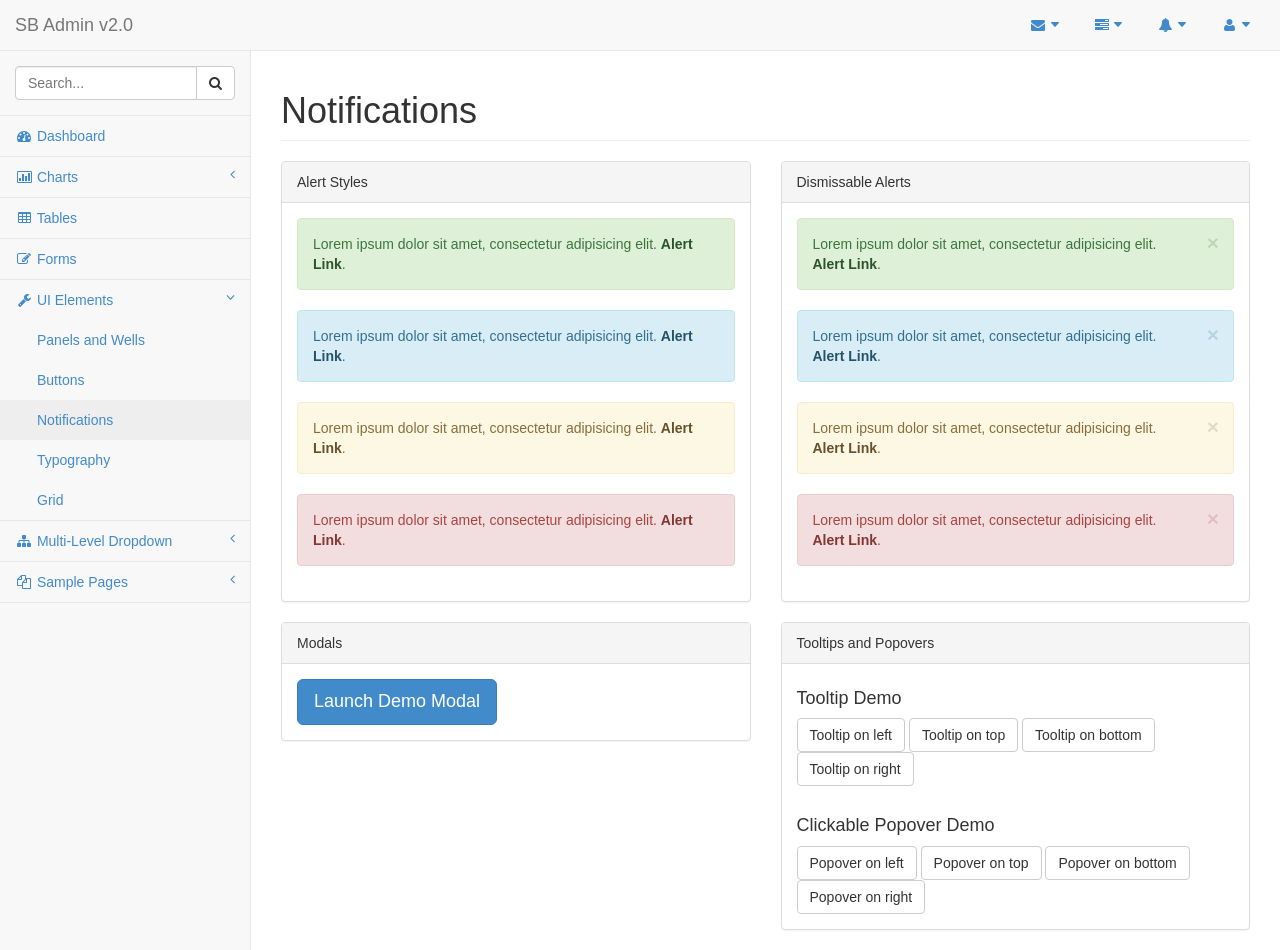
<file: themes/backend/notifications.html>
<!DOCTYPE html>
<html lang="en">

<head>

    <meta charset="utf-8">
    <meta http-equiv="X-UA-Compatible" content="IE=edge">
    <meta name="viewport" content="width=device-width, initial-scale=1">
    <meta name="description" content="">
    <meta name="author" content="">

    <title>SB Admin 2 - Bootstrap Admin Theme</title>

    <!-- Bootstrap Core CSS -->
    <link href="css/bootstrap.min.css" rel="stylesheet">

    <!-- MetisMenu CSS -->
    <link href="css/plugins/metisMenu/metisMenu.min.css" rel="stylesheet">

    <!-- Custom CSS -->
    <link href="css/sb-admin-2.css" rel="stylesheet">

    <!-- Custom Fonts -->
    <link href="font-awesome-4.1.0/css/font-awesome.min.css" rel="stylesheet" type="text/css">

    <!-- HTML5 Shim and Respond.js IE8 support of HTML5 elements and media queries -->
    <!-- WARNING: Respond.js doesn't work if you view the page via file:// -->
    <!--[if lt IE 9]>
        <script src="https://oss.maxcdn.com/libs/html5shiv/3.7.0/html5shiv.js"></script>
        <script src="https://oss.maxcdn.com/libs/respond.js/1.4.2/respond.min.js"></script>
    <![endif]-->

</head>

<body>

    <div id="wrapper">

        <!-- Navigation -->
        <nav class="navbar navbar-default navbar-static-top" role="navigation" style="margin-bottom: 0">
            <div class="navbar-header">
                <button type="button" class="navbar-toggle" data-toggle="collapse" data-target=".navbar-collapse">
                    <span class="sr-only">Toggle navigation</span>
                    <span class="icon-bar"></span>
                    <span class="icon-bar"></span>
                    <span class="icon-bar"></span>
                </button>
                <a class="navbar-brand" href="index.html">SB Admin v2.0</a>
            </div>
            <!-- /.navbar-header -->

            <ul class="nav navbar-top-links navbar-right">
                <li class="dropdown">
                    <a class="dropdown-toggle" data-toggle="dropdown" href="#">
                        <i class="fa fa-envelope fa-fw"></i>  <i class="fa fa-caret-down"></i>
                    </a>
                    <ul class="dropdown-menu dropdown-messages">
                        <li>
                            <a href="#">
                                <div>
                                    <strong>John Smith</strong>
                                    <span class="pull-right text-muted">
                                        <em>Yesterday</em>
                                    </span>
                                </div>
                                <div>Lorem ipsum dolor sit amet, consectetur adipiscing elit. Pellentesque eleifend...</div>
                            </a>
                        </li>
                        <li class="divider"></li>
                        <li>
                            <a href="#">
                                <div>
                                    <strong>John Smith</strong>
                                    <span class="pull-right text-muted">
                                        <em>Yesterday</em>
                                    </span>
                                </div>
                                <div>Lorem ipsum dolor sit amet, consectetur adipiscing elit. Pellentesque eleifend...</div>
                            </a>
                        </li>
                        <li class="divider"></li>
                        <li>
                            <a href="#">
                                <div>
                                    <strong>John Smith</strong>
                                    <span class="pull-right text-muted">
                                        <em>Yesterday</em>
                                    </span>
                                </div>
                                <div>Lorem ipsum dolor sit amet, consectetur adipiscing elit. Pellentesque eleifend...</div>
                            </a>
                        </li>
                        <li class="divider"></li>
                        <li>
                            <a class="text-center" href="#">
                                <strong>Read All Messages</strong>
                                <i class="fa fa-angle-right"></i>
                            </a>
                        </li>
                    </ul>
                    <!-- /.dropdown-messages -->
                </li>
                <!-- /.dropdown -->
                <li class="dropdown">
                    <a class="dropdown-toggle" data-toggle="dropdown" href="#">
                        <i class="fa fa-tasks fa-fw"></i>  <i class="fa fa-caret-down"></i>
                    </a>
                    <ul class="dropdown-menu dropdown-tasks">
                        <li>
                            <a href="#">
                                <div>
                                    <p>
                                        <strong>Task 1</strong>
                                        <span class="pull-right text-muted">40% Complete</span>
                                    </p>
                                    <div class="progress progress-striped active">
                                        <div class="progress-bar progress-bar-success" role="progressbar" aria-valuenow="40" aria-valuemin="0" aria-valuemax="100" style="width: 40%">
                                            <span class="sr-only">40% Complete (success)</span>
                                        </div>
                                    </div>
                                </div>
                            </a>
                        </li>
                        <li class="divider"></li>
                        <li>
                            <a href="#">
                                <div>
                                    <p>
                                        <strong>Task 2</strong>
                                        <span class="pull-right text-muted">20% Complete</span>
                                    </p>
                                    <div class="progress progress-striped active">
                                        <div class="progress-bar progress-bar-info" role="progressbar" aria-valuenow="20" aria-valuemin="0" aria-valuemax="100" style="width: 20%">
                                            <span class="sr-only">20% Complete</span>
                                        </div>
                                    </div>
                                </div>
                            </a>
                        </li>
                        <li class="divider"></li>
                        <li>
                            <a href="#">
                                <div>
                                    <p>
                                        <strong>Task 3</strong>
                                        <span class="pull-right text-muted">60% Complete</span>
                                    </p>
                                    <div class="progress progress-striped active">
                                        <div class="progress-bar progress-bar-warning" role="progressbar" aria-valuenow="60" aria-valuemin="0" aria-valuemax="100" style="width: 60%">
                                            <span class="sr-only">60% Complete (warning)</span>
                                        </div>
                                    </div>
                                </div>
                            </a>
                        </li>
                        <li class="divider"></li>
                        <li>
                            <a href="#">
                                <div>
                                    <p>
                                        <strong>Task 4</strong>
                                        <span class="pull-right text-muted">80% Complete</span>
                                    </p>
                                    <div class="progress progress-striped active">
                                        <div class="progress-bar progress-bar-danger" role="progressbar" aria-valuenow="80" aria-valuemin="0" aria-valuemax="100" style="width: 80%">
                                            <span class="sr-only">80% Complete (danger)</span>
                                        </div>
                                    </div>
                                </div>
                            </a>
                        </li>
                        <li class="divider"></li>
                        <li>
                            <a class="text-center" href="#">
                                <strong>See All Tasks</strong>
                                <i class="fa fa-angle-right"></i>
                            </a>
                        </li>
                    </ul>
                    <!-- /.dropdown-tasks -->
                </li>
                <!-- /.dropdown -->
                <li class="dropdown">
                    <a class="dropdown-toggle" data-toggle="dropdown" href="#">
                        <i class="fa fa-bell fa-fw"></i>  <i class="fa fa-caret-down"></i>
                    </a>
                    <ul class="dropdown-menu dropdown-alerts">
                        <li>
                            <a href="#">
                                <div>
                                    <i class="fa fa-comment fa-fw"></i> New Comment
                                    <span class="pull-right text-muted small">4 minutes ago</span>
                                </div>
                            </a>
                        </li>
                        <li class="divider"></li>
                        <li>
                            <a href="#">
                                <div>
                                    <i class="fa fa-twitter fa-fw"></i> 3 New Followers
                                    <span class="pull-right text-muted small">12 minutes ago</span>
                                </div>
                            </a>
                        </li>
                        <li class="divider"></li>
                        <li>
                            <a href="#">
                                <div>
                                    <i class="fa fa-envelope fa-fw"></i> Message Sent
                                    <span class="pull-right text-muted small">4 minutes ago</span>
                                </div>
                            </a>
                        </li>
                        <li class="divider"></li>
                        <li>
                            <a href="#">
                                <div>
                                    <i class="fa fa-tasks fa-fw"></i> New Task
                                    <span class="pull-right text-muted small">4 minutes ago</span>
                                </div>
                            </a>
                        </li>
                        <li class="divider"></li>
                        <li>
                            <a href="#">
                                <div>
                                    <i class="fa fa-upload fa-fw"></i> Server Rebooted
                                    <span class="pull-right text-muted small">4 minutes ago</span>
                                </div>
                            </a>
                        </li>
                        <li class="divider"></li>
                        <li>
                            <a class="text-center" href="#">
                                <strong>See All Alerts</strong>
                                <i class="fa fa-angle-right"></i>
                            </a>
                        </li>
                    </ul>
                    <!-- /.dropdown-alerts -->
                </li>
                <!-- /.dropdown -->
                <li class="dropdown">
                    <a class="dropdown-toggle" data-toggle="dropdown" href="#">
                        <i class="fa fa-user fa-fw"></i>  <i class="fa fa-caret-down"></i>
                    </a>
                    <ul class="dropdown-menu dropdown-user">
                        <li><a href="#"><i class="fa fa-user fa-fw"></i> User Profile</a>
                        </li>
                        <li><a href="#"><i class="fa fa-gear fa-fw"></i> Settings</a>
                        </li>
                        <li class="divider"></li>
                        <li><a href="login.html"><i class="fa fa-sign-out fa-fw"></i> Logout</a>
                        </li>
                    </ul>
                    <!-- /.dropdown-user -->
                </li>
                <!-- /.dropdown -->
            </ul>
            <!-- /.navbar-top-links -->

            <div class="navbar-default sidebar" role="navigation">
                <div class="sidebar-nav navbar-collapse">
                    <ul class="nav" id="side-menu">
                        <li class="sidebar-search">
                            <div class="input-group custom-search-form">
                                <input type="text" class="form-control" placeholder="Search...">
                                <span class="input-group-btn">
                                <button class="btn btn-default" type="button">
                                    <i class="fa fa-search"></i>
                                </button>
                            </span>
                            </div>
                            <!-- /input-group -->
                        </li>
                        <li>
                            <a href="index.html"><i class="fa fa-dashboard fa-fw"></i> Dashboard</a>
                        </li>
                        <li>
                            <a href="#"><i class="fa fa-bar-chart-o fa-fw"></i> Charts<span class="fa arrow"></span></a>
                            <ul class="nav nav-second-level">
                                <li>
                                    <a href="flot.html">Flot Charts</a>
                                </li>
                                <li>
                                    <a href="morris.html">Morris.js Charts</a>
                                </li>
                            </ul>
                            <!-- /.nav-second-level -->
                        </li>
                        <li>
                            <a href="tables.html"><i class="fa fa-table fa-fw"></i> Tables</a>
                        </li>
                        <li>
                            <a href="forms.html"><i class="fa fa-edit fa-fw"></i> Forms</a>
                        </li>
                        <li class="active">
                            <a href="#"><i class="fa fa-wrench fa-fw"></i> UI Elements<span class="fa arrow"></span></a>
                            <ul class="nav nav-second-level">
                                <li>
                                    <a href="panels-wells.html">Panels and Wells</a>
                                </li>
                                <li>
                                    <a href="buttons.html">Buttons</a>
                                </li>
                                <li>
                                    <a class="active" href="notifications.html">Notifications</a>
                                </li>
                                <li>
                                    <a href="typography.html">Typography</a>
                                </li>
                                <li>
                                    <a href="grid.html">Grid</a>
                                </li>
                            </ul>
                            <!-- /.nav-second-level -->
                        </li>
                        <li>
                            <a href="#"><i class="fa fa-sitemap fa-fw"></i> Multi-Level Dropdown<span class="fa arrow"></span></a>
                            <ul class="nav nav-second-level">
                                <li>
                                    <a href="#">Second Level Item</a>
                                </li>
                                <li>
                                    <a href="#">Second Level Item</a>
                                </li>
                                <li>
                                    <a href="#">Third Level <span class="fa arrow"></span></a>
                                    <ul class="nav nav-third-level">
                                        <li>
                                            <a href="#">Third Level Item</a>
                                        </li>
                                        <li>
                                            <a href="#">Third Level Item</a>
                                        </li>
                                        <li>
                                            <a href="#">Third Level Item</a>
                                        </li>
                                        <li>
                                            <a href="#">Third Level Item</a>
                                        </li>
                                    </ul>
                                    <!-- /.nav-third-level -->
                                </li>
                            </ul>
                            <!-- /.nav-second-level -->
                        </li>
                        <li>
                            <a href="#"><i class="fa fa-files-o fa-fw"></i> Sample Pages<span class="fa arrow"></span></a>
                            <ul class="nav nav-second-level">
                                <li>
                                    <a href="blank.html">Blank Page</a>
                                </li>
                                <li>
                                    <a href="login.html">Login Page</a>
                                </li>
                            </ul>
                            <!-- /.nav-second-level -->
                        </li>
                    </ul>
                </div>
                <!-- /.sidebar-collapse -->
            </div>
            <!-- /.navbar-static-side -->
        </nav>

        <div id="page-wrapper">
            <div class="row">
                <div class="col-lg-12">
                    <h1 class="page-header">Notifications</h1>
                </div>
                <!-- /.col-lg-12 -->
            </div>
            <!-- /.row -->
            <div class="row">
                <div class="col-lg-6">
                    <div class="panel panel-default">
                        <div class="panel-heading">
                            Alert Styles
                        </div>
                        <!-- /.panel-heading -->
                        <div class="panel-body">
                            <div class="alert alert-success">
                                Lorem ipsum dolor sit amet, consectetur adipisicing elit. <a href="#" class="alert-link">Alert Link</a>.
                            </div>
                            <div class="alert alert-info">
                                Lorem ipsum dolor sit amet, consectetur adipisicing elit. <a href="#" class="alert-link">Alert Link</a>.
                            </div>
                            <div class="alert alert-warning">
                                Lorem ipsum dolor sit amet, consectetur adipisicing elit. <a href="#" class="alert-link">Alert Link</a>.
                            </div>
                            <div class="alert alert-danger">
                                Lorem ipsum dolor sit amet, consectetur adipisicing elit. <a href="#" class="alert-link">Alert Link</a>.
                            </div>
                        </div>
                        <!-- .panel-body -->
                    </div>
                    <!-- /.panel -->
                </div>
                <!-- /.col-lg-6 -->
                <div class="col-lg-6">
                    <div class="panel panel-default">
                        <div class="panel-heading">
                            Dismissable Alerts
                        </div>
                        <!-- /.panel-heading -->
                        <div class="panel-body">
                            <div class="alert alert-success alert-dismissable">
                                <button type="button" class="close" data-dismiss="alert" aria-hidden="true">&times;</button>
                                Lorem ipsum dolor sit amet, consectetur adipisicing elit. <a href="#" class="alert-link">Alert Link</a>.
                            </div>
                            <div class="alert alert-info alert-dismissable">
                                <button type="button" class="close" data-dismiss="alert" aria-hidden="true">&times;</button>
                                Lorem ipsum dolor sit amet, consectetur adipisicing elit. <a href="#" class="alert-link">Alert Link</a>.
                            </div>
                            <div class="alert alert-warning alert-dismissable">
                                <button type="button" class="close" data-dismiss="alert" aria-hidden="true">&times;</button>
                                Lorem ipsum dolor sit amet, consectetur adipisicing elit. <a href="#" class="alert-link">Alert Link</a>.
                            </div>
                            <div class="alert alert-danger alert-dismissable">
                                <button type="button" class="close" data-dismiss="alert" aria-hidden="true">&times;</button>
                                Lorem ipsum dolor sit amet, consectetur adipisicing elit. <a href="#" class="alert-link">Alert Link</a>.
                            </div>
                        </div>
                        <!-- .panel-body -->
                    </div>
                    <!-- /.panel -->
                </div>
                <!-- /.col-lg-6 -->
            </div>
            <!-- /.row -->
            <div class="row">
                <div class="col-lg-6">
                    <div class="panel panel-default">
                        <div class="panel-heading">
                            Modals
                        </div>
                        <!-- /.panel-heading -->
                        <div class="panel-body">
                            <!-- Button trigger modal -->
                            <button class="btn btn-primary btn-lg" data-toggle="modal" data-target="#myModal">
                                Launch Demo Modal
                            </button>
                            <!-- Modal -->
                            <div class="modal fade" id="myModal" tabindex="-1" role="dialog" aria-labelledby="myModalLabel" aria-hidden="true">
                                <div class="modal-dialog">
                                    <div class="modal-content">
                                        <div class="modal-header">
                                            <button type="button" class="close" data-dismiss="modal" aria-hidden="true">&times;</button>
                                            <h4 class="modal-title" id="myModalLabel">Modal title</h4>
                                        </div>
                                        <div class="modal-body">
                                            Lorem ipsum dolor sit amet, consectetur adipisicing elit, sed do eiusmod tempor incididunt ut labore et dolore magna aliqua. Ut enim ad minim veniam, quis nostrud exercitation ullamco laboris nisi ut aliquip ex ea commodo consequat. Duis aute irure dolor in reprehenderit in voluptate velit esse cillum dolore eu fugiat nulla pariatur. Excepteur sint occaecat cupidatat non proident, sunt in culpa qui officia deserunt mollit anim id est laborum.
                                        </div>
                                        <div class="modal-footer">
                                            <button type="button" class="btn btn-default" data-dismiss="modal">Close</button>
                                            <button type="button" class="btn btn-primary">Save changes</button>
                                        </div>
                                    </div>
                                    <!-- /.modal-content -->
                                </div>
                                <!-- /.modal-dialog -->
                            </div>
                            <!-- /.modal -->
                        </div>
                        <!-- .panel-body -->
                    </div>
                    <!-- /.panel -->
                </div>
                <!-- /.col-lg-6 -->
                <div class="col-lg-6">
                    <div class="panel panel-default">
                        <div class="panel-heading">
                            Tooltips and Popovers
                        </div>
                        <!-- /.panel-heading -->
                        <div class="panel-body">
                            <h4>Tooltip Demo</h4>
                            <div class="tooltip-demo">
                                <button type="button" class="btn btn-default" data-toggle="tooltip" data-placement="left" title="Tooltip on left">Tooltip on left</button>
                                <button type="button" class="btn btn-default" data-toggle="tooltip" data-placement="top" title="Tooltip on top">Tooltip on top</button>
                                <button type="button" class="btn btn-default" data-toggle="tooltip" data-placement="bottom" title="Tooltip on bottom">Tooltip on bottom</button>
                                <button type="button" class="btn btn-default" data-toggle="tooltip" data-placement="right" title="Tooltip on right">Tooltip on right</button>
                            </div>
                            <br>
                            <h4>Clickable Popover Demo</h4>
                            <div class="tooltip-demo">
                                <button type="button" class="btn btn-default" data-container="body" data-toggle="popover" data-placement="left" data-content="Vivamus sagittis lacus vel augue laoreet rutrum faucibus.">
                                    Popover on left
                                </button>
                                <button type="button" class="btn btn-default" data-container="body" data-toggle="popover" data-placement="top" data-content="Vivamus sagittis lacus vel augue laoreet rutrum faucibus.">
                                    Popover on top
                                </button>
                                <button type="button" class="btn btn-default" data-container="body" data-toggle="popover" data-placement="bottom" data-content="Vivamus sagittis lacus vel augue laoreet rutrum faucibus.">
                                    Popover on bottom
                                </button>
                                <button type="button" class="btn btn-default" data-container="body" data-toggle="popover" data-placement="right" data-content="Vivamus sagittis lacus vel augue laoreet rutrum faucibus.">
                                    Popover on right
                                </button>
                            </div>
                        </div>
                        <!-- .panel-body -->
                    </div>
                    <!-- /.panel -->
                </div>
                <!-- /.col-lg-6 -->
            </div>
            <!-- /.row -->
        </div>
        <!-- /#page-wrapper -->

    </div>
    <!-- /#wrapper -->

    <!-- jQuery Version 1.11.0 -->
    <script src="js/jquery-1.11.0.js"></script>

    <!-- Bootstrap Core JavaScript -->
    <script src="js/bootstrap.min.js"></script>

    <!-- Metis Menu Plugin JavaScript -->
    <script src="js/plugins/metisMenu/metisMenu.min.js"></script>

    <!-- Custom Theme JavaScript -->
    <script src="js/sb-admin-2.js"></script>

    <!-- Page-Level Demo Scripts - Notifications - Use for reference -->
    <script>
    // tooltip demo
    $('.tooltip-demo').tooltip({
        selector: "[data-toggle=tooltip]",
        container: "body"
    })

    // popover demo
    $("[data-toggle=popover]")
        .popover()
    </script>

</body>

</html>
</file>
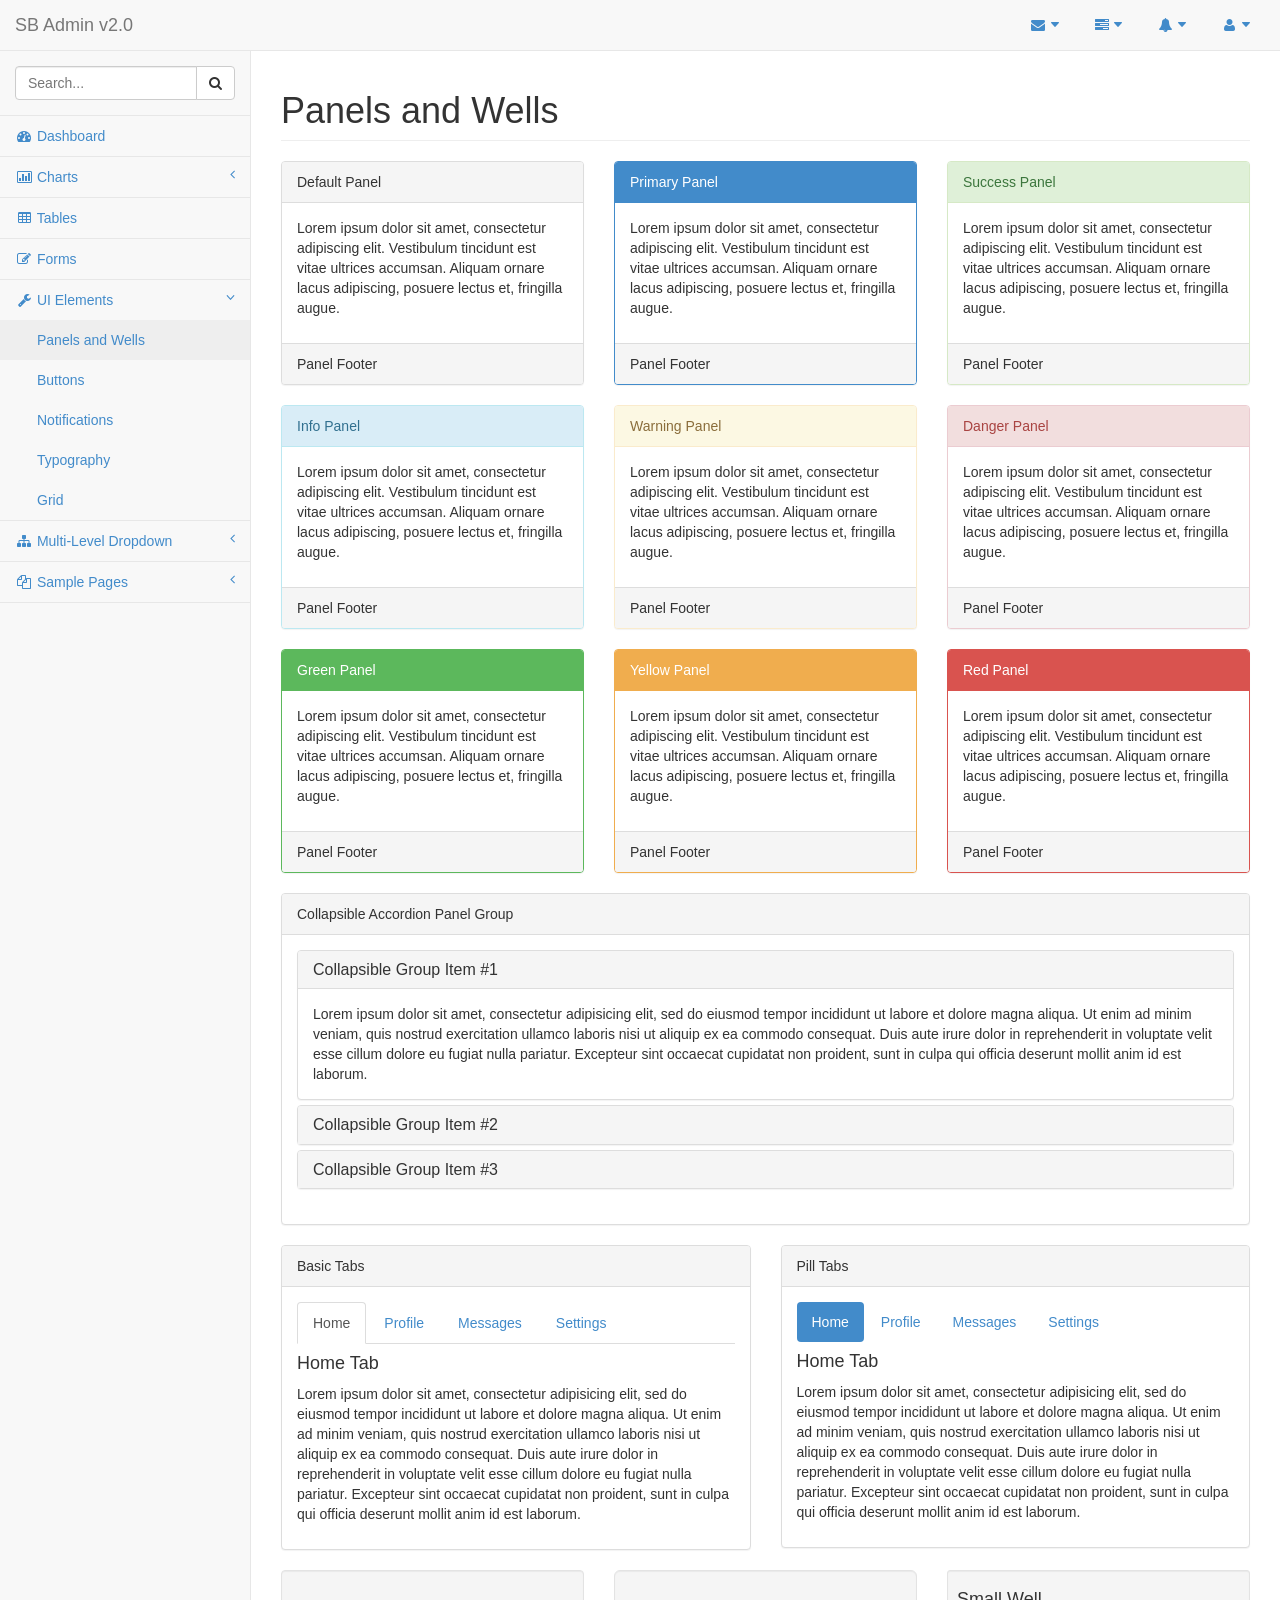
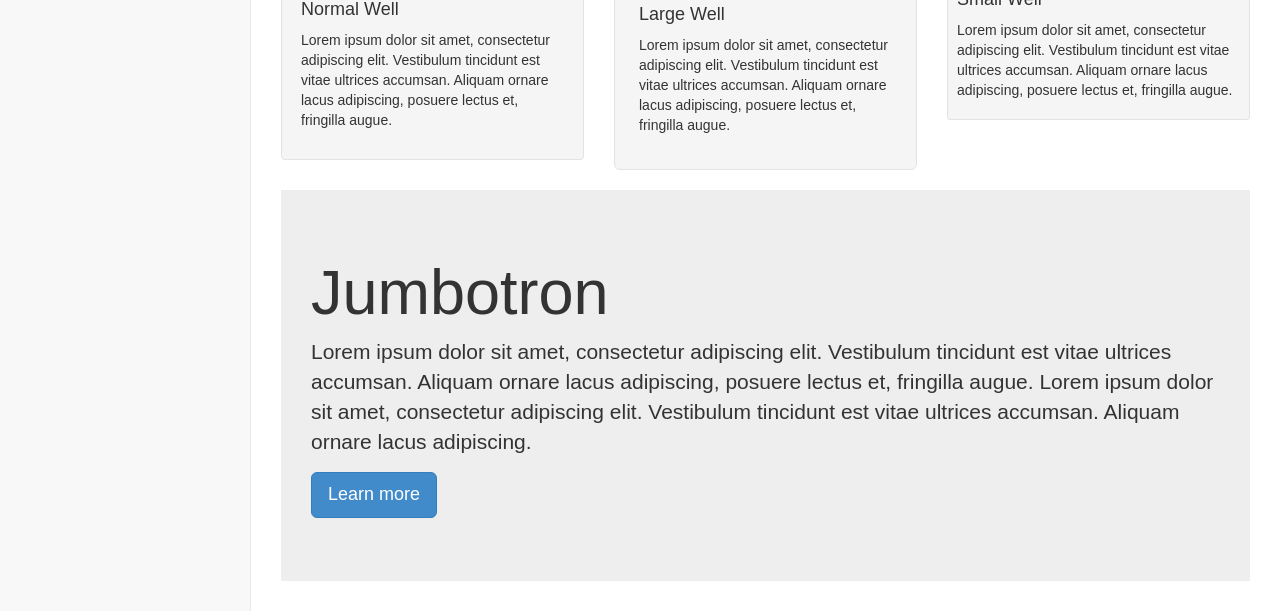
<file: themes/backend/panels-wells.html>
<!DOCTYPE html>
<html lang="en">

<head>

    <meta charset="utf-8">
    <meta http-equiv="X-UA-Compatible" content="IE=edge">
    <meta name="viewport" content="width=device-width, initial-scale=1">
    <meta name="description" content="">
    <meta name="author" content="">

    <title>SB Admin 2 - Bootstrap Admin Theme</title>

    <!-- Bootstrap Core CSS -->
    <link href="css/bootstrap.min.css" rel="stylesheet">

    <!-- MetisMenu CSS -->
    <link href="css/plugins/metisMenu/metisMenu.min.css" rel="stylesheet">

    <!-- Custom CSS -->
    <link href="css/sb-admin-2.css" rel="stylesheet">

    <!-- Custom Fonts -->
    <link href="font-awesome-4.1.0/css/font-awesome.min.css" rel="stylesheet" type="text/css">

    <!-- HTML5 Shim and Respond.js IE8 support of HTML5 elements and media queries -->
    <!-- WARNING: Respond.js doesn't work if you view the page via file:// -->
    <!--[if lt IE 9]>
        <script src="https://oss.maxcdn.com/libs/html5shiv/3.7.0/html5shiv.js"></script>
        <script src="https://oss.maxcdn.com/libs/respond.js/1.4.2/respond.min.js"></script>
    <![endif]-->

</head>

<body>

    <div id="wrapper">

        <!-- Navigation -->
        <nav class="navbar navbar-default navbar-static-top" role="navigation" style="margin-bottom: 0">
            <div class="navbar-header">
                <button type="button" class="navbar-toggle" data-toggle="collapse" data-target=".navbar-collapse">
                    <span class="sr-only">Toggle navigation</span>
                    <span class="icon-bar"></span>
                    <span class="icon-bar"></span>
                    <span class="icon-bar"></span>
                </button>
                <a class="navbar-brand" href="index.html">SB Admin v2.0</a>
            </div>
            <!-- /.navbar-header -->

            <ul class="nav navbar-top-links navbar-right">
                <li class="dropdown">
                    <a class="dropdown-toggle" data-toggle="dropdown" href="#">
                        <i class="fa fa-envelope fa-fw"></i>  <i class="fa fa-caret-down"></i>
                    </a>
                    <ul class="dropdown-menu dropdown-messages">
                        <li>
                            <a href="#">
                                <div>
                                    <strong>John Smith</strong>
                                    <span class="pull-right text-muted">
                                        <em>Yesterday</em>
                                    </span>
                                </div>
                                <div>Lorem ipsum dolor sit amet, consectetur adipiscing elit. Pellentesque eleifend...</div>
                            </a>
                        </li>
                        <li class="divider"></li>
                        <li>
                            <a href="#">
                                <div>
                                    <strong>John Smith</strong>
                                    <span class="pull-right text-muted">
                                        <em>Yesterday</em>
                                    </span>
                                </div>
                                <div>Lorem ipsum dolor sit amet, consectetur adipiscing elit. Pellentesque eleifend...</div>
                            </a>
                        </li>
                        <li class="divider"></li>
                        <li>
                            <a href="#">
                                <div>
                                    <strong>John Smith</strong>
                                    <span class="pull-right text-muted">
                                        <em>Yesterday</em>
                                    </span>
                                </div>
                                <div>Lorem ipsum dolor sit amet, consectetur adipiscing elit. Pellentesque eleifend...</div>
                            </a>
                        </li>
                        <li class="divider"></li>
                        <li>
                            <a class="text-center" href="#">
                                <strong>Read All Messages</strong>
                                <i class="fa fa-angle-right"></i>
                            </a>
                        </li>
                    </ul>
                    <!-- /.dropdown-messages -->
                </li>
                <!-- /.dropdown -->
                <li class="dropdown">
                    <a class="dropdown-toggle" data-toggle="dropdown" href="#">
                        <i class="fa fa-tasks fa-fw"></i>  <i class="fa fa-caret-down"></i>
                    </a>
                    <ul class="dropdown-menu dropdown-tasks">
                        <li>
                            <a href="#">
                                <div>
                                    <p>
                                        <strong>Task 1</strong>
                                        <span class="pull-right text-muted">40% Complete</span>
                                    </p>
                                    <div class="progress progress-striped active">
                                        <div class="progress-bar progress-bar-success" role="progressbar" aria-valuenow="40" aria-valuemin="0" aria-valuemax="100" style="width: 40%">
                                            <span class="sr-only">40% Complete (success)</span>
                                        </div>
                                    </div>
                                </div>
                            </a>
                        </li>
                        <li class="divider"></li>
                        <li>
                            <a href="#">
                                <div>
                                    <p>
                                        <strong>Task 2</strong>
                                        <span class="pull-right text-muted">20% Complete</span>
                                    </p>
                                    <div class="progress progress-striped active">
                                        <div class="progress-bar progress-bar-info" role="progressbar" aria-valuenow="20" aria-valuemin="0" aria-valuemax="100" style="width: 20%">
                                            <span class="sr-only">20% Complete</span>
                                        </div>
                                    </div>
                                </div>
                            </a>
                        </li>
                        <li class="divider"></li>
                        <li>
                            <a href="#">
                                <div>
                                    <p>
                                        <strong>Task 3</strong>
                                        <span class="pull-right text-muted">60% Complete</span>
                                    </p>
                                    <div class="progress progress-striped active">
                                        <div class="progress-bar progress-bar-warning" role="progressbar" aria-valuenow="60" aria-valuemin="0" aria-valuemax="100" style="width: 60%">
                                            <span class="sr-only">60% Complete (warning)</span>
                                        </div>
                                    </div>
                                </div>
                            </a>
                        </li>
                        <li class="divider"></li>
                        <li>
                            <a href="#">
                                <div>
                                    <p>
                                        <strong>Task 4</strong>
                                        <span class="pull-right text-muted">80% Complete</span>
                                    </p>
                                    <div class="progress progress-striped active">
                                        <div class="progress-bar progress-bar-danger" role="progressbar" aria-valuenow="80" aria-valuemin="0" aria-valuemax="100" style="width: 80%">
                                            <span class="sr-only">80% Complete (danger)</span>
                                        </div>
                                    </div>
                                </div>
                            </a>
                        </li>
                        <li class="divider"></li>
                        <li>
                            <a class="text-center" href="#">
                                <strong>See All Tasks</strong>
                                <i class="fa fa-angle-right"></i>
                            </a>
                        </li>
                    </ul>
                    <!-- /.dropdown-tasks -->
                </li>
                <!-- /.dropdown -->
                <li class="dropdown">
                    <a class="dropdown-toggle" data-toggle="dropdown" href="#">
                        <i class="fa fa-bell fa-fw"></i>  <i class="fa fa-caret-down"></i>
                    </a>
                    <ul class="dropdown-menu dropdown-alerts">
                        <li>
                            <a href="#">
                                <div>
                                    <i class="fa fa-comment fa-fw"></i> New Comment
                                    <span class="pull-right text-muted small">4 minutes ago</span>
                                </div>
                            </a>
                        </li>
                        <li class="divider"></li>
                        <li>
                            <a href="#">
                                <div>
                                    <i class="fa fa-twitter fa-fw"></i> 3 New Followers
                                    <span class="pull-right text-muted small">12 minutes ago</span>
                                </div>
                            </a>
                        </li>
                        <li class="divider"></li>
                        <li>
                            <a href="#">
                                <div>
                                    <i class="fa fa-envelope fa-fw"></i> Message Sent
                                    <span class="pull-right text-muted small">4 minutes ago</span>
                                </div>
                            </a>
                        </li>
                        <li class="divider"></li>
                        <li>
                            <a href="#">
                                <div>
                                    <i class="fa fa-tasks fa-fw"></i> New Task
                                    <span class="pull-right text-muted small">4 minutes ago</span>
                                </div>
                            </a>
                        </li>
                        <li class="divider"></li>
                        <li>
                            <a href="#">
                                <div>
                                    <i class="fa fa-upload fa-fw"></i> Server Rebooted
                                    <span class="pull-right text-muted small">4 minutes ago</span>
                                </div>
                            </a>
                        </li>
                        <li class="divider"></li>
                        <li>
                            <a class="text-center" href="#">
                                <strong>See All Alerts</strong>
                                <i class="fa fa-angle-right"></i>
                            </a>
                        </li>
                    </ul>
                    <!-- /.dropdown-alerts -->
                </li>
                <!-- /.dropdown -->
                <li class="dropdown">
                    <a class="dropdown-toggle" data-toggle="dropdown" href="#">
                        <i class="fa fa-user fa-fw"></i>  <i class="fa fa-caret-down"></i>
                    </a>
                    <ul class="dropdown-menu dropdown-user">
                        <li><a href="#"><i class="fa fa-user fa-fw"></i> User Profile</a>
                        </li>
                        <li><a href="#"><i class="fa fa-gear fa-fw"></i> Settings</a>
                        </li>
                        <li class="divider"></li>
                        <li><a href="login.html"><i class="fa fa-sign-out fa-fw"></i> Logout</a>
                        </li>
                    </ul>
                    <!-- /.dropdown-user -->
                </li>
                <!-- /.dropdown -->
            </ul>
            <!-- /.navbar-top-links -->

            <div class="navbar-default sidebar" role="navigation">
                <div class="sidebar-nav navbar-collapse">
                    <ul class="nav" id="side-menu">
                        <li class="sidebar-search">
                            <div class="input-group custom-search-form">
                                <input type="text" class="form-control" placeholder="Search...">
                                <span class="input-group-btn">
                                <button class="btn btn-default" type="button">
                                    <i class="fa fa-search"></i>
                                </button>
                            </span>
                            </div>
                            <!-- /input-group -->
                        </li>
                        <li>
                            <a href="index.html"><i class="fa fa-dashboard fa-fw"></i> Dashboard</a>
                        </li>
                        <li>
                            <a href="#"><i class="fa fa-bar-chart-o fa-fw"></i> Charts<span class="fa arrow"></span></a>
                            <ul class="nav nav-second-level">
                                <li>
                                    <a href="flot.html">Flot Charts</a>
                                </li>
                                <li>
                                    <a href="morris.html">Morris.js Charts</a>
                                </li>
                            </ul>
                            <!-- /.nav-second-level -->
                        </li>
                        <li>
                            <a href="tables.html"><i class="fa fa-table fa-fw"></i> Tables</a>
                        </li>
                        <li>
                            <a href="forms.html"><i class="fa fa-edit fa-fw"></i> Forms</a>
                        </li>
                        <li class="active">
                            <a href="#"><i class="fa fa-wrench fa-fw"></i> UI Elements<span class="fa arrow"></span></a>
                            <ul class="nav nav-second-level">
                                <li>
                                    <a class="active" href="panels-wells.html">Panels and Wells</a>
                                </li>
                                <li>
                                    <a href="buttons.html">Buttons</a>
                                </li>
                                <li>
                                    <a href="notifications.html">Notifications</a>
                                </li>
                                <li>
                                    <a href="typography.html">Typography</a>
                                </li>
                                <li>
                                    <a href="grid.html">Grid</a>
                                </li>
                            </ul>
                            <!-- /.nav-second-level -->
                        </li>
                        <li>
                            <a href="#"><i class="fa fa-sitemap fa-fw"></i> Multi-Level Dropdown<span class="fa arrow"></span></a>
                            <ul class="nav nav-second-level">
                                <li>
                                    <a href="#">Second Level Item</a>
                                </li>
                                <li>
                                    <a href="#">Second Level Item</a>
                                </li>
                                <li>
                                    <a href="#">Third Level <span class="fa arrow"></span></a>
                                    <ul class="nav nav-third-level">
                                        <li>
                                            <a href="#">Third Level Item</a>
                                        </li>
                                        <li>
                                            <a href="#">Third Level Item</a>
                                        </li>
                                        <li>
                                            <a href="#">Third Level Item</a>
                                        </li>
                                        <li>
                                            <a href="#">Third Level Item</a>
                                        </li>
                                    </ul>
                                    <!-- /.nav-third-level -->
                                </li>
                            </ul>
                            <!-- /.nav-second-level -->
                        </li>
                        <li>
                            <a href="#"><i class="fa fa-files-o fa-fw"></i> Sample Pages<span class="fa arrow"></span></a>
                            <ul class="nav nav-second-level">
                                <li>
                                    <a href="blank.html">Blank Page</a>
                                </li>
                                <li>
                                    <a href="login.html">Login Page</a>
                                </li>
                            </ul>
                            <!-- /.nav-second-level -->
                        </li>
                    </ul>
                </div>
                <!-- /.sidebar-collapse -->
            </div>
            <!-- /.navbar-static-side -->
        </nav>

        <div id="page-wrapper">
            <div class="row">
                <div class="col-lg-12">
                    <h1 class="page-header">Panels and Wells</h1>
                </div>
                <!-- /.col-lg-12 -->
            </div>
            <!-- /.row -->
            <div class="row">
                <div class="col-lg-4">
                    <div class="panel panel-default">
                        <div class="panel-heading">
                            Default Panel
                        </div>
                        <div class="panel-body">
                            <p>Lorem ipsum dolor sit amet, consectetur adipiscing elit. Vestibulum tincidunt est vitae ultrices accumsan. Aliquam ornare lacus adipiscing, posuere lectus et, fringilla augue.</p>
                        </div>
                        <div class="panel-footer">
                            Panel Footer
                        </div>
                    </div>
                </div>
                <!-- /.col-lg-4 -->
                <div class="col-lg-4">
                    <div class="panel panel-primary">
                        <div class="panel-heading">
                            Primary Panel
                        </div>
                        <div class="panel-body">
                            <p>Lorem ipsum dolor sit amet, consectetur adipiscing elit. Vestibulum tincidunt est vitae ultrices accumsan. Aliquam ornare lacus adipiscing, posuere lectus et, fringilla augue.</p>
                        </div>
                        <div class="panel-footer">
                            Panel Footer
                        </div>
                    </div>
                </div>
                <!-- /.col-lg-4 -->
                <div class="col-lg-4">
                    <div class="panel panel-success">
                        <div class="panel-heading">
                            Success Panel
                        </div>
                        <div class="panel-body">
                            <p>Lorem ipsum dolor sit amet, consectetur adipiscing elit. Vestibulum tincidunt est vitae ultrices accumsan. Aliquam ornare lacus adipiscing, posuere lectus et, fringilla augue.</p>
                        </div>
                        <div class="panel-footer">
                            Panel Footer
                        </div>
                    </div>
                </div>
                <!-- /.col-lg-4 -->
            </div>
            <!-- /.row -->
            <div class="row">
                <div class="col-lg-4">
                    <div class="panel panel-info">
                        <div class="panel-heading">
                            Info Panel
                        </div>
                        <div class="panel-body">
                            <p>Lorem ipsum dolor sit amet, consectetur adipiscing elit. Vestibulum tincidunt est vitae ultrices accumsan. Aliquam ornare lacus adipiscing, posuere lectus et, fringilla augue.</p>
                        </div>
                        <div class="panel-footer">
                            Panel Footer
                        </div>
                    </div>
                </div>
                <!-- /.col-lg-4 -->
                <div class="col-lg-4">
                    <div class="panel panel-warning">
                        <div class="panel-heading">
                            Warning Panel
                        </div>
                        <div class="panel-body">
                            <p>Lorem ipsum dolor sit amet, consectetur adipiscing elit. Vestibulum tincidunt est vitae ultrices accumsan. Aliquam ornare lacus adipiscing, posuere lectus et, fringilla augue.</p>
                        </div>
                        <div class="panel-footer">
                            Panel Footer
                        </div>
                    </div>
                </div>
                <!-- /.col-lg-4 -->
                <div class="col-lg-4">
                    <div class="panel panel-danger">
                        <div class="panel-heading">
                            Danger Panel
                        </div>
                        <div class="panel-body">
                            <p>Lorem ipsum dolor sit amet, consectetur adipiscing elit. Vestibulum tincidunt est vitae ultrices accumsan. Aliquam ornare lacus adipiscing, posuere lectus et, fringilla augue.</p>
                        </div>
                        <div class="panel-footer">
                            Panel Footer
                        </div>
                    </div>
                </div>
                <!-- /.col-lg-4 -->
            </div>
            <!-- /.row -->
            <div class="row">
                <div class="col-lg-4">
                    <div class="panel panel-green">
                        <div class="panel-heading">
                            Green Panel
                        </div>
                        <div class="panel-body">
                            <p>Lorem ipsum dolor sit amet, consectetur adipiscing elit. Vestibulum tincidunt est vitae ultrices accumsan. Aliquam ornare lacus adipiscing, posuere lectus et, fringilla augue.</p>
                        </div>
                        <div class="panel-footer">
                            Panel Footer
                        </div>
                    </div>
                    <!-- /.col-lg-4 -->
                </div>
                <div class="col-lg-4">
                    <div class="panel panel-yellow">
                        <div class="panel-heading">
                            Yellow Panel
                        </div>
                        <div class="panel-body">
                            <p>Lorem ipsum dolor sit amet, consectetur adipiscing elit. Vestibulum tincidunt est vitae ultrices accumsan. Aliquam ornare lacus adipiscing, posuere lectus et, fringilla augue.</p>
                        </div>
                        <div class="panel-footer">
                            Panel Footer
                        </div>
                    </div>
                    <!-- /.col-lg-4 -->
                </div>
                <div class="col-lg-4">
                    <div class="panel panel-red">
                        <div class="panel-heading">
                            Red Panel
                        </div>
                        <div class="panel-body">
                            <p>Lorem ipsum dolor sit amet, consectetur adipiscing elit. Vestibulum tincidunt est vitae ultrices accumsan. Aliquam ornare lacus adipiscing, posuere lectus et, fringilla augue.</p>
                        </div>
                        <div class="panel-footer">
                            Panel Footer
                        </div>
                    </div>
                    <!-- /.col-lg-4 -->
                </div>
            </div>
            <!-- /.row -->
            <div class="row">
                <div class="col-lg-12">
                    <div class="panel panel-default">
                        <div class="panel-heading">
                            Collapsible Accordion Panel Group
                        </div>
                        <!-- .panel-heading -->
                        <div class="panel-body">
                            <div class="panel-group" id="accordion">
                                <div class="panel panel-default">
                                    <div class="panel-heading">
                                        <h4 class="panel-title">
                                            <a data-toggle="collapse" data-parent="#accordion" href="#collapseOne">Collapsible Group Item #1</a>
                                        </h4>
                                    </div>
                                    <div id="collapseOne" class="panel-collapse collapse in">
                                        <div class="panel-body">
                                            Lorem ipsum dolor sit amet, consectetur adipisicing elit, sed do eiusmod tempor incididunt ut labore et dolore magna aliqua. Ut enim ad minim veniam, quis nostrud exercitation ullamco laboris nisi ut aliquip ex ea commodo consequat. Duis aute irure dolor in reprehenderit in voluptate velit esse cillum dolore eu fugiat nulla pariatur. Excepteur sint occaecat cupidatat non proident, sunt in culpa qui officia deserunt mollit anim id est laborum.
                                        </div>
                                    </div>
                                </div>
                                <div class="panel panel-default">
                                    <div class="panel-heading">
                                        <h4 class="panel-title">
                                            <a data-toggle="collapse" data-parent="#accordion" href="#collapseTwo">Collapsible Group Item #2</a>
                                        </h4>
                                    </div>
                                    <div id="collapseTwo" class="panel-collapse collapse">
                                        <div class="panel-body">
                                            Lorem ipsum dolor sit amet, consectetur adipisicing elit, sed do eiusmod tempor incididunt ut labore et dolore magna aliqua. Ut enim ad minim veniam, quis nostrud exercitation ullamco laboris nisi ut aliquip ex ea commodo consequat. Duis aute irure dolor in reprehenderit in voluptate velit esse cillum dolore eu fugiat nulla pariatur. Excepteur sint occaecat cupidatat non proident, sunt in culpa qui officia deserunt mollit anim id est laborum.
                                        </div>
                                    </div>
                                </div>
                                <div class="panel panel-default">
                                    <div class="panel-heading">
                                        <h4 class="panel-title">
                                            <a data-toggle="collapse" data-parent="#accordion" href="#collapseThree">Collapsible Group Item #3</a>
                                        </h4>
                                    </div>
                                    <div id="collapseThree" class="panel-collapse collapse">
                                        <div class="panel-body">
                                            Lorem ipsum dolor sit amet, consectetur adipisicing elit, sed do eiusmod tempor incididunt ut labore et dolore magna aliqua. Ut enim ad minim veniam, quis nostrud exercitation ullamco laboris nisi ut aliquip ex ea commodo consequat. Duis aute irure dolor in reprehenderit in voluptate velit esse cillum dolore eu fugiat nulla pariatur. Excepteur sint occaecat cupidatat non proident, sunt in culpa qui officia deserunt mollit anim id est laborum.
                                        </div>
                                    </div>
                                </div>
                            </div>
                        </div>
                        <!-- .panel-body -->
                    </div>
                    <!-- /.panel -->
                </div>
                <!-- /.col-lg-12 -->
            </div>
            <!-- /.row -->
            <div class="row">
                <div class="col-lg-6">
                    <div class="panel panel-default">
                        <div class="panel-heading">
                            Basic Tabs
                        </div>
                        <!-- /.panel-heading -->
                        <div class="panel-body">
                            <!-- Nav tabs -->
                            <ul class="nav nav-tabs">
                                <li class="active"><a href="#home" data-toggle="tab">Home</a>
                                </li>
                                <li><a href="#profile" data-toggle="tab">Profile</a>
                                </li>
                                <li><a href="#messages" data-toggle="tab">Messages</a>
                                </li>
                                <li><a href="#settings" data-toggle="tab">Settings</a>
                                </li>
                            </ul>

                            <!-- Tab panes -->
                            <div class="tab-content">
                                <div class="tab-pane fade in active" id="home">
                                    <h4>Home Tab</h4>
                                    <p>Lorem ipsum dolor sit amet, consectetur adipisicing elit, sed do eiusmod tempor incididunt ut labore et dolore magna aliqua. Ut enim ad minim veniam, quis nostrud exercitation ullamco laboris nisi ut aliquip ex ea commodo consequat. Duis aute irure dolor in reprehenderit in voluptate velit esse cillum dolore eu fugiat nulla pariatur. Excepteur sint occaecat cupidatat non proident, sunt in culpa qui officia deserunt mollit anim id est laborum.</p>
                                </div>
                                <div class="tab-pane fade" id="profile">
                                    <h4>Profile Tab</h4>
                                    <p>Lorem ipsum dolor sit amet, consectetur adipisicing elit, sed do eiusmod tempor incididunt ut labore et dolore magna aliqua. Ut enim ad minim veniam, quis nostrud exercitation ullamco laboris nisi ut aliquip ex ea commodo consequat. Duis aute irure dolor in reprehenderit in voluptate velit esse cillum dolore eu fugiat nulla pariatur. Excepteur sint occaecat cupidatat non proident, sunt in culpa qui officia deserunt mollit anim id est laborum.</p>
                                </div>
                                <div class="tab-pane fade" id="messages">
                                    <h4>Messages Tab</h4>
                                    <p>Lorem ipsum dolor sit amet, consectetur adipisicing elit, sed do eiusmod tempor incididunt ut labore et dolore magna aliqua. Ut enim ad minim veniam, quis nostrud exercitation ullamco laboris nisi ut aliquip ex ea commodo consequat. Duis aute irure dolor in reprehenderit in voluptate velit esse cillum dolore eu fugiat nulla pariatur. Excepteur sint occaecat cupidatat non proident, sunt in culpa qui officia deserunt mollit anim id est laborum.</p>
                                </div>
                                <div class="tab-pane fade" id="settings">
                                    <h4>Settings Tab</h4>
                                    <p>Lorem ipsum dolor sit amet, consectetur adipisicing elit, sed do eiusmod tempor incididunt ut labore et dolore magna aliqua. Ut enim ad minim veniam, quis nostrud exercitation ullamco laboris nisi ut aliquip ex ea commodo consequat. Duis aute irure dolor in reprehenderit in voluptate velit esse cillum dolore eu fugiat nulla pariatur. Excepteur sint occaecat cupidatat non proident, sunt in culpa qui officia deserunt mollit anim id est laborum.</p>
                                </div>
                            </div>
                        </div>
                        <!-- /.panel-body -->
                    </div>
                    <!-- /.panel -->
                </div>
                <!-- /.col-lg-6 -->
                <div class="col-lg-6">
                    <div class="panel panel-default">
                        <div class="panel-heading">
                            Pill Tabs
                        </div>
                        <!-- /.panel-heading -->
                        <div class="panel-body">
                            <!-- Nav tabs -->
                            <ul class="nav nav-pills">
                                <li class="active"><a href="#home-pills" data-toggle="tab">Home</a>
                                </li>
                                <li><a href="#profile-pills" data-toggle="tab">Profile</a>
                                </li>
                                <li><a href="#messages-pills" data-toggle="tab">Messages</a>
                                </li>
                                <li><a href="#settings-pills" data-toggle="tab">Settings</a>
                                </li>
                            </ul>

                            <!-- Tab panes -->
                            <div class="tab-content">
                                <div class="tab-pane fade in active" id="home-pills">
                                    <h4>Home Tab</h4>
                                    <p>Lorem ipsum dolor sit amet, consectetur adipisicing elit, sed do eiusmod tempor incididunt ut labore et dolore magna aliqua. Ut enim ad minim veniam, quis nostrud exercitation ullamco laboris nisi ut aliquip ex ea commodo consequat. Duis aute irure dolor in reprehenderit in voluptate velit esse cillum dolore eu fugiat nulla pariatur. Excepteur sint occaecat cupidatat non proident, sunt in culpa qui officia deserunt mollit anim id est laborum.</p>
                                </div>
                                <div class="tab-pane fade" id="profile-pills">
                                    <h4>Profile Tab</h4>
                                    <p>Lorem ipsum dolor sit amet, consectetur adipisicing elit, sed do eiusmod tempor incididunt ut labore et dolore magna aliqua. Ut enim ad minim veniam, quis nostrud exercitation ullamco laboris nisi ut aliquip ex ea commodo consequat. Duis aute irure dolor in reprehenderit in voluptate velit esse cillum dolore eu fugiat nulla pariatur. Excepteur sint occaecat cupidatat non proident, sunt in culpa qui officia deserunt mollit anim id est laborum.</p>
                                </div>
                                <div class="tab-pane fade" id="messages-pills">
                                    <h4>Messages Tab</h4>
                                    <p>Lorem ipsum dolor sit amet, consectetur adipisicing elit, sed do eiusmod tempor incididunt ut labore et dolore magna aliqua. Ut enim ad minim veniam, quis nostrud exercitation ullamco laboris nisi ut aliquip ex ea commodo consequat. Duis aute irure dolor in reprehenderit in voluptate velit esse cillum dolore eu fugiat nulla pariatur. Excepteur sint occaecat cupidatat non proident, sunt in culpa qui officia deserunt mollit anim id est laborum.</p>
                                </div>
                                <div class="tab-pane fade" id="settings-pills">
                                    <h4>Settings Tab</h4>
                                    <p>Lorem ipsum dolor sit amet, consectetur adipisicing elit, sed do eiusmod tempor incididunt ut labore et dolore magna aliqua. Ut enim ad minim veniam, quis nostrud exercitation ullamco laboris nisi ut aliquip ex ea commodo consequat. Duis aute irure dolor in reprehenderit in voluptate velit esse cillum dolore eu fugiat nulla pariatur. Excepteur sint occaecat cupidatat non proident, sunt in culpa qui officia deserunt mollit anim id est laborum.</p>
                                </div>
                            </div>
                        </div>
                        <!-- /.panel-body -->
                    </div>
                    <!-- /.panel -->
                </div>
                <!-- /.col-lg-6 -->
            </div>
            <!-- /.row -->
            <div class="row">
                <div class="col-lg-4">
                    <div class="well">
                        <h4>Normal Well</h4>
                        <p>Lorem ipsum dolor sit amet, consectetur adipiscing elit. Vestibulum tincidunt est vitae ultrices accumsan. Aliquam ornare lacus adipiscing, posuere lectus et, fringilla augue.</p>
                    </div>
                </div>
                <!-- /.col-lg-4 -->
                <div class="col-lg-4">
                    <div class="well well-lg">
                        <h4>Large Well</h4>
                        <p>Lorem ipsum dolor sit amet, consectetur adipiscing elit. Vestibulum tincidunt est vitae ultrices accumsan. Aliquam ornare lacus adipiscing, posuere lectus et, fringilla augue.</p>
                    </div>
                </div>
                <!-- /.col-lg-4 -->
                <div class="col-lg-4">
                    <div class="well well-sm">
                        <h4>Small Well</h4>
                        <p>Lorem ipsum dolor sit amet, consectetur adipiscing elit. Vestibulum tincidunt est vitae ultrices accumsan. Aliquam ornare lacus adipiscing, posuere lectus et, fringilla augue.</p>
                    </div>
                </div>
                <!-- /.col-lg-4 -->
            </div>
            <!-- /.row -->
            <div class="row">
                <div class="col-lg-12">
                    <div class="jumbotron">
                        <h1>Jumbotron</h1>
                        <p>Lorem ipsum dolor sit amet, consectetur adipiscing elit. Vestibulum tincidunt est vitae ultrices accumsan. Aliquam ornare lacus adipiscing, posuere lectus et, fringilla augue. Lorem ipsum dolor sit amet, consectetur adipiscing elit. Vestibulum tincidunt est vitae ultrices accumsan. Aliquam ornare lacus adipiscing.</p>
                        <p><a class="btn btn-primary btn-lg" role="button">Learn more</a>
                        </p>
                    </div>
                </div>
                <!-- /.col-lg-12 -->
            </div>
            <!-- /.row -->
        </div>
        <!-- /#page-wrapper -->

    </div>
    <!-- /#wrapper -->

    <!-- jQuery Version 1.11.0 -->
    <script src="js/jquery-1.11.0.js"></script>

    <!-- Bootstrap Core JavaScript -->
    <script src="js/bootstrap.min.js"></script>

    <!-- Metis Menu Plugin JavaScript -->
    <script src="js/plugins/metisMenu/metisMenu.min.js"></script>

    <!-- Custom Theme JavaScript -->
    <script src="js/sb-admin-2.js"></script>

</body>

</html>
</file>
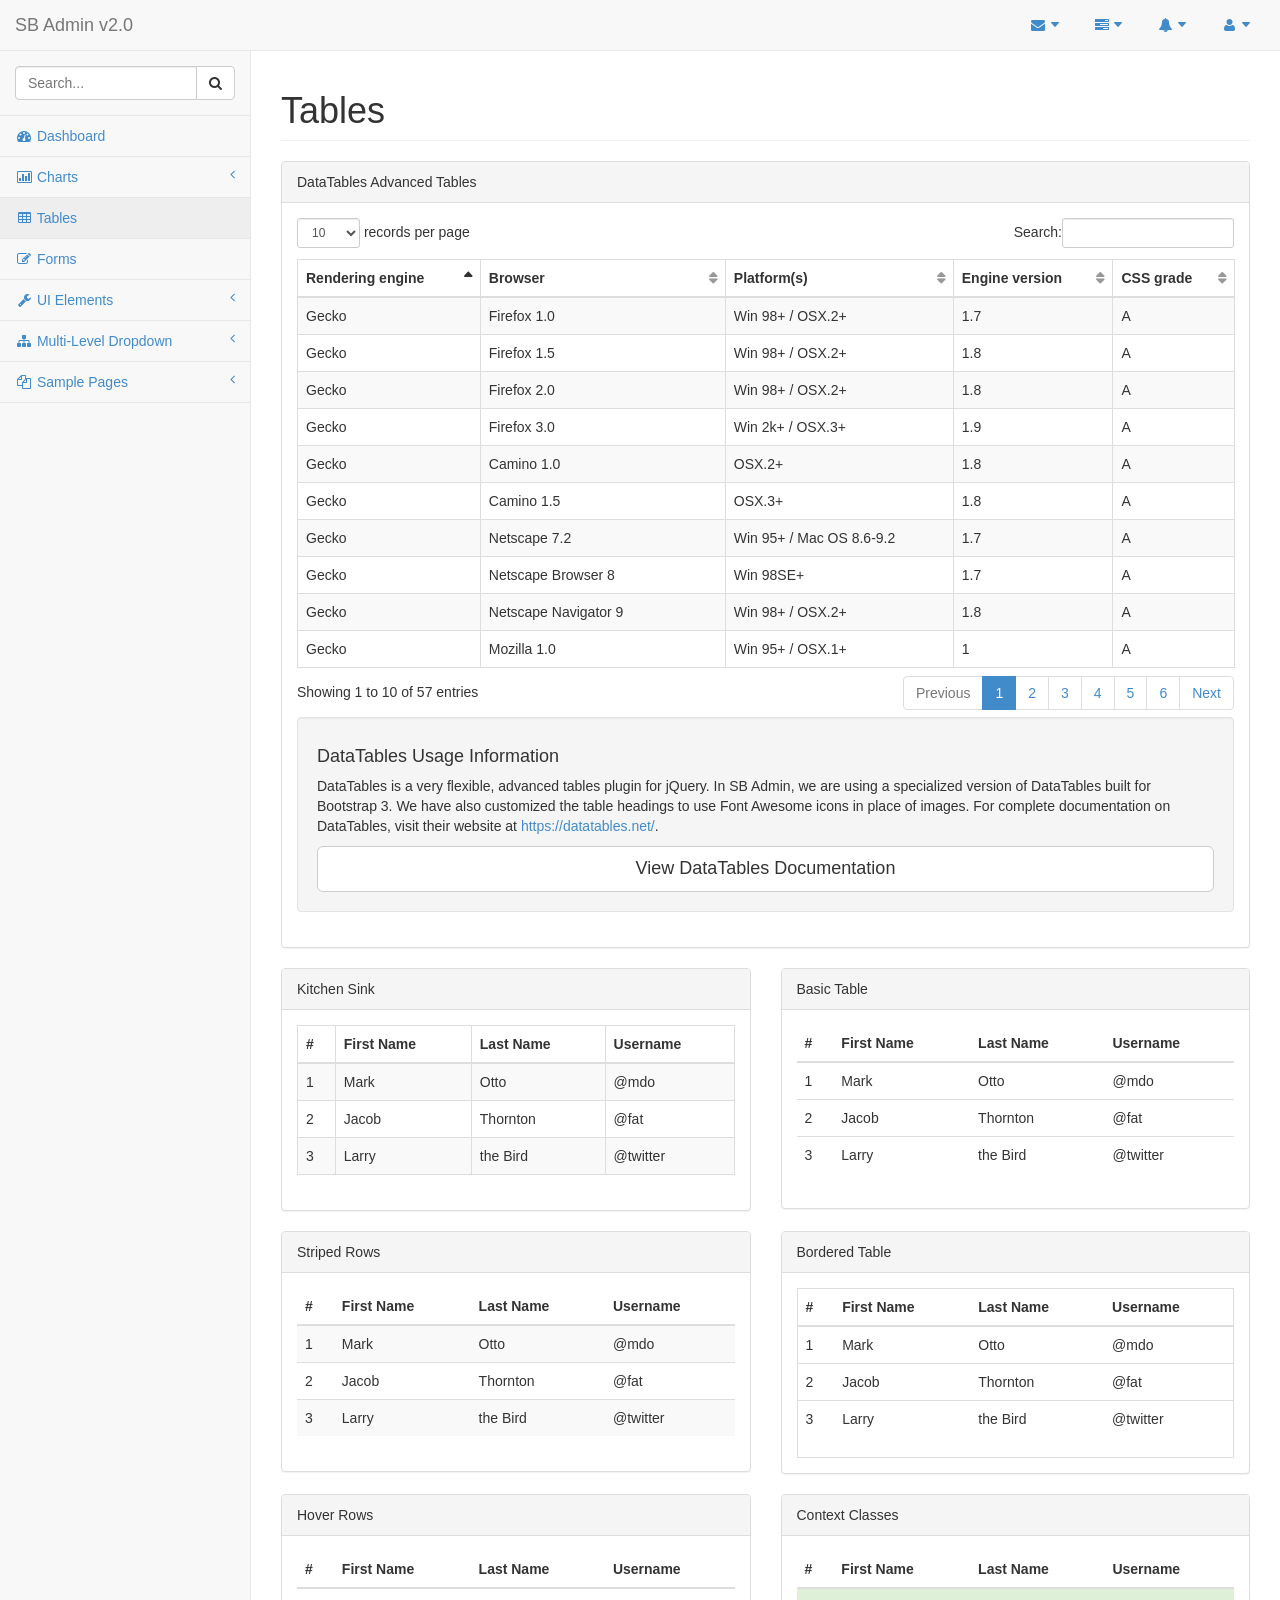
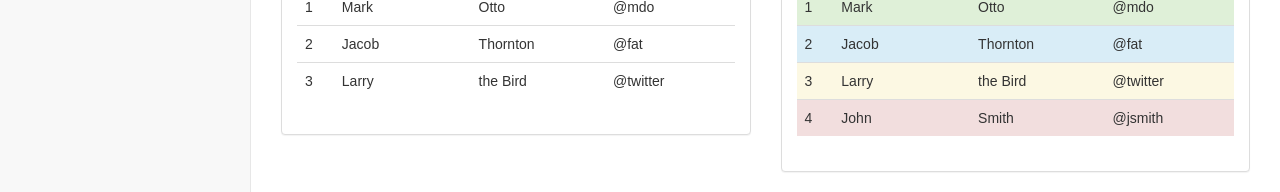
<file: themes/backend/tables.html>
<!DOCTYPE html>
<html lang="en">

<head>

    <meta charset="utf-8">
    <meta http-equiv="X-UA-Compatible" content="IE=edge">
    <meta name="viewport" content="width=device-width, initial-scale=1">
    <meta name="description" content="">
    <meta name="author" content="">

    <title>SB Admin 2 - Bootstrap Admin Theme</title>

    <!-- Bootstrap Core CSS -->
    <link href="css/bootstrap.min.css" rel="stylesheet">

    <!-- MetisMenu CSS -->
    <link href="css/plugins/metisMenu/metisMenu.min.css" rel="stylesheet">

    <!-- DataTables CSS -->
    <link href="css/plugins/dataTables.bootstrap.css" rel="stylesheet">

    <!-- Custom CSS -->
    <link href="css/sb-admin-2.css" rel="stylesheet">

    <!-- Custom Fonts -->
    <link href="font-awesome-4.1.0/css/font-awesome.min.css" rel="stylesheet" type="text/css">

    <!-- HTML5 Shim and Respond.js IE8 support of HTML5 elements and media queries -->
    <!-- WARNING: Respond.js doesn't work if you view the page via file:// -->
    <!--[if lt IE 9]>
        <script src="https://oss.maxcdn.com/libs/html5shiv/3.7.0/html5shiv.js"></script>
        <script src="https://oss.maxcdn.com/libs/respond.js/1.4.2/respond.min.js"></script>
    <![endif]-->

</head>

<body>

    <div id="wrapper">

        <!-- Navigation -->
        <nav class="navbar navbar-default navbar-static-top" role="navigation" style="margin-bottom: 0">
            <div class="navbar-header">
                <button type="button" class="navbar-toggle" data-toggle="collapse" data-target=".navbar-collapse">
                    <span class="sr-only">Toggle navigation</span>
                    <span class="icon-bar"></span>
                    <span class="icon-bar"></span>
                    <span class="icon-bar"></span>
                </button>
                <a class="navbar-brand" href="index.html">SB Admin v2.0</a>
            </div>
            <!-- /.navbar-header -->

            <ul class="nav navbar-top-links navbar-right">
                <li class="dropdown">
                    <a class="dropdown-toggle" data-toggle="dropdown" href="#">
                        <i class="fa fa-envelope fa-fw"></i>  <i class="fa fa-caret-down"></i>
                    </a>
                    <ul class="dropdown-menu dropdown-messages">
                        <li>
                            <a href="#">
                                <div>
                                    <strong>John Smith</strong>
                                    <span class="pull-right text-muted">
                                        <em>Yesterday</em>
                                    </span>
                                </div>
                                <div>Lorem ipsum dolor sit amet, consectetur adipiscing elit. Pellentesque eleifend...</div>
                            </a>
                        </li>
                        <li class="divider"></li>
                        <li>
                            <a href="#">
                                <div>
                                    <strong>John Smith</strong>
                                    <span class="pull-right text-muted">
                                        <em>Yesterday</em>
                                    </span>
                                </div>
                                <div>Lorem ipsum dolor sit amet, consectetur adipiscing elit. Pellentesque eleifend...</div>
                            </a>
                        </li>
                        <li class="divider"></li>
                        <li>
                            <a href="#">
                                <div>
                                    <strong>John Smith</strong>
                                    <span class="pull-right text-muted">
                                        <em>Yesterday</em>
                                    </span>
                                </div>
                                <div>Lorem ipsum dolor sit amet, consectetur adipiscing elit. Pellentesque eleifend...</div>
                            </a>
                        </li>
                        <li class="divider"></li>
                        <li>
                            <a class="text-center" href="#">
                                <strong>Read All Messages</strong>
                                <i class="fa fa-angle-right"></i>
                            </a>
                        </li>
                    </ul>
                    <!-- /.dropdown-messages -->
                </li>
                <!-- /.dropdown -->
                <li class="dropdown">
                    <a class="dropdown-toggle" data-toggle="dropdown" href="#">
                        <i class="fa fa-tasks fa-fw"></i>  <i class="fa fa-caret-down"></i>
                    </a>
                    <ul class="dropdown-menu dropdown-tasks">
                        <li>
                            <a href="#">
                                <div>
                                    <p>
                                        <strong>Task 1</strong>
                                        <span class="pull-right text-muted">40% Complete</span>
                                    </p>
                                    <div class="progress progress-striped active">
                                        <div class="progress-bar progress-bar-success" role="progressbar" aria-valuenow="40" aria-valuemin="0" aria-valuemax="100" style="width: 40%">
                                            <span class="sr-only">40% Complete (success)</span>
                                        </div>
                                    </div>
                                </div>
                            </a>
                        </li>
                        <li class="divider"></li>
                        <li>
                            <a href="#">
                                <div>
                                    <p>
                                        <strong>Task 2</strong>
                                        <span class="pull-right text-muted">20% Complete</span>
                                    </p>
                                    <div class="progress progress-striped active">
                                        <div class="progress-bar progress-bar-info" role="progressbar" aria-valuenow="20" aria-valuemin="0" aria-valuemax="100" style="width: 20%">
                                            <span class="sr-only">20% Complete</span>
                                        </div>
                                    </div>
                                </div>
                            </a>
                        </li>
                        <li class="divider"></li>
                        <li>
                            <a href="#">
                                <div>
                                    <p>
                                        <strong>Task 3</strong>
                                        <span class="pull-right text-muted">60% Complete</span>
                                    </p>
                                    <div class="progress progress-striped active">
                                        <div class="progress-bar progress-bar-warning" role="progressbar" aria-valuenow="60" aria-valuemin="0" aria-valuemax="100" style="width: 60%">
                                            <span class="sr-only">60% Complete (warning)</span>
                                        </div>
                                    </div>
                                </div>
                            </a>
                        </li>
                        <li class="divider"></li>
                        <li>
                            <a href="#">
                                <div>
                                    <p>
                                        <strong>Task 4</strong>
                                        <span class="pull-right text-muted">80% Complete</span>
                                    </p>
                                    <div class="progress progress-striped active">
                                        <div class="progress-bar progress-bar-danger" role="progressbar" aria-valuenow="80" aria-valuemin="0" aria-valuemax="100" style="width: 80%">
                                            <span class="sr-only">80% Complete (danger)</span>
                                        </div>
                                    </div>
                                </div>
                            </a>
                        </li>
                        <li class="divider"></li>
                        <li>
                            <a class="text-center" href="#">
                                <strong>See All Tasks</strong>
                                <i class="fa fa-angle-right"></i>
                            </a>
                        </li>
                    </ul>
                    <!-- /.dropdown-tasks -->
                </li>
                <!-- /.dropdown -->
                <li class="dropdown">
                    <a class="dropdown-toggle" data-toggle="dropdown" href="#">
                        <i class="fa fa-bell fa-fw"></i>  <i class="fa fa-caret-down"></i>
                    </a>
                    <ul class="dropdown-menu dropdown-alerts">
                        <li>
                            <a href="#">
                                <div>
                                    <i class="fa fa-comment fa-fw"></i> New Comment
                                    <span class="pull-right text-muted small">4 minutes ago</span>
                                </div>
                            </a>
                        </li>
                        <li class="divider"></li>
                        <li>
                            <a href="#">
                                <div>
                                    <i class="fa fa-twitter fa-fw"></i> 3 New Followers
                                    <span class="pull-right text-muted small">12 minutes ago</span>
                                </div>
                            </a>
                        </li>
                        <li class="divider"></li>
                        <li>
                            <a href="#">
                                <div>
                                    <i class="fa fa-envelope fa-fw"></i> Message Sent
                                    <span class="pull-right text-muted small">4 minutes ago</span>
                                </div>
                            </a>
                        </li>
                        <li class="divider"></li>
                        <li>
                            <a href="#">
                                <div>
                                    <i class="fa fa-tasks fa-fw"></i> New Task
                                    <span class="pull-right text-muted small">4 minutes ago</span>
                                </div>
                            </a>
                        </li>
                        <li class="divider"></li>
                        <li>
                            <a href="#">
                                <div>
                                    <i class="fa fa-upload fa-fw"></i> Server Rebooted
                                    <span class="pull-right text-muted small">4 minutes ago</span>
                                </div>
                            </a>
                        </li>
                        <li class="divider"></li>
                        <li>
                            <a class="text-center" href="#">
                                <strong>See All Alerts</strong>
                                <i class="fa fa-angle-right"></i>
                            </a>
                        </li>
                    </ul>
                    <!-- /.dropdown-alerts -->
                </li>
                <!-- /.dropdown -->
                <li class="dropdown">
                    <a class="dropdown-toggle" data-toggle="dropdown" href="#">
                        <i class="fa fa-user fa-fw"></i>  <i class="fa fa-caret-down"></i>
                    </a>
                    <ul class="dropdown-menu dropdown-user">
                        <li><a href="#"><i class="fa fa-user fa-fw"></i> User Profile</a>
                        </li>
                        <li><a href="#"><i class="fa fa-gear fa-fw"></i> Settings</a>
                        </li>
                        <li class="divider"></li>
                        <li><a href="login.html"><i class="fa fa-sign-out fa-fw"></i> Logout</a>
                        </li>
                    </ul>
                    <!-- /.dropdown-user -->
                </li>
                <!-- /.dropdown -->
            </ul>
            <!-- /.navbar-top-links -->

            <div class="navbar-default sidebar" role="navigation">
                <div class="sidebar-nav navbar-collapse">
                    <ul class="nav" id="side-menu">
                        <li class="sidebar-search">
                            <div class="input-group custom-search-form">
                                <input type="text" class="form-control" placeholder="Search...">
                                <span class="input-group-btn">
                                <button class="btn btn-default" type="button">
                                    <i class="fa fa-search"></i>
                                </button>
                            </span>
                            </div>
                            <!-- /input-group -->
                        </li>
                        <li>
                            <a href="index.html"><i class="fa fa-dashboard fa-fw"></i> Dashboard</a>
                        </li>
                        <li>
                            <a href="#"><i class="fa fa-bar-chart-o fa-fw"></i> Charts<span class="fa arrow"></span></a>
                            <ul class="nav nav-second-level">
                                <li>
                                    <a href="flot.html">Flot Charts</a>
                                </li>
                                <li>
                                    <a href="morris.html">Morris.js Charts</a>
                                </li>
                            </ul>
                            <!-- /.nav-second-level -->
                        </li>
                        <li>
                            <a class="active" href="tables.html"><i class="fa fa-table fa-fw"></i> Tables</a>
                        </li>
                        <li>
                            <a href="forms.html"><i class="fa fa-edit fa-fw"></i> Forms</a>
                        </li>
                        <li>
                            <a href="#"><i class="fa fa-wrench fa-fw"></i> UI Elements<span class="fa arrow"></span></a>
                            <ul class="nav nav-second-level">
                                <li>
                                    <a href="panels-wells.html">Panels and Wells</a>
                                </li>
                                <li>
                                    <a href="buttons.html">Buttons</a>
                                </li>
                                <li>
                                    <a href="notifications.html">Notifications</a>
                                </li>
                                <li>
                                    <a href="typography.html">Typography</a>
                                </li>
                                <li>
                                    <a href="grid.html">Grid</a>
                                </li>
                            </ul>
                            <!-- /.nav-second-level -->
                        </li>
                        <li>
                            <a href="#"><i class="fa fa-sitemap fa-fw"></i> Multi-Level Dropdown<span class="fa arrow"></span></a>
                            <ul class="nav nav-second-level">
                                <li>
                                    <a href="#">Second Level Item</a>
                                </li>
                                <li>
                                    <a href="#">Second Level Item</a>
                                </li>
                                <li>
                                    <a href="#">Third Level <span class="fa arrow"></span></a>
                                    <ul class="nav nav-third-level">
                                        <li>
                                            <a href="#">Third Level Item</a>
                                        </li>
                                        <li>
                                            <a href="#">Third Level Item</a>
                                        </li>
                                        <li>
                                            <a href="#">Third Level Item</a>
                                        </li>
                                        <li>
                                            <a href="#">Third Level Item</a>
                                        </li>
                                    </ul>
                                    <!-- /.nav-third-level -->
                                </li>
                            </ul>
                            <!-- /.nav-second-level -->
                        </li>
                        <li>
                            <a href="#"><i class="fa fa-files-o fa-fw"></i> Sample Pages<span class="fa arrow"></span></a>
                            <ul class="nav nav-second-level">
                                <li>
                                    <a href="blank.html">Blank Page</a>
                                </li>
                                <li>
                                    <a href="login.html">Login Page</a>
                                </li>
                            </ul>
                            <!-- /.nav-second-level -->
                        </li>
                    </ul>
                </div>
                <!-- /.sidebar-collapse -->
            </div>
            <!-- /.navbar-static-side -->
        </nav>

        <div id="page-wrapper">
            <div class="row">
                <div class="col-lg-12">
                    <h1 class="page-header">Tables</h1>
                </div>
                <!-- /.col-lg-12 -->
            </div>
            <!-- /.row -->
            <div class="row">
                <div class="col-lg-12">
                    <div class="panel panel-default">
                        <div class="panel-heading">
                            DataTables Advanced Tables
                        </div>
                        <!-- /.panel-heading -->
                        <div class="panel-body">
                            <div class="table-responsive">
                                <table class="table table-striped table-bordered table-hover" id="dataTables-example">
                                    <thead>
                                        <tr>
                                            <th>Rendering engine</th>
                                            <th>Browser</th>
                                            <th>Platform(s)</th>
                                            <th>Engine version</th>
                                            <th>CSS grade</th>
                                        </tr>
                                    </thead>
                                    <tbody>
                                        <tr class="odd gradeX">
                                            <td>Trident</td>
                                            <td>Internet Explorer 4.0</td>
                                            <td>Win 95+</td>
                                            <td class="center">4</td>
                                            <td class="center">X</td>
                                        </tr>
                                        <tr class="even gradeC">
                                            <td>Trident</td>
                                            <td>Internet Explorer 5.0</td>
                                            <td>Win 95+</td>
                                            <td class="center">5</td>
                                            <td class="center">C</td>
                                        </tr>
                                        <tr class="odd gradeA">
                                            <td>Trident</td>
                                            <td>Internet Explorer 5.5</td>
                                            <td>Win 95+</td>
                                            <td class="center">5.5</td>
                                            <td class="center">A</td>
                                        </tr>
                                        <tr class="even gradeA">
                                            <td>Trident</td>
                                            <td>Internet Explorer 6</td>
                                            <td>Win 98+</td>
                                            <td class="center">6</td>
                                            <td class="center">A</td>
                                        </tr>
                                        <tr class="odd gradeA">
                                            <td>Trident</td>
                                            <td>Internet Explorer 7</td>
                                            <td>Win XP SP2+</td>
                                            <td class="center">7</td>
                                            <td class="center">A</td>
                                        </tr>
                                        <tr class="even gradeA">
                                            <td>Trident</td>
                                            <td>AOL browser (AOL desktop)</td>
                                            <td>Win XP</td>
                                            <td class="center">6</td>
                                            <td class="center">A</td>
                                        </tr>
                                        <tr class="gradeA">
                                            <td>Gecko</td>
                                            <td>Firefox 1.0</td>
                                            <td>Win 98+ / OSX.2+</td>
                                            <td class="center">1.7</td>
                                            <td class="center">A</td>
                                        </tr>
                                        <tr class="gradeA">
                                            <td>Gecko</td>
                                            <td>Firefox 1.5</td>
                                            <td>Win 98+ / OSX.2+</td>
                                            <td class="center">1.8</td>
                                            <td class="center">A</td>
                                        </tr>
                                        <tr class="gradeA">
                                            <td>Gecko</td>
                                            <td>Firefox 2.0</td>
                                            <td>Win 98+ / OSX.2+</td>
                                            <td class="center">1.8</td>
                                            <td class="center">A</td>
                                        </tr>
                                        <tr class="gradeA">
                                            <td>Gecko</td>
                                            <td>Firefox 3.0</td>
                                            <td>Win 2k+ / OSX.3+</td>
                                            <td class="center">1.9</td>
                                            <td class="center">A</td>
                                        </tr>
                                        <tr class="gradeA">
                                            <td>Gecko</td>
                                            <td>Camino 1.0</td>
                                            <td>OSX.2+</td>
                                            <td class="center">1.8</td>
                                            <td class="center">A</td>
                                        </tr>
                                        <tr class="gradeA">
                                            <td>Gecko</td>
                                            <td>Camino 1.5</td>
                                            <td>OSX.3+</td>
                                            <td class="center">1.8</td>
                                            <td class="center">A</td>
                                        </tr>
                                        <tr class="gradeA">
                                            <td>Gecko</td>
                                            <td>Netscape 7.2</td>
                                            <td>Win 95+ / Mac OS 8.6-9.2</td>
                                            <td class="center">1.7</td>
                                            <td class="center">A</td>
                                        </tr>
                                        <tr class="gradeA">
                                            <td>Gecko</td>
                                            <td>Netscape Browser 8</td>
                                            <td>Win 98SE+</td>
                                            <td class="center">1.7</td>
                                            <td class="center">A</td>
                                        </tr>
                                        <tr class="gradeA">
                                            <td>Gecko</td>
                                            <td>Netscape Navigator 9</td>
                                            <td>Win 98+ / OSX.2+</td>
                                            <td class="center">1.8</td>
                                            <td class="center">A</td>
                                        </tr>
                                        <tr class="gradeA">
                                            <td>Gecko</td>
                                            <td>Mozilla 1.0</td>
                                            <td>Win 95+ / OSX.1+</td>
                                            <td class="center">1</td>
                                            <td class="center">A</td>
                                        </tr>
                                        <tr class="gradeA">
                                            <td>Gecko</td>
                                            <td>Mozilla 1.1</td>
                                            <td>Win 95+ / OSX.1+</td>
                                            <td class="center">1.1</td>
                                            <td class="center">A</td>
                                        </tr>
                                        <tr class="gradeA">
                                            <td>Gecko</td>
                                            <td>Mozilla 1.2</td>
                                            <td>Win 95+ / OSX.1+</td>
                                            <td class="center">1.2</td>
                                            <td class="center">A</td>
                                        </tr>
                                        <tr class="gradeA">
                                            <td>Gecko</td>
                                            <td>Mozilla 1.3</td>
                                            <td>Win 95+ / OSX.1+</td>
                                            <td class="center">1.3</td>
                                            <td class="center">A</td>
                                        </tr>
                                        <tr class="gradeA">
                                            <td>Gecko</td>
                                            <td>Mozilla 1.4</td>
                                            <td>Win 95+ / OSX.1+</td>
                                            <td class="center">1.4</td>
                                            <td class="center">A</td>
                                        </tr>
                                        <tr class="gradeA">
                                            <td>Gecko</td>
                                            <td>Mozilla 1.5</td>
                                            <td>Win 95+ / OSX.1+</td>
                                            <td class="center">1.5</td>
                                            <td class="center">A</td>
                                        </tr>
                                        <tr class="gradeA">
                                            <td>Gecko</td>
                                            <td>Mozilla 1.6</td>
                                            <td>Win 95+ / OSX.1+</td>
                                            <td class="center">1.6</td>
                                            <td class="center">A</td>
                                        </tr>
                                        <tr class="gradeA">
                                            <td>Gecko</td>
                                            <td>Mozilla 1.7</td>
                                            <td>Win 98+ / OSX.1+</td>
                                            <td class="center">1.7</td>
                                            <td class="center">A</td>
                                        </tr>
                                        <tr class="gradeA">
                                            <td>Gecko</td>
                                            <td>Mozilla 1.8</td>
                                            <td>Win 98+ / OSX.1+</td>
                                            <td class="center">1.8</td>
                                            <td class="center">A</td>
                                        </tr>
                                        <tr class="gradeA">
                                            <td>Gecko</td>
                                            <td>Seamonkey 1.1</td>
                                            <td>Win 98+ / OSX.2+</td>
                                            <td class="center">1.8</td>
                                            <td class="center">A</td>
                                        </tr>
                                        <tr class="gradeA">
                                            <td>Gecko</td>
                                            <td>Epiphany 2.20</td>
                                            <td>Gnome</td>
                                            <td class="center">1.8</td>
                                            <td class="center">A</td>
                                        </tr>
                                        <tr class="gradeA">
                                            <td>Webkit</td>
                                            <td>Safari 1.2</td>
                                            <td>OSX.3</td>
                                            <td class="center">125.5</td>
                                            <td class="center">A</td>
                                        </tr>
                                        <tr class="gradeA">
                                            <td>Webkit</td>
                                            <td>Safari 1.3</td>
                                            <td>OSX.3</td>
                                            <td class="center">312.8</td>
                                            <td class="center">A</td>
                                        </tr>
                                        <tr class="gradeA">
                                            <td>Webkit</td>
                                            <td>Safari 2.0</td>
                                            <td>OSX.4+</td>
                                            <td class="center">419.3</td>
                                            <td class="center">A</td>
                                        </tr>
                                        <tr class="gradeA">
                                            <td>Webkit</td>
                                            <td>Safari 3.0</td>
                                            <td>OSX.4+</td>
                                            <td class="center">522.1</td>
                                            <td class="center">A</td>
                                        </tr>
                                        <tr class="gradeA">
                                            <td>Webkit</td>
                                            <td>OmniWeb 5.5</td>
                                            <td>OSX.4+</td>
                                            <td class="center">420</td>
                                            <td class="center">A</td>
                                        </tr>
                                        <tr class="gradeA">
                                            <td>Webkit</td>
                                            <td>iPod Touch / iPhone</td>
                                            <td>iPod</td>
                                            <td class="center">420.1</td>
                                            <td class="center">A</td>
                                        </tr>
                                        <tr class="gradeA">
                                            <td>Webkit</td>
                                            <td>S60</td>
                                            <td>S60</td>
                                            <td class="center">413</td>
                                            <td class="center">A</td>
                                        </tr>
                                        <tr class="gradeA">
                                            <td>Presto</td>
                                            <td>Opera 7.0</td>
                                            <td>Win 95+ / OSX.1+</td>
                                            <td class="center">-</td>
                                            <td class="center">A</td>
                                        </tr>
                                        <tr class="gradeA">
                                            <td>Presto</td>
                                            <td>Opera 7.5</td>
                                            <td>Win 95+ / OSX.2+</td>
                                            <td class="center">-</td>
                                            <td class="center">A</td>
                                        </tr>
                                        <tr class="gradeA">
                                            <td>Presto</td>
                                            <td>Opera 8.0</td>
                                            <td>Win 95+ / OSX.2+</td>
                                            <td class="center">-</td>
                                            <td class="center">A</td>
                                        </tr>
                                        <tr class="gradeA">
                                            <td>Presto</td>
                                            <td>Opera 8.5</td>
                                            <td>Win 95+ / OSX.2+</td>
                                            <td class="center">-</td>
                                            <td class="center">A</td>
                                        </tr>
                                        <tr class="gradeA">
                                            <td>Presto</td>
                                            <td>Opera 9.0</td>
                                            <td>Win 95+ / OSX.3+</td>
                                            <td class="center">-</td>
                                            <td class="center">A</td>
                                        </tr>
                                        <tr class="gradeA">
                                            <td>Presto</td>
                                            <td>Opera 9.2</td>
                                            <td>Win 88+ / OSX.3+</td>
                                            <td class="center">-</td>
                                            <td class="center">A</td>
                                        </tr>
                                        <tr class="gradeA">
                                            <td>Presto</td>
                                            <td>Opera 9.5</td>
                                            <td>Win 88+ / OSX.3+</td>
                                            <td class="center">-</td>
                                            <td class="center">A</td>
                                        </tr>
                                        <tr class="gradeA">
                                            <td>Presto</td>
                                            <td>Opera for Wii</td>
                                            <td>Wii</td>
                                            <td class="center">-</td>
                                            <td class="center">A</td>
                                        </tr>
                                        <tr class="gradeA">
                                            <td>Presto</td>
                                            <td>Nokia N800</td>
                                            <td>N800</td>
                                            <td class="center">-</td>
                                            <td class="center">A</td>
                                        </tr>
                                        <tr class="gradeA">
                                            <td>Presto</td>
                                            <td>Nintendo DS browser</td>
                                            <td>Nintendo DS</td>
                                            <td class="center">8.5</td>
                                            <td class="center">C/A<sup>1</sup>
                                            </td>
                                        </tr>
                                        <tr class="gradeC">
                                            <td>KHTML</td>
                                            <td>Konqureror 3.1</td>
                                            <td>KDE 3.1</td>
                                            <td class="center">3.1</td>
                                            <td class="center">C</td>
                                        </tr>
                                        <tr class="gradeA">
                                            <td>KHTML</td>
                                            <td>Konqureror 3.3</td>
                                            <td>KDE 3.3</td>
                                            <td class="center">3.3</td>
                                            <td class="center">A</td>
                                        </tr>
                                        <tr class="gradeA">
                                            <td>KHTML</td>
                                            <td>Konqureror 3.5</td>
                                            <td>KDE 3.5</td>
                                            <td class="center">3.5</td>
                                            <td class="center">A</td>
                                        </tr>
                                        <tr class="gradeX">
                                            <td>Tasman</td>
                                            <td>Internet Explorer 4.5</td>
                                            <td>Mac OS 8-9</td>
                                            <td class="center">-</td>
                                            <td class="center">X</td>
                                        </tr>
                                        <tr class="gradeC">
                                            <td>Tasman</td>
                                            <td>Internet Explorer 5.1</td>
                                            <td>Mac OS 7.6-9</td>
                                            <td class="center">1</td>
                                            <td class="center">C</td>
                                        </tr>
                                        <tr class="gradeC">
                                            <td>Tasman</td>
                                            <td>Internet Explorer 5.2</td>
                                            <td>Mac OS 8-X</td>
                                            <td class="center">1</td>
                                            <td class="center">C</td>
                                        </tr>
                                        <tr class="gradeA">
                                            <td>Misc</td>
                                            <td>NetFront 3.1</td>
                                            <td>Embedded devices</td>
                                            <td class="center">-</td>
                                            <td class="center">C</td>
                                        </tr>
                                        <tr class="gradeA">
                                            <td>Misc</td>
                                            <td>NetFront 3.4</td>
                                            <td>Embedded devices</td>
                                            <td class="center">-</td>
                                            <td class="center">A</td>
                                        </tr>
                                        <tr class="gradeX">
                                            <td>Misc</td>
                                            <td>Dillo 0.8</td>
                                            <td>Embedded devices</td>
                                            <td class="center">-</td>
                                            <td class="center">X</td>
                                        </tr>
                                        <tr class="gradeX">
                                            <td>Misc</td>
                                            <td>Links</td>
                                            <td>Text only</td>
                                            <td class="center">-</td>
                                            <td class="center">X</td>
                                        </tr>
                                        <tr class="gradeX">
                                            <td>Misc</td>
                                            <td>Lynx</td>
                                            <td>Text only</td>
                                            <td class="center">-</td>
                                            <td class="center">X</td>
                                        </tr>
                                        <tr class="gradeC">
                                            <td>Misc</td>
                                            <td>IE Mobile</td>
                                            <td>Windows Mobile 6</td>
                                            <td class="center">-</td>
                                            <td class="center">C</td>
                                        </tr>
                                        <tr class="gradeC">
                                            <td>Misc</td>
                                            <td>PSP browser</td>
                                            <td>PSP</td>
                                            <td class="center">-</td>
                                            <td class="center">C</td>
                                        </tr>
                                        <tr class="gradeU">
                                            <td>Other browsers</td>
                                            <td>All others</td>
                                            <td>-</td>
                                            <td class="center">-</td>
                                            <td class="center">U</td>
                                        </tr>
                                    </tbody>
                                </table>
                            </div>
                            <!-- /.table-responsive -->
                            <div class="well">
                                <h4>DataTables Usage Information</h4>
                                <p>DataTables is a very flexible, advanced tables plugin for jQuery. In SB Admin, we are using a specialized version of DataTables built for Bootstrap 3. We have also customized the table headings to use Font Awesome icons in place of images. For complete documentation on DataTables, visit their website at <a target="_blank" href="https://datatables.net/">https://datatables.net/</a>.</p>
                                <a class="btn btn-default btn-lg btn-block" target="_blank" href="https://datatables.net/">View DataTables Documentation</a>
                            </div>
                        </div>
                        <!-- /.panel-body -->
                    </div>
                    <!-- /.panel -->
                </div>
                <!-- /.col-lg-12 -->
            </div>
            <!-- /.row -->
            <div class="row">
                <div class="col-lg-6">
                    <div class="panel panel-default">
                        <div class="panel-heading">
                            Kitchen Sink
                        </div>
                        <!-- /.panel-heading -->
                        <div class="panel-body">
                            <div class="table-responsive">
                                <table class="table table-striped table-bordered table-hover">
                                    <thead>
                                        <tr>
                                            <th>#</th>
                                            <th>First Name</th>
                                            <th>Last Name</th>
                                            <th>Username</th>
                                        </tr>
                                    </thead>
                                    <tbody>
                                        <tr>
                                            <td>1</td>
                                            <td>Mark</td>
                                            <td>Otto</td>
                                            <td>@mdo</td>
                                        </tr>
                                        <tr>
                                            <td>2</td>
                                            <td>Jacob</td>
                                            <td>Thornton</td>
                                            <td>@fat</td>
                                        </tr>
                                        <tr>
                                            <td>3</td>
                                            <td>Larry</td>
                                            <td>the Bird</td>
                                            <td>@twitter</td>
                                        </tr>
                                    </tbody>
                                </table>
                            </div>
                            <!-- /.table-responsive -->
                        </div>
                        <!-- /.panel-body -->
                    </div>
                    <!-- /.panel -->
                </div>
                <!-- /.col-lg-6 -->
                <div class="col-lg-6">
                    <div class="panel panel-default">
                        <div class="panel-heading">
                            Basic Table
                        </div>
                        <!-- /.panel-heading -->
                        <div class="panel-body">
                            <div class="table-responsive">
                                <table class="table">
                                    <thead>
                                        <tr>
                                            <th>#</th>
                                            <th>First Name</th>
                                            <th>Last Name</th>
                                            <th>Username</th>
                                        </tr>
                                    </thead>
                                    <tbody>
                                        <tr>
                                            <td>1</td>
                                            <td>Mark</td>
                                            <td>Otto</td>
                                            <td>@mdo</td>
                                        </tr>
                                        <tr>
                                            <td>2</td>
                                            <td>Jacob</td>
                                            <td>Thornton</td>
                                            <td>@fat</td>
                                        </tr>
                                        <tr>
                                            <td>3</td>
                                            <td>Larry</td>
                                            <td>the Bird</td>
                                            <td>@twitter</td>
                                        </tr>
                                    </tbody>
                                </table>
                            </div>
                            <!-- /.table-responsive -->
                        </div>
                        <!-- /.panel-body -->
                    </div>
                    <!-- /.panel -->
                </div>
                <!-- /.col-lg-6 -->
            </div>
            <!-- /.row -->
            <div class="row">
                <div class="col-lg-6">
                    <div class="panel panel-default">
                        <div class="panel-heading">
                            Striped Rows
                        </div>
                        <!-- /.panel-heading -->
                        <div class="panel-body">
                            <div class="table-responsive">
                                <table class="table table-striped">
                                    <thead>
                                        <tr>
                                            <th>#</th>
                                            <th>First Name</th>
                                            <th>Last Name</th>
                                            <th>Username</th>
                                        </tr>
                                    </thead>
                                    <tbody>
                                        <tr>
                                            <td>1</td>
                                            <td>Mark</td>
                                            <td>Otto</td>
                                            <td>@mdo</td>
                                        </tr>
                                        <tr>
                                            <td>2</td>
                                            <td>Jacob</td>
                                            <td>Thornton</td>
                                            <td>@fat</td>
                                        </tr>
                                        <tr>
                                            <td>3</td>
                                            <td>Larry</td>
                                            <td>the Bird</td>
                                            <td>@twitter</td>
                                        </tr>
                                    </tbody>
                                </table>
                            </div>
                            <!-- /.table-responsive -->
                        </div>
                        <!-- /.panel-body -->
                    </div>
                    <!-- /.panel -->
                </div>
                <!-- /.col-lg-6 -->
                <div class="col-lg-6">
                    <div class="panel panel-default">
                        <div class="panel-heading">
                            Bordered Table
                        </div>
                        <!-- /.panel-heading -->
                        <div class="panel-body">
                            <div class="table-responsive table-bordered">
                                <table class="table">
                                    <thead>
                                        <tr>
                                            <th>#</th>
                                            <th>First Name</th>
                                            <th>Last Name</th>
                                            <th>Username</th>
                                        </tr>
                                    </thead>
                                    <tbody>
                                        <tr>
                                            <td>1</td>
                                            <td>Mark</td>
                                            <td>Otto</td>
                                            <td>@mdo</td>
                                        </tr>
                                        <tr>
                                            <td>2</td>
                                            <td>Jacob</td>
                                            <td>Thornton</td>
                                            <td>@fat</td>
                                        </tr>
                                        <tr>
                                            <td>3</td>
                                            <td>Larry</td>
                                            <td>the Bird</td>
                                            <td>@twitter</td>
                                        </tr>
                                    </tbody>
                                </table>
                            </div>
                            <!-- /.table-responsive -->
                        </div>
                        <!-- /.panel-body -->
                    </div>
                    <!-- /.panel -->
                </div>
                <!-- /.col-lg-6 -->
            </div>
            <!-- /.row -->
            <div class="row">
                <div class="col-lg-6">
                    <div class="panel panel-default">
                        <div class="panel-heading">
                            Hover Rows
                        </div>
                        <!-- /.panel-heading -->
                        <div class="panel-body">
                            <div class="table-responsive">
                                <table class="table table-hover">
                                    <thead>
                                        <tr>
                                            <th>#</th>
                                            <th>First Name</th>
                                            <th>Last Name</th>
                                            <th>Username</th>
                                        </tr>
                                    </thead>
                                    <tbody>
                                        <tr>
                                            <td>1</td>
                                            <td>Mark</td>
                                            <td>Otto</td>
                                            <td>@mdo</td>
                                        </tr>
                                        <tr>
                                            <td>2</td>
                                            <td>Jacob</td>
                                            <td>Thornton</td>
                                            <td>@fat</td>
                                        </tr>
                                        <tr>
                                            <td>3</td>
                                            <td>Larry</td>
                                            <td>the Bird</td>
                                            <td>@twitter</td>
                                        </tr>
                                    </tbody>
                                </table>
                            </div>
                            <!-- /.table-responsive -->
                        </div>
                        <!-- /.panel-body -->
                    </div>
                    <!-- /.panel -->
                </div>
                <!-- /.col-lg-6 -->
                <div class="col-lg-6">
                    <div class="panel panel-default">
                        <div class="panel-heading">
                            Context Classes
                        </div>
                        <!-- /.panel-heading -->
                        <div class="panel-body">
                            <div class="table-responsive">
                                <table class="table">
                                    <thead>
                                        <tr>
                                            <th>#</th>
                                            <th>First Name</th>
                                            <th>Last Name</th>
                                            <th>Username</th>
                                        </tr>
                                    </thead>
                                    <tbody>
                                        <tr class="success">
                                            <td>1</td>
                                            <td>Mark</td>
                                            <td>Otto</td>
                                            <td>@mdo</td>
                                        </tr>
                                        <tr class="info">
                                            <td>2</td>
                                            <td>Jacob</td>
                                            <td>Thornton</td>
                                            <td>@fat</td>
                                        </tr>
                                        <tr class="warning">
                                            <td>3</td>
                                            <td>Larry</td>
                                            <td>the Bird</td>
                                            <td>@twitter</td>
                                        </tr>
                                        <tr class="danger">
                                            <td>4</td>
                                            <td>John</td>
                                            <td>Smith</td>
                                            <td>@jsmith</td>
                                        </tr>
                                    </tbody>
                                </table>
                            </div>
                            <!-- /.table-responsive -->
                        </div>
                        <!-- /.panel-body -->
                    </div>
                    <!-- /.panel -->
                </div>
                <!-- /.col-lg-6 -->
            </div>
            <!-- /.row -->
        </div>
        <!-- /#page-wrapper -->

    </div>
    <!-- /#wrapper -->

    <!-- jQuery Version 1.11.0 -->
    <script src="js/jquery-1.11.0.js"></script>

    <!-- Bootstrap Core JavaScript -->
    <script src="js/bootstrap.min.js"></script>

    <!-- Metis Menu Plugin JavaScript -->
    <script src="js/plugins/metisMenu/metisMenu.min.js"></script>

    <!-- DataTables JavaScript -->
    <script src="js/plugins/dataTables/jquery.dataTables.js"></script>
    <script src="js/plugins/dataTables/dataTables.bootstrap.js"></script>

    <!-- Custom Theme JavaScript -->
    <script src="js/sb-admin-2.js"></script>

    <!-- Page-Level Demo Scripts - Tables - Use for reference -->
    <script>
    $(document).ready(function() {
        $('#dataTables-example').dataTable();
    });
    </script>

</body>

</html>
</file>
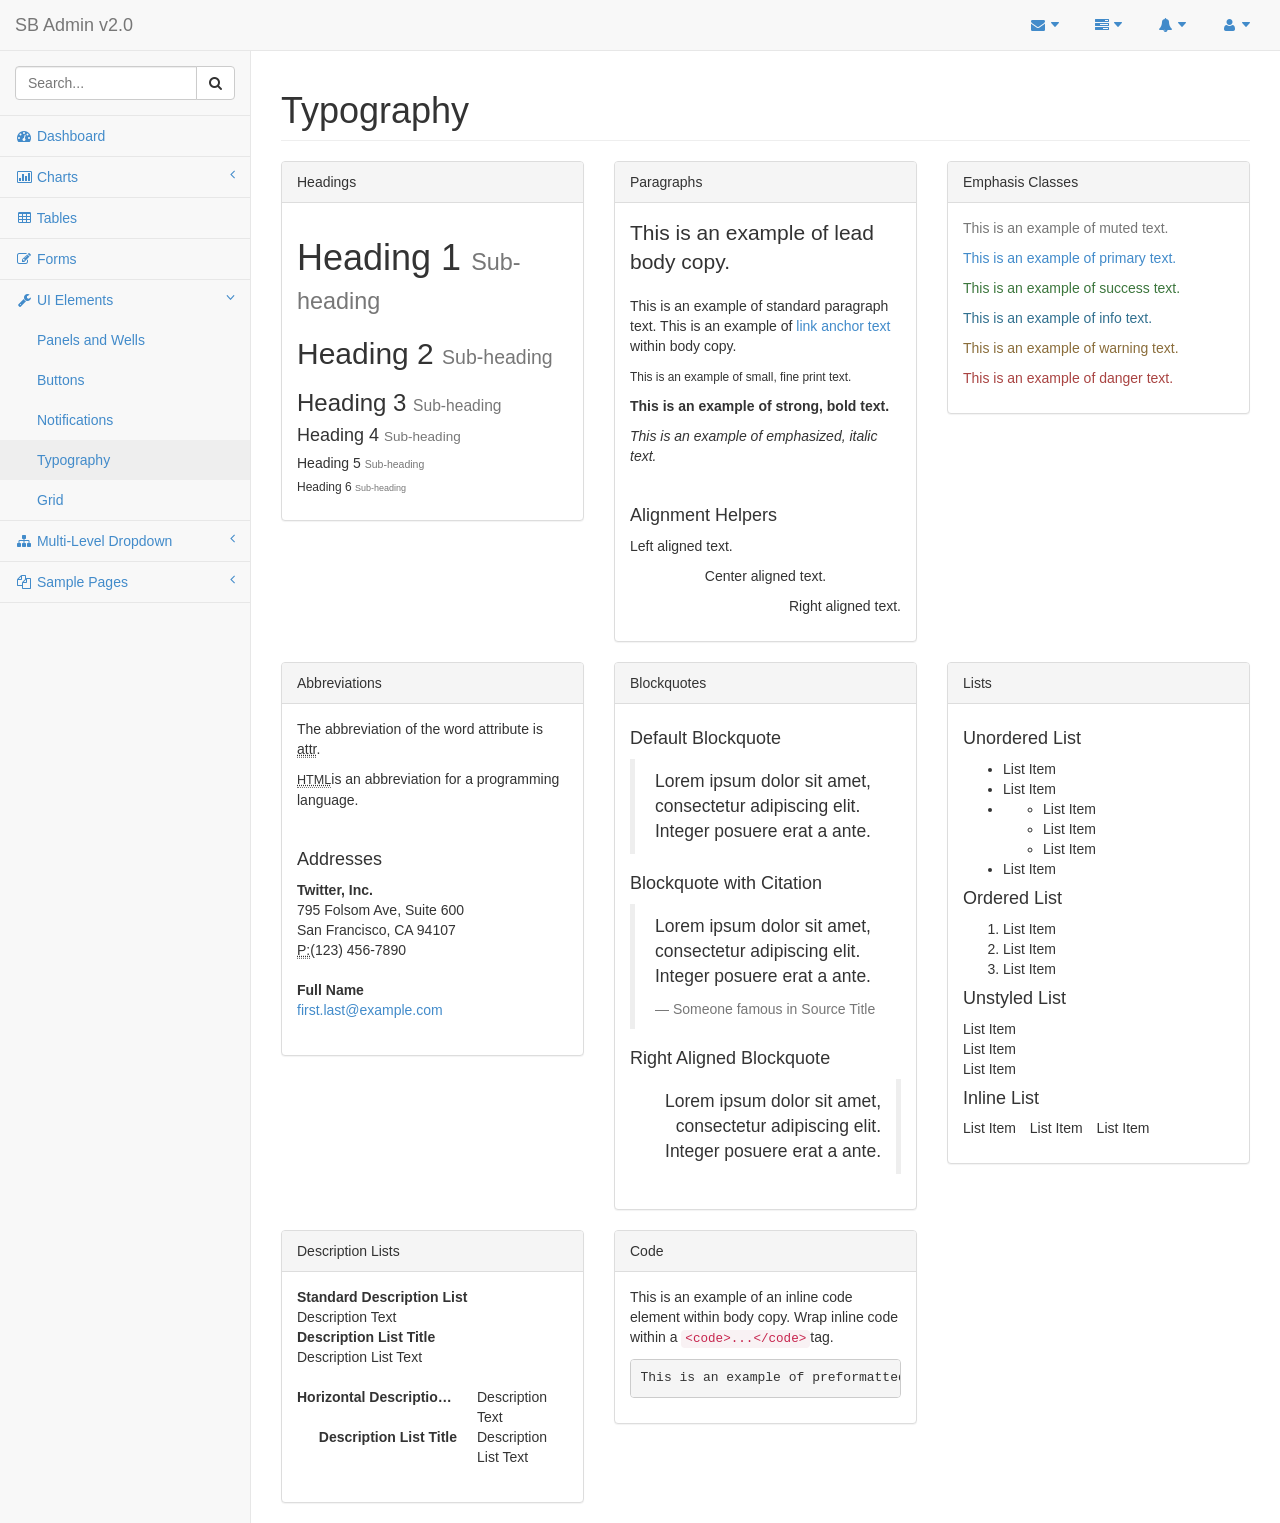
<file: themes/backend/typography.html>
<!DOCTYPE html>
<html lang="en">

<head>

    <meta charset="utf-8">
    <meta http-equiv="X-UA-Compatible" content="IE=edge">
    <meta name="viewport" content="width=device-width, initial-scale=1">
    <meta name="description" content="">
    <meta name="author" content="">

    <title>SB Admin 2 - Bootstrap Admin Theme</title>

    <!-- Bootstrap Core CSS -->
    <link href="css/bootstrap.min.css" rel="stylesheet">

    <!-- MetisMenu CSS -->
    <link href="css/plugins/metisMenu/metisMenu.min.css" rel="stylesheet">

    <!-- Custom CSS -->
    <link href="css/sb-admin-2.css" rel="stylesheet">

    <!-- Custom Fonts -->
    <link href="font-awesome-4.1.0/css/font-awesome.min.css" rel="stylesheet" type="text/css">

    <!-- HTML5 Shim and Respond.js IE8 support of HTML5 elements and media queries -->
    <!-- WARNING: Respond.js doesn't work if you view the page via file:// -->
    <!--[if lt IE 9]>
        <script src="https://oss.maxcdn.com/libs/html5shiv/3.7.0/html5shiv.js"></script>
        <script src="https://oss.maxcdn.com/libs/respond.js/1.4.2/respond.min.js"></script>
    <![endif]-->

</head>

<body>

    <div id="wrapper">

        <!-- Navigation -->
        <nav class="navbar navbar-default navbar-static-top" role="navigation" style="margin-bottom: 0">
            <div class="navbar-header">
                <button type="button" class="navbar-toggle" data-toggle="collapse" data-target=".navbar-collapse">
                    <span class="sr-only">Toggle navigation</span>
                    <span class="icon-bar"></span>
                    <span class="icon-bar"></span>
                    <span class="icon-bar"></span>
                </button>
                <a class="navbar-brand" href="index.html">SB Admin v2.0</a>
            </div>
            <!-- /.navbar-header -->

            <ul class="nav navbar-top-links navbar-right">
                <li class="dropdown">
                    <a class="dropdown-toggle" data-toggle="dropdown" href="#">
                        <i class="fa fa-envelope fa-fw"></i>  <i class="fa fa-caret-down"></i>
                    </a>
                    <ul class="dropdown-menu dropdown-messages">
                        <li>
                            <a href="#">
                                <div>
                                    <strong>John Smith</strong>
                                    <span class="pull-right text-muted">
                                        <em>Yesterday</em>
                                    </span>
                                </div>
                                <div>Lorem ipsum dolor sit amet, consectetur adipiscing elit. Pellentesque eleifend...</div>
                            </a>
                        </li>
                        <li class="divider"></li>
                        <li>
                            <a href="#">
                                <div>
                                    <strong>John Smith</strong>
                                    <span class="pull-right text-muted">
                                        <em>Yesterday</em>
                                    </span>
                                </div>
                                <div>Lorem ipsum dolor sit amet, consectetur adipiscing elit. Pellentesque eleifend...</div>
                            </a>
                        </li>
                        <li class="divider"></li>
                        <li>
                            <a href="#">
                                <div>
                                    <strong>John Smith</strong>
                                    <span class="pull-right text-muted">
                                        <em>Yesterday</em>
                                    </span>
                                </div>
                                <div>Lorem ipsum dolor sit amet, consectetur adipiscing elit. Pellentesque eleifend...</div>
                            </a>
                        </li>
                        <li class="divider"></li>
                        <li>
                            <a class="text-center" href="#">
                                <strong>Read All Messages</strong>
                                <i class="fa fa-angle-right"></i>
                            </a>
                        </li>
                    </ul>
                    <!-- /.dropdown-messages -->
                </li>
                <!-- /.dropdown -->
                <li class="dropdown">
                    <a class="dropdown-toggle" data-toggle="dropdown" href="#">
                        <i class="fa fa-tasks fa-fw"></i>  <i class="fa fa-caret-down"></i>
                    </a>
                    <ul class="dropdown-menu dropdown-tasks">
                        <li>
                            <a href="#">
                                <div>
                                    <p>
                                        <strong>Task 1</strong>
                                        <span class="pull-right text-muted">40% Complete</span>
                                    </p>
                                    <div class="progress progress-striped active">
                                        <div class="progress-bar progress-bar-success" role="progressbar" aria-valuenow="40" aria-valuemin="0" aria-valuemax="100" style="width: 40%">
                                            <span class="sr-only">40% Complete (success)</span>
                                        </div>
                                    </div>
                                </div>
                            </a>
                        </li>
                        <li class="divider"></li>
                        <li>
                            <a href="#">
                                <div>
                                    <p>
                                        <strong>Task 2</strong>
                                        <span class="pull-right text-muted">20% Complete</span>
                                    </p>
                                    <div class="progress progress-striped active">
                                        <div class="progress-bar progress-bar-info" role="progressbar" aria-valuenow="20" aria-valuemin="0" aria-valuemax="100" style="width: 20%">
                                            <span class="sr-only">20% Complete</span>
                                        </div>
                                    </div>
                                </div>
                            </a>
                        </li>
                        <li class="divider"></li>
                        <li>
                            <a href="#">
                                <div>
                                    <p>
                                        <strong>Task 3</strong>
                                        <span class="pull-right text-muted">60% Complete</span>
                                    </p>
                                    <div class="progress progress-striped active">
                                        <div class="progress-bar progress-bar-warning" role="progressbar" aria-valuenow="60" aria-valuemin="0" aria-valuemax="100" style="width: 60%">
                                            <span class="sr-only">60% Complete (warning)</span>
                                        </div>
                                    </div>
                                </div>
                            </a>
                        </li>
                        <li class="divider"></li>
                        <li>
                            <a href="#">
                                <div>
                                    <p>
                                        <strong>Task 4</strong>
                                        <span class="pull-right text-muted">80% Complete</span>
                                    </p>
                                    <div class="progress progress-striped active">
                                        <div class="progress-bar progress-bar-danger" role="progressbar" aria-valuenow="80" aria-valuemin="0" aria-valuemax="100" style="width: 80%">
                                            <span class="sr-only">80% Complete (danger)</span>
                                        </div>
                                    </div>
                                </div>
                            </a>
                        </li>
                        <li class="divider"></li>
                        <li>
                            <a class="text-center" href="#">
                                <strong>See All Tasks</strong>
                                <i class="fa fa-angle-right"></i>
                            </a>
                        </li>
                    </ul>
                    <!-- /.dropdown-tasks -->
                </li>
                <!-- /.dropdown -->
                <li class="dropdown">
                    <a class="dropdown-toggle" data-toggle="dropdown" href="#">
                        <i class="fa fa-bell fa-fw"></i>  <i class="fa fa-caret-down"></i>
                    </a>
                    <ul class="dropdown-menu dropdown-alerts">
                        <li>
                            <a href="#">
                                <div>
                                    <i class="fa fa-comment fa-fw"></i> New Comment
                                    <span class="pull-right text-muted small">4 minutes ago</span>
                                </div>
                            </a>
                        </li>
                        <li class="divider"></li>
                        <li>
                            <a href="#">
                                <div>
                                    <i class="fa fa-twitter fa-fw"></i> 3 New Followers
                                    <span class="pull-right text-muted small">12 minutes ago</span>
                                </div>
                            </a>
                        </li>
                        <li class="divider"></li>
                        <li>
                            <a href="#">
                                <div>
                                    <i class="fa fa-envelope fa-fw"></i> Message Sent
                                    <span class="pull-right text-muted small">4 minutes ago</span>
                                </div>
                            </a>
                        </li>
                        <li class="divider"></li>
                        <li>
                            <a href="#">
                                <div>
                                    <i class="fa fa-tasks fa-fw"></i> New Task
                                    <span class="pull-right text-muted small">4 minutes ago</span>
                                </div>
                            </a>
                        </li>
                        <li class="divider"></li>
                        <li>
                            <a href="#">
                                <div>
                                    <i class="fa fa-upload fa-fw"></i> Server Rebooted
                                    <span class="pull-right text-muted small">4 minutes ago</span>
                                </div>
                            </a>
                        </li>
                        <li class="divider"></li>
                        <li>
                            <a class="text-center" href="#">
                                <strong>See All Alerts</strong>
                                <i class="fa fa-angle-right"></i>
                            </a>
                        </li>
                    </ul>
                    <!-- /.dropdown-alerts -->
                </li>
                <!-- /.dropdown -->
                <li class="dropdown">
                    <a class="dropdown-toggle" data-toggle="dropdown" href="#">
                        <i class="fa fa-user fa-fw"></i>  <i class="fa fa-caret-down"></i>
                    </a>
                    <ul class="dropdown-menu dropdown-user">
                        <li><a href="#"><i class="fa fa-user fa-fw"></i> User Profile</a>
                        </li>
                        <li><a href="#"><i class="fa fa-gear fa-fw"></i> Settings</a>
                        </li>
                        <li class="divider"></li>
                        <li><a href="login.html"><i class="fa fa-sign-out fa-fw"></i> Logout</a>
                        </li>
                    </ul>
                    <!-- /.dropdown-user -->
                </li>
                <!-- /.dropdown -->
            </ul>
            <!-- /.navbar-top-links -->

            <div class="navbar-default sidebar" role="navigation">
                <div class="sidebar-nav navbar-collapse">
                    <ul class="nav" id="side-menu">
                        <li class="sidebar-search">
                            <div class="input-group custom-search-form">
                                <input type="text" class="form-control" placeholder="Search...">
                                <span class="input-group-btn">
                                <button class="btn btn-default" type="button">
                                    <i class="fa fa-search"></i>
                                </button>
                            </span>
                            </div>
                            <!-- /input-group -->
                        </li>
                        <li>
                            <a href="index.html"><i class="fa fa-dashboard fa-fw"></i> Dashboard</a>
                        </li>
                        <li>
                            <a href="#"><i class="fa fa-bar-chart-o fa-fw"></i> Charts<span class="fa arrow"></span></a>
                            <ul class="nav nav-second-level">
                                <li>
                                    <a href="flot.html">Flot Charts</a>
                                </li>
                                <li>
                                    <a href="morris.html">Morris.js Charts</a>
                                </li>
                            </ul>
                            <!-- /.nav-second-level -->
                        </li>
                        <li>
                            <a href="tables.html"><i class="fa fa-table fa-fw"></i> Tables</a>
                        </li>
                        <li>
                            <a href="forms.html"><i class="fa fa-edit fa-fw"></i> Forms</a>
                        </li>
                        <li class="active">
                            <a href="#"><i class="fa fa-wrench fa-fw"></i> UI Elements<span class="fa arrow"></span></a>
                            <ul class="nav nav-second-level">
                                <li>
                                    <a href="panels-wells.html">Panels and Wells</a>
                                </li>
                                <li>
                                    <a href="buttons.html">Buttons</a>
                                </li>
                                <li>
                                    <a href="notifications.html">Notifications</a>
                                </li>
                                <li>
                                    <a class="active" href="typography.html">Typography</a>
                                </li>
                                <li>
                                    <a href="grid.html">Grid</a>
                                </li>
                            </ul>
                            <!-- /.nav-second-level -->
                        </li>
                        <li>
                            <a href="#"><i class="fa fa-sitemap fa-fw"></i> Multi-Level Dropdown<span class="fa arrow"></span></a>
                            <ul class="nav nav-second-level">
                                <li>
                                    <a href="#">Second Level Item</a>
                                </li>
                                <li>
                                    <a href="#">Second Level Item</a>
                                </li>
                                <li>
                                    <a href="#">Third Level <span class="fa arrow"></span></a>
                                    <ul class="nav nav-third-level">
                                        <li>
                                            <a href="#">Third Level Item</a>
                                        </li>
                                        <li>
                                            <a href="#">Third Level Item</a>
                                        </li>
                                        <li>
                                            <a href="#">Third Level Item</a>
                                        </li>
                                        <li>
                                            <a href="#">Third Level Item</a>
                                        </li>
                                    </ul>
                                    <!-- /.nav-third-level -->
                                </li>
                            </ul>
                            <!-- /.nav-second-level -->
                        </li>
                        <li>
                            <a href="#"><i class="fa fa-files-o fa-fw"></i> Sample Pages<span class="fa arrow"></span></a>
                            <ul class="nav nav-second-level">
                                <li>
                                    <a href="blank.html">Blank Page</a>
                                </li>
                                <li>
                                    <a href="login.html">Login Page</a>
                                </li>
                            </ul>
                            <!-- /.nav-second-level -->
                        </li>
                    </ul>
                </div>
                <!-- /.sidebar-collapse -->
            </div>
            <!-- /.navbar-static-side -->
        </nav>

        <div id="page-wrapper">
            <div class="row">
                <div class="col-lg-12">
                    <h1 class="page-header">Typography</h1>
                </div>
                <!-- /.col-lg-12 -->
            </div>
            <!-- /.row -->
            <div class="row">
                <div class="col-lg-4">
                    <div class="panel panel-default">
                        <div class="panel-heading">
                            Headings
                        </div>
                        <div class="panel-body">
                            <h1>Heading 1
                                <small>Sub-heading</small>
                            </h1>
                            <h2>Heading 2
                                <small>Sub-heading</small>
                            </h2>
                            <h3>Heading 3
                                <small>Sub-heading</small>
                            </h3>
                            <h4>Heading 4
                                <small>Sub-heading</small>
                            </h4>
                            <h5>Heading 5
                                <small>Sub-heading</small>
                            </h5>
                            <h6>Heading 6
                                <small>Sub-heading</small>
                            </h6>
                        </div>
                        <!-- /.panel-body -->
                    </div>
                    <!-- /.panel -->
                </div>
                <!-- /.col-lg-4 -->
                <div class="col-lg-4">
                    <div class="panel panel-default">
                        <div class="panel-heading">
                            Paragraphs
                        </div>
                        <div class="panel-body">
                            <p class="lead">This is an example of lead body copy.</p>
                            <p>This is an example of standard paragraph text. This is an example of <a href="#">link anchor text</a> within body copy.</p>
                            <p>
                                <small>This is an example of small, fine print text.</small>
                            </p>
                            <p>
                                <strong>This is an example of strong, bold text.</strong>
                            </p>
                            <p>
                                <em>This is an example of emphasized, italic text.</em>
                            </p>
                            <br>
                            <h4>Alignment Helpers</h4>
                            <p class="text-left">Left aligned text.</p>
                            <p class="text-center">Center aligned text.</p>
                            <p class="text-right">Right aligned text.</p>
                        </div>
                        <!-- /.panel-body -->
                    </div>
                    <!-- /.panel -->
                </div>
                <!-- /.col-lg-4 -->
                <div class="col-lg-4">
                    <div class="panel panel-default">
                        <div class="panel-heading">
                            Emphasis Classes
                        </div>
                        <div class="panel-body">
                            <p class="text-muted">This is an example of muted text.</p>
                            <p class="text-primary">This is an example of primary text.</p>
                            <p class="text-success">This is an example of success text.</p>
                            <p class="text-info">This is an example of info text.</p>
                            <p class="text-warning">This is an example of warning text.</p>
                            <p class="text-danger">This is an example of danger text.</p>
                        </div>
                        <!-- /.panel-body -->
                    </div>
                    <!-- /.panel -->
                </div>
                <!-- /.col-lg-4 -->
            </div>
            <!-- /.row -->
            <div class="row">
                <div class="col-lg-4">
                    <div class="panel panel-default">
                        <div class="panel-heading">
                            Abbreviations
                        </div>
                        <div class="panel-body">
                            <p>The abbreviation of the word attribute is
                                <abbr title="attribute">attr</abbr>.</p>
                            <p>
                                <abbr title="HyperText Markup Language" class="initialism">HTML</abbr>is an abbreviation for a programming language.</p>
                            <br>
                            <h4>Addresses</h4>
                            <address>
                                <strong>Twitter, Inc.</strong>
                                <br>795 Folsom Ave, Suite 600
                                <br>San Francisco, CA 94107
                                <br>
                                <abbr title="Phone">P:</abbr>(123) 456-7890
                            </address>
                            <address>
                                <strong>Full Name</strong>
                                <br>
                                <a href="mailto:#">first.last@example.com</a>
                            </address>
                        </div>
                        <!-- /.panel-body -->
                    </div>
                    <!-- /.panel -->
                </div>
                <!-- /.col-lg-4 -->
                <div class="col-lg-4">
                    <div class="panel panel-default">
                        <div class="panel-heading">
                            Blockquotes
                        </div>
                        <div class="panel-body">
                            <h4>Default Blockquote</h4>
                            <blockquote>
                                <p>Lorem ipsum dolor sit amet, consectetur adipiscing elit. Integer posuere erat a ante.</p>
                            </blockquote>
                            <h4>Blockquote with Citation</h4>
                            <blockquote>
                                <p>Lorem ipsum dolor sit amet, consectetur adipiscing elit. Integer posuere erat a ante.</p>
                                <small>Someone famous in
                                    <cite title="Source Title">Source Title</cite>
                                </small>
                            </blockquote>
                            <h4>Right Aligned Blockquote</h4>
                            <blockquote class="pull-right">
                                <p>Lorem ipsum dolor sit amet, consectetur adipiscing elit. Integer posuere erat a ante.</p>
                            </blockquote>
                        </div>
                        <!-- /.panel-body -->
                    </div>
                    <!-- /.panel -->
                </div>
                <!-- /.col-lg-4 -->
                <div class="col-lg-4">
                    <div class="panel panel-default">
                        <div class="panel-heading">
                            Lists
                        </div>
                        <div class="panel-body">
                            <h4>Unordered List</h4>
                            <ul>
                                <li>List Item</li>
                                <li>List Item</li>
                                <li>
                                    <ul>
                                        <li>List Item</li>
                                        <li>List Item</li>
                                        <li>List Item</li>
                                    </ul>
                                </li>
                                <li>List Item</li>
                            </ul>
                            <h4>Ordered List</h4>
                            <ol>
                                <li>List Item</li>
                                <li>List Item</li>
                                <li>List Item</li>
                            </ol>
                            <h4>Unstyled List</h4>
                            <ul class="list-unstyled">
                                <li>List Item</li>
                                <li>List Item</li>
                                <li>List Item</li>
                            </ul>
                            <h4>Inline List</h4>
                            <ul class="list-inline">
                                <li>List Item</li>
                                <li>List Item</li>
                                <li>List Item</li>
                            </ul>
                        </div>
                        <!-- /.panel-body -->
                    </div>
                    <!-- /.panel -->
                </div>
                <!-- /.col-lg-4 -->
            </div>
            <!-- /.row -->
            <div class="row">
                <div class="col-lg-4">
                    <div class="panel panel-default">
                        <div class="panel-heading">
                            Description Lists
                        </div>
                        <div class="panel-body">
                            <dl>
                                <dt>Standard Description List</dt>
                                <dd>Description Text</dd>
                                <dt>Description List Title</dt>
                                <dd>Description List Text</dd>
                            </dl>
                            <dl class="dl-horizontal">
                                <dt>Horizontal Description List</dt>
                                <dd>Description Text</dd>
                                <dt>Description List Title</dt>
                                <dd>Description List Text</dd>
                            </dl>
                        </div>
                        <!-- /.panel-body -->
                    </div>
                    <!-- /.panel -->
                </div>
                <!-- /.col-lg-4 -->
                <div class="col-lg-4">
                    <div class="panel panel-default">
                        <div class="panel-heading">
                            Code
                        </div>
                        <div class="panel-body">
                            <p>This is an example of an inline code element within body copy. Wrap inline code within a
                                <code>&lt;code&gt;...&lt;/code&gt;</code>tag.</p>
                            <pre>This is an example of preformatted text.</pre>
                        </div>
                        <!-- /.panel-body -->
                    </div>
                    <!-- /.panel -->
                </div>
                <!-- /.col-lg-4 -->
            </div>
            <!-- /.row -->
        </div>
        <!-- /#page-wrapper -->

    </div>
    <!-- /#wrapper -->

    <!-- jQuery Version 1.11.0 -->
    <script src="js/jquery-1.11.0.js"></script>

    <!-- Bootstrap Core JavaScript -->
    <script src="js/bootstrap.min.js"></script>

    <!-- Metis Menu Plugin JavaScript -->
    <script src="js/plugins/metisMenu/metisMenu.min.js"></script>

    <!-- Custom Theme JavaScript -->
    <script src="js/sb-admin-2.js"></script>

</body>

</html>
</file>
<file: themes/backend/macadmin/css/fullcalendar.css>
/*!
 * FullCalendar v1.6.4 Stylesheet
 * Docs & License: http://arshaw.com/fullcalendar/
 * (c) 2013 Adam Shaw
 */


.fc {
	direction: ltr;
	text-align: left;
	}
	
.fc table {
	border-collapse: collapse;
	border-spacing: 0;
	}
	
html .fc,
.fc table {
	font-size: 1em;
	}
	
.fc td,
.fc th {
	padding: 0;
	vertical-align: top;
	}



/* Header
------------------------------------------------------------------------*/

.fc-header td {
	white-space: nowrap;
	}

.fc-header-left {
	width: 25%;
	text-align: left;
	}
	
.fc-header-center {
	text-align: center;
	}
	
.fc-header-right {
	width: 25%;
	text-align: right;
	}
	
.fc-header-title {
	display: inline-block;
	vertical-align: top;
	}
	
.fc-header-title h2 {
	margin-top: 0;
	white-space: nowrap;
	}
	
.fc .fc-header-space {
	padding-left: 10px;
	}
	
.fc-header .fc-button {
	margin-bottom: 1em;
	vertical-align: top;
	}
	
/* buttons edges butting together */

.fc-header .fc-button {
	margin-right: -1px;
	}
	
.fc-header .fc-corner-right,  /* non-theme */
.fc-header .ui-corner-right { /* theme */
	margin-right: 0; /* back to normal */
	}
	
/* button layering (for border precedence) */
	
.fc-header .fc-state-hover,
.fc-header .ui-state-hover {
	z-index: 2;
	}
	
.fc-header .fc-state-down {
	z-index: 3;
	}

.fc-header .fc-state-active,
.fc-header .ui-state-active {
	z-index: 4;
	}
	
	
	
/* Content
------------------------------------------------------------------------*/
	
.fc-content {
	clear: both;
	zoom: 1; /* for IE7, gives accurate coordinates for [un]freezeContentHeight */
	}
	
.fc-view {
	width: 100%;
	overflow: hidden;
	}
	
	

/* Cell Styles
------------------------------------------------------------------------*/

.fc-widget-header,    /* <th>, usually */
.fc-widget-content {  /* <td>, usually */
	border: 1px solid #ddd;
	}
	
.fc-state-highlight { /* <td> today cell */ /* TODO: add .fc-today to <th> */
	background: #fcf8e3;
	}
	
.fc-cell-overlay { /* semi-transparent rectangle while dragging */
	background: #bce8f1;
	opacity: .3;
	filter: alpha(opacity=30); /* for IE */
	}
	


/* Buttons
------------------------------------------------------------------------*/

.fc-button {
	position: relative;
	display: inline-block;
	padding: 0 .6em;
	overflow: hidden;
	height: 1.9em;
	line-height: 1.9em;
	white-space: nowrap;
	cursor: pointer;
	}
	
.fc-state-default { /* non-theme */
	border: 1px solid;
	}

.fc-state-default.fc-corner-left { /* non-theme */
	border-top-left-radius: 4px;
	border-bottom-left-radius: 4px;
	}

.fc-state-default.fc-corner-right { /* non-theme */
	border-top-right-radius: 4px;
	border-bottom-right-radius: 4px;
	}

/*
	Our default prev/next buttons use HTML entities like &lsaquo; &rsaquo; &laquo; &raquo;
	and we'll try to make them look good cross-browser.
*/

.fc-text-arrow {
	margin: 0 .1em;
	font-size: 2em;
	font-family: "Courier New", Courier, monospace;
	vertical-align: baseline; /* for IE7 */
	}

.fc-button-prev .fc-text-arrow,
.fc-button-next .fc-text-arrow { /* for &lsaquo; &rsaquo; */
	font-weight: bold;
	}
	
/* icon (for jquery ui) */
	
.fc-button .fc-icon-wrap {
	position: relative;
	float: left;
	top: 50%;
	}
	
.fc-button .ui-icon {
	position: relative;
	float: left;
	margin-top: -50%;
	*margin-top: 0;
	*top: -50%;
	}
	
/*
  button states
  borrowed from twitter bootstrap (http://twitter.github.com/bootstrap/)
*/

.fc-state-default {
	background-color: #f5f5f5;
	background-image: -moz-linear-gradient(top, #ffffff, #e6e6e6);
	background-image: -webkit-gradient(linear, 0 0, 0 100%, from(#ffffff), to(#e6e6e6));
	background-image: -webkit-linear-gradient(top, #ffffff, #e6e6e6);
	background-image: -o-linear-gradient(top, #ffffff, #e6e6e6);
	background-image: linear-gradient(to bottom, #ffffff, #e6e6e6);
	background-repeat: repeat-x;
	border-color: #e6e6e6 #e6e6e6 #bfbfbf;
	border-color: rgba(0, 0, 0, 0.1) rgba(0, 0, 0, 0.1) rgba(0, 0, 0, 0.25);
	color: #333;
	text-shadow: 0 1px 1px rgba(255, 255, 255, 0.75);
	box-shadow: inset 0 1px 0 rgba(255, 255, 255, 0.2), 0 1px 2px rgba(0, 0, 0, 0.05);
	}

.fc-state-hover,
.fc-state-down,
.fc-state-active,
.fc-state-disabled {
	color: #333333;
	background-color: #e6e6e6;
	}

.fc-state-hover {
	color: #333333;
	text-decoration: none;
	background-position: 0 -15px;
	-webkit-transition: background-position 0.1s linear;
	   -moz-transition: background-position 0.1s linear;
	     -o-transition: background-position 0.1s linear;
	        transition: background-position 0.1s linear;
	}

.fc-state-down,
.fc-state-active {
	background-color: #cccccc;
	background-image: none;
	outline: 0;
	box-shadow: inset 0 2px 4px rgba(0, 0, 0, 0.15), 0 1px 2px rgba(0, 0, 0, 0.05);
	}

.fc-state-disabled {
	cursor: default;
	background-image: none;
	opacity: 0.65;
	filter: alpha(opacity=65);
	box-shadow: none;
	}

	

/* Global Event Styles
------------------------------------------------------------------------*/

.fc-event-container > * {
	z-index: 8;
	}

.fc-event-container > .ui-draggable-dragging,
.fc-event-container > .ui-resizable-resizing {
	z-index: 9;
	}
	 
.fc-event {
	border: 1px solid #3a87ad; /* default BORDER color */
	background-color: #3a87ad; /* default BACKGROUND color */
	color: #fff;               /* default TEXT color */
	font-size: .85em;
	cursor: default;
	}

a.fc-event {
	text-decoration: none;
	}
	
a.fc-event,
.fc-event-draggable {
	cursor: pointer;
	}
	
.fc-rtl .fc-event {
	text-align: right;
	}

.fc-event-inner {
	width: 100%;
	height: 100%;
	overflow: hidden;
	}
	
.fc-event-time,
.fc-event-title {
	padding: 0 1px;
	}
	
.fc .ui-resizable-handle {
	display: block;
	position: absolute;
	z-index: 99999;
	overflow: hidden; /* hacky spaces (IE6/7) */
	font-size: 300%;  /* */
	line-height: 50%; /* */
	}
	
	
	
/* Horizontal Events
------------------------------------------------------------------------*/

.fc-event-hori {
	border-width: 1px 0;
	margin-bottom: 1px;
	}

.fc-ltr .fc-event-hori.fc-event-start,
.fc-rtl .fc-event-hori.fc-event-end {
	border-left-width: 1px;
	border-top-left-radius: 3px;
	border-bottom-left-radius: 3px;
	}

.fc-ltr .fc-event-hori.fc-event-end,
.fc-rtl .fc-event-hori.fc-event-start {
	border-right-width: 1px;
	border-top-right-radius: 3px;
	border-bottom-right-radius: 3px;
	}
	
/* resizable */
	
.fc-event-hori .ui-resizable-e {
	top: 0           !important; /* importants override pre jquery ui 1.7 styles */
	right: -3px      !important;
	width: 7px       !important;
	height: 100%     !important;
	cursor: e-resize;
	}
	
.fc-event-hori .ui-resizable-w {
	top: 0           !important;
	left: -3px       !important;
	width: 7px       !important;
	height: 100%     !important;
	cursor: w-resize;
	}
	
.fc-event-hori .ui-resizable-handle {
	_padding-bottom: 14px; /* IE6 had 0 height */
	}
	
	
	
/* Reusable Separate-border Table
------------------------------------------------------------*/

table.fc-border-separate {
	border-collapse: separate;
	}
	
.fc-border-separate th,
.fc-border-separate td {
	border-width: 1px 0 0 1px;
	}
	
.fc-border-separate th.fc-last,
.fc-border-separate td.fc-last {
	border-right-width: 1px;
	}
	
.fc-border-separate tr.fc-last th,
.fc-border-separate tr.fc-last td {
	border-bottom-width: 1px;
	}
	
.fc-border-separate tbody tr.fc-first td,
.fc-border-separate tbody tr.fc-first th {
	border-top-width: 0;
	}
	
	

/* Month View, Basic Week View, Basic Day View
------------------------------------------------------------------------*/

.fc-grid th {
	text-align: center;
	}

.fc .fc-week-number {
	width: 22px;
	text-align: center;
	}

.fc .fc-week-number div {
	padding: 0 2px;
	}
	
.fc-grid .fc-day-number {
	float: right;
	padding: 0 2px;
	}
	
.fc-grid .fc-other-month .fc-day-number {
	opacity: 0.3;
	filter: alpha(opacity=30); /* for IE */
	/* opacity with small font can sometimes look too faded
	   might want to set the 'color' property instead
	   making day-numbers bold also fixes the problem */
	}
	
.fc-grid .fc-day-content {
	clear: both;
	padding: 2px 2px 1px; /* distance between events and day edges */
	}
	
/* event styles */
	
.fc-grid .fc-event-time {
	font-weight: bold;
	}
	
/* right-to-left */
	
.fc-rtl .fc-grid .fc-day-number {
	float: left;
	}
	
.fc-rtl .fc-grid .fc-event-time {
	float: right;
	}
	
	

/* Agenda Week View, Agenda Day View
------------------------------------------------------------------------*/

.fc-agenda table {
	border-collapse: separate;
	}
	
.fc-agenda-days th {
	text-align: center;
	}
	
.fc-agenda .fc-agenda-axis {
	width: 50px;
	padding: 0 4px;
	vertical-align: middle;
	text-align: right;
	white-space: nowrap;
	font-weight: normal;
	}

.fc-agenda .fc-week-number {
	font-weight: bold;
	}
	
.fc-agenda .fc-day-content {
	padding: 2px 2px 1px;
	}
	
/* make axis border take precedence */
	
.fc-agenda-days .fc-agenda-axis {
	border-right-width: 1px;
	}
	
.fc-agenda-days .fc-col0 {
	border-left-width: 0;
	}
	
/* all-day area */
	
.fc-agenda-allday th {
	border-width: 0 1px;
	}
	
.fc-agenda-allday .fc-day-content {
	min-height: 34px; /* TODO: doesnt work well in quirksmode */
	_height: 34px;
	}
	
/* divider (between all-day and slots) */
	
.fc-agenda-divider-inner {
	height: 2px;
	overflow: hidden;
	}
	
.fc-widget-header .fc-agenda-divider-inner {
	background: #eee;
	}
	
/* slot rows */
	
.fc-agenda-slots th {
	border-width: 1px 1px 0;
	}
	
.fc-agenda-slots td {
	border-width: 1px 0 0;
	background: none;
	}
	
.fc-agenda-slots td div {
	height: 20px;
	}
	
.fc-agenda-slots tr.fc-slot0 th,
.fc-agenda-slots tr.fc-slot0 td {
	border-top-width: 0;
	}

.fc-agenda-slots tr.fc-minor th,
.fc-agenda-slots tr.fc-minor td {
	border-top-style: dotted;
	}
	
.fc-agenda-slots tr.fc-minor th.ui-widget-header {
	*border-top-style: solid; /* doesn't work with background in IE6/7 */
	}
	


/* Vertical Events
------------------------------------------------------------------------*/

.fc-event-vert {
	border-width: 0 1px;
	}

.fc-event-vert.fc-event-start {
	border-top-width: 1px;
	border-top-left-radius: 3px;
	border-top-right-radius: 3px;
	}

.fc-event-vert.fc-event-end {
	border-bottom-width: 1px;
	border-bottom-left-radius: 3px;
	border-bottom-right-radius: 3px;
	}
	
.fc-event-vert .fc-event-time {
	white-space: nowrap;
	font-size: 10px;
	}

.fc-event-vert .fc-event-inner {
	position: relative;
	z-index: 2;
	}
	
.fc-event-vert .fc-event-bg { /* makes the event lighter w/ a semi-transparent overlay  */
	position: absolute;
	z-index: 1;
	top: 0;
	left: 0;
	width: 100%;
	height: 100%;
	background: #fff;
	opacity: .25;
	filter: alpha(opacity=25);
	}
	
.fc .ui-draggable-dragging .fc-event-bg, /* TODO: something nicer like .fc-opacity */
.fc-select-helper .fc-event-bg {
	display: none\9; /* for IE6/7/8. nested opacity filters while dragging don't work */
	}
	
/* resizable */
	
.fc-event-vert .ui-resizable-s {
	bottom: 0        !important; /* importants override pre jquery ui 1.7 styles */
	width: 100%      !important;
	height: 8px      !important;
	overflow: hidden !important;
	line-height: 8px !important;
	font-size: 11px  !important;
	font-family: monospace;
	text-align: center;
	cursor: s-resize;
	}
	
.fc-agenda .ui-resizable-resizing { /* TODO: better selector */
	_overflow: hidden;
	}
</file>
<file: themes/backend/macadmin/css/prettyPhoto.css>
div.pp_default .pp_top,div.pp_default .pp_top .pp_middle,div.pp_default .pp_top .pp_left,div.pp_default .pp_top .pp_right,div.pp_default .pp_bottom,div.pp_default .pp_bottom .pp_left,div.pp_default .pp_bottom .pp_middle,div.pp_default .pp_bottom .pp_right{height:13px}
div.pp_default .pp_top .pp_left{background:url(../img/prettyPhoto/default/sprite.png) -78px -93px no-repeat}
div.pp_default .pp_top .pp_middle{background:url(../img/prettyPhoto/default/sprite_x.png) top left repeat-x}
div.pp_default .pp_top .pp_right{background:url(../img/prettyPhoto/default/sprite.png) -112px -93px no-repeat}
div.pp_default .pp_content .ppt{color:#f8f8f8}
div.pp_default .pp_content_container .pp_left{background:url(../img/prettyPhoto/default/sprite_y.png) -7px 0 repeat-y;padding-left:13px}
div.pp_default .pp_content_container .pp_right{background:url(../img/prettyPhoto/default/sprite_y.png) top right repeat-y;padding-right:13px}
div.pp_default .pp_next:hover{background:url(../img/prettyPhoto/default/sprite_next.png) center right no-repeat;cursor:pointer}
div.pp_default .pp_previous:hover{background:url(../img/prettyPhoto/default/sprite_prev.png) center left no-repeat;cursor:pointer}
div.pp_default .pp_expand{background:url(../img/prettyPhoto/default/sprite.png) 0 -29px no-repeat;cursor:pointer;width:28px;height:28px}
div.pp_default .pp_expand:hover{background:url(../img/prettyPhoto/default/sprite.png) 0 -56px no-repeat;cursor:pointer}
div.pp_default .pp_contract{background:url(../img/prettyPhoto/default/sprite.png) 0 -84px no-repeat;cursor:pointer;width:28px;height:28px}
div.pp_default .pp_contract:hover{background:url(../img/prettyPhoto/default/sprite.png) 0 -113px no-repeat;cursor:pointer}
div.pp_default .pp_close{width:30px;height:30px;background:url(../img/prettyPhoto/default/sprite.png) 2px 1px no-repeat;cursor:pointer}
div.pp_default .pp_gallery ul li a{background:url(../img/prettyPhoto/default/default_thumb.png) center center #f8f8f8;border:1px solid #aaa}
div.pp_default .pp_social{margin-top:7px}
div.pp_default .pp_gallery a.pp_arrow_previous,div.pp_default .pp_gallery a.pp_arrow_next{position:static;left:auto}
div.pp_default .pp_nav .pp_play,div.pp_default .pp_nav .pp_pause{background:url(../img/prettyPhoto/default/sprite.png) -51px 1px no-repeat;height:30px;width:30px}
div.pp_default .pp_nav .pp_pause{background-position:-51px -29px}
div.pp_default a.pp_arrow_previous,div.pp_default a.pp_arrow_next{background:url(../img/prettyPhoto/default/sprite.png) -31px -3px no-repeat;height:20px;width:20px;margin:4px 0 0}
div.pp_default a.pp_arrow_next{left:52px;background-position:-82px -3px}
div.pp_default .pp_content_container .pp_details{margin-top:5px}
div.pp_default .pp_nav{clear:none;height:30px;width:110px;position:relative}
div.pp_default .pp_nav .currentTextHolder{font-family:Georgia;font-style:italic;color:#999;font-size:11px;left:75px;line-height:25px;position:absolute;top:2px;margin:0;padding:0 0 0 10px}
div.pp_default .pp_close:hover,div.pp_default .pp_nav .pp_play:hover,div.pp_default .pp_nav .pp_pause:hover,div.pp_default .pp_arrow_next:hover,div.pp_default .pp_arrow_previous:hover{opacity:0.7}
div.pp_default .pp_description{font-size:11px;font-weight:700;line-height:14px;margin:5px 50px 5px 0}
div.pp_default .pp_bottom .pp_left{background:url(../img/prettyPhoto/default/sprite.png) -78px -127px no-repeat}
div.pp_default .pp_bottom .pp_middle{background:url(../img/prettyPhoto/default/sprite_x.png) bottom left repeat-x}
div.pp_default .pp_bottom .pp_right{background:url(../img/prettyPhoto/default/sprite.png) -112px -127px no-repeat}
div.pp_default .pp_loaderIcon{background:url(../img/prettyPhoto/default/loader.gif) center center no-repeat}
div.light_rounded .pp_top .pp_left{background:url(../img/prettyPhoto/light_rounded/sprite.png) -88px -53px no-repeat}
div.light_rounded .pp_top .pp_right{background:url(../img/prettyPhoto/light_rounded/sprite.png) -110px -53px no-repeat}
div.light_rounded .pp_next:hover{background:url(../img/prettyPhoto/light_rounded/btnNext.png) center right no-repeat;cursor:pointer}
div.light_rounded .pp_previous:hover{background:url(../img/prettyPhoto/light_rounded/btnPrevious.png) center left no-repeat;cursor:pointer}
div.light_rounded .pp_expand{background:url(../img/prettyPhoto/light_rounded/sprite.png) -31px -26px no-repeat;cursor:pointer}
div.light_rounded .pp_expand:hover{background:url(../img/prettyPhoto/light_rounded/sprite.png) -31px -47px no-repeat;cursor:pointer}
div.light_rounded .pp_contract{background:url(../img/prettyPhoto/light_rounded/sprite.png) 0 -26px no-repeat;cursor:pointer}
div.light_rounded .pp_contract:hover{background:url(../img/prettyPhoto/light_rounded/sprite.png) 0 -47px no-repeat;cursor:pointer}
div.light_rounded .pp_close{width:75px;height:22px;background:url(../img/prettyPhoto/light_rounded/sprite.png) -1px -1px no-repeat;cursor:pointer}
div.light_rounded .pp_nav .pp_play{background:url(../img/prettyPhoto/light_rounded/sprite.png) -1px -100px no-repeat;height:15px;width:14px}
div.light_rounded .pp_nav .pp_pause{background:url(../img/prettyPhoto/light_rounded/sprite.png) -24px -100px no-repeat;height:15px;width:14px}
div.light_rounded .pp_arrow_previous{background:url(../img/prettyPhoto/light_rounded/sprite.png) 0 -71px no-repeat}
div.light_rounded .pp_arrow_next{background:url(../img/prettyPhoto/light_rounded/sprite.png) -22px -71px no-repeat}
div.light_rounded .pp_bottom .pp_left{background:url(../img/prettyPhoto/light_rounded/sprite.png) -88px -80px no-repeat}
div.light_rounded .pp_bottom .pp_right{background:url(../img/prettyPhoto/light_rounded/sprite.png) -110px -80px no-repeat}
div.dark_rounded .pp_top .pp_left{background:url(../img/prettyPhoto/dark_rounded/sprite.png) -88px -53px no-repeat}
div.dark_rounded .pp_top .pp_right{background:url(../img/prettyPhoto/dark_rounded/sprite.png) -110px -53px no-repeat}
div.dark_rounded .pp_content_container .pp_left{background:url(../img/prettyPhoto/dark_rounded/contentPattern.png) top left repeat-y}
div.dark_rounded .pp_content_container .pp_right{background:url(../img/prettyPhoto/dark_rounded/contentPattern.png) top right repeat-y}
div.dark_rounded .pp_next:hover{background:url(../img/prettyPhoto/dark_rounded/btnNext.png) center right no-repeat;cursor:pointer}
div.dark_rounded .pp_previous:hover{background:url(../img/prettyPhoto/dark_rounded/btnPrevious.png) center left no-repeat;cursor:pointer}
div.dark_rounded .pp_expand{background:url(../img/prettyPhoto/dark_rounded/sprite.png) -31px -26px no-repeat;cursor:pointer}
div.dark_rounded .pp_expand:hover{background:url(../img/prettyPhoto/dark_rounded/sprite.png) -31px -47px no-repeat;cursor:pointer}
div.dark_rounded .pp_contract{background:url(../img/prettyPhoto/dark_rounded/sprite.png) 0 -26px no-repeat;cursor:pointer}
div.dark_rounded .pp_contract:hover{background:url(../img/prettyPhoto/dark_rounded/sprite.png) 0 -47px no-repeat;cursor:pointer}
div.dark_rounded .pp_close{width:75px;height:22px;background:url(../img/prettyPhoto/dark_rounded/sprite.png) -1px -1px no-repeat;cursor:pointer}
div.dark_rounded .pp_description{margin-right:85px;color:#fff}
div.dark_rounded .pp_nav .pp_play{background:url(../img/prettyPhoto/dark_rounded/sprite.png) -1px -100px no-repeat;height:15px;width:14px}
div.dark_rounded .pp_nav .pp_pause{background:url(../img/prettyPhoto/dark_rounded/sprite.png) -24px -100px no-repeat;height:15px;width:14px}
div.dark_rounded .pp_arrow_previous{background:url(../img/prettyPhoto/dark_rounded/sprite.png) 0 -71px no-repeat}
div.dark_rounded .pp_arrow_next{background:url(../img/prettyPhoto/dark_rounded/sprite.png) -22px -71px no-repeat}
div.dark_rounded .pp_bottom .pp_left{background:url(../img/prettyPhoto/dark_rounded/sprite.png) -88px -80px no-repeat}
div.dark_rounded .pp_bottom .pp_right{background:url(../img/prettyPhoto/dark_rounded/sprite.png) -110px -80px no-repeat}
div.dark_rounded .pp_loaderIcon{background:url(../img/prettyPhoto/dark_rounded/loader.gif) center center no-repeat}
div.dark_square .pp_left,div.dark_square .pp_middle,div.dark_square .pp_right,div.dark_square .pp_content{background:#000}
div.dark_square .pp_description{color:#fff;margin:0 85px 0 0}
div.dark_square .pp_loaderIcon{background:url(../img/prettyPhoto/dark_square/loader.gif) center center no-repeat}
div.dark_square .pp_expand{background:url(../img/prettyPhoto/dark_square/sprite.png) -31px -26px no-repeat;cursor:pointer}
div.dark_square .pp_expand:hover{background:url(../img/prettyPhoto/dark_square/sprite.png) -31px -47px no-repeat;cursor:pointer}
div.dark_square .pp_contract{background:url(../img/prettyPhoto/dark_square/sprite.png) 0 -26px no-repeat;cursor:pointer}
div.dark_square .pp_contract:hover{background:url(../img/prettyPhoto/dark_square/sprite.png) 0 -47px no-repeat;cursor:pointer}
div.dark_square .pp_close{width:75px;height:22px;background:url(../img/prettyPhoto/dark_square/sprite.png) -1px -1px no-repeat;cursor:pointer}
div.dark_square .pp_nav{clear:none}
div.dark_square .pp_nav .pp_play{background:url(../img/prettyPhoto/dark_square/sprite.png) -1px -100px no-repeat;height:15px;width:14px}
div.dark_square .pp_nav .pp_pause{background:url(../img/prettyPhoto/dark_square/sprite.png) -24px -100px no-repeat;height:15px;width:14px}
div.dark_square .pp_arrow_previous{background:url(../img/prettyPhoto/dark_square/sprite.png) 0 -71px no-repeat}
div.dark_square .pp_arrow_next{background:url(../img/prettyPhoto/dark_square/sprite.png) -22px -71px no-repeat}
div.dark_square .pp_next:hover{background:url(../img/prettyPhoto/dark_square/btnNext.png) center right no-repeat;cursor:pointer}
div.dark_square .pp_previous:hover{background:url(../img/prettyPhoto/dark_square/btnPrevious.png) center left no-repeat;cursor:pointer}
div.light_square .pp_expand{background:url(../img/prettyPhoto/light_square/sprite.png) -31px -26px no-repeat;cursor:pointer}
div.light_square .pp_expand:hover{background:url(../img/prettyPhoto/light_square/sprite.png) -31px -47px no-repeat;cursor:pointer}
div.light_square .pp_contract{background:url(../img/prettyPhoto/light_square/sprite.png) 0 -26px no-repeat;cursor:pointer}
div.light_square .pp_contract:hover{background:url(../img/prettyPhoto/light_square/sprite.png) 0 -47px no-repeat;cursor:pointer}
div.light_square .pp_close{width:75px;height:22px;background:url(../img/prettyPhoto/light_square/sprite.png) -1px -1px no-repeat;cursor:pointer}
div.light_square .pp_nav .pp_play{background:url(../img/prettyPhoto/light_square/sprite.png) -1px -100px no-repeat;height:15px;width:14px}
div.light_square .pp_nav .pp_pause{background:url(../img/prettyPhoto/light_square/sprite.png) -24px -100px no-repeat;height:15px;width:14px}
div.light_square .pp_arrow_previous{background:url(../img/prettyPhoto/light_square/sprite.png) 0 -71px no-repeat}
div.light_square .pp_arrow_next{background:url(../img/prettyPhoto/light_square/sprite.png) -22px -71px no-repeat}
div.light_square .pp_next:hover{background:url(../img/prettyPhoto/light_square/btnNext.png) center right no-repeat;cursor:pointer}
div.light_square .pp_previous:hover{background:url(../img/prettyPhoto/light_square/btnPrevious.png) center left no-repeat;cursor:pointer}
div.facebook .pp_top .pp_left{background:url(../img/prettyPhoto/facebook/sprite.png) -88px -53px no-repeat}
div.facebook .pp_top .pp_middle{background:url(../img/prettyPhoto/facebook/contentPatternTop.png) top left repeat-x}
div.facebook .pp_top .pp_right{background:url(../img/prettyPhoto/facebook/sprite.png) -110px -53px no-repeat}
div.facebook .pp_content_container .pp_left{background:url(../img/prettyPhoto/facebook/contentPatternLeft.png) top left repeat-y}
div.facebook .pp_content_container .pp_right{background:url(../img/prettyPhoto/facebook/contentPatternRight.png) top right repeat-y}
div.facebook .pp_expand{background:url(../img/prettyPhoto/facebook/sprite.png) -31px -26px no-repeat;cursor:pointer}
div.facebook .pp_expand:hover{background:url(../img/prettyPhoto/facebook/sprite.png) -31px -47px no-repeat;cursor:pointer}
div.facebook .pp_contract{background:url(../img/prettyPhoto/facebook/sprite.png) 0 -26px no-repeat;cursor:pointer}
div.facebook .pp_contract:hover{background:url(../img/prettyPhoto/facebook/sprite.png) 0 -47px no-repeat;cursor:pointer}
div.facebook .pp_close{width:22px;height:22px;background:url(../img/prettyPhoto/facebook/sprite.png) -1px -1px no-repeat;cursor:pointer}
div.facebook .pp_description{margin:0 37px 0 0}
div.facebook .pp_loaderIcon{background:url(../img/prettyPhoto/facebook/loader.gif) center center no-repeat}
div.facebook .pp_arrow_previous{background:url(../img/prettyPhoto/facebook/sprite.png) 0 -71px no-repeat;height:22px;margin-top:0;width:22px}
div.facebook .pp_arrow_previous.disabled{background-position:0 -96px;cursor:default}
div.facebook .pp_arrow_next{background:url(../img/prettyPhoto/facebook/sprite.png) -32px -71px no-repeat;height:22px;margin-top:0;width:22px}
div.facebook .pp_arrow_next.disabled{background-position:-32px -96px;cursor:default}
div.facebook .pp_nav{margin-top:0}
div.facebook .pp_nav p{font-size:15px;padding:0 3px 0 4px}
div.facebook .pp_nav .pp_play{background:url(../img/prettyPhoto/facebook/sprite.png) -1px -123px no-repeat;height:22px;width:22px}
div.facebook .pp_nav .pp_pause{background:url(../img/prettyPhoto/facebook/sprite.png) -32px -123px no-repeat;height:22px;width:22px}
div.facebook .pp_next:hover{background:url(../img/prettyPhoto/facebook/btnNext.png) center right no-repeat;cursor:pointer}
div.facebook .pp_previous:hover{background:url(../img/prettyPhoto/facebook/btnPrevious.png) center left no-repeat;cursor:pointer}
div.facebook .pp_bottom .pp_left{background:url(../img/prettyPhoto/facebook/sprite.png) -88px -80px no-repeat}
div.facebook .pp_bottom .pp_middle{background:url(../img/prettyPhoto/facebook/contentPatternBottom.png) top left repeat-x}
div.facebook .pp_bottom .pp_right{background:url(../img/prettyPhoto/facebook/sprite.png) -110px -80px no-repeat}
div.pp_pic_holder a:focus{outline:none}
div.pp_overlay{background:#000;display:none;left:0;position:absolute;top:0;width:100%;z-index:9500}
div.pp_pic_holder{display:none;position:absolute;width:100px;z-index:10000}
.pp_content{height:40px;min-width:40px}
* html .pp_content{width:40px}
.pp_content_container{position:relative;text-align:left;width:100%}
.pp_content_container .pp_left{padding-left:20px}
.pp_content_container .pp_right{padding-right:20px}
.pp_content_container .pp_details{float:left;margin:10px 0 2px}
.pp_description{display:none;margin:0}
.pp_social{float:left;margin:0}
.pp_social .facebook{float:left;margin-left:5px;width:55px;overflow:hidden}
.pp_social .twitter{float:left}
.pp_nav{clear:right;float:left;margin:3px 10px 0 0}
.pp_nav p{float:left;white-space:nowrap;margin:2px 4px}
.pp_nav .pp_play,.pp_nav .pp_pause{float:left;margin-right:4px;text-indent:-10000px}
a.pp_arrow_previous,a.pp_arrow_next{display:block;float:left;height:15px;margin-top:3px;overflow:hidden;text-indent:-10000px;width:14px}
.pp_hoverContainer{position:absolute;top:0;width:100%;z-index:2000}
.pp_gallery{display:none;left:50%;margin-top:-50px;position:absolute;z-index:10000}
.pp_gallery div{float:left;overflow:hidden;position:relative}
.pp_gallery ul{float:left;height:35px;position:relative;white-space:nowrap;margin:0 0 0 5px;padding:0}
.pp_gallery ul a{border:1px rgba(0,0,0,0.5) solid;display:block;float:left;height:33px;overflow:hidden}
.pp_gallery ul a img{border:0}
.pp_gallery li{display:block;float:left;margin:0 5px 0 0;padding:0}
.pp_gallery li.default a{background:url(../img/prettyPhoto/facebook/default_thumbnail.gif) 0 0 no-repeat;display:block;height:33px;width:50px}
.pp_gallery .pp_arrow_previous,.pp_gallery .pp_arrow_next{margin-top:7px!important}
a.pp_next{background:url(../img/prettyPhoto/light_rounded/btnNext.png) 10000px 10000px no-repeat;display:block;float:right;height:100%;text-indent:-10000px;width:49%}
a.pp_previous{background:url(../img/prettyPhoto/light_rounded/btnNext.png) 10000px 10000px no-repeat;display:block;float:left;height:100%;text-indent:-10000px;width:49%}
a.pp_expand,a.pp_contract{cursor:pointer;display:none;height:20px;position:absolute;right:30px;text-indent:-10000px;top:10px;width:20px;z-index:20000}
a.pp_close{position:absolute;right:0;top:0;display:block;line-height:22px;text-indent:-10000px}
.pp_loaderIcon{display:block;height:24px;left:50%;position:absolute;top:50%;width:24px;margin:-12px 0 0 -12px}
#pp_full_res{line-height:1!important}
#pp_full_res .pp_inline{text-align:left}
#pp_full_res .pp_inline p{margin:0 0 15px}
div.ppt{color:#fff;display:none;font-size:17px;z-index:9999;margin:0 0 5px 15px}
div.pp_default .pp_content,div.light_rounded .pp_content{background-color:#fff}
div.pp_default #pp_full_res .pp_inline,div.light_rounded .pp_content .ppt,div.light_rounded #pp_full_res .pp_inline,div.light_square .pp_content .ppt,div.light_square #pp_full_res .pp_inline,div.facebook .pp_content .ppt,div.facebook #pp_full_res .pp_inline{color:#000}
div.pp_default .pp_gallery ul li a:hover,div.pp_default .pp_gallery ul li.selected a,.pp_gallery ul a:hover,.pp_gallery li.selected a{border-color:#fff}
div.pp_default .pp_details,div.light_rounded .pp_details,div.dark_rounded .pp_details,div.dark_square .pp_details,div.light_square .pp_details,div.facebook .pp_details{position:relative}
div.light_rounded .pp_top .pp_middle,div.light_rounded .pp_content_container .pp_left,div.light_rounded .pp_content_container .pp_right,div.light_rounded .pp_bottom .pp_middle,div.light_square .pp_left,div.light_square .pp_middle,div.light_square .pp_right,div.light_square .pp_content,div.facebook .pp_content{background:#fff}
div.light_rounded .pp_description,div.light_square .pp_description{margin-right:85px}
div.light_rounded .pp_gallery a.pp_arrow_previous,div.light_rounded .pp_gallery a.pp_arrow_next,div.dark_rounded .pp_gallery a.pp_arrow_previous,div.dark_rounded .pp_gallery a.pp_arrow_next,div.dark_square .pp_gallery a.pp_arrow_previous,div.dark_square .pp_gallery a.pp_arrow_next,div.light_square .pp_gallery a.pp_arrow_previous,div.light_square .pp_gallery a.pp_arrow_next{margin-top:12px!important}
div.light_rounded .pp_arrow_previous.disabled,div.dark_rounded .pp_arrow_previous.disabled,div.dark_square .pp_arrow_previous.disabled,div.light_square .pp_arrow_previous.disabled{background-position:0 -87px;cursor:default}
div.light_rounded .pp_arrow_next.disabled,div.dark_rounded .pp_arrow_next.disabled,div.dark_square .pp_arrow_next.disabled,div.light_square .pp_arrow_next.disabled{background-position:-22px -87px;cursor:default}
div.light_rounded .pp_loaderIcon,div.light_square .pp_loaderIcon{background:url(../img/prettyPhoto/light_rounded/loader.gif) center center no-repeat}
div.dark_rounded .pp_top .pp_middle,div.dark_rounded .pp_content,div.dark_rounded .pp_bottom .pp_middle{background:url(../img/prettyPhoto/dark_rounded/contentPattern.png) top left repeat}
div.dark_rounded .currentTextHolder,div.dark_square .currentTextHolder{color:#c4c4c4}
div.dark_rounded #pp_full_res .pp_inline,div.dark_square #pp_full_res .pp_inline{color:#fff}
.pp_top,.pp_bottom{height:20px;position:relative}
* html .pp_top,* html .pp_bottom{padding:0 20px}
.pp_top .pp_left,.pp_bottom .pp_left{height:20px;left:0;position:absolute;width:20px}
.pp_top .pp_middle,.pp_bottom .pp_middle{height:20px;left:20px;position:absolute;right:20px}
* html .pp_top .pp_middle,* html .pp_bottom .pp_middle{left:0;position:static}
.pp_top .pp_right,.pp_bottom .pp_right{height:20px;left:auto;position:absolute;right:0;top:0;width:20px}
.pp_fade,.pp_gallery li.default a img{display:none}
</file>
<file: themes/backend/macadmin/css/rateit.css>
.rateit {
    display: -moz-inline-box;
    display: inline-block;
    position: relative;
    -webkit-user-select: none;
    -khtml-user-select: none;
    -moz-user-select: none;
    -o-user-select: none;
    -ms-user-select: none;
    user-select: none;
    -webkit-touch-callout: none;
}

.rateit .rateit-range
{
    position: relative;
    display: -moz-inline-box;
    display: inline-block;
    background: url(../img/star.gif);
    height: 16px;
    outline: none;
}

.rateit .rateit-range * {
    display:block;
}

/* for IE 6 */
* html .rateit, * html .rateit .rateit-range
{
    display: inline;
}

/* for IE 7 */
* + html .rateit, * + html .rateit .rateit-range
{
    display: inline;
}

.rateit .rateit-hover, .rateit .rateit-selected
{
    position: absolute;
    left: 0px;
}

.rateit .rateit-hover-rtl, .rateit .rateit-selected-rtl
{
    left: auto;
    right: 0px;
}

.rateit .rateit-hover
{
    background: url(../img/star.gif) left -32px;
}

.rateit .rateit-hover-rtl
{
    background-position: right -32px;
}

.rateit .rateit-selected
{
    background: url(../img/star.gif) left -16px;
}

.rateit .rateit-selected-rtl
{
    background-position: right -16px;
}

.rateit .rateit-preset
{
    background: url(../img/star.gif) left -48px;
}

.rateit .rateit-preset-rtl
{
    background: url(../img/star.gif) left -48px;
}

.rateit button.rateit-reset
{
    background: url(../img/delete.gif) 0 0;
    width: 16px;
    height: 16px;
    display: -moz-inline-box;
    display: inline-block;
    float: left;
    outline: none;
    border:none;
    padding: 0;
}

.rateit button.rateit-reset:hover, .rateit button.rateit-reset:focus
{
    background-position: 0 -16px;
}
</file>
<file: themes/backend/macadmin/css/style.css>
/****************************
/* Author : Ashok
/* Website : http://responsivewebinc.com
****************************/

.grid-view table.items th, .grid-view table.items td{
    font-size: 1em;
}

body{
    font-size: 12px;
    line-height: 22px;
    color: #666;
    border-top: 3px solid #eee;
    /*background:#343434 url("../img/back.png") repeat;*/
    padding-top: 37px;
    -webkit-font-smoothing: antialiased;
}


h1,h2,h3,h4,h5,h6{
    padding: 2px 0px;
    margin: 2px 0px;
    color: #777;
}

h2{
    font-size: 25px;
    line-height: 35px;
}

h3{
    font-size: 18px;
    line-height: 23px;
}

h4{
    font-size: 15px;
    line-height: 20px;
}

h5{
    font-size: 13px;
    line-height: 18px;
}

h6{
    font-size: 12px;
    line-height: 17px;
}

p{
    padding: 0px;
    margin:0px;
}

a{
    color: #026b9c;
}

a:hover{
    color: #003f5c;
    text-decoration: none;
}

a:hover,a:active,a:focus {
    outline: 0;
}

.bold{
    font-weight: bold;
}

hr{
    margin:15px 0px 10px 0px;
    padding:0px;
    border-top:0px;
    border-bottom:1px solid #f4f4f4;
    height:0px;
}

.center{
    text-align:center;
}

a:hover,a:active,a:focus {
    outline: 0;
}

:focus {
    outline:none;
}

::-moz-focus-inner {
    border:0;
}

.badge{
    padding-left: 7px !important;
    padding-right: 7px !important;
}

.well{
    padding:10px 15px;
}

button.close{
    font-size: 20px !important;
    font-weight: normal;
}

button{
    font-size: 11px;
}

.progress{
    height: 15px;
    border-radius: 6px;
    margin: 15px 0px !important;
    line-height: 12px;
    background:#eee;
}

.progress-bar{
    font-size:11px !important;
    line-height:16px !important;
}

i.ipad{
    margin-right: 2px;
}

.bblue{
    background:#5eb2d9;
}

.bbrown{
    background:#b46e4c;
}

.bgreen{
    background: #4ac344;
}

.borange{
    background:#ff8421;
}

.bred{
    background: #ff5d5e;
}

.byellow{
    background: #d7a443;
}

/* Sparkline tooltip */

.jqstooltip {
    width: auto !important;
    height: auto !important;
    border-radius: 5px;
    padding: 4px 6px !important;
    background-color: rgba(0, 0, 0, 0.5) !important;
    border: 0 !important;
}

/* Form */

form{
    margin: 0px;
}

.input-group-width{
    max-width:250px;
}

/* Modal */

.modal-header{
    padding-top:7px;
    padding-bottom: 7px;
}

/* Social */

.social{
    font-size:16px;
    margin: 5px 0px;
}

.social i{
    box-shadow:inset 0px 0px 1px #333;
    height:25px;
    width:25px;
    line-height:25px;
    margin:0px 5px 0px 0px;
    border-radius:3px;
    color:#fff;
    -webkit-transition:background 1s ease;
    -moz-transition:background 1s ease;
    -o-transition:background 1s ease;
    transition:background 1s ease;
    text-align:center;
}

.social i.facebook{
    background:#3c5b9b;
}

.social i.twitter{
    background:#2daae1;
}

.social i.google-plus{
    background:#f63e28;
}

.social i.pinterest{
    background:#cb2027;
}

.social i.linkedin{
    background:#0173b2;
}

.social i:hover{
    background:#000;
    -webkit-transition:background 1s ease;
    -moz-transition:background 1s ease;
    -o-transition:background 1s ease;
    transition:background 1s ease;
}

.social a,.social a:visited,.social a:hover{
    color:#fff;
    text-decoration:none;
}

/* Back to top */

.totop {
    position: fixed;
    bottom: 0px;
    right: 0px;
    z-index: 104400;
    background: #0993d3 !important;
}

.totop a, .totop a:visited{
    display: block;
    width: 30px;
    height: 30px;
    color: #fff;
    text-align: center;
    line-height: 30px;
}

.totop a:hover {
    color: #eee;
    text-decoration: none;
}

/* Image alignment*/

.alignleft, img.alignleft {
    margin-right: 8px;
    margin-top:5px;
    display: inline;
    float: left;
}

.alignright, img.alignright {
    margin-left: 8px;
    margin-top:5px;
    display: inline;
    float: right;
}

.aligncenter, img.aligncenter {
    margin-right: auto;
    margin-left: auto;
    display: block;
    clear: both;
}


/* Half column */

.mcol-left{
    width: 48%;
    float: left;
}

.mcol-right{
    width: 48%;
    float: right;
}

.col-left{
    width: 48%;
    float: left;
}

.col-right{
    width: 48%;
    float: right;
}

/* Dropdown menu */

.dropdown-big .dropdown-menu{
    min-width: 230px;
    padding:8px 10px;
}

.dropdown-big .dropdown-menu p{
    margin: 0px 0px;
    padding: 1px 0px;
    font-size: 11px;
    line-height: 16px;
    color:#999;
}

.dropdown-big .dropdown-menu a, .dropdown-big .dropdown-menu a:hover{
    line-height: 16px;
    font-size: 12px;
    background:transparent;
    padding: 0px;
    color: #777;
}

.dropdown-big .dropdown-menu a:hover{
    color: #777;
}

.dropdown-big .dropdown-menu .drop-foot{
    text-align: center;
}

.dropdown-big .dropdown-menu .drop-foot a{
    font-size: 11px !important;
    color:#777;
}

.dropdown-big .dropdown-menu hr{
    padding:0px;
    margin: 8px 0px;
    border-top: 0px solid #aaa;
    border-bottom: 1px solid #eee;
}

.dropdown-big .dropdown-menu i{
    position: relative;
}

.dropdown-big .dropdown-menu h5{
    color: #888 !important;
    line-height: 18px;
    font-weight: bold;
    font-size: 13px;
}

.dropdown-big .dropdown-menu h6, .dropdown-big .dropdown-menu h6 a{
    color: #888 !important;
    font-size: 12px;
    line-height: 14px !important;
    font-weight: normal;
}

.dropdown-big .dropdown-menu h6 a:hover{
    color: #555 !important;
    text-decoration: none;
}

.dropdown-big .dropdown-menu li{
    line-height: 15px;
}

.dropdown-big .dropdown-menu li p{
    padding:5px 0px;
}

.dropdown-menu {
    background:#fafafa;
    border-radius: 4px;
    border: 1px solid #ddd;
    border-bottom: 1px solid #d2d2d2;
    box-shadow: inset 0px 1px 2px #fff;
}

.dropdown-menu li{
    color: #777;
    font-size: 12px;
    line-height: 18px;
}

.dropdown-menu li > a{
    color: #000;
    line-height: 25px;
}

.dropdown-menu li > a:hover{
    background: #f3f3f3 !important;
    filter:none;
    color: #777;
}

.dropdown-menu .progress{
    height:8px;
}

/* Navbar */

.navbar *{
    font-weight: normal !important;
    text-shadow:none !important;

}

.navbar{
    background-color: #f8f8f8;
    background: -webkit-gradient(linear, left top, left bottom, from(#f8f8f8), to(#f2f2f2));
    background: -webkit-linear-gradient(top, #f8f8f8, #f2f2f2);
    background: -moz-linear-gradient(top, #f8f8f8, #f2f2f2);
    background: -ms-linear-gradient(top, #f8f8f8, #f2f2f2);
    background: -o-linear-gradient(top, #f8f8f8, #f2f2f2);
    background: linear-gradient(top, #f8f8f8, #f2f2f2);

    border-bottom: 1px solid #ddd;
    box-shadow: inset 0px 1px 1px #fff;
}

.navbar .caret{
    border-top-color: #666;
    border-bottom-color: #666;
}

.navbar-brand{
    color:#777;
    font-size:23px;
    font-weight:bold;
    padding-top:20px;
}

.navbar-brand:hover{
    color:#777;
}

.navbar-toggle{
    background:#f2f2f2;
    border:1px solid #ccc;
    border-radius:4px;
}

.navbar-toggle:hover{
    background:#ddd;
}

.navbar li a{
    font-size: 12px !important;
    color:#777;
}

.navbar li a:hover{

    color:#000;
}

.navbar i{
    margin-right: 4px;
}

.navbar .btn{
    color: #666 !important;
}

.navbar .label{
    padding:5px 7px !important;
    font-size:11px;
    border-radius:10px;
}

.navbar .label i{
    margin-right: 0px;
}

.navbar .progress{
    margin-bottom: 0px;
    padding: 0px !important;
    margin: 0px !important;
}

/* Header */

header{
    border-top: 1px solid #ccc;
    padding: 25px 0px 15px 0px;
    background: #fafafa url("../img/cream.png") repeat;
    border-bottom: 1px solid #ddd;
}

header .container {
    width:100%;
    max-width: 100%;
}

header .logo{
    margin-top: 0px;
    margin-bottom: 10px;
    padding-left: 10px;
}

header .logo h1 a, header .logo h1 a:visited, header .logo h1 a:hover{
    font-size: 35px;
    color: #777;
    text-decoration: none;
    font-weight: normal;
}

header .logo .meta{
    color: #888;
    line-height: 15px;
    padding: 0px;
    margin: 0px;
}

header .nav.nav-pills{
    margin-bottom: 10px;
    margin-top: 15px;
}

header .nav.nav-pills > li > a{
    color: #666;
    text-shadow: 0 1px 1px rgba(255, 255, 255, 0.75);
    background-color: #f5f5f5;
    background-image: -moz-linear-gradient(top, #ffffff, #e6e6e6);
    background-image: -webkit-gradient(linear, 0 0, 0 100%, from(#ffffff), to(#e6e6e6));
    background-image: -webkit-linear-gradient(top, #ffffff, #e6e6e6);
    background-image: -o-linear-gradient(top, #ffffff, #e6e6e6);
    background-image: linear-gradient(to bottom, #ffffff, #e6e6e6);
    background-repeat: repeat-x;
    filter: progid:DXImageTransform.Microsoft.gradient(startColorstr='#ffffffff', endColorstr='#ffe6e6e6', GradientType=0);
    border-color: #e6e6e6 #e6e6e6 #bfbfbf;
    border-color: rgba(0, 0, 0, 0.1) rgba(0, 0, 0, 0.1) rgba(0, 0, 0, 0.25);
    *background-color: #e6e6e6;
    /* Darken IE7 buttons by default so they stand out more given they won't have borders */
    filter: progid:DXImageTransform.Microsoft.gradient(enabled = false);
    border: 1px solid #ccc;
    *border: 0;
    border-bottom-color: #c2c2c2;
    border-radius: 5px;
    *margin-left: .3em;
    margin-right: 5px;
    padding:7px 14px;
}

header .nav.nav-pills > li > a:hover, header .nav.nav-pills > li > a:focus{
    color: #444;
    background-color: #e6e6e6;
    *background-color: #d9d9d9;
    text-decoration: none;
    border:1px solid #aaa;
    background-position: 0 -15px;
    -webkit-transition: background-position 0.1s linear;
    -moz-transition: background-position 0.1s linear;
    -o-transition: background-position 0.1s linear;
    transition: background-position 0.1s linear;
}

header .nav.nav-pills > li > a span{
    border-radius:40px;
    padding:4px 6px;
    font-size:11px;
    display:inline-block;
    text-shadow:none !important;
}

header .nav-pills .open .dropdown-toggle{
    color: #444;
    background-color: #e6e6e6;
    *background-color: #d9d9d9;
    text-decoration: none;
    background-position: 0 -15px;
    -webkit-transition: background-position 0.1s linear;
    -moz-transition: background-position 0.1s linear;
    -o-transition: background-position 0.1s linear;
    transition: background-position 0.1s linear;
}

header .header-data{
    margin-top: 15px;
}

header .header-data .hdata{
    display: inline-block;
    width: 85px;
    margin-right: 15px;
}

header .header-data .hdata i{
    display: inline-block;
    height: 40px;
    width: 40px;
    line-height: 40px;
    font-size: 17px;
    text-align: center;
    color: #fff;
    border-radius: 50px;
    box-shadow: inset 0px 0px 1px #777;
}

header .header-data .hdata p, header .header-data .hdata a, header .header-data .hdata a:hover{
    display: block;
    line-height: 16px;
    font-weight: bold;
    font-size: 14px;
    text-align: center;
    margin-top: 3px;
    color: #666;
}

header .header-data .hdata em{
    display: block;
    font-weight: normal;
    font-style: normal;
    font-size: 12px;
}

/* Notification */

.noty_text{
    font-size: 12px;
    line-height: 20px;
}

/* Sidebar */

.sidebar{
    width: 230px;
    float: left;
    display: block;
    background:#f2f2f2;
    color: #777;
    position: relative;
}

.sidebar .sidebar-dropdown{
    display: none;
}

.sidebar .sidebar-dropdown a{
    color: #fff !important;
    box-shadow: inset 0px 0px 1px #000;
    background-color: #343434;
    background: -webkit-gradient(linear, left top, left bottom, from(#343434), to(#292929));
    background: -webkit-linear-gradient(top, #343434, #292929);
    background: -moz-linear-gradient(top, #343434, #292929);
    background: -ms-linear-gradient(top, #343434, #292929);
    background: -o-linear-gradient(top, #343434, #292929);
    background: linear-gradient(top, #343434, #292929);
    padding:6px;
    text-transform: uppercase;
    text-align: center;
    font-size: 11px;
    display: block;
    border-top: 2px solid #666;
    border-bottom: 1px solid #333;

}

.sidebar ul{
    padding: 0px;
    margin: 0px;
}

.sidebar ul li{
    list-style-type: none;
}

.sidebar #nav {
    display: block;
    width:100%;
    margin:0 auto;
    position: absolute;
    z-index: 60;
}

.sidebar #nav li i{
    display:inline-block;
    margin-right: 5px ;
    background: #eee ;
    color:#888;
    width: 38px;
    height: 38px;
    line-height: 38px;
    text-align: center;
    border-radius: 30px;
    border: 1px solid #ccc;
}

.sidebar  #nav li span i{
    margin: 0px;
    color: #999;
    background: transparent !important;
    border: 0px;
}


.sidebar #nav > li > a {
    display: block;
    padding: 10px 20px;
    font-size: 13px;
    color: #777;
    text-decoration: none;
    border-bottom: 1px solid #ccc;
    border-top: 1px solid #fff;
    background-color: #f8f8f8;
    background: -webkit-gradient(linear, left top, left bottom, from(#f9f9f9), to(#f2f2f2));
    background: -webkit-linear-gradient(top, #f9f9f9, #f2f2f2);
    background: -moz-linear-gradient(top, #f9f9f9, #f2f2f2);
    background: -ms-linear-gradient(top, #f9f9f9, #f2f2f2);
    background: -o-linear-gradient(top, #f9f9f9, #f2f2f2);
    background: linear-gradient(top, #f9f9f9, #f2f2f2);
    box-shadow: inset 0px 1px 1px #fff;
}

.sidebar #nav > li > a:hover, .sidebar #nav > li.open > a {
    color: #e9e9e9;
    border-bottom: 1px solid #167cac;
    border-top: 1px solid #2094ca;
    background-color: #aaa;
    background: -webkit-gradient(linear, left top, left bottom, from(#1aaef3), to(#0993d3));
    background: -webkit-linear-gradient(top, #1aaef3, #0993d3);
    background: -moz-linear-gradient(top, #1aaef3, #0993d3);
    background: -ms-linear-gradient(top, #1aaef3, #0993d3);
    background: -o-linear-gradient(top, #1aaef3, #0993d3);
    background: linear-gradient(top, #1aaef3, #0993d3);
    box-shadow: none;
    color: #fff;
    font-weight: bold;
}

.sidebar #nav > li > a:hover i, .sidebar #nav > li.open > a  i{
    color: #fff;
    background-color: #167cac !important;
    border: 1px solid #167cac;
}

.sidebar #nav > li > a:hover span i, .sidebar #nav > li.open > a span i{
    color: #fff;
    background: transparent !important;
    border: 0px;
}

.sidebar #nav li li.current{
    background:#f3f3f3;
}

.sidebar #nav li ul { display: none; background: #efefef url("../img/cream.png") repeat; }

.sidebar #nav li ul li a {
    display: block;
    background: none;
    padding: 10px 0px;
    padding-left: 30px;
    text-decoration: none;
    color: #777;
    border-bottom: 1px solid #ddd;
    box-shadow: inset 0px 1px 0px rgba(255, 255, 255, 0.1);
}

.sidebar #nav li ul li a:hover {
    background: #eee;
    border-bottom: 1px solid #ddd;
}

.sidebar #nav li.open ul{
    display: block !important;
}

/* Main */

.mainbar{
    position: relative;
    margin-left: 230px;
    margin-right: 0px;
    width: auto;
    background:#eee url("../img/main-back.png") repeat;
    border-left: 1px solid #ccc;
    z-index: 50;
    min-height: 800px;
}

.mainbar .container{
    max-width:100% !important;
    width: 100% !important;
}

/* Pagination*/

.pagination{
    margin: 10px 0px 5px 0px;
}

.pagination ul > li > a, .pagination ul > li > span {
    border: 1px solid #aaa;
    margin-right: 2px;
    border-radius: 5px !important;
    padding: 2px 8px;
    background-color: #f8f8f8;
    background: -webkit-gradient(linear, left top, left bottom, from(#f8f8f8), to(#f2f2f2));
    background: -webkit-linear-gradient(top, #f8f8f8, #f2f2f2);
    background: -moz-linear-gradient(top, #f8f8f8, #f2f2f2);
    background: -ms-linear-gradient(top, #f8f8f8, #f2f2f2);
    background: -o-linear-gradient(top, #f8f8f8, #f2f2f2);
    background: linear-gradient(top, #f8f8f8, #f2f2f2);
    box-shadow: inset 0px 2px 1px #fff;
    color: #666;
}

.pagination ul > li > a:hover{
    color: #333;
}

/* Data tables */


.page-tables #data-table{
    margin-bottom: 20px;
}

.page-tables .dataTables_length{
    margin-top:5px;
    margin-bottom:5px;
    font-size:12px;
    font-weight:normal;
}

.page-tables .dataTables_length select{
    border-color: #ddd;
    border-radius: 2px;
}

.page-tables .dataTables_filter{
    margin-top:5px;
    margin-bottom:5px;
    font-size:12px;
    font-weight:normal;
}

.page-tables .dataTables_filter input{
    border-radius:3px;
    border:1px solid #ddd;
    padding:3px;
    line-height:12px;
}

.page-tables #data-table{
    border:1px solid #ddd;
}

.page-tables table#data-table thead th{
    padding:7px 10px;
    font-weight:normal;
    border-bottom:0px;
}

.page-tables table#data-table tfoot th{
    border-top:1px solid #ddd;
    padding:7px 10px;
    font-weight:normal;
    background:#fff;
}

.page-tables table#data-table td{
    background:#fcfcfc;
    border-top:1px solid #ddd;
}

.page-tables .dataTables_info{
    margin-bottom:20px;
}

.page-tables .dataTables_paginate{
    margin-bottom:20px;
}

.page-tables .dataTables_paginate a{
    background:#fff;
    border:1px solid #ddd;
    border-radius:2px;
    margin-right:2px;
    padding: 5px 10px;
    color: #aaa;
}

.page-tables .dataTables_paginate a:hover{
    background:#f8f8f8;
}

.page-tables .dataTables_paginate a.paginate_active{
    background:#f8f8f8;
}

/* Page head */

.mainbar .page-head{
    background-color: #f8f8f8;
    background: -webkit-gradient(linear, left top, left bottom, from(#f8f8f8), to(#f2f2f2));
    background: -webkit-linear-gradient(top, #f8f8f8, #f2f2f2);
    background: -moz-linear-gradient(top, #f8f8f8, #f2f2f2);
    background: -ms-linear-gradient(top, #f8f8f8, #f2f2f2);
    background: -o-linear-gradient(top, #f8f8f8, #f2f2f2);
    background: linear-gradient(top, #f8f8f8, #f2f2f2);
    padding: 8px 20px;
    border-bottom: 1px solid #fff;
    box-shadow: inset 0px 1px 1px #fff;
}

.mainbar .page-head h2{
    font-weight: normal;
    font-size: 20px;
}

/* Bread crumb */

.mainbar .bread-crumb{
    font-size: 11px;
    margin-top: 10px;
    color: #aaa;
}

.mainbar .bread-crumb i{
    margin-right: 3px;
}

.mainbar .bread-crumb .divider{
    margin: 0px 3px;
}

.mainbar .bread-crumb a{
    color: #666;
}

.mainbar .bread-crumb a.bread-current{
    color: #888;
}

/* Matter */

.mainbar .matter{
    border-top: 1px solid #ddd;
    padding: 15px 0px;
}

/* Widget */

.widget {
    border: 1px solid #c9c9c9;
    border-radius: 3px;
    margin-top: 10px;
    margin-bottom: 20px;
    background: #fafafa url('../img/cream.png') repeat;
}

.widget p{
    margin: 3px 0px 5px 0px !important;
    line-height: 20px;
}

.widget hr{
    margin: 8px 0px;
    border-top: 1px solid #ccc;
    border-bottom: 1px solid #fff;
}

.widget .table *{
    border-color:#e8e8e8 !important;
}

.widget .table.table-bordered{
    margin-bottom:0px;
    border:0px;
}

.widget .table.table-bordered tr th{
    border-top:0px;
    border-left:0px;
}

.widget .table.table-bordered tr th:last-child{
    border-right:0px;
}

.widget .table.table-bordered tr:first-child td{
    border-top:0px;
}

.widget .table.table-bordered tr:last-child td{
    border-bottom:0px;
}

.widget .table.table-bordered td{
    border-right:1px solid #ddd;
}

.widget .table.table-bordered tr td:first-child{
    border-left:0px;
}

.widget .table.table-bordered td:last-child{
    border-right:0px;
}

.widget.wblack{
    background: #fafafa url('../img/black.png') repeat;
    color: #ddd;
    border: 1px solid #222;
}

.widget.wblack hr{
    border-top: 1px solid #444;
    border-bottom: 1px solid #222;
}

.widget.wblack a{
    color: #aaa;
}

.widget.wblack a:hover{
    color: #888;
}

.widget .padd, .modal-body{
    padding: 13px 15px;
}

.widget .widget-head,.modal-header{
    background-color: #f8f8f8;
    background: -webkit-gradient(linear, left top, left bottom, from(#f8f8f8), to(#f2f2f2));
    background: -webkit-linear-gradient(top, #f8f8f8, #f2f2f2);
    background: -moz-linear-gradient(top, #f8f8f8, #f2f2f2);
    background: -ms-linear-gradient(top, #f8f8f8, #f2f2f2);
    background: -o-linear-gradient(top, #f8f8f8, #f2f2f2);
    background: linear-gradient(top, #f8f8f8, #f2f2f2);
    border-top-right-radius: 3px;
    border-top-left-radius: 3px;
    text-shadow:0px 1px #fff;
    border-bottom: 1px solid #ccc;
    border-top: 1px solid #fff;
    color: #666;
    font-size: 13px;
    font-weight: bold;
    padding: 8px 15px;
}

.widget.wblack .widget-head{
    background-color: #333;
    background: -webkit-gradient(linear, left top, left bottom, from(#333), to(#111));
    background: -webkit-linear-gradient(top, #333, #111);
    background: -moz-linear-gradient(top, #333, #111);
    background: -ms-linear-gradient(top, #333, #111);
    background: -o-linear-gradient(top, #333, #111);
    background: linear-gradient(top, #333, #111);
    text-shadow:0px 1px #000;
    border-bottom: 1px solid #555;
    border-top: 1px solid #666;
    box-shadow: inset 0px 1px 1px #444;
    color: #ccc;
}

.widget .widget-head .widget-icons i{
    font-size: 14px;
    margin: 0px 4px;
}

.widget .widget-head .widget-icons a{
    color: #aaa;
}

.widget .widget-head .widget-icons a:hover{
    color: #999;
}

.widget.wblack .widget-head .widget-icons i{
    font-size: 14px;
    margin: 0px 4px;
}

.widget .widget-foot, .modal-footer{
    background-color: #f8f8f8;
    background: -webkit-gradient(linear, left top, left bottom, from(#f8f8f8), to(#f2f2f2));
    background: -webkit-linear-gradient(top, #f8f8f8, #f2f2f2);
    background: -moz-linear-gradient(top, #f8f8f8, #f2f2f2);
    background: -ms-linear-gradient(top, #f8f8f8, #f2f2f2);
    background: -o-linear-gradient(top, #f8f8f8, #f2f2f2);
    background: linear-gradient(top, #f8f8f8, #f2f2f2);
    border-bottom-right-radius: 3px;
    border-bottom-left-radius: 3px;
    text-shadow:0px 1px #fff;
    border-bottom: 1px solid #fff;
    border-top: 1px solid #ccc;
    padding: 8px 15px;
    font-size: 12px;
    color: #555;
    box-shadow: inset 0px 1px 1px #fff;
}

.widget.wblack .widget-foot{
    background-color: #111;
    background: -webkit-gradient(linear, left top, left bottom, from(#222), to(#111));
    background: -webkit-linear-gradient(top, #222, #111);
    background: -moz-linear-gradient(top, #222, #111);
    background: -ms-linear-gradient(top, #222, #111);
    background: -o-linear-gradient(top, #222, #111);
    background: linear-gradient(top, #222, #111);
    text-shadow:0px 1px #000;
    border-bottom: 1px solid #000;
    border-top: 1px solid #222;
    color: #aaa;
    box-shadow: inset 0px 1px 1px #444;
}

/* Widget white extras */

.widget .nav-tabs > li a {
    padding: 5px 10px;
}

.widget .nav-tabs {
    margin-bottom: 5px;
}

.widget .tab-content{
    margin-bottom: 10px;
}

/* Widget black extras */

.widget.wblack .btn-inverse{
    border: 1px solid #212121;
}

.widget.wblack a.btn-primary, .widget.wblack a.btn-primary:hover,
.widget.wblack a.btn-warning, .widget.wblack a.btn-warning:hover,
.widget.wblack a.btn-danger,  .widget.wblack a.btn-danger:hover,
.widget.wblack a.btn-success, .widget.wblack a.btn-success:hover,
.widget.wblack a.btn-info,  .widget.wblack a.btn-info:hover,
.widget.wblack a.btn-inverse, .widget.wblack a.btn-inverse:hover{
    color: #fff;
}

.widget.wblack .form-actions{
    border-radius: 5px;
    background-color: #111;
    background: -webkit-gradient(linear, left top, left bottom, from(#222), to(#111));
    background: -webkit-linear-gradient(top, #222, #111);
    background: -moz-linear-gradient(top, #222, #111);
    background: -ms-linear-gradient(top, #222, #111);
    background: -o-linear-gradient(top, #222, #111);
    background: linear-gradient(top, #222, #111);
    border: 1px solid #111;
    box-shadow: inset 0px 1px 0px rgba(255, 255, 255, 0.1);
}

.widget.wblack h2,
.widget.wblack h3,
.widget.wblack h4,
.widget.wblack h5,
.widget.wblack h6{
    color: #ddd;
}

.widget.wblack blockquote{
    border-left: 3px solid #555;
}

.widget.wblack .pagination ul > li > a, .widget.wblack .pagination ul > li > span {
    background-color: #111;
    background: -webkit-gradient(linear, left top, left bottom, from(#222), to(#111));
    background: -webkit-linear-gradient(top, #222, #111);
    background: -moz-linear-gradient(top, #222, #111);
    background: -ms-linear-gradient(top, #222, #111);
    background: -o-linear-gradient(top, #222, #111);
    background: linear-gradient(top, #222, #111);
    box-shadow: inset 0px 1px 0px rgba(255, 255, 255, 0.1);
    border: 1px solid #161616;
}

.widget.wblack .pagination ul > li > a:hover{
    background: #222;
}

.widget.wblack .table td{
    border-top: 1px solid #222;
}

.widget.wblack .table tr:hover{
    background: rgba(255,255,255,0.1);
}

.widget.wblack .nav-tabs > .active > a, .widget.wblack .nav-tabs > .active > a:hover {
    background: #222;
}

.widget.wblack .nav-tabs {
    margin-bottom: 5px;
    border-bottom: 1px solid #222;
}

.widget.wblack .nav-tabs > li a {
    padding: 5px 10px;
    background-color: #111;
    background: -webkit-gradient(linear, left top, left bottom, from(#222), to(#111));
    background: -webkit-linear-gradient(top, #222, #111);
    background: -moz-linear-gradient(top, #222, #111);
    background: -ms-linear-gradient(top, #222, #111);
    background: -o-linear-gradient(top, #222, #111);
    background: linear-gradient(top, #222, #111);
    border: 1px solid #222;
    border-bottom: 0px;
    box-shadow: inset 0px 1px 0px rgba(255, 255, 255, 0.1);
    color: #ccc;
    font-weight: bold;
    margin-right: 5px;
}

.widget.wblack .nav-tabs > li a:hover {
    background: #222;
}

.widget.wblack .nav-tabs > li.active {
    border-bottom: 0px;
}

.widget.wblack .nav-tabs > li.active a {
    color: #fff;
    background: #333 url('../img/back.png');
    border-bottom: 0px;
}

.widget.wblack .nav-tabs > li.active a:hover {
    background: #333 url('../img/back.png');
    border-bottom: 0px;
}

.widget.wblack .tab-content{
    margin-bottom: 10px;
}

/* Calendar */

.fc-header-title h2 {
    font-size: 15px;
    line-height: 20px;
}

.fc-event-skin {
    background-color: #ff5d5e;
    border-color: #ff3839;
}

.fc-button-month, .fc-button-agendaWeek, .fc-button-agendaDay {
    margin-top: -48px;
    right: 20px;
}


.fc-widget-header {
    padding: 7px 0px !important;
    color: #666;
    background: #eee;
    border-color: #ccc;
}

.fc-content {
    background: #fff;
}

.fc-content td:hover{
    background: #f3f3f3;
}

/* Current status */

.current-status{
    list-style-type: none;
    padding: 0px;
    margin: 0px;
}

.current-status .bold{
    font-size: 13px;
    margin-left: 8px;
}

.current-status li{
    padding: 10px 0px;
}

/* Today datas */

.today-datas{
    list-style-type: none;
    padding: 0px;
    margin: 10px 0px;
}

.today-datas li{
    display: inline-block;
    margin-bottom: 5px;
    margin-right: 10px;
    padding: 10px 20px;
    background-color: #f8f8f8;
    background: -webkit-gradient(linear, left top, left bottom, from(#f8f8f8), to(#f2f2f2));
    background: -webkit-linear-gradient(top, #f8f8f8, #f2f2f2);
    background: -moz-linear-gradient(top, #f8f8f8, #f2f2f2);
    background: -ms-linear-gradient(top, #f8f8f8, #f2f2f2);
    background: -o-linear-gradient(top, #f8f8f8, #f2f2f2);
    background: linear-gradient(top, #f8f8f8, #f2f2f2);
    background: #f8f8f8 url("../img/cream.png") repeat;
    text-shadow:0px 1px #fff;
    border: 1px solid #ccc;
    box-shadow: inset 0px 0px 3px #fff;
    max-width: 100%;
    text-align: center;
}

.today-datas li .datas-text{
    font-size: 11px;
    padding: 7px 0px 0px 0px;
    font-weight: normal;
}

/* Error */

.error-page{
    max-width: 500px;
    margin: 50px auto;
}

.error-page .container{
    max-width:100%;
    width:100%:
}

.error h1{
    font-weight: normal;
}

/* Grid */

.show-grid div{
    background: #eee;
    text-align: center;
    margin: 10px 0px;
    border: 1px solid #ddd;
}

/* Date & Time Picker */

.dtpicker{
    max-width:200px;
}

/* Slider */

#eq span {
    height:120px; float:left; margin:15px
}

.ui-slider .ui-slider-handle {
    position: absolute;
    z-index: 2;
    width: 1.1em;
    height: 1.1em;
    cursor: default;
    border-radius: 50px;
    background: #fafafa !important;
    border: 1px solid #ccc !important;
}

.ui-slider-horizontal {
    height: .6em;
    border: 1px solid #ccc !important;
    background: #fff !important;
    border-radius: 3px;
}

.ui-slider-vertical {
    height: 100px;
    width: 0.6em;
    border: 1px solid #ccc !important;
    background: #fff !important;
    border-radius: 3px;
}

#master1, #master2, #master3, #master4, #master5, #master6{
    width: 100%;
    margin:15px 0px !important;
}

.ui-widget-header{
    border-radius: 3px !important;
}

.slider-red .ui-widget-header{
    background: #dd514c !important;
    border-color: #dd514c !important;
}

.slider-blue .ui-widget-header{
    background: #36a5c6 !important;
    border-color: #36a5c6 !important;
}

.slider-green .ui-widget-header{
    background: #44c636 !important;
    border-color: #44c636 !important;
}

.slider-yellow .ui-widget-header{
    background: #fcd419 !important;
    border-color: #fcd419 !important;
}

.slider-orange .ui-widget-header{
    background: #fc9419 !important;
    border-color: #fc9419 !important;
}

.slider-violet .ui-widget-header{
    background: #9919fc !important;
    border-color: #9919fc !important;
}

/* Toggle button */

.sw-green .onoffswitch-inner:before {
    background-color: #51d466;
}
.sw-red .onoffswitch-inner:before {
    background-color: #f75353;
}
.sw-lblue .onoffswitch-inner:before {
    background-color: #32c8de;
}
.sw-orange .onoffswitch-inner:before {
    background-color: #f78153;
}
.sw-blue .onoffswitch-inner:before {
    background-color: #609cec;
}

/* Gallery */

.gallery img{
    max-width: 170px;
    margin: 5px;
    padding: 1px;
    border: 1px solid #aaa;
    border-radius: 5px;
}

/* Error log */

.error-log{
    height: 300px;
    overflow: auto;
    font-family: "Courier New", monospace;
}

.error-log ul{
    list-style-type: none;
    margin: 0px;
    padding: 0px;
}

.error-log .green{
    color: #61c221;
}

.error-log .red{
    color: #ff0000;
}

/* Media */

.medias .checker {
    width: 5px !important;
}

.medias img{
    padding: 1px;
    background: #fff;
    border: 1px solid #aaa;
    max-width: 40px;
}

/* CL Editor */

.cleditorMain{
    border: 1px solid #ccc;
    margin: 10px 0px;
}

.cleditorMain textarea, .cleditorMain iframe{
    width: 100% !important;
}

/* Chart */

#bar-chart,#bar-chart-black,#curve-chart,#live-chart,#pie-chart,#pie-chart2,#pie-chart3{
    height: 250px;
    max-width: 100%;
}

#pie-chart,#pie-chart2,#pie-chart3{
    max-width: 300px;
    margin: 10px auto;
}

/* Support page */

.support-faq form input{
    padding-left:8px;
    margin:10px 0px;
    border-radius:3px;
    border:1px solid #aaa;
}

#slist p{
    display: none;
    margin:5px 0px;
    padding:5px 10px;
    background:#fff;
    line-height: 25px;
    border:1px solid #eee;
}

#slist{
    margin-left: 20px;
}

#slist li{
    margin-bottom: 10px;
}

#slist li a{
    display: block;
    margin-bottom: 0px;
}

/* Post form */

.post{
    margin-top: 20px;
}

/* Login and Register form */

.admin-form{
    max-width: 500px;
    margin: 50px auto;
}

.admin-form .container{
    width:100% !important;
    max-width:100% !important;
}

.admin-form form{
    padding: 10px 0px;
}

/* Widget-Content */

.widget-content .error .form-inline button{
    margin-left:-2px;
    padding:8px 12px;
}

.chats{
    padding-left:0px;
    margin-left:0px;
}

.recent{
    padding-left:0px;
    margin-left:0px;
}

.widget-foot .form-inline button {
    margin-left: -3px;
    padding:7px 12px;
}

.widget-content .form-inline button {
    margin-left: 0px;
    padding:7px 12px;
}

.buttons button{
    margin-top:10px;
}

.widget-content ol#slist{
    padding:0px;
}

.task i {
    display:inline-block;
    width: 30px;
    height: 17px;
    background: #ccc;
    text-align: center;
    border-radius: 50px;
    font-size: 10px;
    line-height: 17px;
}

.pagination li a{
    color:#777;
}

/* Footer */

footer{
    background-color: #f8f8f8;
    background: -webkit-gradient(linear, left top, left bottom, from(#f8f8f8), to(#f2f2f2));
    background: -webkit-linear-gradient(top, #f8f8f8, #f2f2f2);
    background: -moz-linear-gradient(top, #f8f8f8, #f2f2f2);
    background: -ms-linear-gradient(top, #f8f8f8, #f2f2f2);
    background: -o-linear-gradient(top, #f8f8f8, #f2f2f2);
    background: linear-gradient(top, #f8f8f8, #f2f2f2);
    padding:10px 0px;
    color: #777;
    font-size: 12px;
    border-top: 3px solid #ddd;
}

footer .container{
    width:100%;
    max-width:100% !important;
}

footer a, footer a:visited{
    color: #444;
}

footer a:hover{
    color: #333;
    text-decoration: underline;
}

footer .copy{
    font-size: 11px;
}

/* Responsive */

@media (max-width: 480px){
    .mainbar .page-head h2{
        float: none;
    }
    .mainbar .bread-crumb{
        float: none;
        margin-top: 10px;
    }
    .col-left{
        width: 100%;
        float: none;
        margin-right: none;
    }
    .col-right{
        width: 100%;
        float: none;
    }
    .fc-button-month, .fc-button-agendaWeek, .fc-button-agendaDay {
        display: none;
    }
}

@media (max-width: 767px){

    .form-inline button{
        margin-left:0px;
    }
    header{
        padding-top: 0px !important;
        padding-bottom: 20px !important;
    }
    header .logo{
        padding: 0px;
        display: none;
    }
    header .nav.nav-pills{
        margin-top: 30px;
        margin-bottom: 20px;
        margin-left:20px;
    }
    header .header-data {
        margin-top: 15px;
        margin-left: 20px;
    }

    .navbar{
        margin-top: 0px !important;
        margin-bottom: 0px !important;
    }
    .nav-collapse .dropdown-menu{
        padding: 10px 10px !important;
    }
    .nav-collapse .dropdown-menu > li{
        color: #999 !important;
    }
    .nav-collapse .dropdown-menu a {
        color: #777;
    }
    .nav-collapse .dropdown-menu a:hover{
        color: #888;
        background:transparent !important;
    }
    .nav-collapse .dropdown-menu hr{
        border-top: 1px solid #eee;
        border-bottom: 1px solid #ccc;
    }
    .sidebar{
        float: none;
        width: 100%;

    }
    .sidebar .sidebar-dropdown{
        display: block;
    }
    .sidebar #nav{
        display: none;
    }
    .mainbar{
        float: none;
        margin:0px;
        border:0px;
    }
    .today-datas{
        text-align: center;
    }
}

@media (min-width: 768px) and (max-width: 991px){
    .form{
        margin: 0px !important;
    }
    form .control-group{
        margin:0px !important;
    }
    form .control-label{
        float: none !important;
        width: auto !important;
        text-align: left !important;
    }
    form .controls{
        float: none !important;
        margin-left: 0px !important;
    }
    form .form-actions{
        padding-left: 0px !important;
    }
    .navbar{
        margin-top: 0px !important;
        margin-bottom: 0px !important;
    }
    .nav-collapse .dropdown-menu{
        padding: 10px 10px !important;
    }
    .nav-collapse .dropdown-menu > li{
        color: #999 !important;
    }
    .nav-collapse .dropdown-menu a {
        color: #777;
    }
    .nav-collapse .dropdown-menu a:hover{
        color: #888;
        background:transparent !important;
    }
    .nav-collapse .dropdown-menu hr{
        border-top: 1px solid #eee;
        border-bottom: 1px solid #ccc;
    }
    .sidebar{
        width: 200px;
    }
    .mainbar{
        margin-left: 200px;
    }

    header{
        padding-top:10px;
    }

    header .nav.nav-pills{
        margin-top: 30px;
        margin-bottom: 20px;
        margin-left:20px;
    }
    header .header-data {
        margin-top: 15px;
        margin-left: 20px;
    }

    header .logo{
        padding: 0px;
        display: none;
    }
}
.errorMessage{
    color: red;
}
table.detail-view{
    font-size: 15px;
}
label .required, .errorSummary, p .required{
    color:red;
}
.grid-view{
    padding: 0;
}

ul.yiiPager .first, ul.yiiPager .last {
    display: inherit;
}
.pager .previous > a, .pager .previous > span,.pager .next > a {
    float: none;
}
.grid-view .summary {
    float: left;
    margin-top: 5px;
}
.grid-view .pager{
    float: right;
}
</file>
<file: themes/backend/macadmin/css/widgets.css>
/* Widget css */

/* Chat Widget starts */

.chats{
	list-style-type: none;
	margin: 0px;
}

.chats li{
	margin-bottom: 8px;
	padding-bottom: 8px;
}

.chats .by-me img{
	margin-top: 5px;
	margin-right:10px;
	padding: 1px;
	background:#fff;
	border: 1px solid #ccc;
}

.chats .by-me .chat-meta{
	font-size: 10px;
	color: #999;
}

.chats .by-me .chat-content{
	margin-left: 60px;
	position: relative; 
	background: #fff; 
	border: 1px solid #ddd;
	padding: 7px 10px;
	border-radius: 5px;
	font-size: 11px;
}

.chats .by-me .chat-content:after, .chats .by-me .chat-content:before { 
	right: 100%; 
	border: solid transparent; 
	content: " "; 
	height: 0; 
	width: 0; 
	position: absolute; 
	pointer-events: none; 
} 

.chats .by-me .chat-content:after { 
	border-color: rgba(255, 255, 255, 0); 
	border-right-color: #fff; 
	border-width: 10px; 
	top: 30%; 
	margin-top: -10px; 
} 

.chats .by-me .chat-content:before { 
	border-color: rgba(238, 238, 238, 0); 
	border-right-color: #ccc; 
	border-width: 11px; 
	top: 30%; 
	margin-top: -11px; 
}

.chats .by-other img{
	margin-top: 5px;
	margin-left:10px;
	padding: 1px;
	background:#fff;
	border: 1px solid #ccc;
}

.chats .by-other .chat-meta{
	font-size: 10px;
	color: #999;
}

.chats .by-other .chat-content{
	margin-right: 60px;
	position: relative; 
	background: #fff; 
	border: 1px solid #ddd;
	padding: 7px 10px;
	border-radius: 5px;
	font-size: 11px;
}

.chats .by-other .chat-content:after, .chats .by-other .chat-content:before { 
	left: 100%; 
	border: solid transparent; 
	content: " "; 
	height: 0; 
	width: 0; 
	position: absolute; 
	pointer-events: none; 
} 

.chats .by-other .chat-content:after { 
	border-color: rgba(255, 255, 255, 0); 
	border-left-color: #fff; 
	border-width: 10px; 
	top: 30%; 
	margin-top: -10px; 
} 

.chats .by-other .chat-content:before { 
	border-color: rgba(238, 238, 238, 0); 
	border-left-color: #ccc; 
	border-width: 11px; 
	top: 30%; 
	margin-top: -11px; 
}

/* Chat widget ends */


/* Recent posts & Comments widgets starts */


.recent-content .btn{
	font-size: 10px !important;
	margin-top: 5px;
}

.recent-meta{
	font-size: 10px;
	color: #999;
}

.recent {
	list-style-type: none;
	margin: 0px;
	font-size: 11px;
	line-height: 16px;
}

.recent img{
	margin-top: 5px;
	margin-right:10px;
	padding: 1px;
	background:#fff;
	border: 1px solid #ccc;
}

.recent li{
	margin-bottom: 8px;
	padding-bottom: 8px;
	border-bottom: 1px solid #eee;
}

.recent li:last-child{
	border-bottom:0px;
	padding-bottom:0px;
}

/* Recent posts and comments widget ends */

/* File upload widget starts */

.file-upload{
	list-style-type: none;
	margin: 0px;
	padding:0px;
}

.file-upload li{
	padding:5px 10px;
  background-color: #fafafa;
  background: -webkit-gradient(linear, left top, left bottom, from(#fafafa), to(#f6f6f6));
  background: -webkit-linear-gradient(top, #fafafa, #f6f6f6);
  background: -moz-linear-gradient(top, #fafafa, #f6f6f6);
  background: -ms-linear-gradient(top, #fafafa, #f6f6f6);
  background: -o-linear-gradient(top, #fafafa, #f6f6f6);
  background: linear-gradient(top, #fafafa, #f6f6f6);	
  border-top: 1px solid #ccc;
}

.file-upload li:first-child{
	border-top: 0px;
}

.file-upload li:hover{
	background: #f0f0f0;
}

.file-upload .file-meta{
	font-size: 11px;
}

.file-upload .progress{
	height:15px;
	margin: 5px 0px !important;
}

.file-upload .progress-bar{
	font-size:11px !important;
	line-height:16px !important;
}

/* File upload widget ends */


/* Tasks starts */

.task{
	list-style-type: none;
	margin: 0px;
	padding:0px;
}

.task li{
	padding:10px 10px;
  background-color: #fafafa;
  background: -webkit-gradient(linear, left top, left bottom, from(#fafafa), to(#f6f6f6));
  background: -webkit-linear-gradient(top, #fafafa, #f6f6f6);
  background: -moz-linear-gradient(top, #fafafa, #f6f6f6);
  background: -ms-linear-gradient(top, #fafafa, #f6f6f6);
  background: -o-linear-gradient(top, #fafafa, #f6f6f6);
  background: linear-gradient(top, #fafafa, #f6f6f6);	
  border-top: 1px solid #ccc;
}

.task input{
	position:relative;
	top:2px;
	margin-right:5px;
}

.task li:first-child{
	border-top: 0px;
}

.task li:hover{
	background: #f0f0f0;
}

.task i{
	width: 17px;
	height: 17px;
	background: #ccc;
	text-align: center;
	border-radius: 50px;
	font-size: 10px;
	line-height: 17px;
}

.task .label{
	margin-left: 5px;
}

.task a{
	color: #999;
}

/* Tasks ends */

/* Referrer - OS and Browser */

.referrer img{
	max-width: 20px;
	width: 20px;
	display: block;
	margin: 0 auto;
}

/* Referrer ends */

/* Latest news */

.latest-news{
	margin: 0px;
	padding: 0px;
	list-style-type: none;
}

.latest-news li{
	border-bottom: 1px solid #ddd;
	padding-bottom: 5px;
	margin-bottom: 5px;
}

.latest-news li:last-child{
	border-bottom: 0px;
	margin-bottom: 0px;
	padding-bottom: 0px;
}

.latest-news h6{
	line-height: 13px;
}

.latest-news h6 span{
	font-weight: normal;
	font-size: 11px;
	color: #666;
}

/* Quick post */

.quick-post{
	margin-top: 20px;
}

/* Project starts */

.project{
	list-style-type: none;
	margin: 0px;
	padding:0px;
}

.project li{
	padding:10px 10px;
  background-color: #fafafa;
  background: -webkit-gradient(linear, left top, left bottom, from(#fafafa), to(#f6f6f6));
  background: -webkit-linear-gradient(top, #fafafa, #f6f6f6);
  background: -moz-linear-gradient(top, #fafafa, #f6f6f6);
  background: -ms-linear-gradient(top, #fafafa, #f6f6f6);
  background: -o-linear-gradient(top, #fafafa, #f6f6f6);
  background: linear-gradient(top, #fafafa, #f6f6f6);	
  border-top: 1px solid #ccc;
}

.project input{
	position:relative;
	top:3px;
	margin-right:8px;
}

.project li:first-child{
	border-top: 0px;
}

.project li:hover{
	background: #f0f0f0;
}

.project p{
	font-weight: bold;
	margin: 0px !important;
	padding: 0px !important
}

.project .p-meta{
	font-size: 11px;
	font-weight: normal;
	margin-left: 26px !important;
	margin-bottom: 5px !important;
}

.project .progress{
	margin:0px !important;
	padding: 0px !important;
	margin-left: 26px !important;
}

/* Proejct ends */

/* Recent Activity starts */

.activity{
	list-style-type: none;
	margin: 0px;
	padding:0px;
}

.activity li{
	padding:8px 10px;
  background-color: #fafafa;
  background: -webkit-gradient(linear, left top, left bottom, from(#fafafa), to(#f6f6f6));
  background: -webkit-linear-gradient(top, #fafafa, #f6f6f6);
  background: -moz-linear-gradient(top, #fafafa, #f6f6f6);
  background: -ms-linear-gradient(top, #fafafa, #f6f6f6);
  background: -o-linear-gradient(top, #fafafa, #f6f6f6);
  background: linear-gradient(top, #fafafa, #f6f6f6);	
  border-top: 1px solid #ccc;
}

.activity li:first-child{
	border-top: 0px;
}

.activity li:hover{
	background: #f0f0f0;
}

.activity i{
	margin-right: 5px;
}

/* Recent activity ends */

/* Google maps */

.gmap iframe{
	width: 100%;
	margin: 0px;
	padding: 0px;
}

/* Google maps ends */

/* Users starts */

.user img{
	max-width: 100px;
	border: 1px solid #aaa;
	padding: 1px;
	background: #fff;
	margin-top: 5px;
}

.user .user-pic{
	float: left;
	width: 110px;
}

.user .user-details{
	margin-left: 115px;
}

/* Users ends */
</file>
<file: themes/frontend/mackart/css/style.css>
/* Fonts */
@import url(http://fonts.googleapis.com/css?family=Open+Sans:400,600);

body{
    font-family: Arial, Helvetica, sans-serif;
    font-size: 12px;
    line-height: 22px;
    color: #666;
    border-top: 3px solid #eee;
    -webkit-font-smoothing: antialiased;
}

h1,h2,h3,h4,h5,h6{
    font-family: 'Open Sans', Arial, Helvetica, sans-serif;
    padding: 1px 0px;
    margin: 1px 0px;
    font-weight: 600;
    color: #666;
}

h5,h6{
    color: #444;
    font-weight: 600;
}

h2{
    font-size: 25px;
    line-height: 35px;
}

h3{
    font-size: 20px;
    line-height: 30px;
}

h4{
    font-size: 16px;
    line-height: 28px;
}

h5{
    font-size: 14px;
    line-height: 22px;
}

h6{
    font-size: 13px;
    line-height: 25px;
}

p{
    padding: 0px;
    margin: 0px;
}

a:hover,a:active,a:focus {
    outline: 0;
}

.bold{
    font-weight: normal;
}

.sep{
    height: 5px;
    background: url("../img/sep.png") repeat;
}

hr{
    margin:15px 0px 10px 0px;
    padding:0px;
    border-top:0px;
    border-bottom:1px solid #f4f4f4;
    height:0px;
}


.bor{
    height:5px;
    margin:10px 0px 10px 0px;
    background:url('../img/sep.png') repeat-x;
}

.center{
    text-align:center;
}

.horizontal-links a{
    margin-right: 20px;
}

a:hover,a:active,a:focus {
    outline: 0;
}

:focus {
    outline:none;
}

::-moz-focus-inner {
    border:0;
}

.well{
    background: #fafafa;
    border: 1px solid #eee;
    padding: 10px 15px;
    box-shadow: inset 0px 0px 2px #eee;
    margin: 20px 0px;
}

/* Form */

form{
    margin:5px 0px;
}



form *{
    font-size:13px !important;
}

/* Modal */


/* Button */

a.btn, a.btn:visited, a.btn:hover{
    color:#333 !important;
}

a.btn-primary,a.btn-primary:visited,a.btn-primary:hover,
a.btn-warning,a.btn-warning:visited,a.btn-warning:hover,
a.btn-danger,a.btn-danger:visited,a.btn-danger:hover,
a.btn-success,a.btn-success:visited,a.btn-success:hover,
a.btn-info,a.btn-info:visited,a.btn-info:hover,
a.btn-inverse,a.btn-inverse:visited,a.btn-inverse:hover{
    color:#fff !important;
}

.button{
    margin: 10px 0px 5px 0px;
}

.button a, .button a:visited{
    color: #fff;
    padding: 5px 10px;
    border: 0px !important;
    text-decoration: none !important;
    font-size: 13px;
    -webkit-transition:background 1s ease;
    -moz-transition:background 1s ease;
    -o-transition:background 1s ease;
    transition:background 1s ease;
    font-family: 'Open Sans', Arial, Helvetica, sans-serif !important;
    border-radius:3px;
}

.button a:hover{
    color: #fff;
    text-decoration: none;
    -webkit-transition:background 1s ease;
    -moz-transition:background 1s ease;
    -o-transition:background 1s ease;
    transition:background 1s ease;
}

button.close{
    font-size: 16px !important;
}

/* Social */

.social{
    font-size:13px;
    margin: 5px 0px;
}

.social i{
    display:inline-block;
    box-shadow:inset 0px 0px 1px #333;
    height:25px;
    width:25px;
    line-height:25px;
    margin:0px 5px 0px 0px;
    border-radius:3px;
    color:#fff;
    -webkit-transition:background 1s ease;
    -moz-transition:background 1s ease;
    -o-transition:background 1s ease;
    transition:background 1s ease;
    text-align:center;
}

.social i.facebook{
    background:#3c5b9b;
}

.social i.twitter{
    background:#2daae1;
}

.social i.google-plus{
    background:#f63e28;
}

i.pinterest{
    background:#cb2027;
}

.social i.linkedin{
    background:#0173b2;
}

.social i:hover{
    background:#000;
    -webkit-transition:background 1s ease;
    -moz-transition:background 1s ease;
    -o-transition:background 1s ease;
    transition:background 1s ease;
}

.social a,.social a:visited,.social a:hover{
    color:#fff;
    text-decoration:none;
}

/* Back to top */

.totop {
    position: fixed;
    bottom: 0px;
    right: 0px;
    z-index: 104400;
}

.totop a, .totop a:visited{
    display: block;
    width: 30px;
    height: 30px;
    color: #fff;
    text-align: center;
    line-height: 30px;
}

.totop a:hover {
    color: #fff;
    text-decoration: none;
}

/* Image alignment*/

.alignleft, img.alignleft {
    margin-right: 8px;
    margin-top:5px;
    display: inline;
    float: left;
}

.alignright, img.alignright {
    margin-left: 8px;
    margin-top:5px;
    display: inline;
    float: right;
}

.aligncenter, img.aligncenter {
    margin-right: auto;
    margin-left: auto;
    display: block;
    clear: both;
}

/* 1-3 Column */

.onethree-left{
    float: left;
    width: 25%;
}

.onethree-right{
    float: right;
    width: 70%;
}

/* Half column */

.col-left{
    width: 48%;
    float: left;
}

.col-right{
    width: 48%;
    float: right;
}

.container{
    width:940px;
}

/* Title */

.title{
    margin-bottom: 8px;
    padding-bottom: 3px;
    border-bottom: 1px solid #f3f3f3;
}

.title i{
    margin-right: 3px;
}

/* Header */

header{
    color: #777;
    padding: 8px 0px 20px 0px;
    background: #fafafa url("../img/cream.png") repeat;
}

header .logo{
    padding: 0px;
    padding-top: 10px;
}

header .logo h1 a, header .logo h1 a:visited, header .logo h1 a:hover{
    font-size: 35px;
    color: #777;
    text-decoration: none;
    font-weight: 400;
}

header .logo .meta{
    color: #888;
    line-height: 15px;
    padding: 0px;
    margin: 0px;
}

header .hlinks > span{
    color: #fff;
    padding: 5px 7px;
    border-radius: 3px;
}

header .hlinks a, header .hlinks a:visited{
    color: #fff;
    text-decoration: none;
}

header .hlinks a:hover{
    color: #fff;
    border-bottom: 1px dotted #fff;
}

header .lr{
    margin-left: 10px;
}


header form input, header form button{
    margin-bottom:10px !important;
}

/* Navigation */

.navbar{
    padding: 0px !important;
    margin:0px;
    font-family: 'Open Sans', Arial, Helvetica, sans-serif;
}

.navbar .container>.navbar-header,
.navbar .container>.navbar-collapse {
    padding-left: 0px;
}

.navbar ul{
    margin: 0px;
    padding: 0px;
}

.navbar ul li{
    list-style-type: none;
    padding: 0px;
    margin: 0px;
}


.navbar{
    border-radius:0px;
    background-image: none;
    background-repeat: no-repeat;
    filter: none !important;
    border-left: 0px !important;
    border-right: 0px !important;
    padding-left:10px;
    font-size:13px;
}

.navbar button {
    font-size:13px;
}

.navbar-toggle .icon-bar {
    background: #fff;
}

.navbar .caret{
    border-top-color:#fff !important;
    border-bottom-color:#fff !important;
}

.navbar .nav{
    margin-left: 5px;
}

.navbar .nav > li > a{
    padding:15px 15px 15px;
    color:#fff !important;
    text-shadow:none !important;
    -webkit-transition:background 1s ease;
    -moz-transition:background 1s ease;
    -o-transition:background 1s ease;
    transition:background 1s ease;
}

.navbar .nav > li > a:hover{
    color:#fff !important;
    -webkit-transition:background 1s ease;
    -moz-transition:background 1s ease;
    -o-transition:background 1s ease;
    transition:background 1s ease;
}

.navbar .nav .active > a,
.navbar .nav .active > a:hover,
.navbar .nav .active > a:focus {
    color: #ffffff;
    box-shadow:none;
}

.dropdown-toggle{
    z-index: 1000;
}

.nav-collapse a{
    font-weight:normal !important;
    text-shadow:none !important;
}

.dropdown-menu{
    background:#fafafa !important;
    border-radius:0px !important;
    box-shadow:none !important;
    border-bottom:none !important;
    padding:0px 0px;
    margin:0px;
    margin-top:1px !important;
    z-index: 2000;
    border-top: none !important;
}

.dropdown-menu a{
    background:#fafafa !important;
    padding:10px 10px !important;
    color:#666 !important;
    text-shadow:none !important;
    -webkit-transition:background 1s ease;
    -moz-transition:background 1s ease;
    -o-transition:background 1s ease;
    transition:background 1s ease;
    border-bottom: 1px solid #ddd;
}

.dropdown-menu a:hover,.dropdown-menu a:focus{
    filter:none !important;
    background:#f3f3f3 !important;
    -webkit-transition:background 1s ease;
    -moz-transition:background 1s ease;
    -o-transition:background 1s ease;
    transition:background 1s ease;
}

.dropdown-menu::after, .dropdown-menu::before{
    border:none !important;
}

.nav-collapse .nav > li > a, .nav-collapse .dropdown-menu a {
    border-radius: 0px !important;
}

.nav-collapse .dropdown-menu li + li a {
    margin-bottom: 0px !important;
}

/* Page heading */

.page-head{
    padding: 20px 0px;
    box-shadow: inset 0px 0px 4px #bbb;
    background: #f8f8f8;
    border-bottom: 1px solid #ddd;
}

.page-head h2{
    color: #777;
    font-size: 23px;
    line-height: 33px;
}

.page-head h4{
    color: #999;
    font-size: 15px;
}

/* Content */

.content {
    margin: 20px 0px;
}

.content ul li{
    list-style-type: circle;
    padding: 1px 0px;
    margin:0px;

}

.lists ul{
    margin:0px;
    margin-left:-15px;
}

.tab-pane ul{
    margin:0px;
    margin-left:25px;
    padding:0px;
}

/* Promobox */

.promo{
    margin: 10px 0px;
}

.promo .pcol-left{
    width: 38%;
    float: left;
    text-align: center;
}

.promo .pcol-right{
    width: 58%;
    float: right;
}

.promo .pbox{
    font-family: 'Open Sans', Arial, Helvetica, sans-serif;
    padding: 25px 25px;
    box-shadow:0px 0px 4px #888;
    border: 1px solid #fff;
    min-height: 130px;
    max-height: 250px;
    margin: 10px 0px;
}

.promo a, .promo a:visited, .promo a:hover{
    color: #fff;
    text-decoration: none;
}

.promo img{
    width: 70px;
    max-height: 120px;
}

.promo .rcolor{
    background: #ff5d5e;
    color: #fff;
}

.promo .bcolor{
    background: #5eb2d9;
    color: #fff;
}

.promo .gcolor{
    background: #54da4d;
    color: #fff;
}

.promo .pmed{
    font-size: 17px;
    font-weight: 600;
    line-height: 27px;
    text-transform: uppercase;
}

.promo .psmall{
    font-size: 13px;
    line-height: 20px;
}

/* Cart */

.cart{
    margin: 20px 0px;
}

.cart .tcart img{
    max-height: 50px;
}

.cart .cart-quantity input{
    max-width: 25px;
}

.cart td.item-input{
    width:15%;
}

/* Checkout */

.checkout{
    margin: 20px 0px;
}

/* Item */

.items{
    margin: 20px 0px;
}

.items .breadcrumb{
    background: transparent;
    border: 0px solid #eee;
    padding: 0px 0px 5px 0px;
    margin: 0px 0px 10px 0px;
    border-radius: 0px;
    border-bottom: 1px solid #f3f3f3;
}

.items .item{
    min-height: 280px;
    max-height: 300px;
    max-width: 250px;
    margin: 10px auto;
    padding: 10px 10px;
    border-radius:4px;
    border: 1px solid #f3f3f3;
    box-shadow: inset 0px 0px 1px #ddd;
    -webkit-transition:box-shadow 1s ease;
    -moz-transition:box-shadow 1s ease;
    -o-transition:box-shadow 1s ease;
    transition:box-shadow 1s ease;
}

.items .item:hover{
    box-shadow: inset 0px 0px 5px #ccc;
    -webkit-transition:box-shadow 1s ease;
    -moz-transition:box-shadow 1s ease;
    -o-transition:box-shadow 1s ease;
    transition:box-shadow 1s ease;
}

.items .item .ico{
    color: #fff;
    display: inline-block;
    width: 35px;
    height: 20px;
    margin-left: 5px;
}

.items .item hr{
    margin: 5px 0px;
}

.items .item .item-image{
    max-height: 150px;
}

.items .item .item-image img{
    padding: 5px 0px;
    height: 140px;
    width: auto;
    display: block;
    margin: 0 auto;
}

.items .item .item-details h5{
    text-align: center;
}

.items .item .item-details h5 a{
    color: #666;
}

.items .item .item-details h5 a:hover{
    text-decoration: none;
}

.items .item .item-details p{
    text-align: center;
}

.items .item .item-price{
    margin: 7px 0px;
    display: inline-block;
    font-family: Arial, Helvetica, sans-serif;
    padding: 2px 5px !important;
    line-height: 20px;
    border-radius: 5px;
    font-size: 14px;
    font-weight: bold;
    background: #f3f3f3;
    border: 1px solid #eee;
}

/* Product main details */


.product-main select{
    margin-top:5px;
    max-width: 100px;
}

/* Recent posts */

/* Own carousel */

.rp{
    margin-top:20px;
    margin-bottom:20px;
}

.recent-news .recent-item{
    position:relative;
}

.recent-news .item{
    margin:5px;
    padding:15px 10px;
    background:#fcfcfc;
    border:1px solid #eee;
    border-radius:5px;
}

.recent-news .item h4{
    margin-top:15px !important;
    font-size:14px;
    line-height:25px;
    font-weight:bold;
}

.recent-news .item h4 a, .recent-news .item h4 a:hover{
    color:#777;
    text-decoration:none;
}

.recent-news .item p{
    color:#999;
}

.recent-news .item a img{
    max-height:170px;
    margin:0 auto;
}

.recent-news .custom-nav a i{
    width:22px;
    height:22px;
    cursor:pointer;
    line-height:24px;
    display:inline-block;
    border-radius:40px;
    text-align:center;
    font-size:11px;
    position:absolute;
    top:-37px;
    color:#fff;
}

.recent-news .custom-nav a.prev i{
    right:26px;
}

.recent-news .custom-nav a.next i{
    right:0px;
}

/* Product slider (Flexslider) */

.product-slider .flexslider{
    margin-bottom: 10px;
}

.product-slider .flexslider img{
    max-height: 270px;
    width: auto;
    margin: 0 auto;
}

/* Flex slider for image */

.flexslider ul{
    padding: 0px;
    margin: 0px;
}

.flexslider ul li{
    list-style-type: none;
    padding: 0px;
    margin: 0px;
}

.flex-main .flexslider{
    margin: 20px 0px;
    margin-bottom: 10px;
    padding: 1px;
    border: 1px solid #ddd;
    box-shadow:0px 0px 2px #888;
    border-radius: 0px;
    font-family: 'Open Sans', Arial, Helvetica, sans-serif !important;
}

.flex-main .flexslider .slides > li {
    position:relative;
}

.flex-main .flex-caption{
    width: 60%;
    margin: 0 0 80px 50px;
    position: absolute;
    display: block;
    left: 0;
    bottom: 0;
    background: rgba(0, 0, 0, 0.7);
    padding: 10px;
}

.flex-main .flex-caption h3 {
    color: #fff;
    font-size: 26px;
    margin:0;
    font-weight: normal;
    line-height: 45px;
}

.flex-main .flex-caption h3 span{
    padding-bottom:3px;
}

.flex-main .flex-caption p {
    margin:0;
    font-size: 13px;
    line-height: 22px;
    color: #fff;
    margin-bottom: 5px;
}

.flex-main .flexslider:hover .flex-next {right: 15px;}
.flex-main .flexslider:hover .flex-prev {left: 15px;}

/* Blog */


.blog .entry h2{
    font-size:22px;
    line-height:32px;
}

.blog .entry h2 a, .blog .entry h2 a:visited, .blog .entry h2 a:hover{
    text-decoration:none;
    color:#777;
}

.blog .meta{
    border-top:1px solid #eee;
    border-bottom:1px solid #eee;
    margin:8px 0px;
    padding:4px 8px;
    color:#888;
    text-transform:uppercase;
    font-size:11px;
    background:#eee url('../img/cream.png') repeat;
}

.blog .meta a, .blog .meta a:visited{
    color:#555;
}

.blog .meta i{
    margin-right:3px;
    margin-left: 3px;
}

.blog .bthumb{
    margin:10px 0px 5px 0px;
    padding:1px;
    box-shadow:0px 0px 1px #777;
}

.blog .bthumb2{
    margin-top:8px;
    margin-right:8px;
    margin-bottom: 6px;
    padding:1px;
    box-shadow:0px 0px 1px #777;
}

.blog .bthumb3{
    float: left;
    max-width: 150px;
    margin-top:8px;
    margin-right:8px;
    margin-bottom: 6px;
    padding:1px;
    box-shadow:0px 0px 1px #777;
}

.blog .bthumb2 img{
    margin:0px;
}

.blog .entry{
    margin-bottom:15px;
    padding-bottom:10px;
    border-bottom:1px solid #eee;
}

.posts .social{
    font-size:16px;
}

.posts .social i{
    box-shadow:inset 0px 0px 1px #333;
    height:25px;
    width:25px;
    line-height:25px;
    margin:0px 5px 0px 0px;
    border-radius:3px;
    color:#fff;
    -webkit-transition:background 1s ease;
    -moz-transition:background 1s ease;
    -o-transition:background 1s ease;
    transition:background 1s ease;
    text-align:center;
}

.posts i.facebook{
    background:#3c5b9b;
}

.posts i.twitter{
    background:#2daae1;
}

.posts i.google-plus{
    background:#f63e28;
}

.posts i.pinterest{
    background:#cb2027;
}

.posts i.linkedin{
    background:#0173b2;
}

.posts .social i:hover{
    background:#000;
    -webkit-transition:background 1s ease;
    -moz-transition:background 1s ease;
    -o-transition:background 1s ease;
    transition:background 1s ease;
}

.posts .social a,.posts .social a:visited,.posts .social a:hover{
    color:#fff;
    text-decoration:none;
}

.posts .tags a{
    display:inline-block;
    font-weight:normal;
    padding:0px 5px;
    color:#fff;
    border-radius:4px;
    font-size:13px;
    -webkit-transition:background 1s ease;
    -moz-transition:background 1s ease;
    -o-transition:background 1s ease;
    transition:background 1s ease;
}

.posts .tags a:hover{
    color:#fff;
    text-decoration:none;
    -webkit-transition:background 1s ease;
    -moz-transition:background 1s ease;
    -o-transition:background 1s ease;
    transition:background 1s ease;
}

/* Comments */

.comments > ul > li{
    background:none;
    padding:0px;
}

.comments .comment{
    margin:10px 0px;
    padding:7px 10px;
    background:#fff;
    border-radius:5px;
    border:1px solid #eee;
    border-bottom:2px solid #ddd;
}

.comments img{
    max-width:60px;
}

.comments ul{
    margin: 0px;
    padding: 0px;
}

.comments ul li{
    list-style-type: none;
}

.comment .avatar{
    margin-top:5px;
    margin-right:8px;
    padding:1px;
    background:#fff;
    border:1px solid #aaa;
}

.comment .cmeta{
    font-size:12px;
}

.comment p{
    margin-top:5px;
}

.comments .reply{
    margin-left:15px;
}

.respond .title, .comments .title{
    padding:10px 0px;
    margin-bottom:10px;
    border-bottom:1px solid #eee;
}

/* Sidebar */

.sidebar{
    margin-top:10px;
}

.sidebar h4{
    font-size: 13px;
    color:#555;
    line-height:18px;
    margin-bottom:5px;
    padding-bottom:10px;
    text-transform:uppercase;
    border-bottom:1px solid #eee;
}

.widget ul{
    margin:0px;
    margin-left:-15px;

}

.sidebar .widget{
    background:#fff;
    padding:8px 10px;
    margin-bottom:10px;
    border:1px solid #eee;
}

.sidebar .widget .form-search{
    margin-top:10px;
    margin-bottom:10px;
}

/* Pagination */

.paging {
    width:270px;
    clear:both;
    padding:6px 0;
    line-height:17px;
    font-size:13px;
}

.paging span, .paging a {
    display:block;
    float:left;
    margin: 2px 2px 2px 0;
    padding:5px 8px;
    text-decoration:none;
    width:auto;
    color:#666;
    background: #fff;
    border:1px solid #ddd;
    font-weight:normal;
}

.paging a:hover{
    color:#fff;
}

.paging .current{
    padding:5px 8px;
    color:#fff;
}

/* 404 Page */

.error-page .big-text{
    font-size: 170px;
    line-height: 180px;
    color: #999;
}

/* Item review */

.nav-tabs{
    margin-bottom: 10px;
}

.item-review{
    background: #fafafa;
    margin: 10px 0px;
    border-radius: 5px;
    border: 1px solid #eee;
    padding: 10px;
}

.item-review .rmeta{
    font-style: italic;
}

/* Careers */

.career .nav > li{
    background:none;
    padding:0px;
    list-style-type: none;
}

.nav-tabs > li > a:hover{
    color:#fff;
}

/* Sidebar page navigation */

#navi{
    margin: 0px;
    padding: 0px;
}

#navi li {
    margin: 0px;
    padding: 0px;
    list-style-type: none;
}

#navi > li > a {
    display: block;
    padding: 10px 10px;
    color: #777;
    text-decoration: none;
    border-bottom: 1px solid #eee;
    background-color: #fafafa;
}

#navi > li > a:hover{
    color: #666;
    background-color: #f3f3f3;
    border-bottom: 1px solid #ddd;
}

/* Sidebar items */

.sitem{
    margin-top:10px;
    margin-bottom:10px;
    padding-bottom: 10px;
    border-bottom: 1px solid #eee;
}

.sitem img{
    margin-top:5px;
    max-width: 45px;
}

/* Support */

#slist p{
    display:none;
    margin:5px 0px;
    padding:5px 10px;
    background:#fff;
    line-height: 25px;
    border:1px solid #eee;
}

#slist{
    margin-left: 15px;
}

ul#slist{
    margin:0px;
    padding:0px;
    margin-left:15px;
}

#slist li{
}

#slist li a{
    display: block;
    margin-bottom: 10px;
}

.support input{
    border-radius:5px;
    border:1px solid #ddd;
    padding:5px 10px;
}

/* Contact #1 */

.gmap iframe{
    width: 100%;
}

/* Support contact */

.scontact p{
    margin: 4px 0px;
}

/* Updated */

header .hlinks { margin-top: 8px; }
.filterform input { padding-left: 6px; border-color: 1px solid #eee; }
.items .tab-content { padding: 0 15px; }

/* Revolution Slider */

.tp-banner-container{
    width:100%;
    position:relative;
    margin-bottom: 40px;
    padding:0px;
    background: #f9f9f9;
}

.tp-banner{
    width:100%;
    position:relative;
    padding: 0;
    margin: 0;
}

.tp-banner ul{ display: none; }
.tp-banner ul li{
    list-style-type: none;
    padding-top: 0;
    padding-bottom: 0;
}


.tp-banner .largepinkbg {
    background:#d2322d;
}

.tp-banner .mediumwhitebg{
    font-family: 'Open Sans', sans-serif;
    font-size:15px;
    padding-top:10px;
    line-height:20px;
    color:#666;
}

.tp-banner .img-tag {
    width: 40px;
    height: 40px;
    line-height: 40px !important;
    text-align: center;
    font-size: 13px !important;
    color: #fff;
    background: #d2322d;
    border-radius: 100px;
    font-weight:bold;
}
.tp-banner .large_bold_white {
    font-family: 'Open Sans', sans-serif;
    font-size:45px;
    color:#666;
}

.tp-banner .medium_light_white {
    font-size: 18px;
    line-height:28px;
    color:#888;
}

.tp-banner a.btn {
    border:0px;
    padding: 9px 14px;
    color: #fff;
    font-size: 14px;
    border-radius: 0;
    font-family: 'Open Sans', sans-serif;
}

/* Footer */

footer{
    background: #65605c url("../img/footer.png") repeat;
    padding-top: 20px;
    padding-bottom: 0px;
    margin-top: 10px;
    color: #aaa;
    font-size: 12px;
    box-shadow: inset 0px 0px 10px #000;
}

footer a, footer a:visited{
    color: #ddd;
}

footer a:hover{
    color: #ccc;
    text-decoration: underline;
}

footer hr{
    height: 0px;
    padding: 0px;
    margin: 5px 0px;
    border-top: 1px solid #111;
    border-bottom: 1px solid #222;
}

footer h5{
    color: #fff;
}

footer h6{
    color: #fff;
}

footer ul{
    margin-left: 0px;
    margin:0px;
    padding-left:15px;
}

footer ul li{
    list-style-type: none;
    margin-bottom: 5px;
}

footer .widget{
    margin-bottom: 20px;
}

footer .copy{
    margin-bottom: 5px;
    font-size: 11px;
}

footer .payment-icons img{
    max-width: 35px;
    margin-right: 5px;
}

/* Responsive */

@media (max-width: 480px){
    .col-left, .promo .pcol-left{
        width: 100%;
        float: none;
        margin-right: none;
    }
    .col-right, .promo .pcol-right{
        width: 100%;
        float: none;
        margin-top: 10px;
    }
    .promo .pcol-right{
        text-align: center;
    }
    .promo .pbox{
        height: auto !important;
    }
    .tp-caption a.btn {
        padding: 3px 5px !important;
        font-size: 9px !important;
        box-shadow:none;
    }
    .tp-banner .img-tag { display: none; }
}

@media (max-width: 767px){
    .container{
        width:100%;
        max-width:550px;
        margin:0 auto;
    }
    .onethree-left{
        display: block;
        float: none;
        text-align: center;
        width: 100%;
        margin-bottom: 10px;
    }
    .onethree-right{
        float: none;
        width: 100%;
        text-align: center;
    }
    .flex-caption{
        display: none !important;
    }
    .flex-direction-nav .flex-prev {left: 10px;}
    .flex-direction-nav .flex-next {right: 10px;}
    .slider-features,footer,.page-head,.navbar-inner{
        padding-left: 20px;
        padding-right: 20px;
    }
    header{
        padding-top: 10px !important;
        padding-bottom: 20px !important;
        padding-left: 20px;
        padding-right: 20px;
        text-align: center;
    }
    header .logo{
        text-align: center;
        margin-bottom:10px;
    }

    header form{
        width:100%;
        margin:0px auto;
        max-width:300px;

    }
    header .lr{
        display: block;
    }
    header .hlinks > span{
        background: transparent !important;
        border: none !important;
        color: #888;
        padding: 0px;
    }
    header .hlinks a, header .hlinks a:visited{
        color: #555;
    }
    header .hlinks a:hover{
        color: #222;
    }
    .navbar .nav{
        margin-left: 0px !important;
        border:0px !important;
    }
    .navbar .nav > li > a{
        border:0px !important;
    }
    .dropdown-menu{
        border: 0px !important;
    }
    .navbar .nav{
        border-left: 0px !important;
    }

    .flex-caption{
        display: none;
    }
    .page-head{
        text-align: center;
    }
}

@media (max-width: 991px){
    .container{
        width:100% !important;
    }
    header{
        padding-top: 10px !important;
        padding-bottom: 20px !important;
        padding-left: 20px;
        padding-right: 20px;
        text-align: center;
    }
    header .logo{
        text-align: center;
        margin-bottom:10px;
    }

    header form{
        width:100%;
        margin:0px auto;
        max-width:300px;

    }
    .sitem img{
        max-width: 35px;
    }
}
.errorMessage {
    color: red;
    font-size: 0.9em;
}
label .required{
    color: red;
}
</file>
<file: themes/frontend/mackart/css/red.css>
/* Red Color */

a, a:visited{
	color: #df4c4d;
}

a:hover{
	color: #f25758;
}

.color{
	color: #f25758;
}

.button a, .button a:visited{
background:#f25758;
}

.button a:hover{
background:#df4c4d;
}

/* Header */

header .hlinks > span{
background: #f25758;
border: 1px solid #df4c4d;
}

/* Navigation */

.navbar{
	background:#f25758;
	border-top: 1px solid #df4c4d;
	border-bottom: 1px solid #df4c4d;
}

.navbar button{
	background: #df4c4d;
}

.navbar button:hover{
	background: #df4c4d;
}

.navbar .nav{
  border-left: 1px solid #df4c4d;	
}

.navbar .nav > li > a{
   border-right: 1px solid #df4c4d;
}
.navbar .nav > li > a:hover{
	background: #df4c4d !important;
}

.navbar .nav .active > a,
.navbar .nav .active > a:hover,
.navbar .nav .active > a:focus {
	background: #df4c4d !important;
}

.dropdown-toggle{
	background: #f25758 !important;	
}

.nav-collapse .nav > li > a{
	background: #f25758 !important;	
}

.nav .open>a, .nav .open>a:hover, .nav .open>a:focus {
	border-color: #df4c4d;
}

/* Sidebar nav */

#nav > li > a { 
 border-left: 3px solid #f25758;
}

/* Sidebar page navigation */

#navi > li > a { 
 border-left: 3px solid #f25758;
}


/* Title */

.title i{
	color: #f25758;
}


/* Recent posts carousel */

.recent-news .item h4 a span{
	color:#f25758;
}

.recent-news .custom-nav a i{
	background: #f25758;
}


/* Blog */

.posts .tags a{
background:#f25758;
border:1px solid #df4c4d;
}

.posts .tags a:hover{
background:#df4c4d;
border:1px solid #df4c4d;
}

.paging a:hover{
background: #f25758;
border:1px solid #df4c4d;
}

.paging .current{
background: #f25758;
border:1px solid #df4c4d;
}

/* Sidebar */

.sidebar .widget{
	border-top: 1px solid #f25758;
}


/* Career */

.nav-tabs > li > a:hover{
	background: #f25758;
}


/* Back to top */

.totop a, .totop a:visited{
	background: #f25758;
}

.totop a:hover{
	background: #df4c4d;
}

/* Footer */

footer{
	border-top: 4px solid #f25758;
}
</file>
<file: themes/backend/macadmin/js/ckeditor/samples/sample.css>
/*
Copyright (c) 2003-2014, CKSource - Frederico Knabben. All rights reserved.
For licensing, see LICENSE.md or http://ckeditor.com/license
*/

html, body, h1, h2, h3, h4, h5, h6, div, span, blockquote, p, address, form, fieldset, img, ul, ol, dl, dt, dd, li, hr, table, td, th, strong, em, sup, sub, dfn, ins, del, q, cite, var, samp, code, kbd, tt, pre
{
	line-height: 1.5;
}

body
{
	padding: 10px 30px;
}

input, textarea, select, option, optgroup, button, td, th
{
	font-size: 100%;
}

pre
{
	-moz-tab-size: 4;
	-o-tab-size: 4;
	-webkit-tab-size: 4;
	tab-size: 4;
}

pre, code, kbd, samp, tt
{
	font-family: monospace,monospace;
	font-size: 1em;
}

body {
	width: 960px;
	margin: 0 auto;
}

code
{
	background: #f3f3f3;
	border: 1px solid #ddd;
	padding: 1px 4px;

	-moz-border-radius: 3px;
	-webkit-border-radius: 3px;
	border-radius: 3px;
}

abbr
{
	border-bottom: 1px dotted #555;
	cursor: pointer;
}

.new, .beta
{
	text-transform: uppercase;
	font-size: 10px;
	font-weight: bold;
	padding: 1px 4px;
	margin: 0 0 0 5px;
	color: #fff;
	float: right;

	-moz-border-radius: 3px;
	-webkit-border-radius: 3px;
	border-radius: 3px;
}

.new
{
	background: #FF7E00;
	border: 1px solid #DA8028;
	text-shadow: 0 1px 0 #C97626;

	-moz-box-shadow: 0 2px 3px 0 #FFA54E inset;
	-webkit-box-shadow: 0 2px 3px 0 #FFA54E inset;
	box-shadow: 0 2px 3px 0 #FFA54E inset;
}

.beta
{
	background: #18C0DF;
	border: 1px solid #19AAD8;
	text-shadow: 0 1px 0 #048CAD;
	font-style: italic;

	-moz-box-shadow: 0 2px 3px 0 #50D4FD inset;
	-webkit-box-shadow: 0 2px 3px 0 #50D4FD inset;
	box-shadow: 0 2px 3px 0 #50D4FD inset;
}

h1.samples
{
	color: #0782C1;
	font-size: 200%;
	font-weight: normal;
	margin: 0;
	padding: 0;
}

h1.samples a
{
	color: #0782C1;
	text-decoration: none;
	border-bottom: 1px dotted #0782C1;
}

.samples a:hover
{
	border-bottom: 1px dotted #0782C1;
}

h2.samples
{
	color: #000000;
	font-size: 130%;
	margin: 15px 0 0 0;
	padding: 0;
}

p, blockquote, address, form, pre, dl, h1.samples, h2.samples
{
	margin-bottom: 15px;
}

ul.samples
{
	margin-bottom: 15px;
}

.clear
{
	clear: both;
}

fieldset
{
	margin: 0;
	padding: 10px;
}

body, input, textarea
{
	color: #333333;
	font-family: Arial, Helvetica, sans-serif;
}

body
{
	font-size: 75%;
}

a.samples
{
	color: #189DE1;
	text-decoration: none;
}

form
{
	margin: 0;
	padding: 0;
}

pre.samples
{
	background-color: #F7F7F7;
	border: 1px solid #D7D7D7;
	overflow: auto;
	padding: 0.25em;
	white-space: pre-wrap; /* CSS 2.1 */
	word-wrap: break-word; /* IE7 */
}

#footer
{
	clear: both;
	padding-top: 10px;
}

#footer hr
{
	margin: 10px 0 15px 0;
	height: 1px;
	border: solid 1px gray;
	border-bottom: none;
}

#footer p
{
	margin: 0 10px 10px 10px;
	float: left;
}

#footer #copy
{
	float: right;
}

#outputSample
{
	width: 100%;
	table-layout: fixed;
}

#outputSample thead th
{
	color: #dddddd;
	background-color: #999999;
	padding: 4px;
	white-space: nowrap;
}

#outputSample tbody th
{
	vertical-align: top;
	text-align: left;
}

#outputSample pre
{
	margin: 0;
	padding: 0;
}

.description
{
	border: 1px dotted #B7B7B7;
	margin-bottom: 10px;
	padding: 10px 10px 0;
	overflow: hidden;
}

label
{
	display: block;
	margin-bottom: 6px;
}

/**
 *	CKEditor editables are automatically set with the "cke_editable" class
 *	plus cke_editable_(inline|themed) depending on the editor type.
 */

/* Style a bit the inline editables. */
.cke_editable.cke_editable_inline
{
	cursor: pointer;
}

/* Once an editable element gets focused, the "cke_focus" class is
   added to it, so we can style it differently. */
.cke_editable.cke_editable_inline.cke_focus
{
	box-shadow: inset 0px 0px 20px 3px #ddd, inset 0 0 1px #000;
	outline: none;
	background: #eee;
	cursor: text;
}

/* Avoid pre-formatted overflows inline editable. */
.cke_editable_inline pre
{
	white-space: pre-wrap;
	word-wrap: break-word;
}

/**
 *	Samples index styles.
 */

.twoColumns,
.twoColumnsLeft,
.twoColumnsRight
{
	overflow: hidden;
}

.twoColumnsLeft,
.twoColumnsRight
{
	width: 45%;
}

.twoColumnsLeft
{
	float: left;
}

.twoColumnsRight
{
	float: right;
}

dl.samples
{
	padding: 0 0 0 40px;
}
dl.samples > dt
{
	display: list-item;
	list-style-type: disc;
	list-style-position: outside;
	margin: 0 0 3px;
}
dl.samples > dd
{
	margin: 0 0 3px;
}
.warning
{
	color: #ff0000;
	background-color: #FFCCBA;
	border: 2px dotted #ff0000;
	padding: 15px 10px;
	margin: 10px 0;
}

/* Used on inline samples */

blockquote
{
	font-style: italic;
	font-family: Georgia, Times, "Times New Roman", serif;
	padding: 2px 0;
	border-style: solid;
	border-color: #ccc;
	border-width: 0;
}

.cke_contents_ltr blockquote
{
	padding-left: 20px;
	padding-right: 8px;
	border-left-width: 5px;
}

.cke_contents_rtl blockquote
{
	padding-left: 8px;
	padding-right: 20px;
	border-right-width: 5px;
}

img.right {
	border: 1px solid #ccc;
	float: right;
	margin-left: 15px;
	padding: 5px;
}

img.left {
	border: 1px solid #ccc;
	float: left;
	margin-right: 15px;
	padding: 5px;
}

.marker
{
	background-color: Yellow;
}
</file>
<file: themes/backend/css/plugins/timeline.css>
.timeline {
    position: relative;
    padding: 20px 0 20px;
    list-style: none;
}

.timeline:before {
    content: " ";
    position: absolute;
    top: 0;
    bottom: 0;
    left: 50%;
    width: 3px;
    margin-left: -1.5px;
    background-color: #eeeeee;
}

.timeline > li {
    position: relative;
    margin-bottom: 20px;
}

.timeline > li:before,
.timeline > li:after {
    content: " ";
    display: table;
}

.timeline > li:after {
    clear: both;
}

.timeline > li:before,
.timeline > li:after {
    content: " ";
    display: table;
}

.timeline > li:after {
    clear: both;
}

.timeline > li > .timeline-panel {
    float: left;
    position: relative;
    width: 46%;
    padding: 20px;
    border: 1px solid #d4d4d4;
    border-radius: 2px;
    -webkit-box-shadow: 0 1px 6px rgba(0,0,0,0.175);
    box-shadow: 0 1px 6px rgba(0,0,0,0.175);
}

.timeline > li > .timeline-panel:before {
    content: " ";
    display: inline-block;
    position: absolute;
    top: 26px;
    right: -15px;
    border-top: 15px solid transparent;
    border-right: 0 solid #ccc;
    border-bottom: 15px solid transparent;
    border-left: 15px solid #ccc;
}

.timeline > li > .timeline-panel:after {
    content: " ";
    display: inline-block;
    position: absolute;
    top: 27px;
    right: -14px;
    border-top: 14px solid transparent;
    border-right: 0 solid #fff;
    border-bottom: 14px solid transparent;
    border-left: 14px solid #fff;
}

.timeline > li > .timeline-badge {
    z-index: 100;
    position: absolute;
    top: 16px;
    left: 50%;
    width: 50px;
    height: 50px;
    margin-left: -25px;
    border-radius: 50% 50% 50% 50%;
    text-align: center;
    font-size: 1.4em;
    line-height: 50px;
    color: #fff;
    background-color: #999999;
}

.timeline > li.timeline-inverted > .timeline-panel {
    float: right;
}

.timeline > li.timeline-inverted > .timeline-panel:before {
    right: auto;
    left: -15px;
    border-right-width: 15px;
    border-left-width: 0;
}

.timeline > li.timeline-inverted > .timeline-panel:after {
    right: auto;
    left: -14px;
    border-right-width: 14px;
    border-left-width: 0;
}

.timeline-badge.primary {
    background-color: #2e6da4 !important;
}

.timeline-badge.success {
    background-color: #3f903f !important;
}

.timeline-badge.warning {
    background-color: #f0ad4e !important;
}

.timeline-badge.danger {
    background-color: #d9534f !important;
}

.timeline-badge.info {
    background-color: #5bc0de !important;
}

.timeline-title {
    margin-top: 0;
    color: inherit;
}

.timeline-body > p,
.timeline-body > ul {
    margin-bottom: 0;
}

.timeline-body > p + p {
    margin-top: 5px;
}

@media(max-width:767px) {
    ul.timeline:before {
        left: 40px;
    }

    ul.timeline > li > .timeline-panel {
        width: calc(100% - 90px);
        width: -moz-calc(100% - 90px);
        width: -webkit-calc(100% - 90px);
    }

    ul.timeline > li > .timeline-badge {
        top: 16px;
        left: 15px;
        margin-left: 0;
    }

    ul.timeline > li > .timeline-panel {
        float: right;
    }

    ul.timeline > li > .timeline-panel:before {
        right: auto;
        left: -15px;
        border-right-width: 15px;
        border-left-width: 0;
    }

    ul.timeline > li > .timeline-panel:after {
        right: auto;
        left: -14px;
        border-right-width: 14px;
        border-left-width: 0;
    }
}
</file>
<file: themes/backend/css/plugins/morris.css>
.morris-hover{position:absolute;z-index:1000}.morris-hover.morris-default-style{border-radius:10px;padding:6px;color:#666;background:rgba(255,255,255,0.8);border:solid 2px rgba(230,230,230,0.8);font-family:sans-serif;font-size:12px;text-align:center}.morris-hover.morris-default-style .morris-hover-row-label{font-weight:bold;margin:0.25em 0}
.morris-hover.morris-default-style .morris-hover-point{white-space:nowrap;margin:0.1em 0}
</file>
<file: themes/backend/css/plugins/metisMenu/metisMenu.min.css>
.arrow{float:right}.glyphicon.arrow:before{content:"\e079"}.active>a>.glyphicon.arrow:before{content:"\e114"}.fa.arrow:before{content:"\f104"}.active>a>.fa.arrow:before{content:"\f107"}.plus-times{float:right}.fa.plus-times:before{content:"\f067"}.active>a>.fa.plus-times{filter:progid:DXImageTransform.Microsoft.BasicImage(rotation=1);-webkit-transform:rotate(45deg);-moz-transform:rotate(45deg);-ms-transform:rotate(45deg);-o-transform:rotate(45deg);transform:rotate(45deg)}.plus-minus{float:right}.fa.plus-minus:before{content:"\f067"}.active>a>.fa.plus-minus:before{content:"\f068"}
</file>
<file: themes/backend/css/sb-admin-2.css>
/*!
 * Start Bootstrap - SB Admin 2 Bootstrap Admin Theme (http://startbootstrap.com)
 * Code licensed under the Apache License v2.0.
 * For details, see http://www.apache.org/licenses/LICENSE-2.0.
 */

body {
    background-color: #f8f8f8;
}

#wrapper {
    width: 100%;
}

#page-wrapper {
    padding: 0 15px;
    min-height: 568px;
    background-color: #fff;
}

@media(min-width:768px) {
    #page-wrapper {
        position: inherit;
        margin: 0 0 0 250px;
        padding: 0 30px;
        border-left: 1px solid #e7e7e7;
    }
}

.navbar-top-links li {
    display: inline-block;
}

.navbar-top-links li:last-child {
    margin-right: 15px;
}

.navbar-top-links li a {
    padding: 15px;
    min-height: 50px;
}

.navbar-top-links .dropdown-menu li {
    display: block;
}

.navbar-top-links .dropdown-menu li:last-child {
    margin-right: 0;
}

.navbar-top-links .dropdown-menu li a {
    padding: 3px 20px;
    min-height: 0;
}

.navbar-top-links .dropdown-menu li a div {
    white-space: normal;
}

.navbar-top-links .dropdown-messages,
.navbar-top-links .dropdown-tasks,
.navbar-top-links .dropdown-alerts {
    width: 310px;
    min-width: 0;
}

.navbar-top-links .dropdown-messages {
    margin-left: 5px;
}

.navbar-top-links .dropdown-tasks {
    margin-left: -59px;
}

.navbar-top-links .dropdown-alerts {
    margin-left: -123px;
}

.navbar-top-links .dropdown-user {
    right: 0;
    left: auto;
}

.sidebar .sidebar-nav.navbar-collapse {
    padding-right: 0;
    padding-left: 0;
}

.sidebar .sidebar-search {
    padding: 15px;
}

.sidebar ul li {
    border-bottom: 1px solid #e7e7e7;
}

.sidebar ul li a.active {
    background-color: #eee;
}

.sidebar .arrow {
    float: right;
}

.sidebar .fa.arrow:before {
    content: "\f104";
}

.sidebar .active>a>.fa.arrow:before {
    content: "\f107";
}

.sidebar .nav-second-level li,
.sidebar .nav-third-level li {
    border-bottom: 0!important;
}

.sidebar .nav-second-level li a {
    padding-left: 37px;
}

.sidebar .nav-third-level li a {
    padding-left: 52px;
}

@media(min-width:768px) {
    .sidebar {
        z-index: 1;
        position: absolute;
        width: 250px;
        margin-top: 51px;
    }

    .navbar-top-links .dropdown-messages,
    .navbar-top-links .dropdown-tasks,
    .navbar-top-links .dropdown-alerts {
        margin-left: auto;
    }
}

.btn-outline {
    color: inherit;
    background-color: transparent;
    transition: all .5s;
}

.btn-primary.btn-outline {
    color: #428bca;
}

.btn-success.btn-outline {
    color: #5cb85c;
}

.btn-info.btn-outline {
    color: #5bc0de;
}

.btn-warning.btn-outline {
    color: #f0ad4e;
}

.btn-danger.btn-outline {
    color: #d9534f;
}

.btn-primary.btn-outline:hover,
.btn-success.btn-outline:hover,
.btn-info.btn-outline:hover,
.btn-warning.btn-outline:hover,
.btn-danger.btn-outline:hover {
    color: #fff;
}

.chat {
    margin: 0;
    padding: 0;
    list-style: none;
}

.chat li {
    margin-bottom: 10px;
    padding-bottom: 5px;
    border-bottom: 1px dotted #999;
}

.chat li.left .chat-body {
    margin-left: 60px;
}

.chat li.right .chat-body {
    margin-right: 60px;
}

.chat li .chat-body p {
    margin: 0;
}

.panel .slidedown .glyphicon,
.chat .glyphicon {
    margin-right: 5px;
}

.chat-panel .panel-body {
    height: 350px;
    overflow-y: scroll;
}

.login-panel {
    margin-top: 25%;
}

.flot-chart {
    display: block;
    height: 400px;
}

.flot-chart-content {
    width: 100%;
    height: 100%;
}

table.dataTable thead .sorting,
table.dataTable thead .sorting_asc,
table.dataTable thead .sorting_desc,
table.dataTable thead .sorting_asc_disabled,
table.dataTable thead .sorting_desc_disabled {
    background: 0 0;
}

table.dataTable thead .sorting_asc:after {
    content: "\f0de";
    float: right;
    font-family: fontawesome;
}

table.dataTable thead .sorting_desc:after {
    content: "\f0dd";
    float: right;
    font-family: fontawesome;
}

table.dataTable thead .sorting:after {
    content: "\f0dc";
    float: right;
    font-family: fontawesome;
    color: rgba(50,50,50,.5);
}

.btn-circle {
    width: 30px;
    height: 30px;
    padding: 6px 0;
    border-radius: 15px;
    text-align: center;
    font-size: 12px;
    line-height: 1.428571429;
}

.btn-circle.btn-lg {
    width: 50px;
    height: 50px;
    padding: 10px 16px;
    border-radius: 25px;
    font-size: 18px;
    line-height: 1.33;
}

.btn-circle.btn-xl {
    width: 70px;
    height: 70px;
    padding: 10px 16px;
    border-radius: 35px;
    font-size: 24px;
    line-height: 1.33;
}

.show-grid [class^=col-] {
    padding-top: 10px;
    padding-bottom: 10px;
    border: 1px solid #ddd;
    background-color: #eee!important;
}

.show-grid {
    margin: 15px 0;
}

.huge {
    font-size: 40px;
}

.panel-green {
    border-color: #5cb85c;
}

.panel-green .panel-heading {
    border-color: #5cb85c;
    color: #fff;
    background-color: #5cb85c;
}

.panel-green a {
    color: #5cb85c;
}

.panel-green a:hover {
    color: #3d8b3d;
}

.panel-red {
    border-color: #d9534f;
}

.panel-red .panel-heading {
    border-color: #d9534f;
    color: #fff;
    background-color: #d9534f;
}

.panel-red a {
    color: #d9534f;
}

.panel-red a:hover {
    color: #b52b27;
}

.panel-yellow {
    border-color: #f0ad4e;
}

.panel-yellow .panel-heading {
    border-color: #f0ad4e;
    color: #fff;
    background-color: #f0ad4e;
}

.panel-yellow a {
    color: #f0ad4e;
}

.panel-yellow a:hover {
    color: #df8a13;
}

div .errorSummary
{
    border: 2px solid #C00;
    padding: 7px 7px 12px 7px;
    margin: 0 0 20px 0;
    background: #FEE;
    font-size: 0.9em;
}

div .errorMessage
{
    color: red;
    font-size: 0.9em;
}

div .errorSummary p
{
    margin: 0;
    padding: 5px;
}

div .errorSummary ul
{
    margin: 0;
    padding: 0 0 0 20px;
}

.legal {
    margin: 0;
    background: url(images/login_box_legal_bg.gif) no-repeat;
    padding: 8px 8px 5px 8px;
    font-size: .95em;
}
</file>
<file: themes/backend/css/plugins/social-buttons.css>
@import url(//netdna.bootstrapcdn.com/font-awesome/4.0.3/css/font-awesome.min.css);
/*
 * Social Buttons for Bootstrap
 *
 * Copyright 2013 Panayiotis Lipiridis
 * Licensed under the MIT License
 *
 * https://github.com/lipis/bootstrap-social
 */

.btn-social{position:relative;padding-left:44px;text-align:left;white-space:nowrap;overflow:hidden;text-overflow:ellipsis}.btn-social :first-child{position:absolute;left:0;top:0;bottom:0;width:32px;line-height:34px;font-size:1.6em;text-align:center;border-right:1px solid rgba(0,0,0,0.2)}
.btn-social.btn-lg{padding-left:61px}.btn-social.btn-lg :first-child{line-height:45px;width:45px;font-size:1.8em}
.btn-social.btn-sm{padding-left:38px}.btn-social.btn-sm :first-child{line-height:28px;width:28px;font-size:1.4em}
.btn-social.btn-xs{padding-left:30px}.btn-social.btn-xs :first-child{line-height:20px;width:20px;font-size:1.2em}
.btn-social-icon{position:relative;padding-left:44px;text-align:left;white-space:nowrap;overflow:hidden;text-overflow:ellipsis;height:34px;width:34px;padding-left:0;padding-right:0}.btn-social-icon :first-child{position:absolute;left:0;top:0;bottom:0;width:32px;line-height:34px;font-size:1.6em;text-align:center;border-right:1px solid rgba(0,0,0,0.2)}
.btn-social-icon.btn-lg{padding-left:61px}.btn-social-icon.btn-lg :first-child{line-height:45px;width:45px;font-size:1.8em}
.btn-social-icon.btn-sm{padding-left:38px}.btn-social-icon.btn-sm :first-child{line-height:28px;width:28px;font-size:1.4em}
.btn-social-icon.btn-xs{padding-left:30px}.btn-social-icon.btn-xs :first-child{line-height:20px;width:20px;font-size:1.2em}
.btn-social-icon :first-child{border:none;text-align:center;width:100% !important}
.btn-social-icon.btn-lg{height:45px;width:45px;padding-left:0;padding-right:0}
.btn-social-icon.btn-sm{height:30px;width:30px;padding-left:0;padding-right:0}
.btn-social-icon.btn-xs{height:22px;width:22px;padding-left:0;padding-right:0}
.btn-bitbucket{color:#fff;background-color:#205081;border-color:rgba(0,0,0,0.2)}.btn-bitbucket:hover,.btn-bitbucket:focus,.btn-bitbucket:active,.btn-bitbucket.active,.open .dropdown-toggle.btn-bitbucket{color:#fff;background-color:#183c60;border-color:rgba(0,0,0,0.2)}
.btn-bitbucket:active,.btn-bitbucket.active,.open .dropdown-toggle.btn-bitbucket{background-image:none}
.btn-bitbucket.disabled,.btn-bitbucket[disabled],fieldset[disabled] .btn-bitbucket,.btn-bitbucket.disabled:hover,.btn-bitbucket[disabled]:hover,fieldset[disabled] .btn-bitbucket:hover,.btn-bitbucket.disabled:focus,.btn-bitbucket[disabled]:focus,fieldset[disabled] .btn-bitbucket:focus,.btn-bitbucket.disabled:active,.btn-bitbucket[disabled]:active,fieldset[disabled] .btn-bitbucket:active,.btn-bitbucket.disabled.active,.btn-bitbucket[disabled].active,fieldset[disabled] .btn-bitbucket.active{background-color:#205081;border-color:rgba(0,0,0,0.2)}
.btn-dropbox{color:#fff;background-color:#1087dd;border-color:rgba(0,0,0,0.2)}.btn-dropbox:hover,.btn-dropbox:focus,.btn-dropbox:active,.btn-dropbox.active,.open .dropdown-toggle.btn-dropbox{color:#fff;background-color:#0d70b7;border-color:rgba(0,0,0,0.2)}
.btn-dropbox:active,.btn-dropbox.active,.open .dropdown-toggle.btn-dropbox{background-image:none}
.btn-dropbox.disabled,.btn-dropbox[disabled],fieldset[disabled] .btn-dropbox,.btn-dropbox.disabled:hover,.btn-dropbox[disabled]:hover,fieldset[disabled] .btn-dropbox:hover,.btn-dropbox.disabled:focus,.btn-dropbox[disabled]:focus,fieldset[disabled] .btn-dropbox:focus,.btn-dropbox.disabled:active,.btn-dropbox[disabled]:active,fieldset[disabled] .btn-dropbox:active,.btn-dropbox.disabled.active,.btn-dropbox[disabled].active,fieldset[disabled] .btn-dropbox.active{background-color:#1087dd;border-color:rgba(0,0,0,0.2)}
.btn-facebook{color:#fff;background-color:#3b5998;border-color:rgba(0,0,0,0.2)}.btn-facebook:hover,.btn-facebook:focus,.btn-facebook:active,.btn-facebook.active,.open .dropdown-toggle.btn-facebook{color:#fff;background-color:#30487b;border-color:rgba(0,0,0,0.2)}
.btn-facebook:active,.btn-facebook.active,.open .dropdown-toggle.btn-facebook{background-image:none}
.btn-facebook.disabled,.btn-facebook[disabled],fieldset[disabled] .btn-facebook,.btn-facebook.disabled:hover,.btn-facebook[disabled]:hover,fieldset[disabled] .btn-facebook:hover,.btn-facebook.disabled:focus,.btn-facebook[disabled]:focus,fieldset[disabled] .btn-facebook:focus,.btn-facebook.disabled:active,.btn-facebook[disabled]:active,fieldset[disabled] .btn-facebook:active,.btn-facebook.disabled.active,.btn-facebook[disabled].active,fieldset[disabled] .btn-facebook.active{background-color:#3b5998;border-color:rgba(0,0,0,0.2)}
.btn-flickr{color:#fff;background-color:#ff0084;border-color:rgba(0,0,0,0.2)}.btn-flickr:hover,.btn-flickr:focus,.btn-flickr:active,.btn-flickr.active,.open .dropdown-toggle.btn-flickr{color:#fff;background-color:#d6006f;border-color:rgba(0,0,0,0.2)}
.btn-flickr:active,.btn-flickr.active,.open .dropdown-toggle.btn-flickr{background-image:none}
.btn-flickr.disabled,.btn-flickr[disabled],fieldset[disabled] .btn-flickr,.btn-flickr.disabled:hover,.btn-flickr[disabled]:hover,fieldset[disabled] .btn-flickr:hover,.btn-flickr.disabled:focus,.btn-flickr[disabled]:focus,fieldset[disabled] .btn-flickr:focus,.btn-flickr.disabled:active,.btn-flickr[disabled]:active,fieldset[disabled] .btn-flickr:active,.btn-flickr.disabled.active,.btn-flickr[disabled].active,fieldset[disabled] .btn-flickr.active{background-color:#ff0084;border-color:rgba(0,0,0,0.2)}
.btn-github{color:#fff;background-color:#444;border-color:rgba(0,0,0,0.2)}.btn-github:hover,.btn-github:focus,.btn-github:active,.btn-github.active,.open .dropdown-toggle.btn-github{color:#fff;background-color:#303030;border-color:rgba(0,0,0,0.2)}
.btn-github:active,.btn-github.active,.open .dropdown-toggle.btn-github{background-image:none}
.btn-github.disabled,.btn-github[disabled],fieldset[disabled] .btn-github,.btn-github.disabled:hover,.btn-github[disabled]:hover,fieldset[disabled] .btn-github:hover,.btn-github.disabled:focus,.btn-github[disabled]:focus,fieldset[disabled] .btn-github:focus,.btn-github.disabled:active,.btn-github[disabled]:active,fieldset[disabled] .btn-github:active,.btn-github.disabled.active,.btn-github[disabled].active,fieldset[disabled] .btn-github.active{background-color:#444;border-color:rgba(0,0,0,0.2)}
.btn-google-plus{color:#fff;background-color:#dd4b39;border-color:rgba(0,0,0,0.2)}.btn-google-plus:hover,.btn-google-plus:focus,.btn-google-plus:active,.btn-google-plus.active,.open .dropdown-toggle.btn-google-plus{color:#fff;background-color:#ca3523;border-color:rgba(0,0,0,0.2)}
.btn-google-plus:active,.btn-google-plus.active,.open .dropdown-toggle.btn-google-plus{background-image:none}
.btn-google-plus.disabled,.btn-google-plus[disabled],fieldset[disabled] .btn-google-plus,.btn-google-plus.disabled:hover,.btn-google-plus[disabled]:hover,fieldset[disabled] .btn-google-plus:hover,.btn-google-plus.disabled:focus,.btn-google-plus[disabled]:focus,fieldset[disabled] .btn-google-plus:focus,.btn-google-plus.disabled:active,.btn-google-plus[disabled]:active,fieldset[disabled] .btn-google-plus:active,.btn-google-plus.disabled.active,.btn-google-plus[disabled].active,fieldset[disabled] .btn-google-plus.active{background-color:#dd4b39;border-color:rgba(0,0,0,0.2)}
.btn-instagram{color:#fff;background-color:#517fa4;border-color:rgba(0,0,0,0.2)}.btn-instagram:hover,.btn-instagram:focus,.btn-instagram:active,.btn-instagram.active,.open .dropdown-toggle.btn-instagram{color:#fff;background-color:#446a89;border-color:rgba(0,0,0,0.2)}
.btn-instagram:active,.btn-instagram.active,.open .dropdown-toggle.btn-instagram{background-image:none}
.btn-instagram.disabled,.btn-instagram[disabled],fieldset[disabled] .btn-instagram,.btn-instagram.disabled:hover,.btn-instagram[disabled]:hover,fieldset[disabled] .btn-instagram:hover,.btn-instagram.disabled:focus,.btn-instagram[disabled]:focus,fieldset[disabled] .btn-instagram:focus,.btn-instagram.disabled:active,.btn-instagram[disabled]:active,fieldset[disabled] .btn-instagram:active,.btn-instagram.disabled.active,.btn-instagram[disabled].active,fieldset[disabled] .btn-instagram.active{background-color:#517fa4;border-color:rgba(0,0,0,0.2)}
.btn-linkedin{color:#fff;background-color:#007bb6;border-color:rgba(0,0,0,0.2)}.btn-linkedin:hover,.btn-linkedin:focus,.btn-linkedin:active,.btn-linkedin.active,.open .dropdown-toggle.btn-linkedin{color:#fff;background-color:#005f8d;border-color:rgba(0,0,0,0.2)}
.btn-linkedin:active,.btn-linkedin.active,.open .dropdown-toggle.btn-linkedin{background-image:none}
.btn-linkedin.disabled,.btn-linkedin[disabled],fieldset[disabled] .btn-linkedin,.btn-linkedin.disabled:hover,.btn-linkedin[disabled]:hover,fieldset[disabled] .btn-linkedin:hover,.btn-linkedin.disabled:focus,.btn-linkedin[disabled]:focus,fieldset[disabled] .btn-linkedin:focus,.btn-linkedin.disabled:active,.btn-linkedin[disabled]:active,fieldset[disabled] .btn-linkedin:active,.btn-linkedin.disabled.active,.btn-linkedin[disabled].active,fieldset[disabled] .btn-linkedin.active{background-color:#007bb6;border-color:rgba(0,0,0,0.2)}
.btn-pinterest{color:#fff;background-color:#cb2027;border-color:rgba(0,0,0,0.2)}.btn-pinterest:hover,.btn-pinterest:focus,.btn-pinterest:active,.btn-pinterest.active,.open .dropdown-toggle.btn-pinterest{color:#fff;background-color:#a81a20;border-color:rgba(0,0,0,0.2)}
.btn-pinterest:active,.btn-pinterest.active,.open .dropdown-toggle.btn-pinterest{background-image:none}
.btn-pinterest.disabled,.btn-pinterest[disabled],fieldset[disabled] .btn-pinterest,.btn-pinterest.disabled:hover,.btn-pinterest[disabled]:hover,fieldset[disabled] .btn-pinterest:hover,.btn-pinterest.disabled:focus,.btn-pinterest[disabled]:focus,fieldset[disabled] .btn-pinterest:focus,.btn-pinterest.disabled:active,.btn-pinterest[disabled]:active,fieldset[disabled] .btn-pinterest:active,.btn-pinterest.disabled.active,.btn-pinterest[disabled].active,fieldset[disabled] .btn-pinterest.active{background-color:#cb2027;border-color:rgba(0,0,0,0.2)}
.btn-tumblr{color:#fff;background-color:#2c4762;border-color:rgba(0,0,0,0.2)}.btn-tumblr:hover,.btn-tumblr:focus,.btn-tumblr:active,.btn-tumblr.active,.open .dropdown-toggle.btn-tumblr{color:#fff;background-color:#1f3346;border-color:rgba(0,0,0,0.2)}
.btn-tumblr:active,.btn-tumblr.active,.open .dropdown-toggle.btn-tumblr{background-image:none}
.btn-tumblr.disabled,.btn-tumblr[disabled],fieldset[disabled] .btn-tumblr,.btn-tumblr.disabled:hover,.btn-tumblr[disabled]:hover,fieldset[disabled] .btn-tumblr:hover,.btn-tumblr.disabled:focus,.btn-tumblr[disabled]:focus,fieldset[disabled] .btn-tumblr:focus,.btn-tumblr.disabled:active,.btn-tumblr[disabled]:active,fieldset[disabled] .btn-tumblr:active,.btn-tumblr.disabled.active,.btn-tumblr[disabled].active,fieldset[disabled] .btn-tumblr.active{background-color:#2c4762;border-color:rgba(0,0,0,0.2)}
.btn-twitter{color:#fff;background-color:#2ba9e1;border-color:rgba(0,0,0,0.2)}.btn-twitter:hover,.btn-twitter:focus,.btn-twitter:active,.btn-twitter.active,.open .dropdown-toggle.btn-twitter{color:#fff;background-color:#1c92c7;border-color:rgba(0,0,0,0.2)}
.btn-twitter:active,.btn-twitter.active,.open .dropdown-toggle.btn-twitter{background-image:none}
.btn-twitter.disabled,.btn-twitter[disabled],fieldset[disabled] .btn-twitter,.btn-twitter.disabled:hover,.btn-twitter[disabled]:hover,fieldset[disabled] .btn-twitter:hover,.btn-twitter.disabled:focus,.btn-twitter[disabled]:focus,fieldset[disabled] .btn-twitter:focus,.btn-twitter.disabled:active,.btn-twitter[disabled]:active,fieldset[disabled] .btn-twitter:active,.btn-twitter.disabled.active,.btn-twitter[disabled].active,fieldset[disabled] .btn-twitter.active{background-color:#2ba9e1;border-color:rgba(0,0,0,0.2)}
.btn-vk{color:#fff;background-color:#587ea3;border-color:rgba(0,0,0,0.2)}.btn-vk:hover,.btn-vk:focus,.btn-vk:active,.btn-vk.active,.open .dropdown-toggle.btn-vk{color:#fff;background-color:#4a6a89;border-color:rgba(0,0,0,0.2)}
.btn-vk:active,.btn-vk.active,.open .dropdown-toggle.btn-vk{background-image:none}
.btn-vk.disabled,.btn-vk[disabled],fieldset[disabled] .btn-vk,.btn-vk.disabled:hover,.btn-vk[disabled]:hover,fieldset[disabled] .btn-vk:hover,.btn-vk.disabled:focus,.btn-vk[disabled]:focus,fieldset[disabled] .btn-vk:focus,.btn-vk.disabled:active,.btn-vk[disabled]:active,fieldset[disabled] .btn-vk:active,.btn-vk.disabled.active,.btn-vk[disabled].active,fieldset[disabled] .btn-vk.active{background-color:#587ea3;border-color:rgba(0,0,0,0.2)}


/* 
 * Only for this example - not needed for the buttons
 * ----------------------------------------------------- */
.btn-social-icon {margin-bottom: 4px;}
.social-class .social-hex{font-family:Monaco,Menlo,Consolas,"Courier New",monospace;font-size:10px;opacity:.3;float:right}
.social-class li{margin-bottom:4px}.social-class li:hover .social-hex{opacity:1}
.social-class li:hover code{background-color:#e8e8ee}
.social-class code{cursor:default}
</file>
